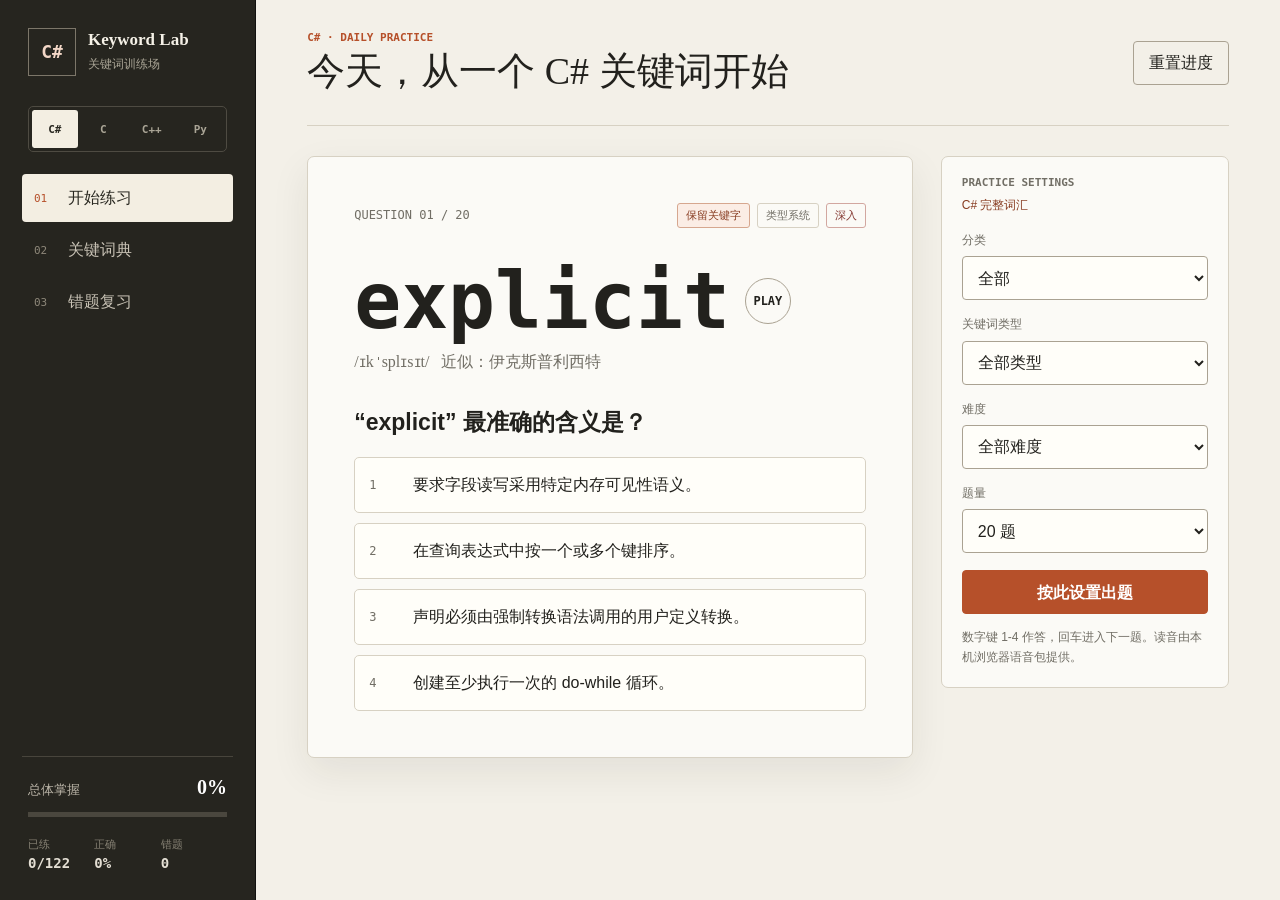
<file: index.html>
<!doctype html>
<html lang="zh-CN">
<head>
  <meta charset="utf-8">
  <meta name="viewport" content="width=device-width, initial-scale=1">
  <meta name="color-scheme" content="light">
  <meta name="description" content="离线 C、C++、C#、Python 关键词刷题、发音与详细解释工具">
  <title>Keyword Lab - C / C++ / C# / Python 关键词刷题</title>
  <link rel="stylesheet" href="styles.css">
</head>
<body>
  <div class="app-shell">
    <aside class="sidebar" aria-label="主导航">
      <div class="brand">
        <div class="brand-mark" id="brandMark" aria-hidden="true">C#</div>
        <div>
          <strong>Keyword Lab</strong>
          <span>关键词训练场</span>
        </div>
      </div>

      <div class="language-switch" aria-label="选择编程语言">
        <button class="language-button is-active" type="button" data-language="csharp">C#</button>
        <button class="language-button" type="button" data-language="c">C</button>
        <button class="language-button" type="button" data-language="cpp">C++</button>
        <button class="language-button" type="button" data-language="python" aria-label="Python" title="Python">Py</button>
      </div>

      <nav class="nav-list">
        <button class="nav-item is-active" data-view="practice" type="button">
          <span class="nav-index">01</span><span>开始练习</span>
        </button>
        <button class="nav-item" data-view="dictionary" type="button">
          <span class="nav-index">02</span><span>关键词典</span>
        </button>
        <button class="nav-item" data-view="wrong" type="button">
          <span class="nav-index">03</span><span>错题复习</span>
        </button>
      </nav>

      <div class="side-progress" aria-label="学习进度">
        <div class="progress-heading"><span>总体掌握</span><strong id="masteryPercent">0%</strong></div>
        <div class="progress-track"><span id="masteryBar"></span></div>
        <dl>
          <div><dt>已练</dt><dd id="seenCount">0</dd></div>
          <div><dt>正确</dt><dd id="correctRate">0%</dd></div>
          <div><dt>错题</dt><dd id="wrongCount">0</dd></div>
        </dl>
        <button class="side-reset" type="button" data-reset-progress>重置学习记录</button>
      </div>
    </aside>

    <main class="main-area">
      <header class="topbar">
        <button class="mobile-menu" id="mobileMenu" type="button" aria-label="打开导航" aria-expanded="false">菜单</button>
        <div>
          <p class="eyebrow" id="viewEyebrow">DAILY PRACTICE</p>
          <h1 id="viewTitle">今天，从一个关键词开始</h1>
        </div>
        <button class="quiet-button" id="resetProgress" type="button" data-reset-progress>重置进度</button>
      </header>
      <div id="app" aria-live="polite"></div>
    </main>
  </div>

  <div class="toast" id="toast" role="status" aria-live="polite"></div>
  <script src="data.js"></script>
  <script src="data-c.js"></script>
  <script src="data-cpp.js"></script>
  <script src="data-python.js"></script>
  <script src="app.js"></script>
</body>
</html>
</file>
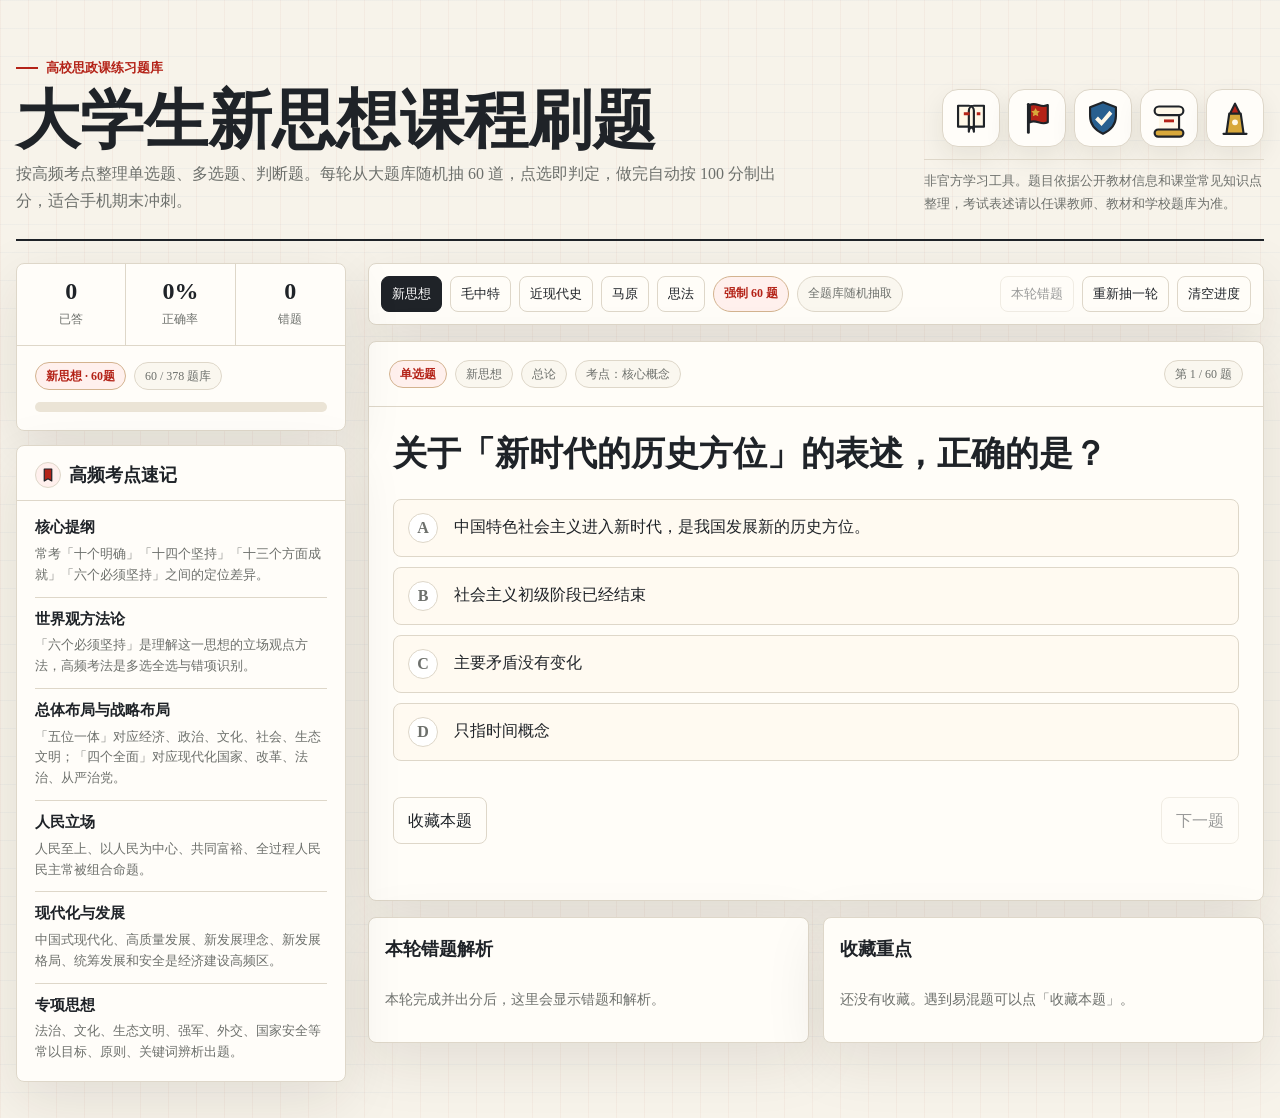
<file: sizheng-quiz.html>
﻿<!doctype html>
<!--
Huashu-design pass 1 assumptions:
- 目标用户：正在准备《习近平新时代中国特色社会主义思想概论》课程考试的大学生。
- 使用场景：电脑或手机浏览器离线刷题，重点是快速记忆高频概念、即时纠错、沉淀错题。
- 信息架构：左侧高频考点和进度，右侧刷题主流程；移动端改为上下布局。
- 内容边界：这是非官方学习练习题库，题目按公开教材/课堂常见口径整理，最终以任课教师和教材为准。
- 设计策略：学习工具优先，不做宣传落地页；色彩采用纸面白、深墨、红色强调和少量青绿色反馈，避免单一红色铺满造成疲劳。
-->
<html lang="zh-CN">
<head>
  <meta charset="utf-8">
  <meta name="viewport" content="width=device-width, initial-scale=1">
  <title>大学生新思想课程刷题</title>
  <style>
    :root {
      --paper: #f7f3ea;
      --panel: #fffdf8;
      --ink: #1f2328;
      --muted: #6d706c;
      --line: #ded7c9;
      --red: #b42318;
      --red-soft: #fff0ed;
      --green: #24745a;
      --green-soft: #edf8f4;
      --blue: #285f8f;
      --blue-soft: #eef6ff;
      --gold: #8b6418;
      --shadow: 0 18px 60px rgba(43, 34, 17, .10);
      --radius: 8px;
    }

    * { box-sizing: border-box; }

    html { scroll-behavior: smooth; }

    body {
      margin: 0;
      min-height: 100vh;
      color: var(--ink);
      background:
        linear-gradient(90deg, rgba(180, 35, 24, .045) 1px, transparent 1px),
        linear-gradient(180deg, rgba(40, 95, 143, .035) 1px, transparent 1px),
        var(--paper);
      background-size: 28px 28px;
      font-family: "Noto Serif SC", "Source Han Serif SC", "Songti SC", "SimSun", serif;
      line-height: 1.7;
    }

    button, input, select {
      font: inherit;
    }

    button {
      min-height: 44px;
      border: 1px solid var(--line);
      background: var(--panel);
      color: var(--ink);
      border-radius: var(--radius);
      padding: 9px 14px;
      cursor: pointer;
      transition: transform .18s ease, border-color .18s ease, background .18s ease, color .18s ease;
    }

    button:hover {
      transform: translateY(-1px);
      border-color: color-mix(in oklch, var(--red) 45%, var(--line));
    }

    button.primary {
      background: var(--red);
      border-color: var(--red);
      color: white;
      font-weight: 700;
    }

    button.ghost {
      background: transparent;
    }

    button.small {
      min-height: 36px;
      padding: 6px 10px;
      font-size: 13px;
    }

    button.active {
      background: var(--ink);
      border-color: var(--ink);
      color: white;
    }

    button:disabled {
      opacity: .45;
      cursor: not-allowed;
      transform: none;
    }

    .shell {
      width: min(1440px, calc(100vw - 32px));
      margin: 0 auto;
      padding: 28px 0 36px;
    }

    .masthead {
      display: grid;
      grid-template-columns: minmax(0, 1fr) auto;
      gap: 20px;
      align-items: end;
      padding: 22px 0 24px;
      border-bottom: 2px solid var(--ink);
    }

    .eyebrow {
      display: inline-flex;
      align-items: center;
      gap: 8px;
      color: var(--red);
      font-size: 13px;
      font-weight: 800;
      letter-spacing: 0;
    }

    .eyebrow::before {
      content: "";
      width: 22px;
      height: 2px;
      background: var(--red);
      display: inline-block;
    }

    h1 {
      margin: 8px 0 6px;
      max-width: 900px;
      font-size: clamp(34px, 5vw, 72px);
      line-height: 1.05;
      letter-spacing: 0;
      text-wrap: balance;
    }

    .subtitle {
      max-width: 760px;
      margin: 0;
      color: var(--muted);
      font-size: 16px;
      text-wrap: pretty;
    }

    .source-note {
      max-width: 340px;
      color: var(--muted);
      font-size: 13px;
      border-top: 1px solid var(--line);
      padding-top: 10px;
    }

    .source-card {
      max-width: 390px;
      display: grid;
      gap: 12px;
      align-self: stretch;
      align-content: end;
    }

    .icon-strip {
      display: grid;
      grid-template-columns: repeat(5, 58px);
      gap: 8px;
      justify-content: end;
    }

    .cartoon-icon {
      width: 58px;
      height: 58px;
      display: grid;
      place-items: center;
      border: 1px solid var(--line);
      border-radius: 16px;
      background: color-mix(in oklch, var(--panel) 86%, white);
      box-shadow: 0 10px 26px rgba(43, 34, 17, .08);
    }

    .cartoon-icon svg {
      width: 46px;
      height: 46px;
      display: block;
    }

    .cartoon-icon .ink { stroke: var(--ink); }
    .cartoon-icon .red { fill: var(--red); }
    .cartoon-icon .gold { fill: #d8a83b; }
    .cartoon-icon .blue { fill: var(--blue); }
    .cartoon-icon .green { fill: var(--green); }
    .cartoon-icon .paper { fill: #fff8e8; }

    .panel-title {
      display: flex;
      align-items: center;
      gap: 8px;
    }

    .title-mark {
      width: 26px;
      height: 26px;
      display: inline-grid;
      place-items: center;
      border: 1px solid var(--line);
      border-radius: 999px;
      background: var(--red-soft);
      flex: 0 0 auto;
    }

    .title-mark svg {
      width: 18px;
      height: 18px;
      display: block;
    }

    .layout {
      display: grid;
      grid-template-columns: 330px minmax(0, 1fr);
      gap: 22px;
      margin-top: 22px;
      align-items: start;
    }

    .sidebar {
      position: sticky;
      top: 14px;
      display: grid;
      gap: 14px;
    }

    .panel {
      background: color-mix(in oklch, var(--panel) 92%, white);
      border: 1px solid var(--line);
      border-radius: var(--radius);
      box-shadow: var(--shadow);
      overflow: hidden;
    }

    .panel-head {
      padding: 16px 18px 12px;
      border-bottom: 1px solid var(--line);
    }

    .panel-title {
      margin: 0;
      font-size: 18px;
      line-height: 1.35;
    }

    .panel-body {
      padding: 16px 18px 18px;
    }

    .stats {
      display: grid;
      grid-template-columns: repeat(3, 1fr);
      border-bottom: 1px solid var(--line);
    }

    .stat {
      padding: 14px 10px;
      text-align: center;
      border-right: 1px solid var(--line);
    }

    .stat:last-child { border-right: 0; }

    .stat strong {
      display: block;
      font-size: 24px;
      line-height: 1.1;
    }

    .stat span {
      color: var(--muted);
      font-size: 12px;
    }

    .progress {
      height: 10px;
      background: #ebe4d6;
      border-radius: 999px;
      overflow: hidden;
      margin-top: 12px;
    }

    .progress i {
      display: block;
      height: 100%;
      width: 0%;
      background: linear-gradient(90deg, var(--red), var(--gold));
      transition: width .3s ease;
    }

    .topic-list {
      display: grid;
      gap: 8px;
    }

    .topic {
      width: 100%;
      display: grid;
      grid-template-columns: 1fr auto;
      gap: 10px;
      text-align: left;
      align-items: center;
      min-height: 42px;
      background: transparent;
    }

    .topic span:first-child {
      overflow: hidden;
      text-overflow: ellipsis;
      white-space: nowrap;
    }

    .topic b {
      color: var(--muted);
      font-size: 12px;
      font-weight: 500;
    }

    .point-grid {
      display: grid;
      gap: 11px;
    }

    .point {
      border-bottom: 1px solid var(--line);
      padding-bottom: 11px;
    }

    .point:last-child {
      border-bottom: 0;
      padding-bottom: 0;
    }

    .point h3 {
      margin: 0 0 5px;
      font-size: 15px;
      line-height: 1.45;
    }

    .point p {
      margin: 0;
      color: var(--muted);
      font-size: 13px;
      line-height: 1.6;
    }

    .main {
      min-width: 0;
      display: grid;
      gap: 16px;
    }

    .toolbar {
      display: grid;
      grid-template-columns: 1fr auto;
      gap: 12px;
      align-items: center;
      background: var(--panel);
      border: 1px solid var(--line);
      border-radius: var(--radius);
      padding: 12px;
      box-shadow: var(--shadow);
    }

    .seg {
      display: flex;
      flex-wrap: wrap;
      gap: 8px;
    }

    .command-row {
      display: flex;
      flex-wrap: wrap;
      gap: 8px;
      justify-content: flex-end;
    }

    .command-row button.active {
      background: var(--red-soft);
      border-color: color-mix(in oklch, var(--red) 42%, var(--line));
      color: var(--red);
    }

    .quiz {
      background: var(--panel);
      border: 1px solid var(--line);
      border-radius: var(--radius);
      box-shadow: var(--shadow);
      min-height: 560px;
      overflow: hidden;
    }

    .quiz.done {
      display: none;
    }

    .quiz-top {
      display: grid;
      grid-template-columns: 1fr auto;
      gap: 12px;
      padding: 18px 20px;
      border-bottom: 1px solid var(--line);
      align-items: center;
    }

    .badge-row {
      display: flex;
      flex-wrap: wrap;
      gap: 8px;
    }

    .badge {
      display: inline-flex;
      align-items: center;
      min-height: 28px;
      border: 1px solid var(--line);
      border-radius: 999px;
      padding: 2px 10px;
      font-size: 12px;
      color: var(--muted);
      background: #faf7ef;
      white-space: nowrap;
    }

    .badge.red {
      border-color: color-mix(in oklch, var(--red) 25%, var(--line));
      background: var(--red-soft);
      color: var(--red);
      font-weight: 700;
    }

    .quiz-body {
      padding: 24px 24px 18px;
    }

    .question {
      margin: 0 0 22px;
      font-size: clamp(22px, 3vw, 34px);
      line-height: 1.35;
      text-wrap: pretty;
    }

    .options {
      display: grid;
      gap: 10px;
    }

    .option {
      display: grid;
      grid-template-columns: 34px 1fr;
      gap: 12px;
      align-items: start;
      width: 100%;
      min-height: 58px;
      padding: 13px 14px;
      border: 1px solid var(--line);
      border-radius: var(--radius);
      background: #fffaf1;
      text-align: left;
    }

    .option:hover {
      transform: none;
      border-color: color-mix(in oklch, var(--blue) 40%, var(--line));
    }

    .mark {
      width: 30px;
      height: 30px;
      display: inline-grid;
      place-items: center;
      border: 1px solid var(--line);
      border-radius: 999px;
      color: var(--muted);
      background: white;
      font-weight: 800;
      line-height: 1;
    }

    .option.selected {
      border-color: var(--blue);
      background: var(--blue-soft);
    }

    .option.selected .mark {
      border-color: var(--blue);
      color: white;
      background: var(--blue);
    }

    .option.correct {
      border-color: var(--green);
      background: var(--green-soft);
    }

    .option.correct .mark {
      border-color: var(--green);
      color: white;
      background: var(--green);
    }

    .option.wrong {
      border-color: var(--red);
      background: var(--red-soft);
    }

    .option.wrong .mark {
      border-color: var(--red);
      color: white;
      background: var(--red);
    }

    .option.locked {
      cursor: default;
    }

    .feedback {
      display: none;
      margin-top: 18px;
      border: 1px solid var(--line);
      border-radius: var(--radius);
      background: #fbf7ee;
      padding: 14px 16px;
    }

    .feedback.show {
      display: block;
    }

    .feedback strong {
      display: block;
      margin-bottom: 5px;
      color: var(--ink);
    }

    .feedback p {
      margin: 0;
      color: var(--muted);
    }

    .quiz-actions {
      display: flex;
      flex-wrap: wrap;
      gap: 10px;
      justify-content: space-between;
      align-items: center;
      padding: 18px 24px 24px;
    }

    .left-actions, .right-actions {
      display: flex;
      gap: 8px;
      flex-wrap: wrap;
    }

    .review {
      display: grid;
      grid-template-columns: repeat(2, minmax(0, 1fr));
      gap: 14px;
    }

    .result {
      display: none;
      background: var(--panel);
      border: 1px solid var(--line);
      border-radius: var(--radius);
      box-shadow: var(--shadow);
      padding: 24px;
    }

    .result.show {
      display: grid;
      gap: 18px;
    }

    .score {
      display: grid;
      grid-template-columns: auto 1fr;
      gap: 18px;
      align-items: center;
    }

    .score-number {
      width: 128px;
      height: 128px;
      display: grid;
      place-items: center;
      border: 2px solid var(--red);
      border-radius: 50%;
      color: var(--red);
      font-size: 40px;
      font-weight: 900;
      line-height: 1;
      background: var(--red-soft);
    }

    .score-copy h2 {
      margin: 0 0 4px;
      font-size: clamp(24px, 6vw, 42px);
      line-height: 1.2;
    }

    .score-copy p {
      margin: 0;
      color: var(--muted);
    }

    .result-actions {
      display: flex;
      flex-wrap: wrap;
      gap: 10px;
    }

    .review-block {
      background: var(--panel);
      border: 1px solid var(--line);
      border-radius: var(--radius);
      padding: 16px;
      box-shadow: var(--shadow);
    }

    .review-block h2 {
      margin: 0 0 10px;
      font-size: 18px;
    }

    .mini-list {
      display: grid;
      gap: 8px;
      max-height: 300px;
      overflow: auto;
      padding-right: 4px;
    }

    .mini-item {
      display: grid;
      gap: 4px;
      padding: 10px;
      border: 1px solid var(--line);
      border-radius: var(--radius);
      background: #fffaf1;
    }

    .mini-item button {
      width: fit-content;
    }

    .empty {
      color: var(--muted);
      font-size: 14px;
    }

    .footer-note {
      color: var(--muted);
      font-size: 12px;
      text-align: center;
      padding: 14px 0 0;
    }

    @media (max-width: 980px) {
      .masthead, .layout, .toolbar, .quiz-top, .review {
        grid-template-columns: 1fr;
      }

      .source-card {
        max-width: none;
        align-content: start;
      }

      .icon-strip {
        justify-content: start;
      }

      .sidebar {
        position: static;
      }

      .command-row {
        justify-content: flex-start;
      }
    }

    @media (max-width: 620px) {
      .shell {
        width: 100%;
        padding: 0 10px 18px;
      }

      .masthead {
        padding-top: 10px;
      }

      .source-note {
        max-width: none;
      }

      .source-card {
        gap: 8px;
      }

      .icon-strip {
        grid-template-columns: repeat(5, 1fr);
        gap: 6px;
      }

      .cartoon-icon {
        width: 100%;
        height: 46px;
        border-radius: 12px;
      }

      .cartoon-icon svg {
        width: 36px;
        height: 36px;
      }

      .quiz-body, .quiz-actions {
        padding-left: 14px;
        padding-right: 14px;
      }

      .option {
        grid-template-columns: 30px 1fr;
        padding: 12px;
      }

      .stats {
        grid-template-columns: 1fr 1fr 1fr;
      }

      .toolbar,
      .quiz,
      .result,
      .review-block,
      .panel {
        box-shadow: 0 10px 26px rgba(43, 34, 17, .08);
      }

      .question {
        font-size: 21px;
      }

      .quiz-top {
        padding: 14px;
      }

      .quiz-actions {
        position: sticky;
        bottom: 0;
        background: color-mix(in oklch, var(--panel) 92%, transparent);
        backdrop-filter: blur(14px);
        border-top: 1px solid var(--line);
      }

      .left-actions,
      .right-actions,
      .quiz-actions button {
        width: 100%;
      }

      .score {
        grid-template-columns: 1fr;
      }

      .score-number {
        width: 108px;
        height: 108px;
      }
    }
  </style>
</head>
<body>
  <main class="shell">
    <header class="masthead">
      <div>
        <div class="eyebrow">高校思政课练习题库</div>
        <h1>大学生新思想课程刷题</h1>
        <p class="subtitle">按高频考点整理单选题、多选题、判断题。每轮从大题库随机抽 60 道，点选即判定，做完自动按 100 分制出分，适合手机期末冲刺。</p>
      </div>
      <div class="source-card">
        <div class="icon-strip" aria-hidden="true">
          <span class="cartoon-icon">
            <svg viewBox="0 0 64 64" role="img">
              <path class="paper" d="M14 15h15c4 0 7 3 7 7v29c0-4-3-7-7-7H14z"/>
              <path class="paper" d="M50 15H36c-4 0-7 3-7 7v29c0-4 3-7 7-7h14z"/>
              <path class="ink" d="M14 15h15c4 0 7 3 7 7v29c0-4-3-7-7-7H14zM50 15H36c-4 0-7 3-7 7v29c0-4 3-7 7-7h14z" fill="none" stroke-width="3" stroke-linejoin="round"/>
              <path class="red" d="M22 24h8v4h-8zM40 24h5v4h-5z"/>
            </svg>
          </span>
          <span class="cartoon-icon">
            <svg viewBox="0 0 64 64" role="img">
              <path class="ink" d="M20 52V13" fill="none" stroke-width="4" stroke-linecap="round"/>
              <path class="red" d="M22 14c9-5 15 5 25 0v24c-10 5-16-5-25 0z"/>
              <path class="gold" d="M30 18l2 4 4 .5-3 3 .8 4.2-3.8-2-3.8 2 .8-4.2-3-3 4-.5z"/>
              <path class="ink" d="M22 14c9-5 15 5 25 0v24c-10 5-16-5-25 0z" fill="none" stroke-width="3" stroke-linejoin="round"/>
            </svg>
          </span>
          <span class="cartoon-icon">
            <svg viewBox="0 0 64 64" role="img">
              <path class="blue" d="M32 10l18 7v12c0 12-7 20-18 25-11-5-18-13-18-25V17z"/>
              <path class="paper" d="M25 30l5 5 11-13 4 4-15 17-9-9z"/>
              <path class="ink" d="M32 10l18 7v12c0 12-7 20-18 25-11-5-18-13-18-25V17z" fill="none" stroke-width="3" stroke-linejoin="round"/>
            </svg>
          </span>
          <span class="cartoon-icon">
            <svg viewBox="0 0 64 64" role="img">
              <path class="paper" d="M18 16h28a6 6 0 0 1 0 12H18a6 6 0 0 1 0-12zM18 28h28v20H18z"/>
              <path class="gold" d="M17 48h30a5 5 0 0 1 0 10H17a5 5 0 0 1 0-10z"/>
              <path class="ink" d="M18 16h28a6 6 0 0 1 0 12H18a6 6 0 0 1 0-12zM18 28h28v20H18M17 48h30a5 5 0 0 1 0 10H17a5 5 0 0 1 0-10z" fill="none" stroke-width="3" stroke-linejoin="round"/>
              <path class="red" d="M25 34h14v4H25z"/>
            </svg>
          </span>
          <span class="cartoon-icon">
            <svg viewBox="0 0 64 64" role="img">
              <path class="gold" d="M20 54h24l-4-28H24z"/>
              <path class="red" d="M25 26h14l-7-14z"/>
              <path class="paper" d="M28 38a4 4 0 1 0 8 0 4 4 0 0 0-8 0z"/>
              <path class="ink" d="M20 54h24l-4-28H24zM25 26h14l-7-14z" fill="none" stroke-width="3" stroke-linejoin="round"/>
              <path class="ink" d="M16 54h32" fill="none" stroke-width="3" stroke-linecap="round"/>
            </svg>
          </span>
        </div>
        <div class="source-note">非官方学习工具。题目依据公开教材信息和课堂常见知识点整理，考试表述请以任课教师、教材和学校题库为准。</div>
      </div>
    </header>

    <section class="layout">
      <aside class="sidebar">
        <section class="panel">
          <div class="stats">
            <div class="stat"><strong id="sDone">0</strong><span>已答</span></div>
            <div class="stat"><strong id="sRate">0%</strong><span>正确率</span></div>
            <div class="stat"><strong id="sWrong">0</strong><span>错题</span></div>
          </div>
          <div class="panel-body">
            <div class="badge-row">
              <span class="badge red" id="sScope">全部题型</span>
              <span class="badge" id="sTotal">0 题</span>
            </div>
            <div class="progress"><i id="bar"></i></div>
          </div>
        </section>

        <section class="panel">
          <div class="panel-head">
            <h2 class="panel-title">
              <span class="title-mark" aria-hidden="true">
                <svg viewBox="0 0 24 24">
                  <path d="M7 4h10v16l-5-3-5 3z" fill="#b42318"/>
                  <path d="M7 4h10v16l-5-3-5 3z" fill="none" stroke="#1f2328" stroke-width="1.6" stroke-linejoin="round"/>
                </svg>
              </span>
              高频考点速记
            </h2>
          </div>
          <div class="panel-body point-grid" id="pointGrid"></div>
        </section>
      </aside>

      <section class="main">
        <div class="toolbar">
          <div class="seg">
            <button class="small active" id="btnCourseXsd">新思想</button>
            <button class="small" id="btnCourseMao">毛中特</button>
            <button class="small" id="btnCourseHistory">近现代史</button>
            <button class="small" id="btnCourseMarx">马原</button>
            <button class="small" id="btnCourseEthics">思法</button>
            <span class="badge red">强制 60 题</span>
            <span class="badge">全题库随机抽取</span>
          </div>
          <div class="command-row">
            <button class="small" id="btnWrong">本轮错题</button>
            <button class="small" id="btnShuffle">重新抽一轮</button>
            <button class="small ghost" id="btnReset">清空进度</button>
          </div>
        </div>

        <article class="quiz" aria-live="polite">
          <div class="quiz-top">
            <div class="badge-row" id="questionMeta"></div>
            <div class="badge" id="counter">第 1 / 1 题</div>
          </div>
          <div class="quiz-body">
            <h2 class="question" id="questionText">加载中</h2>
            <div class="options" id="options"></div>
            <div class="feedback" id="feedback"></div>
          </div>
          <div class="quiz-actions">
            <div class="left-actions">
              <button id="btnStar">收藏本题</button>
            </div>
            <div class="right-actions">
              <button id="btnNext">下一题</button>
            </div>
          </div>
        </article>

        <section class="result" id="resultPanel">
          <div class="score">
            <div class="score-number" id="scoreNumber">0</div>
            <div class="score-copy">
              <h2 id="scoreTitle">本轮完成</h2>
              <p id="scoreText">60 道题已完成，满分 100 分。</p>
            </div>
          </div>
          <div class="result-actions">
            <button class="primary" id="btnRestart">重新开始刷题</button>
            <button id="btnReviewWrong">查看本轮错题解析</button>
          </div>
        </section>

        <section class="review">
          <div class="review-block">
            <h2>本轮错题解析</h2>
            <div class="mini-list" id="wrongBox"></div>
          </div>
          <div class="review-block">
            <h2>收藏重点</h2>
            <div class="mini-list" id="favBox"></div>
          </div>
        </section>
      </section>
    </section>

  </main>

  <script>
    const POINTS = {
      xsd: [
        { h: "核心提纲", p: "常考「十个明确」「十四个坚持」「十三个方面成就」「六个必须坚持」之间的定位差异。" },
        { h: "世界观方法论", p: "「六个必须坚持」是理解这一思想的立场观点方法，高频考法是多选全选与错项识别。" },
        { h: "总体布局与战略布局", p: "「五位一体」对应经济、政治、文化、社会、生态文明；「四个全面」对应现代化国家、改革、法治、从严治党。" },
        { h: "人民立场", p: "人民至上、以人民为中心、共同富裕、全过程人民民主常被组合命题。" },
        { h: "现代化与发展", p: "中国式现代化、高质量发展、新发展理念、新发展格局、统筹发展和安全是经济建设高频区。" },
        { h: "专项思想", p: "法治、文化、生态文明、强军、外交、国家安全等常以目标、原则、关键词辨析出题。" }
      ],
      mao: [
        { h: "新民主主义革命", p: "重点辨析社会性质、主要矛盾、革命对象、动力、领导力量、革命道路和三大法宝。" },
        { h: "社会主义改造", p: "高频考「一化三改」、农业合作化、手工业改造、和平赎买、公私合营和1956年制度确立。" },
        { h: "建设道路探索", p: "《论十大关系》、人民内部矛盾、社会主义社会基本矛盾和工业化道路是常见考点。" },
        { h: "邓小平理论", p: "抓住社会主义本质、初级阶段、基本路线、三个有利于、市场经济、一国两制。" },
        { h: "三个代表与科学发展观", p: "常考三个代表内容、立党之本，以及科学发展观的第一要义、核心立场、基本要求、根本方法。" },
        { h: "综合辨析", p: "毛泽东思想活的灵魂、群众路线、独立自主、改革发展稳定关系等容易混合出题。" }
      ],
      history: [
        { h: "近代国情与任务", p: "半殖民地半封建社会、两大主要矛盾、两大历史任务是全书基础题眼。" },
        { h: "反侵略与早期探索", p: "南京条约、马关条约、辛丑条约，以及太平天国、洋务运动、戊戌维新常作时间线辨析。" },
        { h: "辛亥革命", p: "三民主义、临时约法、结束君主专制和未完成反帝反封建任务是高频组合。" },
        { h: "五四与建党", p: "新文化运动、五四运动、新民主主义革命开端、马克思主义传播和中共二大纲领要分清。" },
        { h: "革命道路", p: "八七会议、南昌起义、井冈山道路、遵义会议是时间节点和意义题重点。" },
        { h: "抗战到新中国", p: "九一八、七七、抗日民族统一战线、持久战、三大战役、新中国成立常串联命题。" }
      ],
      marx: [
        { h: "唯物论", p: "物质、运动、静止、时间空间、意识本质和主观能动性要按固定表述记忆。" },
        { h: "辩证法", p: "联系发展、矛盾同一性斗争性、普遍性特殊性、主次矛盾、质量互变、否定之否定是核心。" },
        { h: "认识论", p: "实践决定认识、感性认识和理性认识、真理客观性、绝对性相对性经常出多选判断。" },
        { h: "历史唯物主义", p: "社会存在与社会意识、生产力生产关系、经济基础上层建筑、人民群众历史作用是高频区。" },
        { h: "政治经济学", p: "商品二因素、劳动二重性、价值规律、剩余价值、不变资本可变资本、资本主义基本矛盾。" },
        { h: "科学社会主义", p: "空想社会主义、唯物史观和剩余价值学说、无产阶级使命、共产主义社会特征常考。" }
      ],
      ethics: [
        { h: "人生观", p: "人生目的、人生态度、人生价值，以及个人与社会、人生价值评价尺度是基础题。" },
        { h: "理想信念", p: "理想信念作用、理想特征、信念特征、个人理想与社会理想关系常出辨析。" },
        { h: "中国精神", p: "民族精神核心是爱国主义，时代精神核心是改革创新，新时代爱国主义强调三者统一。" },
        { h: "核心价值观", p: "国家、社会、个人三个层面的12个词必须精确区分，勤学修德明辨笃实也常考。" },
        { h: "道德修养", p: "社会主义道德核心是为人民服务，原则是集体主义；社会公德、职业道德、家庭美德要分清。" },
        { h: "法治素养", p: "法律本质、社会主义法律本质、宪法地位、权利义务关系、尊法学法守法用法是高频。" }
      ]
    };

    const BASE_BANK = [
      { id: 1, type: "single", topic: "总论", q: "《习近平新时代中国特色社会主义思想概论》教材的主体结构通常表述为导论、若干章主体内容和结语。其中主体内容为多少章？", o: ["12章", "14章", "17章", "21章"], a: [2], exp: "新华社2023年8月28日报道称，《概论》由导论、17章主体内容和结语构成。" },
      { id: 2, type: "single", topic: "总论", q: "概括习近平新时代中国特色社会主义思想主要内容的常用表述是？", o: ["五位一体、四个全面、四个自信", "十个明确、十四个坚持、十三个方面成就", "三步走、两个一百年、三大改造", "一化三改、一体两翼、三大法宝"], a: [1], exp: "课程中通常以「十个明确」「十四个坚持」「十三个方面成就」概括主要内容。" },
      { id: 3, type: "single", topic: "总论", q: "习近平新时代中国特色社会主义思想的世界观和方法论集中体现为？", o: ["六个必须坚持", "四项基本原则", "五大发展理念", "三严三实"], a: [0], exp: "「六个必须坚持」被用于概括这一思想的世界观和方法论。" },
      { id: 4, type: "single", topic: "总论", q: "中国特色社会主义最本质的特征是？", o: ["共同富裕", "依法治国", "中国共产党领导", "市场在资源配置中起决定性作用"], a: [2], exp: "常考原句：党的领导是中国特色社会主义最本质的特征，也是中国特色社会主义制度的最大优势。" },
      { id: 5, type: "single", topic: "总论", q: "新时代我国社会主要矛盾是？", o: ["人民日益增长的物质文化需要同落后的社会生产之间的矛盾", "人民日益增长的美好生活需要和不平衡不充分的发展之间的矛盾", "生产力和生产关系之间的矛盾", "经济基础和上层建筑之间的矛盾"], a: [1], exp: "党的十九大报告对我国社会主要矛盾作出新的概括。" },
      { id: 6, type: "single", topic: "总论", q: "坚持和发展中国特色社会主义的总任务是？", o: ["实现社会主义现代化和中华民族伟大复兴", "全面建成小康社会", "建设社会主义法治国家", "实现区域协调发展"], a: [0], exp: "总任务是实现社会主义现代化和中华民族伟大复兴。" },
      { id: 7, type: "single", topic: "总论", q: "中国特色社会主义事业总体布局是？", o: ["四个全面", "五位一体", "三位一体", "两个大局"], a: [1], exp: "总体布局是经济建设、政治建设、文化建设、社会建设、生态文明建设「五位一体」。" },
      { id: 8, type: "single", topic: "总论", q: "中国特色社会主义事业战略布局是？", o: ["五位一体", "四个全面", "三步走战略", "一带一路"], a: [1], exp: "战略布局是全面建设社会主义现代化国家、全面深化改革、全面依法治国、全面从严治党。" },
      { id: 9, type: "single", topic: "方法论", q: "下列哪一项不属于「六个必须坚持」？", o: ["坚持人民至上", "坚持自信自立", "坚持系统观念", "坚持共同富裕优先"], a: [3], exp: "「六个必须坚持」包括人民至上、自信自立、守正创新、问题导向、系统观念、胸怀天下。" },
      { id: 10, type: "single", topic: "方法论", q: "「把马克思主义基本原理同中国具体实际相结合、同中华优秀传统文化相结合」通常称为？", o: ["两个维护", "两个结合", "两个确立", "两个大局"], a: [1], exp: "「两个结合」是马克思主义中国化时代化的重要方法论表述。" },
      { id: 11, type: "single", topic: "方法论", q: "「两个确立」中的一个确立是确立习近平同志党中央的核心、全党的核心地位，另一个是？", o: ["确立中国特色社会主义制度的根本制度地位", "确立习近平新时代中国特色社会主义思想的指导地位", "确立市场经济的基础性地位", "确立生态文明建设的优先地位"], a: [1], exp: "「两个确立」的另一项是确立习近平新时代中国特色社会主义思想的指导地位。" },
      { id: 12, type: "single", topic: "发展", q: "新发展理念包括创新、协调、绿色、开放和？", o: ["安全", "共享", "改革", "法治"], a: [1], exp: "新发展理念是创新、协调、绿色、开放、共享。" },
      { id: 13, type: "single", topic: "发展", q: "我国经济社会发展的鲜明主题通常表述为？", o: ["高速增长", "高质量发展", "粗放式扩张", "单一出口导向"], a: [1], exp: "进入新发展阶段，推动高质量发展是鲜明主题。" },
      { id: 14, type: "single", topic: "发展", q: "构建新发展格局的关键表述是？", o: ["以国际循环为主体", "以国内大循环为主体、国内国际双循环相互促进", "以投资拉动为主体", "以资源出口为主体"], a: [1], exp: "新发展格局强调国内大循环主体地位和双循环相互促进。" },
      { id: 15, type: "single", topic: "发展", q: "中国式现代化的本质要求之一是？", o: ["照搬西方现代化模式", "实现高速度增长即可", "丰富人民精神世界", "优先发展资本输出"], a: [2], exp: "中国式现代化的本质要求包括丰富人民精神世界、实现全体人民共同富裕等。" },
      { id: 16, type: "single", topic: "人民", q: "全过程人民民主强调民主不是装饰品，而是要用来解决？", o: ["人民需要解决的问题", "市场自动解决的问题", "少数人内部协商的问题", "国际贸易争端"], a: [0], exp: "全过程人民民主强调最广泛、最真实、最管用，落脚到解决人民需要解决的问题。" },
      { id: 17, type: "single", topic: "人民", q: "扎实推动共同富裕的对象是？", o: ["少数地区", "部分群体", "全体人民", "特定行业"], a: [2], exp: "共同富裕是全体人民共同富裕，不是少数人的富裕，也不是整齐划一的平均主义。" },
      { id: 18, type: "single", topic: "法治", q: "全面推进依法治国的总目标是？", o: ["建设中国特色社会主义法治体系、建设社会主义法治国家", "建设服务型政府", "实现司法完全脱离党的领导", "以道德治理代替法律治理"], a: [0], exp: "总目标是建设中国特色社会主义法治体系、建设社会主义法治国家。" },
      { id: 19, type: "single", topic: "法治", q: "全面依法治国最根本的保证是？", o: ["党的领导", "经济增长", "地方自主", "行业自律"], a: [0], exp: "坚持党对全面依法治国的领导，是社会主义法治的根本要求和最根本保证。" },
      { id: 20, type: "single", topic: "文化", q: "坚定文化自信，核心是坚持中国特色社会主义文化发展道路。下列哪项不属于文化建设常见考点？", o: ["社会主义核心价值观", "中华优秀传统文化创造性转化、创新性发展", "构建中国话语和中国叙事体系", "完全取消文化交流互鉴"], a: [3], exp: "文化建设强调文明交流互鉴，而不是取消交流互鉴。" },
      { id: 21, type: "single", topic: "生态", q: "生态文明建设中被反复考查的形象表述是？", o: ["绿水青山就是金山银山", "先污染后治理", "资源无限供给", "发展可以不计生态成本"], a: [0], exp: "「绿水青山就是金山银山」是生态文明思想的重要理念。" },
      { id: 22, type: "single", topic: "安全", q: "总体国家安全观的宗旨是？", o: ["人民安全", "政治安全", "经济安全", "军事安全"], a: [0], exp: "总体国家安全观以人民安全为宗旨，以政治安全为根本。" },
      { id: 23, type: "single", topic: "强军", q: "党在新时代的强军目标是建设一支怎样的人民军队？", o: ["数量优先、装备优先、规模优先", "听党指挥、能打胜仗、作风优良", "市场化、职业化、地方化", "轻管理、重扩张、少纪律"], a: [1], exp: "强军目标的固定表述是听党指挥、能打胜仗、作风优良。" },
      { id: 24, type: "single", topic: "外交", q: "中国特色大国外交的重要目标之一是推动构建？", o: ["排他性军事同盟", "人类命运共同体", "单边霸权体系", "封闭型国际秩序"], a: [1], exp: "推动构建人类命运共同体是中国特色大国外交的重要理念。" },
      { id: 25, type: "single", topic: "党建", q: "新时代党的建设总要求强调，把党的什么建设摆在首位？", o: ["政治建设", "组织建设", "作风建设", "纪律建设"], a: [0], exp: "新时代党的建设总要求强调以党的政治建设为统领，把政治建设摆在首位。" },

      { id: 26, type: "multi", topic: "方法论", q: "下列属于「六个必须坚持」的有？", o: ["人民至上", "自信自立", "守正创新", "胸怀天下"], a: [0,1,2,3], exp: "四项均属于「六个必须坚持」。另外两项是问题导向、系统观念。" },
      { id: 27, type: "multi", topic: "方法论", q: "下列属于「两个结合」内容的有？", o: ["同中国具体实际相结合", "同中华优秀传统文化相结合", "同西方政治制度相结合", "同短期经济指标相结合"], a: [0,1], exp: "「两个结合」指同中国具体实际相结合、同中华优秀传统文化相结合。" },
      { id: 28, type: "multi", topic: "总论", q: "下列属于「五位一体」总体布局的有？", o: ["经济建设", "政治建设", "文化建设", "生态文明建设"], a: [0,1,2,3], exp: "「五位一体」还包括社会建设。四个选项都属于其中。" },
      { id: 29, type: "multi", topic: "总论", q: "下列属于「四个全面」战略布局的有？", o: ["全面建设社会主义现代化国家", "全面深化改革", "全面依法治国", "全面从严治党"], a: [0,1,2,3], exp: "四个选项构成新时代「四个全面」战略布局。" },
      { id: 30, type: "multi", topic: "发展", q: "新发展理念包括？", o: ["创新", "协调", "绿色", "共享"], a: [0,1,2,3], exp: "新发展理念为创新、协调、绿色、开放、共享。此题四项均正确。" },
      { id: 31, type: "multi", topic: "发展", q: "中国式现代化的中国特色包括？", o: ["人口规模巨大的现代化", "全体人民共同富裕的现代化", "物质文明和精神文明相协调的现代化", "人与自然和谐共生的现代化"], a: [0,1,2,3], exp: "中国式现代化还包括走和平发展道路的现代化。" },
      { id: 32, type: "multi", topic: "发展", q: "推动高质量发展需要正确处理的关系包括？", o: ["质的有效提升和量的合理增长", "发展和安全", "国内循环和国际循环", "政府作用和市场作用"], a: [0,1,2,3], exp: "高质量发展不是单一指标，常与统筹发展安全、双循环、市场和政府关系等一起命题。" },
      { id: 33, type: "multi", topic: "人民", q: "坚持以人民为中心的发展思想，通常要求做到？", o: ["发展为了人民", "发展依靠人民", "发展成果由人民共享", "把人民作为抽象口号而非实践主体"], a: [0,1,2], exp: "以人民为中心强调为了人民、依靠人民、成果由人民共享。" },
      { id: 34, type: "multi", topic: "人民", q: "全过程人民民主的特点可概括为？", o: ["最广泛", "最真实", "最管用", "只在选举环节体现"], a: [0,1,2], exp: "全过程人民民主强调全链条、全方位、全覆盖，不限于某一环节。" },
      { id: 35, type: "multi", topic: "法治", q: "全面依法治国要求共同推进？", o: ["依法治国", "依法执政", "依法行政", "以言代法"], a: [0,1,2], exp: "常考搭配：依法治国、依法执政、依法行政共同推进。" },
      { id: 36, type: "multi", topic: "法治", q: "法治中国建设强调一体建设？", o: ["法治国家", "法治政府", "法治社会", "法治市场"], a: [0,1,2], exp: "固定表述是法治国家、法治政府、法治社会一体建设。" },
      { id: 37, type: "multi", topic: "文化", q: "文化建设相关高频表述包括？", o: ["坚持党的文化领导权", "坚定文化自信", "培育和践行社会主义核心价值观", "促进文明交流互鉴"], a: [0,1,2,3], exp: "四项均属于文化建设中的常见关键词。" },
      { id: 38, type: "multi", topic: "文化", q: "社会主义核心价值观中属于国家层面的价值目标有？", o: ["富强", "民主", "文明", "和谐"], a: [0,1,2,3], exp: "国家层面是富强、民主、文明、和谐；社会层面和个人层面另有对应表述。" },
      { id: 39, type: "multi", topic: "生态", q: "生态文明建设常见原则包括？", o: ["坚持人与自然和谐共生", "统筹山水林田湖草沙系统治理", "用最严格制度最严密法治保护生态环境", "把生态保护同民生福祉割裂开"], a: [0,1,2], exp: "生态文明强调系统治理和制度法治，也强调良好生态环境是最普惠的民生福祉。" },
      { id: 40, type: "multi", topic: "安全", q: "总体国家安全观涵盖的安全领域包括？", o: ["政治安全", "经济安全", "文化安全", "社会安全"], a: [0,1,2,3], exp: "总体国家安全观覆盖多领域，四项均属于常见安全领域。" },
      { id: 41, type: "multi", topic: "强军", q: "人民军队建设必须坚持？", o: ["党对人民军队的绝对领导", "政治建军", "改革强军", "科技强军"], a: [0,1,2,3], exp: "强军思想中常见表述包括坚持党对人民军队绝对领导，政治建军、改革强军、科技强军、人才强军、依法治军等。" },
      { id: 42, type: "multi", topic: "外交", q: "中国特色大国外交常见关键词包括？", o: ["新型国际关系", "人类命运共同体", "共商共建共享", "和平发展道路"], a: [0,1,2,3], exp: "四项均是外交部分常见考点。" },
      { id: 43, type: "multi", topic: "党建", q: "新时代党的建设总体布局中包括？", o: ["政治建设", "思想建设", "组织建设", "纪律建设"], a: [0,1,2,3], exp: "党的建设包括政治、思想、组织、作风、纪律建设，并把制度建设贯穿其中。" },
      { id: 44, type: "multi", topic: "党建", q: "全面从严治党要求？", o: ["落实管党治党政治责任", "以伟大自我革命引领伟大社会革命", "深入推进反腐败斗争", "弱化党的政治建设"], a: [0,1,2], exp: "全面从严治党强调政治责任、自我革命和反腐败斗争，不是弱化政治建设。" },
      { id: 45, type: "multi", topic: "总论", q: "下列属于增强政治认同常考表述的有？", o: ["四个意识", "四个自信", "两个维护", "两个确立"], a: [0,1,2,3], exp: "这些概念常组合出现在课程总论和党的领导相关考点中。" },

      { id: 46, type: "judge", topic: "总论", q: "「十个明确」侧重回答新时代坚持和发展什么样的中国特色社会主义、怎样坚持和发展中国特色社会主义等重大问题。", o: ["正确", "错误"], a: [0], exp: "该判断符合课程常见表述。" },
      { id: 47, type: "judge", topic: "方法论", q: "「六个必须坚持」只是一组学习口号，不属于世界观和方法论层面的概括。", o: ["正确", "错误"], a: [1], exp: "错误。「六个必须坚持」正是世界观和方法论的重要概括。" },
      { id: 48, type: "judge", topic: "总论", q: "「五位一体」总体布局包括经济建设、政治建设、文化建设、社会建设、生态文明建设。", o: ["正确", "错误"], a: [0], exp: "正确，这是固定搭配。" },
      { id: 49, type: "judge", topic: "总论", q: "「四个全面」战略布局中的全面依法治国可以由全面从严治党完全替代。", o: ["正确", "错误"], a: [1], exp: "错误。二者各有内涵，不能相互替代。" },
      { id: 50, type: "judge", topic: "发展", q: "高质量发展意味着只追求增长速度，不考虑结构、效益和安全。", o: ["正确", "错误"], a: [1], exp: "错误。高质量发展强调质量、效益、结构、动力和安全等综合要求。" },
      { id: 51, type: "judge", topic: "发展", q: "新发展格局不是封闭的国内循环，而是开放的国内国际双循环。", o: ["正确", "错误"], a: [0], exp: "正确。新发展格局强调国内国际双循环相互促进。" },
      { id: 52, type: "judge", topic: "人民", q: "共同富裕是全体人民共同富裕，不是少数人的富裕，也不是平均主义。", o: ["正确", "错误"], a: [0], exp: "正确。此处常考对「共同富裕」的辨析。" },
      { id: 53, type: "judge", topic: "人民", q: "全过程人民民主只在投票选举当天体现，其他环节不属于民主过程。", o: ["正确", "错误"], a: [1], exp: "错误。全过程人民民主强调全链条、全方位、全覆盖。" },
      { id: 54, type: "judge", topic: "法治", q: "全面依法治国的总目标是建设中国特色社会主义法治体系、建设社会主义法治国家。", o: ["正确", "错误"], a: [0], exp: "正确，这是高频固定表述。" },
      { id: 55, type: "judge", topic: "文化", q: "坚定文化自信并不意味着拒绝文明交流互鉴。", o: ["正确", "错误"], a: [0], exp: "正确。文化自信与文明交流互鉴并不矛盾。" },
      { id: 56, type: "judge", topic: "生态", q: "生态文明建设强调统筹山水林田湖草沙系统治理。", o: ["正确", "错误"], a: [0], exp: "正确，这是生态文明部分常见表述。" },
      { id: 57, type: "judge", topic: "安全", q: "总体国家安全观以人民安全为宗旨，以政治安全为根本。", o: ["正确", "错误"], a: [0], exp: "正确。原因是总体国家安全观的固定表述就是以人民安全为宗旨、以政治安全为根本。" },
      { id: 58, type: "judge", topic: "强军", q: "党对人民军队的绝对领导是人民军队的建军之本、强军之魂。", o: ["正确", "错误"], a: [0], exp: "正确。强军部分高频考点。" },
      { id: 59, type: "judge", topic: "外交", q: "推动构建人类命运共同体是中国特色大国外交的重要理念。", o: ["正确", "错误"], a: [0], exp: "正确。原因是推动构建人类命运共同体与新型国际关系、和平发展道路一起，都是中国特色大国外交的重要内容。" },
      { id: 60, type: "judge", topic: "党建", q: "全面从严治党只需要抓思想教育，不需要制度建设和纪律建设。", o: ["正确", "错误"], a: [1], exp: "错误。全面从严治党强调多方面建设，并把制度建设贯穿其中。" }
    ];

    const HIGH_FREQ_FACTS = [
      { topic: "总论", key: "新时代的历史方位", desc: "中国特色社会主义进入新时代，是我国发展新的历史方位。", tags: ["新时代", "历史方位", "中国特色社会主义"], wrong: ["社会主义初级阶段已经结束", "主要矛盾没有变化", "只指时间概念"] },
      { topic: "总论", key: "社会主要矛盾", desc: "新时代我国社会主要矛盾是人民日益增长的美好生活需要和不平衡不充分的发展之间的矛盾。", tags: ["美好生活需要", "不平衡不充分", "新时代"], wrong: ["物质文化需要同落后生产", "阶级斗争为纲", "外部环境矛盾"] },
      { topic: "总论", key: "总任务", desc: "坚持和发展中国特色社会主义的总任务是实现社会主义现代化和中华民族伟大复兴。", tags: ["社会主义现代化", "民族复兴", "总任务"], wrong: ["单纯追求 GDP", "完成所有制改造", "全面建成小康社会即止步"] },
      { topic: "总论", key: "最本质特征", desc: "中国共产党领导是中国特色社会主义最本质的特征。", tags: ["党的领导", "最本质特征", "制度优势"], wrong: ["共同富裕是最本质特征", "市场经济是最本质特征", "依法治国是唯一特征"] },
      { topic: "总论", key: "最大制度优势", desc: "中国共产党领导是中国特色社会主义制度的最大优势。", tags: ["党的领导", "最大优势", "中国特色社会主义制度"], wrong: ["资源禀赋是最大优势", "人口规模是最大优势", "区域差异是最大优势"] },
      { topic: "总论", key: "五位一体", desc: "中国特色社会主义事业总体布局是经济建设、政治建设、文化建设、社会建设、生态文明建设五位一体。", tags: ["经济建设", "政治建设", "生态文明建设"], wrong: ["军事建设是总体布局之一", "外交建设替代社会建设", "只包括经济政治文化"] },
      { topic: "总论", key: "四个全面", desc: "中国特色社会主义事业战略布局是全面建设社会主义现代化国家、全面深化改革、全面依法治国、全面从严治党。", tags: ["现代化国家", "深化改革", "依法治国"], wrong: ["全面建成小康社会永远居首", "全面扩大出口", "全面平均分配"] },
      { topic: "总论", key: "两个确立", desc: "两个确立指确立习近平同志党中央的核心、全党的核心地位，确立习近平新时代中国特色社会主义思想的指导地位。", tags: ["核心地位", "指导地位", "政治认同"], wrong: ["确立市场主体地位", "确立地方中心地位", "确立西方制度模板"] },
      { topic: "总论", key: "两个维护", desc: "两个维护指坚决维护习近平总书记党中央的核心、全党的核心地位，坚决维护党中央权威和集中统一领导。", tags: ["核心地位", "党中央权威", "集中统一领导"], wrong: ["维护地方自主优先", "维护行业利益优先", "维护部门分散决策"] },
      { topic: "总论", key: "四个意识", desc: "四个意识是政治意识、大局意识、核心意识、看齐意识。", tags: ["政治意识", "大局意识", "看齐意识"], wrong: ["竞争意识", "利润意识", "流量意识"] },
      { topic: "总论", key: "四个自信", desc: "四个自信是道路自信、理论自信、制度自信、文化自信。", tags: ["道路自信", "理论自信", "文化自信"], wrong: ["技术自信", "资本自信", "地域自信"] },
      { topic: "总论", key: "十个明确", desc: "十个明确是习近平新时代中国特色社会主义思想的核心内容之一，集中体现理论层面的原创性贡献。", tags: ["核心内容", "理论概括", "原创性贡献"], wrong: ["只属于工作方法", "只涉及外交领域", "等同于五位一体"] },
      { topic: "总论", key: "十四个坚持", desc: "十四个坚持是新时代坚持和发展中国特色社会主义的基本方略。", tags: ["基本方略", "坚持和发展", "新时代"], wrong: ["只是一组口号", "只适用于经济领域", "替代党的基本路线"] },
      { topic: "总论", key: "十三个方面成就", desc: "十三个方面成就集中反映新时代党和国家事业取得的历史性成就、发生的历史性变革。", tags: ["历史性成就", "历史性变革", "新时代实践"], wrong: ["只反映地方经验", "只属于文化领域", "与新时代无关"] },
      { topic: "总论", key: "理论品格", desc: "习近平新时代中国特色社会主义思想是当代中国马克思主义、二十一世纪马克思主义。", tags: ["当代中国马克思主义", "二十一世纪马克思主义", "马克思主义中国化时代化"], wrong: ["脱离马克思主义", "只是一项行政政策", "只属于地方治理经验"] },

      { topic: "方法论", key: "六个必须坚持", desc: "六个必须坚持集中体现习近平新时代中国特色社会主义思想的世界观和方法论。", tags: ["世界观", "方法论", "立场观点方法"], wrong: ["只指经济指标", "只指组织纪律", "只指外交策略"] },
      { topic: "方法论", key: "坚持人民至上", desc: "坚持人民至上体现根本价值立场，强调人民是历史的创造者。", tags: ["人民立场", "历史创造者", "价值立场"], wrong: ["资本至上", "少数人至上", "流量至上"] },
      { topic: "方法论", key: "坚持自信自立", desc: "坚持自信自立强调中国的问题必须从中国基本国情出发，由中国人自己来解答。", tags: ["中国国情", "自主探索", "自信自立"], wrong: ["照搬外部模式", "依赖单一路径", "放弃独立思考"] },
      { topic: "方法论", key: "坚持守正创新", desc: "坚持守正创新强调坚持马克思主义基本原理和党的全面领导，同时不断推进理论和实践创新。", tags: ["守正", "创新", "党的领导"], wrong: ["只守不创", "只破不立", "否定基本原则"] },
      { topic: "方法论", key: "坚持问题导向", desc: "坚持问题导向要求聚焦实践遇到的新问题、改革发展稳定存在的深层次问题。", tags: ["问题意识", "实践问题", "深层次矛盾"], wrong: ["回避矛盾", "只看成绩", "不问现实问题"] },
      { topic: "方法论", key: "坚持系统观念", desc: "坚持系统观念要求用普遍联系、全面系统、发展变化的观点观察事物。", tags: ["普遍联系", "全面系统", "发展变化"], wrong: ["孤立片面", "只看局部", "静止不变"] },
      { topic: "方法论", key: "坚持胸怀天下", desc: "坚持胸怀天下强调以世界眼光关注人类前途命运，推动构建人类命运共同体。", tags: ["世界眼光", "人类命运共同体", "天下情怀"], wrong: ["封闭排他", "零和博弈", "只顾自身"] },
      { topic: "方法论", key: "两个结合", desc: "两个结合指把马克思主义基本原理同中国具体实际相结合、同中华优秀传统文化相结合。", tags: ["中国具体实际", "中华优秀传统文化", "马克思主义基本原理"], wrong: ["同资本逻辑结合", "同封建糟粕结合", "同短期流量结合"] },
      { topic: "方法论", key: "马克思主义中国化时代化", desc: "马克思主义中国化时代化要求立足中国实际、回应时代课题、推进理论创新。", tags: ["中国实际", "时代课题", "理论创新"], wrong: ["脱离实践", "照搬文本", "拒绝发展"] },
      { topic: "方法论", key: "实践基础上的理论创新", desc: "实践没有止境，理论创新也没有止境。", tags: ["实践", "理论创新", "与时俱进"], wrong: ["理论一成不变", "实践服从空想", "创新脱离人民"] },

      { topic: "发展", key: "新发展阶段", desc: "全面建设社会主义现代化国家、向第二个百年奋斗目标进军，标志我国进入新发展阶段。", tags: ["现代化国家", "第二个百年", "新发展阶段"], wrong: ["脱离社会主义初级阶段", "回到高速粗放阶段", "只指地区发展阶段"] },
      { topic: "发展", key: "新发展理念", desc: "新发展理念是创新、协调、绿色、开放、共享。", tags: ["创新", "协调", "共享"], wrong: ["封闭", "粗放", "短期"] },
      { topic: "发展", key: "创新发展", desc: "创新是引领发展的第一动力。", tags: ["第一动力", "科技创新", "发展动能"], wrong: ["资源消耗为第一动力", "低端扩张为第一动力", "重复建设为第一动力"] },
      { topic: "发展", key: "协调发展", desc: "协调发展注重解决发展不平衡问题。", tags: ["不平衡", "整体性", "协调性"], wrong: ["只重速度", "忽视区域差距", "单点冒进"] },
      { topic: "发展", key: "绿色发展", desc: "绿色发展注重解决人与自然和谐共生问题。", tags: ["人与自然", "和谐共生", "绿色低碳"], wrong: ["先污染后治理", "生态让位一切", "资源无限消耗"] },
      { topic: "发展", key: "开放发展", desc: "开放发展注重解决发展内外联动问题。", tags: ["内外联动", "互利共赢", "更高水平开放"], wrong: ["封闭循环", "排斥合作", "单边封锁"] },
      { topic: "发展", key: "共享发展", desc: "共享发展注重解决社会公平正义问题。", tags: ["公平正义", "共同享有", "民生福祉"], wrong: ["少数人独享", "平均主义替代发展", "只看资本收益"] },
      { topic: "发展", key: "高质量发展", desc: "高质量发展是全面建设社会主义现代化国家的首要任务。", tags: ["首要任务", "质量效益", "现代化建设"], wrong: ["高速度就是全部", "粗放扩张", "只看总量"] },
      { topic: "发展", key: "新发展格局", desc: "新发展格局以国内大循环为主体、国内国际双循环相互促进。", tags: ["国内大循环", "双循环", "开放循环"], wrong: ["封闭国内循环", "国际循环唯一主体", "取消对外开放"] },
      { topic: "发展", key: "供给侧结构性改革", desc: "供给侧结构性改革是推动经济高质量发展的主线之一。", tags: ["供给体系", "结构优化", "高质量发展"], wrong: ["单纯刺激需求", "只靠房地产扩张", "低端重复供给"] },
      { topic: "发展", key: "实体经济", desc: "建设现代化产业体系要坚持把发展经济的着力点放在实体经济上。", tags: ["实体经济", "现代化产业体系", "着力点"], wrong: ["脱实向虚", "只发展虚拟炒作", "弱化制造基础"] },
      { topic: "发展", key: "科技自立自强", desc: "科技自立自强是国家强盛之基、安全之要。", tags: ["科技创新", "自立自强", "国家安全"], wrong: ["完全依赖进口", "放弃关键核心技术", "忽视基础研究"] },
      { topic: "发展", key: "教育科技人才", desc: "教育、科技、人才是全面建设社会主义现代化国家的基础性、战略性支撑。", tags: ["教育", "科技", "人才"], wrong: ["流量", "投机", "短期炒作"] },
      { topic: "发展", key: "乡村振兴", desc: "全面推进乡村振兴是新时代做好三农工作的总抓手。", tags: ["三农工作", "乡村振兴", "农业农村现代化"], wrong: ["削弱农业基础", "只发展城市", "放弃农村公共服务"] },
      { topic: "发展", key: "区域协调发展", desc: "区域协调发展强调促进各地区比较优势充分发挥、协调联动。", tags: ["比较优势", "协调联动", "区域战略"], wrong: ["地区割裂", "一刀切同质化", "只顾单一区域"] },

      { topic: "现代化", key: "中国式现代化", desc: "中国式现代化是中国共产党领导的社会主义现代化。", tags: ["党的领导", "社会主义现代化", "中国特色"], wrong: ["资本主义现代化", "照搬西方模式", "去政治化现代化"] },
      { topic: "现代化", key: "人口规模巨大", desc: "人口规模巨大的现代化是中国式现代化的重要中国特色。", tags: ["人口规模巨大", "中国特色", "现代化"], wrong: ["只适合少数人", "排除人口因素", "小国模板照搬"] },
      { topic: "现代化", key: "共同富裕现代化", desc: "全体人民共同富裕的现代化是中国式现代化的重要中国特色。", tags: ["全体人民", "共同富裕", "现代化"], wrong: ["少数人富裕", "两极分化", "平均主义停滞"] },
      { topic: "现代化", key: "两个文明协调", desc: "物质文明和精神文明相协调的现代化是中国式现代化的重要中国特色。", tags: ["物质文明", "精神文明", "协调"], wrong: ["只重物质", "只重精神口号", "割裂两个文明"] },
      { topic: "现代化", key: "人与自然和谐共生现代化", desc: "人与自然和谐共生的现代化是中国式现代化的重要中国特色。", tags: ["人与自然", "和谐共生", "绿色发展"], wrong: ["高污染现代化", "自然服从一切开发", "只算经济账"] },
      { topic: "现代化", key: "和平发展道路", desc: "走和平发展道路的现代化是中国式现代化的重要中国特色。", tags: ["和平发展", "互利共赢", "不称霸"], wrong: ["殖民掠夺", "霸权扩张", "零和对抗"] },
      { topic: "现代化", key: "本质要求", desc: "中国式现代化的本质要求包括坚持中国共产党领导、坚持中国特色社会主义、实现高质量发展等。", tags: ["党的领导", "中国特色社会主义", "高质量发展"], wrong: ["照搬西方制度", "放弃共同富裕", "牺牲生态环境"] },
      { topic: "现代化", key: "两步走战略安排", desc: "全面建成社会主义现代化强国，总的战略安排是分两步走。", tags: ["两步走", "现代化强国", "战略安排"], wrong: ["一步到位", "只到2035年停止", "没有长期安排"] },

      { topic: "人民", key: "以人民为中心", desc: "以人民为中心的发展思想强调发展为了人民、发展依靠人民、发展成果由人民共享。", tags: ["为了人民", "依靠人民", "成果共享"], wrong: ["为了资本", "依靠少数人", "成果独享"] },
      { topic: "人民", key: "人民立场", desc: "人民立场是中国共产党的根本政治立场。", tags: ["人民立场", "根本政治立场", "党的性质宗旨"], wrong: ["资本立场", "少数利益立场", "部门立场"] },
      { topic: "人民", key: "共同富裕", desc: "共同富裕是全体人民共同富裕，是社会主义的本质要求。", tags: ["全体人民", "社会主义本质要求", "共同富裕"], wrong: ["少数人富裕", "同步同等富裕", "平均主义"] },
      { topic: "人民", key: "全过程人民民主", desc: "全过程人民民主是最广泛、最真实、最管用的社会主义民主。", tags: ["最广泛", "最真实", "最管用"], wrong: ["只在投票日体现", "形式装饰", "少数人内部民主"] },
      { topic: "人民", key: "民主不是装饰品", desc: "民主不是装饰品，不是用来做摆设的，而是要用来解决人民需要解决的问题。", tags: ["解决问题", "人民需要", "民主实效"], wrong: ["只做摆设", "只看仪式", "脱离人民问题"] },
      { topic: "人民", key: "民生福祉", desc: "增进民生福祉是发展的根本目的。", tags: ["民生福祉", "根本目的", "发展成果"], wrong: ["发展目的只为资本积累", "民生可有可无", "只看指标不看人民感受"] },
      { topic: "人民", key: "人民当家作主", desc: "人民当家作主是社会主义民主政治的本质和核心。", tags: ["人民当家作主", "社会主义民主政治", "本质和核心"], wrong: ["少数人治理", "资本主导政治", "形式民主"] },
      { topic: "人民", key: "基层治理", desc: "基层治理是国家治理的基石，关系人民群众切身利益。", tags: ["基层治理", "国家治理基石", "群众利益"], wrong: ["基层不重要", "只靠上级命令", "群众无需参与"] },

      { topic: "改革", key: "全面深化改革总目标", desc: "全面深化改革总目标是完善和发展中国特色社会主义制度、推进国家治理体系和治理能力现代化。", tags: ["制度完善发展", "治理体系", "治理能力现代化"], wrong: ["改变社会主义方向", "只改经济不改治理", "削弱制度建设"] },
      { topic: "改革", key: "改革开放", desc: "改革开放是决定当代中国命运的关键一招。", tags: ["关键一招", "当代中国命运", "改革开放"], wrong: ["临时权宜之计", "只属于过去", "与现代化无关"] },
      { topic: "改革", key: "改革方向", desc: "全面深化改革必须坚持和完善中国特色社会主义制度。", tags: ["中国特色社会主义制度", "改革方向", "制度优势"], wrong: ["改旗易帜", "照搬外部制度", "否定制度根基"] },
      { topic: "改革", key: "国家治理现代化", desc: "国家治理体系和治理能力现代化是全面深化改革的重要目标。", tags: ["治理体系", "治理能力", "现代化"], wrong: ["治理碎片化", "治理随意化", "削弱制度执行"] },

      { topic: "法治", key: "全面依法治国总目标", desc: "全面依法治国总目标是建设中国特色社会主义法治体系、建设社会主义法治国家。", tags: ["法治体系", "法治国家", "中国特色社会主义"], wrong: ["以人治代替法治", "法律可有可无", "照搬外国法系"] },
      { topic: "法治", key: "党的领导与法治", desc: "党的领导是全面依法治国最根本的保证。", tags: ["党的领导", "根本保证", "依法治国"], wrong: ["党的领导与法治对立", "司法完全脱离政治方向", "弱化党的领导"] },
      { topic: "法治", key: "法治中国一体建设", desc: "法治中国建设要求法治国家、法治政府、法治社会一体建设。", tags: ["法治国家", "法治政府", "法治社会"], wrong: ["只建法治政府", "只靠道德治理", "只管司法机关"] },
      { topic: "法治", key: "科学立法严格执法公正司法全民守法", desc: "全面依法治国要推进科学立法、严格执法、公正司法、全民守法。", tags: ["科学立法", "严格执法", "公正司法"], wrong: ["选择执法", "以言代法", "少数人守法"] },
      { topic: "法治", key: "宪法实施", desc: "全面依法治国必须维护宪法权威，保证宪法实施。", tags: ["宪法权威", "宪法实施", "法治根基"], wrong: ["宪法可虚置", "部门规章高于宪法", "权力不受规范"] },
      { topic: "法治", key: "良法善治", desc: "法治建设追求良法善治，把制度优势转化为治理效能。", tags: ["良法", "善治", "治理效能"], wrong: ["有法不依", "粗暴治理", "制度空转"] },

      { topic: "文化", key: "文化自信", desc: "文化自信是更基础、更广泛、更深厚的自信。", tags: ["更基础", "更广泛", "更深厚"], wrong: ["拒绝交流", "盲目自大", "否定传统"] },
      { topic: "文化", key: "社会主义核心价值观国家层面", desc: "社会主义核心价值观国家层面是富强、民主、文明、和谐。", tags: ["富强", "民主", "和谐"], wrong: ["自由平等", "爱国敬业", "诚信友善"] },
      { topic: "文化", key: "社会主义核心价值观社会层面", desc: "社会主义核心价值观社会层面是自由、平等、公正、法治。", tags: ["自由", "平等", "法治"], wrong: ["富强民主", "爱国敬业", "文明和谐"] },
      { topic: "文化", key: "社会主义核心价值观个人层面", desc: "社会主义核心价值观个人层面是爱国、敬业、诚信、友善。", tags: ["爱国", "敬业", "诚信"], wrong: ["富强民主", "自由平等", "文明法治"] },
      { topic: "文化", key: "中华优秀传统文化", desc: "中华优秀传统文化要创造性转化、创新性发展。", tags: ["创造性转化", "创新性发展", "优秀传统文化"], wrong: ["全盘复古", "全盘否定", "静态封存"] },
      { topic: "文化", key: "意识形态工作", desc: "意识形态工作是为国家立心、为民族立魂的工作。", tags: ["国家立心", "民族立魂", "意识形态"], wrong: ["可有可无", "只属文娱行业", "与安全无关"] },
      { topic: "文化", key: "新闻舆论工作", desc: "新闻舆论工作要坚持正确政治方向、舆论导向、价值取向。", tags: ["政治方向", "舆论导向", "价值取向"], wrong: ["流量至上", "猎奇至上", "脱离人民"] },
      { topic: "文化", key: "文明交流互鉴", desc: "坚定文化自信并不排斥文明交流互鉴。", tags: ["文化自信", "交流互鉴", "开放包容"], wrong: ["封闭排外", "全盘照搬", "取消交流"] },

      { topic: "生态", key: "绿水青山就是金山银山", desc: "绿水青山就是金山银山体现保护生态环境就是保护生产力、改善生态环境就是发展生产力。", tags: ["绿水青山", "金山银山", "生产力"], wrong: ["先污染后治理", "生态无价值", "只要金山银山"] },
      { topic: "生态", key: "人与自然和谐共生", desc: "人与自然和谐共生是中国式现代化的重要特征，也是生态文明建设的核心要求。", tags: ["人与自然", "和谐共生", "生态文明"], wrong: ["征服自然", "无限开发", "割裂生态与发展"] },
      { topic: "生态", key: "系统治理", desc: "生态保护要统筹山水林田湖草沙系统治理。", tags: ["山水林田湖草沙", "系统治理", "统筹"], wrong: ["头痛医头", "单一治理", "局部割裂"] },
      { topic: "生态", key: "最严格制度最严密法治", desc: "保护生态环境必须依靠最严格制度、最严密法治。", tags: ["最严格制度", "最严密法治", "生态保护"], wrong: ["只靠自觉", "无约束开发", "制度可松可紧"] },
      { topic: "生态", key: "双碳目标", desc: "碳达峰碳中和是推动高质量发展的内在要求。", tags: ["碳达峰", "碳中和", "高质量发展"], wrong: ["与发展无关", "只靠口号", "放弃能源安全"] },
      { topic: "生态", key: "生态民生", desc: "良好生态环境是最普惠的民生福祉。", tags: ["良好生态", "普惠民生", "民生福祉"], wrong: ["生态与民生无关", "污染也是福利", "只看短期收益"] },

      { topic: "安全", key: "总体国家安全观", desc: "总体国家安全观以人民安全为宗旨、以政治安全为根本、以经济安全为基础。", tags: ["人民安全", "政治安全", "经济安全"], wrong: ["以资本安全为宗旨", "以娱乐安全为根本", "只看军事安全"] },
      { topic: "安全", key: "政治安全", desc: "政治安全是国家安全的根本。", tags: ["政治安全", "根本", "国家安全"], wrong: ["流量安全是根本", "局部利益是根本", "消费安全是根本"] },
      { topic: "安全", key: "人民安全", desc: "人民安全是国家安全的宗旨。", tags: ["人民安全", "宗旨", "国家安全"], wrong: ["资本安全是宗旨", "部门安全是宗旨", "形式安全是宗旨"] },
      { topic: "安全", key: "发展和安全", desc: "统筹发展和安全是推进现代化建设必须把握的重要原则。", tags: ["统筹", "发展", "安全"], wrong: ["只要发展不要安全", "只要安全不要发展", "二者完全割裂"] },
      { topic: "安全", key: "粮食安全", desc: "粮食安全是国家安全的重要基础。", tags: ["粮食安全", "重要基础", "国家安全"], wrong: ["粮食完全依赖进口", "农业基础可忽视", "粮食只属市场问题"] },
      { topic: "安全", key: "能源资源安全", desc: "能源资源安全关系经济社会发展全局和国家安全。", tags: ["能源安全", "资源安全", "发展全局"], wrong: ["能源无关安全", "资源无限供给", "只看短期价格"] },

      { topic: "强军", key: "党对人民军队绝对领导", desc: "党对人民军队的绝对领导是人民军队的建军之本、强军之魂。", tags: ["绝对领导", "建军之本", "强军之魂"], wrong: ["军队国家化", "脱离党的领导", "分散领导"] },
      { topic: "强军", key: "强军目标", desc: "党在新时代的强军目标是建设听党指挥、能打胜仗、作风优良的人民军队。", tags: ["听党指挥", "能打胜仗", "作风优良"], wrong: ["数量至上", "装备至上", "脱离人民"] },
      { topic: "强军", key: "政治建军", desc: "政治建军是人民军队的立军之本。", tags: ["政治建军", "立军之本", "人民军队"], wrong: ["资本建军", "技术唯一", "松散管理"] },
      { topic: "强军", key: "改革强军", desc: "改革强军是推进国防和军队现代化的重要动力。", tags: ["改革强军", "军队现代化", "重要动力"], wrong: ["拒绝改革", "维持旧体制", "只扩规模"] },
      { topic: "强军", key: "科技强军", desc: "科技强军要求提高国防和军队建设科技含量。", tags: ["科技强军", "科技含量", "现代战争"], wrong: ["忽视科技", "只靠人海", "排斥创新"] },
      { topic: "强军", key: "依法治军", desc: "依法治军是强军兴军的基本方式。", tags: ["依法治军", "基本方式", "强军兴军"], wrong: ["随意治军", "人情治军", "纪律松散"] },

      { topic: "外交", key: "人类命运共同体", desc: "推动构建人类命运共同体是中国特色大国外交的重要理念。", tags: ["人类命运共同体", "大国外交", "共同发展"], wrong: ["零和博弈", "霸权扩张", "封闭排他"] },
      { topic: "外交", key: "新型国际关系", desc: "新型国际关系强调相互尊重、公平正义、合作共赢。", tags: ["相互尊重", "公平正义", "合作共赢"], wrong: ["强权政治", "单边主义", "阵营对抗"] },
      { topic: "外交", key: "和平发展道路", desc: "中国坚持走和平发展道路，反对霸权主义和强权政治。", tags: ["和平发展", "反对霸权", "强权政治"], wrong: ["对外扩张", "殖民掠夺", "单边霸凌"] },
      { topic: "外交", key: "全球治理观", desc: "全球治理观强调共商共建共享。", tags: ["共商", "共建", "共享"], wrong: ["一家独大", "强者通吃", "排他治理"] },
      { topic: "外交", key: "一带一路", desc: "共建一带一路坚持共商共建共享原则。", tags: ["一带一路", "共商共建共享", "互联互通"], wrong: ["封闭排他", "零和竞争", "单边命令"] },
      { topic: "外交", key: "全人类共同价值", desc: "和平、发展、公平、正义、民主、自由是全人类共同价值。", tags: ["和平", "发展", "公平正义"], wrong: ["霸权", "殖民", "零和"] },

      { topic: "党建", key: "全面从严治党", desc: "全面从严治党是新时代党的自我革命的伟大实践。", tags: ["全面从严治党", "自我革命", "党的建设"], wrong: ["一阵风", "只抓经济", "放松管党治党"] },
      { topic: "党建", key: "党的政治建设", desc: "新时代党的建设要把党的政治建设摆在首位。", tags: ["政治建设", "首位", "党的建设"], wrong: ["作风建设取代政治建设", "忽视政治方向", "只抓业务"] },
      { topic: "党建", key: "自我革命", desc: "勇于自我革命是中国共产党区别于其他政党的显著标志。", tags: ["自我革命", "显著标志", "中国共产党"], wrong: ["回避问题", "讳疾忌医", "只讲外部监督"] },
      { topic: "党建", key: "反腐败斗争", desc: "反腐败是最彻底的自我革命。", tags: ["反腐败", "自我革命", "彻底性"], wrong: ["腐败可容忍", "只抓小不抓大", "与党建无关"] },
      { topic: "党建", key: "思想建设", desc: "思想建设是党的基础性建设。", tags: ["思想建设", "基础性建设", "理论武装"], wrong: ["思想建设可有可无", "只靠行政命令", "理论学习无关党建"] },
      { topic: "党建", key: "组织路线", desc: "新时代党的组织路线服务保证党的政治路线。", tags: ["组织路线", "政治路线", "组织保证"], wrong: ["组织路线脱离政治路线", "组织建设不重要", "只看个人好恶"] },
      { topic: "党建", key: "纪律建设", desc: "纪律严明是党的光荣传统和独特优势。", tags: ["纪律严明", "光荣传统", "独特优势"], wrong: ["纪律松弛", "各行其是", "不受约束"] },
      { topic: "党建", key: "制度治党依规治党", desc: "全面从严治党要坚持制度治党、依规治党。", tags: ["制度治党", "依规治党", "全面从严"], wrong: ["人情治党", "随意治党", "无规可依"] }
    ];

    function rotateOptions(items, seed) {
      const list = items.map((item, original) => typeof item === "object" ? { ...item, original } : { text: item, original });
      const shift = seed % list.length;
      return [...list.slice(shift), ...list.slice(0, shift)];
    }

    function factsFromText(text) {
      return text.trim().split(/\n+/).map(line => {
        const [topic, key, desc, tags, wrong] = line.split("|");
        return {
          topic,
          key,
          desc,
          tags: tags.split("、").map(item => item.trim()).filter(Boolean),
          wrong: wrong.split("、").map(item => item.trim()).filter(Boolean)
        };
      });
    }

    const HISTORY_FACTS = factsFromText(`
反侵略斗争|鸦片战争|1840年鸦片战争是中国近代史的起点，中国逐步沦为半殖民地半封建社会。|1840年、近代史起点、半殖民地半封建|中国进入社会主义社会、中国完全独立发展资本主义、中国封建社会没有变化
反侵略斗争|近代中国社会性质|近代中国社会性质是半殖民地半封建社会。|半殖民地、半封建、社会性质|资本主义社会、社会主义社会、原始社会
反侵略斗争|近代中国主要矛盾|近代中国主要矛盾包括帝国主义和中华民族的矛盾、封建主义和人民大众的矛盾。|帝国主义、中华民族、封建主义|人与自然矛盾、资产阶级内部矛盾、地区发展矛盾
反侵略斗争|近代中国历史任务|近代中国两大历史任务是争取民族独立人民解放、实现国家富强人民富裕。|民族独立、人民解放、国家富强|维护封建统治、维持殖民秩序、放弃现代化
反侵略斗争|南京条约|《南京条约》是中国近代史上第一个不平等条约。|南京条约、第一个不平等条约、割地赔款|辛丑条约是第一个、马关条约是第一个、望厦条约是第一个
反侵略斗争|马关条约|《马关条约》大大加深了中国半殖民地化程度。|马关条约、甲午战争、半殖民地化加深|标志新中国成立、标志社会主义制度确立、结束不平等条约体系
反侵略斗争|辛丑条约|《辛丑条约》标志中国完全陷入半殖民地半封建社会深渊。|辛丑条约、完全陷入、半殖民地半封建|中国实现民族独立、中国开始改革开放、中国完成工业化
早期探索|太平天国运动|太平天国运动沉重打击了清王朝统治和外国侵略势力。|太平天国、农民战争、反封建|资产阶级改良运动、无产阶级革命、地主阶级自救运动
早期探索|天朝田亩制度|《天朝田亩制度》具有平均主义色彩，未能真正实行。|天朝田亩制度、平均主义、农民纲领|资本主义纲领、维新纲领、新民主主义纲领
早期探索|资政新篇|《资政新篇》是太平天国后期提出的带有资本主义色彩的改革方案。|资政新篇、资本主义色彩、洪仁玕|封建复古纲领、社会主义纲领、土地平均纲领
早期探索|洋务运动|洋务运动主张中体西用，是地主阶级的自救运动。|中体西用、自强求富、地主阶级|资产阶级革命、无产阶级革命、农民战争
早期探索|戊戌维新运动|戊戌维新运动是资产阶级维新派试图通过改良道路救亡图存的运动。|维新派、改良、救亡图存|农民起义、地主自救、无产阶级革命
辛亥革命|三民主义|孙中山三民主义包括民族、民权、民生。|民族、民权、民生|自强求富、民主科学、一化三改
辛亥革命|辛亥革命性质|辛亥革命是比较完全意义上的资产阶级民主革命。|资产阶级、民主革命、反帝反封建|社会主义革命、农民战争、地主阶级自救
辛亥革命|辛亥革命功绩|辛亥革命推翻了清王朝统治，结束了中国两千多年的君主专制制度。|清王朝、君主专制、民主共和观念|结束半殖民地状态、完成社会主义改造、建立新中国
辛亥革命|中华民国临时约法|《中华民国临时约法》是中国历史上第一部具有资产阶级共和国宪法性质的法典。|临时约法、资产阶级共和国、宪法性质|封建法典、社会主义宪法、殖民法规
五四与建党|新文化运动|新文化运动高举民主和科学两面旗帜。|民主、科学、思想启蒙|自强求富、中体西用、尊孔复古
五四与建党|五四运动|五四运动是中国新民主主义革命的开端。|五四运动、新民主主义革命、开端|社会主义改造开端、改革开放开端、洋务运动开端
五四与建党|马克思主义传播|十月革命后马克思主义在中国广泛传播，为中国共产党成立奠定思想基础。|十月革命、马克思主义、思想基础|洋务运动直接传播马克思主义、辛丑条约传播马克思主义、戊戌变法完成建党
五四与建党|中国共产党成立|1921年中国共产党成立，是开天辟地的大事变。|1921年、中国共产党成立、开天辟地|1911年成立、1949年成立、1978年成立
五四与建党|中共二大|中共二大第一次明确提出反帝反封建的民主革命纲领。|中共二大、民主革命纲领、反帝反封建|提出过渡时期总路线、提出改革开放、提出三步走战略
大革命与土地革命|第一次国共合作|第一次国共合作推动了国民革命运动兴起。|国共合作、国民革命、反帝反封建|社会主义改造、改革开放、抗美援朝
大革命与土地革命|八七会议|八七会议确定了土地革命和武装反抗国民党反动派的总方针。|八七会议、土地革命、武装反抗|改革开放总方针、和平赎买方针、一化三改
大革命与土地革命|南昌起义|南昌起义打响了武装反抗国民党反动派的第一枪。|南昌起义、武装反抗、第一枪|五四运动、辛亥革命、洋务运动
大革命与土地革命|井冈山道路|井冈山革命根据地开辟了农村包围城市、武装夺取政权的道路。|井冈山、农村包围城市、武装夺取政权|城市议会道路、全盘西化道路、君主立宪道路
大革命与土地革命|遵义会议|遵义会议在极其危急关头挽救了党、挽救了红军、挽救了中国革命。|遵义会议、生死攸关、转折点|提出改革开放、完成社会主义改造、建立新中国
抗日战争|九一八事变|九一八事变标志中国人民抗日战争的起点。|九一八事变、抗战起点、局部抗战|七七事变是局部抗战起点、辛亥革命是抗战起点、五四运动是抗战起点
抗日战争|七七事变|七七事变标志中国全民族抗战的开始。|七七事变、全民族抗战、卢沟桥|局部抗战结束、改革开放开始、新中国成立
抗日战争|抗日民族统一战线|抗日民族统一战线是抗日战争胜利的重要法宝。|统一战线、全民族抗战、重要法宝|关门主义、单纯投降、分裂抗战
抗日战争|持久战|毛泽东《论持久战》科学预见抗日战争将经过战略防御、战略相持、战略反攻三个阶段。|论持久战、三个阶段、战略相持|速胜论、亡国论、投降论
抗日战争|抗战胜利意义|抗日战争胜利是近代以来中国抗击外敌入侵第一次取得完全胜利的民族解放斗争。|完全胜利、民族解放、近代以来|甲午战争胜利、辛丑战争胜利、鸦片战争胜利
解放战争与新中国|三大战役|辽沈、淮海、平津三大战役基本消灭国民党主要军事力量。|辽沈、淮海、平津|台儿庄、百团大战、平型关
解放战争与新中国|七届二中全会|七届二中全会提出党的工作重心由乡村转向城市。|七届二中全会、工作重心、城市|工作重心转向海外、工作重心转向封建复辟、提出一化三改
解放战争与新中国|新中国成立|1949年中华人民共和国成立，实现了民族独立和人民解放。|1949年、民族独立、人民解放|1956年成立、1978年成立、1921年成立
社会主义革命建设改革|三大改造|三大改造基本完成标志社会主义基本制度在我国确立。|三大改造、社会主义制度、1956年|辛亥革命完成、五四运动完成、改革开放完成
社会主义革命建设改革|改革开放|1978年党的十一届三中全会开启改革开放和社会主义现代化建设新时期。|1978年、十一届三中全会、改革开放|1949年开启改革开放、1956年开启改革开放、1921年开启改革开放
社会主义革命建设改革|新时代|党的十八大以来中国特色社会主义进入新时代。|党的十八大、新时代、中国特色社会主义|辛亥革命后进入新时代、五四运动后进入新时代、洋务运动后进入新时代
    `);

    const MARX_FACTS = factsFromText(`
哲学导论|马克思主义组成|马克思主义主要包括马克思主义哲学、马克思主义政治经济学和科学社会主义。|哲学、政治经济学、科学社会主义|经验主义、自由主义、空想平均主义
哲学导论|哲学基本问题|哲学基本问题是思维和存在的关系问题。|思维、存在、关系问题|个人和社会关系、生产和消费关系、国家和法律关系
哲学导论|唯物主义|唯物主义认为物质是世界的本原，物质第一性、意识第二性。|物质本原、物质第一性、意识第二性|意识第一性、神灵本原、理念决定物质
物质与意识|物质范畴|物质是不依赖于人的意识并能为人的意识所反映的客观实在。|客观实在、不依赖意识、可反映|主观想象、纯粹感觉、不可认识
物质与意识|运动|运动是物质的根本属性和存在方式。|运动、根本属性、存在方式|静止是唯一属性、意识是物质属性、空间是物质目的
物质与意识|意识本质|意识是人脑的机能，是客观存在的主观映象。|人脑机能、客观存在、主观映象|意识自生、意识决定物质、意识不可认识
唯物辩证法|联系观点|联系具有客观性、普遍性、多样性和条件性。|客观性、普遍性、多样性|主观随意、孤立片面、无条件
唯物辩证法|发展观点|发展是前进的上升的运动，实质是新事物产生和旧事物灭亡。|前进上升、新事物、旧事物|简单重复、倒退即发展、永恒不变
唯物辩证法|矛盾同一性|矛盾同一性是矛盾双方相互依存、相互贯通的性质和趋势。|相互依存、相互贯通、同一性|绝对排斥、毫无联系、单方消灭
唯物辩证法|矛盾斗争性|矛盾斗争性是矛盾双方相互排斥、相互分离的性质和趋势。|相互排斥、相互分离、斗争性|完全一致、没有差别、永远融合
唯物辩证法|矛盾普遍性|矛盾存在于一切事物发展过程中，贯穿每一事物发展过程始终。|普遍性、时时有矛盾、处处有矛盾|个别事物无矛盾、矛盾只在自然界、矛盾可以永久消失
唯物辩证法|矛盾特殊性|不同事物的矛盾各有特点，同一事物不同阶段矛盾也有特点。|特殊性、具体分析、不同特点|千篇一律、无需分析、所有矛盾完全相同
唯物辩证法|具体问题具体分析|具体问题具体分析是马克思主义活的灵魂。|具体分析、活的灵魂、矛盾特殊性|一刀切、教条主义、抽象空谈
唯物辩证法|主要矛盾|主要矛盾在事物发展过程中居于支配地位，对事物发展起决定作用。|主要矛盾、支配地位、决定作用|次要矛盾决定一切、无主次之分、矛盾不可分析
唯物辩证法|质量互变规律|量变是质变的必要准备，质变是量变的必然结果。|量变、质变、必要准备|量变无意义、质变不需量变、二者无关
唯物辩证法|否定之否定规律|否定之否定规律揭示事物发展的前进性与曲折性的统一。|否定之否定、前进性、曲折性|直线无曲折、循环无前进、完全倒退
唯物辩证法|辩证否定观|辩证否定是事物自身的否定，是联系和发展的环节，实质是扬弃。|自身否定、联系发展、扬弃|全盘抛弃、外力任意否定、绝对肯定
认识论|实践本质|实践是人类能动地改造世界的社会性的物质活动。|能动改造、社会性、物质活动|纯粹思想活动、个人幻想、神秘体验
认识论|实践决定认识|实践是认识的来源、动力、目的和检验真理的唯一标准。|来源、动力、唯一标准|认识先天自足、权威是唯一标准、感觉不可检验
认识论|感性认识|感性认识是认识的初级阶段，包括感觉、知觉和表象。|感觉、知觉、表象|概念、判断、推理
认识论|理性认识|理性认识是认识的高级阶段，包括概念、判断和推理。|概念、判断、推理|感觉、知觉、表象
认识论|认识发展|认识运动是实践、认识、再实践、再认识的循环往复和无限发展。|实践、认识、无限发展|一次完成、脱离实践、永不变化
认识论|真理客观性|真理的内容是客观的，检验真理的标准也是客观的。|客观内容、客观标准、真理|真理完全主观、真理由投票决定、真理不可检验
认识论|真理绝对性相对性|真理既具有绝对性又具有相对性，二者辩证统一。|绝对性、相对性、辩证统一|只有绝对无相对、只有相对无客观、二者完全割裂
历史唯物主义|社会存在|社会存在主要指社会物质生活条件，包括地理环境、人口因素和物质生产方式。|物质生活、人口因素、生产方式|纯粹思想、个人情绪、神秘意志
历史唯物主义|社会意识|社会意识是社会生活的精神方面，是社会存在的反映。|精神方面、社会存在反映、相对独立性|完全脱离存在、自然物质实体、不可变化
历史唯物主义|生产力|生产力是人类改造自然使其适合社会需要的物质力量。|劳动者、劳动资料、劳动对象|消费欲望、政治口号、纯粹思想
历史唯物主义|生产关系|生产关系是人们在物质生产过程中形成的不以人的意志为转移的经济关系。|经济关系、生产过程、客观性|个人心理关系、自然血缘关系、纯粹法律条文
历史唯物主义|经济基础|经济基础是由社会一定发展阶段的生产力所决定的生产关系总和。|生产关系总和、经济基础、生产力决定|思想总和、法律总和、文化总和
历史唯物主义|上层建筑|上层建筑包括政治法律制度和社会意识形态等。|政治法律制度、意识形态、经济基础|自然环境、劳动对象、生产工具
历史唯物主义|社会基本矛盾|生产力和生产关系、经济基础和上层建筑的矛盾是社会基本矛盾。|生产力生产关系、经济基础上层建筑、基本矛盾|个人和自然、消费和娱乐、技术和情绪
历史唯物主义|人民群众|人民群众是历史的创造者。|人民群众、历史创造者、社会实践|英雄单独创造历史、神秘力量创造历史、少数资本创造历史
资本主义|商品二因素|商品具有使用价值和价值两个因素。|使用价值、价值、商品|价格和利润、工资和地租、资本和利息
资本主义|劳动二重性|生产商品的劳动具有具体劳动和抽象劳动二重性。|具体劳动、抽象劳动、二重性|体力劳动和脑力劳动、简单劳动和复杂劳动、必要劳动和剩余劳动
资本主义|剩余价值|剩余价值是雇佣工人创造的被资本家无偿占有的超过劳动力价值的价值。|雇佣工人、无偿占有、超过劳动力价值|资本家劳动所得全部、自然产生、流通中凭空创造
资本主义|资本主义基本矛盾|资本主义基本矛盾是生产社会化和生产资料资本主义私人占有之间的矛盾。|生产社会化、私人占有、基本矛盾|使用价值和价格、自然和人口、技术和文化
科学社会主义|科学社会主义创立|唯物史观和剩余价值学说使社会主义由空想变为科学。|唯物史观、剩余价值学说、科学社会主义|主观愿望、道德说教、宗教幻想
科学社会主义|共产主义社会|共产主义社会的基本特征包括物质财富极大丰富、人民精神境界极大提高、每个人自由而全面发展。|财富丰富、精神提高、自由全面发展|阶级压迫加深、私有制永恒、贫富分化扩大
    `);

    const ETHICS_FACTS = factsFromText(`
人生观|人生观核心|人生观主要包括人生目的、人生态度和人生价值，其中人生目的是核心。|人生目的、人生态度、人生价值|金钱多少是核心、名利地位是核心、消费能力是核心
人生观|世界观人生观|世界观决定人生观，人生观又对世界观的巩固发展产生影响。|世界观、人生观、相互影响|人生观完全独立、世界观无影响、二者毫无关系
人生观|个人与社会|个人与社会是对立统一的关系，个人发展离不开社会条件。|个人、社会、对立统一|个人可以脱离社会、社会不影响个人、二者绝对对立
人生观|人生价值评价|评价人生价值的根本尺度是看一个人的实践活动是否符合社会发展规律、是否促进历史进步。|实践活动、社会发展规律、历史进步|财富多少、外貌条件、娱乐热度
人生观|正确幸福观|幸福是物质生活和精神生活的统一，个人幸福和社会幸福的统一。|物质生活、精神生活、社会幸福|只等于金钱、只等于享乐、与社会无关
理想信念|理想信念作用|理想信念是精神之钙，昭示奋斗目标、提供前进动力、提高精神境界。|精神之钙、奋斗目标、前进动力|无关紧要、只属幻想、阻碍成长
理想信念|理想特征|理想具有超越性、实践性和时代性。|超越性、实践性、时代性|随意性、虚无性、固定不变
理想信念|信念特征|信念具有执着性、支撑性和多样性。|执着性、支撑性、多样性|短暂性、无用性、纯粹外在性
理想信念|个人理想社会理想|个人理想要同社会理想相统一，把个人奋斗融入国家和民族事业。|个人理想、社会理想、国家民族|个人理想脱离社会、只顾个人私利、否定社会理想
理想信念|共同理想|中国特色社会主义共同理想是当代中国人民共同的价值追求。|中国特色社会主义、共同理想、价值追求|封建复辟理想、殖民依附理想、极端个人主义理想
中国精神|中国精神内涵|中国精神是以爱国主义为核心的民族精神和以改革创新为核心的时代精神。|爱国主义、民族精神、改革创新|享乐主义、封闭保守、拜金主义
中国精神|民族精神核心|爱国主义是民族精神的核心。|爱国主义、民族精神、核心|个人主义、拜金主义、享乐主义
中国精神|时代精神核心|改革创新是时代精神的核心。|改革创新、时代精神、核心|因循守旧、闭关自守、盲目排外
中国精神|爱国主义本质|新时代爱国主义本质是坚持爱国和爱党、爱社会主义高度统一。|爱国、爱党、爱社会主义|爱国与爱党对立、只爱个人利益、否定社会主义
中国精神|国家安全意识|大学生要增强国家安全意识，自觉维护国家主权、安全、发展利益。|国家安全、主权、发展利益|泄露国家秘密、漠视国家安全、只顾个人流量
社会主义核心价值观|核心价值观国家层面|社会主义核心价值观国家层面是富强、民主、文明、和谐。|富强、民主、文明|自由平等、爱国敬业、诚信友善
社会主义核心价值观|核心价值观社会层面|社会主义核心价值观社会层面是自由、平等、公正、法治。|自由、平等、公正|富强民主、爱国敬业、文明和谐
社会主义核心价值观|核心价值观个人层面|社会主义核心价值观个人层面是爱国、敬业、诚信、友善。|爱国、敬业、诚信|富强民主、自由平等、文明和谐
社会主义核心价值观|核心价值观重要性|社会主义核心价值观是当代中国精神的集中体现，凝结全体人民共同价值追求。|中国精神、共同价值、集中体现|少数人价值、西方中心价值、临时口号
社会主义核心价值观|践行核心价值观|践行社会主义核心价值观要勤学、修德、明辨、笃实。|勤学、修德、明辨|空谈、投机、虚荣
道德|道德本质|道德是反映社会经济关系的特殊意识形态，是调节社会利益关系的行为规范。|经济关系、意识形态、行为规范|自然本能、法律条文全部、个人任性
道德|道德功能|道德具有认识、规范、调节、激励等功能。|认识、规范、调节|强制判刑、替代法律、消除实践
道德|中华传统美德|中华传统美德强调重视整体利益、推崇仁爱原则、注重人伦关系、追求精神境界。|整体利益、仁爱、精神境界|极端自私、见利忘义、崇尚欺诈
道德|中国革命道德|中国革命道德以为实现社会主义和共产主义理想而奋斗为灵魂。|革命理想、社会主义、共产主义|个人享乐、封建等级、殖民依附
道德|社会主义道德核心|为人民服务是社会主义道德建设的核心。|为人民服务、道德核心、社会主义|为少数人服务、为资本逐利服务、为封建特权服务
道德|社会主义道德原则|集体主义是社会主义道德建设的原则。|集体主义、道德原则、公共利益|极端个人主义、利己主义、拜金主义
道德|社会公德|社会公德主要包括文明礼貌、助人为乐、爱护公物、保护环境、遵纪守法。|文明礼貌、保护环境、遵纪守法|损坏公物、破坏环境、扰乱秩序
道德|职业道德|职业道德主要包括爱岗敬业、诚实守信、办事公道、服务群众、奉献社会。|爱岗敬业、诚实守信、奉献社会|玩忽职守、欺诈失信、以权谋私
道德|家庭美德|家庭美德主要包括尊老爱幼、男女平等、夫妻和睦、勤俭持家、邻里互助。|尊老爱幼、夫妻和睦、邻里互助|家庭暴力、铺张浪费、邻里冲突
道德|个人品德|个人品德是在社会道德原则规范基础上形成的稳定心理状态和行为习惯。|个人品德、行为习惯、稳定状态|一时冲动、无关道德、只靠外表
法治|法律本质|法律是由国家制定或认可并由国家强制力保证实施的行为规范。|国家制定、国家强制力、行为规范|个人习惯、道德建议、自然规律
法治|社会主义法律本质|我国社会主义法律是党的主张和人民意志的统一。|党的主张、人民意志、统一|少数人意志、资本意志、殖民者意志
法治|全面依法治国总目标|全面依法治国总目标是建设中国特色社会主义法治体系、建设社会主义法治国家。|法治体系、法治国家、中国特色社会主义|人治国家、无法治理、照搬外国制度
法治|法治思维|法治思维以法治价值和法治精神为导向，运用法律原则、规则和方法思考处理问题。|法治价值、法律规则、依法办事|人情优先、权力任性、以言代法
法治|宪法地位|宪法是国家的根本法，具有最高法律地位、法律权威和法律效力。|根本法、最高法律地位、最高效力|普通法规、部门规章、道德倡议
法治|公民基本义务|公民基本义务包括维护国家统一和民族团结、遵守宪法法律、维护国家安全荣誉利益、依法服兵役和纳税等。|国家统一、遵守法律、依法纳税|破坏统一、逃避纳税、危害安全
法治|法律权利义务|法律权利和法律义务相互依存、相互贯通，二者具有一致性。|权利、义务、一致性|只要权利不要义务、权利义务绝对割裂、义务可完全取消
法治|大学生法治素养|大学生要尊法学法守法用法，提升法治素养。|尊法、学法、守法|违法牟利、蔑视规则、逃避责任
    `);

    function makeQuestionSet(base, facts) {
      let nextId = (base.length ? Math.max(...base.map(q => q.id)) : 0) + 1;
      const generated = [];
      facts.forEach((fact, factIndex) => {
        const singleItems = rotateOptions([fact.desc, ...fact.wrong.slice(0, 3)], factIndex);
        generated.push({
          id: nextId++,
          type: "single",
          topic: fact.topic,
          q: `关于「${fact.key}」的表述，正确的是？`,
          o: singleItems.map(item => item.text),
          a: [singleItems.findIndex(item => item.original === 0)],
          exp: fact.desc
        });

        const multiWrong = fact.wrong.slice(0, Math.max(1, 4 - fact.tags.length));
        const multiSource = [...fact.tags.map(text => ({ text, correct: true })), ...multiWrong.map(text => ({ text, correct: false }))];
        const multiItems = rotateOptions(multiSource, factIndex + 1);
        generated.push({
          id: nextId++,
          type: "multi",
          topic: fact.topic,
          q: `学习「${fact.key}」时，应把握的关键词包括？`,
          o: multiItems.map(item => item.text),
          a: multiItems.map((item, i) => item.correct ? i : -1).filter(i => i >= 0),
          exp: `关键词：${fact.tags.join("、")}。${fact.desc}`
        });

        const falseText = fact.wrong[(factIndex + 1) % fact.wrong.length] || "错误表述";
        const judgeIsTrue = factIndex % 2 === 0;
        generated.push({
          id: nextId++,
          type: "judge",
          topic: fact.topic,
          q: judgeIsTrue ? `「${fact.key}」可以概括为：${fact.desc}` : `「${fact.key}」可以概括为：${falseText}。`,
          o: ["正确", "错误"],
          a: [judgeIsTrue ? 0 : 1],
          exp: fact.desc
        });
      });
      return [...base, ...generated];
    }
    const MAO_BANK =     [
          {
                "id": "mao-cx-001",
                "type": "single",
                "topic": "马克思主义中国化",
                "q": "( )，由于西方列强的入侵和封建统治的腐败，中国逐步成为半殖民地半封建社会，中华民族遭受了前所未有的劫难。",
                "o": [
                      "五四运动以后",
                      "1840年鸦片战争以后",
                      "辛亥革命以后",
                      "九一八事变以后"
                ],
                "a": [
                      1
                ],
                "exp": "解析：正确选项是「B.1840年鸦片战争以后」。原因是，题干的关键信息是“，由于西方列强的入侵和封建统治的腐败，中国逐步成为半殖民地半封建社会，中华民族遭受了前所未有的劫难”，它对应的规范表述就是“1840年鸦片战争以后”。未选项「A.五四运动以后、C.辛亥革命以后、D.九一八事变以后」不属于这一知识点的构成内容，或与题干限定的范围不一致。",
                "chapter": "导论 马克思主义中国化时代化"
          },
          {
                "id": "mao-cx-002",
                "type": "single",
                "topic": "马克思主义中国化",
                "q": "1921年7月，中国共产党正式成立。从那时起到1935年1月遵义会议召开前，是我们党的幼年时期。关于这一时期正确的描述是哪一项？",
                "o": [
                      "幼年时期的中国共产党迅速确立了马克思主义列宁主义为党的指导思想，最短时间里实现了马克思主义中国化。",
                      "幼年时期的中国共产党经历了一系列的困难、走了不少弯路，但很快就找到并确立了适合中国国情的革命道路。",
                      "幼年时期的中国共产党顺利找到了马克思主义这个崭新的思想武器，自然而然地解决了中国革命所面临的问题。",
                      "幼年时期的中国共产党犯了“左”倾教条主义错误，把共产国际和苏联经验神圣化，使中国革命遭受严重挫折。"
                ],
                "a": [
                      3
                ],
                "exp": "解析：正确选项是「D.幼年时期的中国共产党犯了“左”倾教条主义错误，把共产国际和苏联经验神圣化，使中国革命遭受严重挫折。」。原因是，遵义会议集中解决当时具有决定意义的军事和组织问题，开始确立以毛泽东为主要代表的马克思主义正确路线在党中央的领导地位。其余选项「A.幼年时期的中国共产党迅速确立了马克思主义列宁主义为党的指导思想，最短时间里实现了马克思主义中国化。、B.幼年时期的中国共产党经历了一系列的困难、走了不少弯路，但很快就找到并确立了适合中国国情的革命道路。、C.幼年时期的中国共产党顺利找到了马克思主义这个崭新的思想武器，自然而然地解决了中国革命所面临的问题。」对应的是其他时间、会议或阶段，不是题干限定的节点。",
                "chapter": "导论 马克思主义中国化时代化"
          },
          {
                "id": "mao-cx-003",
                "type": "single",
                "topic": "马克思主义中国化",
                "q": "恩格斯说：“马克思的整个世界观不是教义，而是方法。它提供的不是现成的教条，而是进一步研究的出发点和供这种研究使用的方法。”这句话说明了什么？",
                "o": [
                      "马克思主义不是宗教式的教义，但它是指导各国革命的教科书。",
                      "马克思主义给各国革命者提供了如何开始革命的具体答案。",
                      "马克思主义理论本身的发展，内在要求在中国必须要推进马克思主义的中国化时代化。",
                      "马克思主义理论本身的发展，内在要求在各国都需要推进马克思主义的中国化时代化。"
                ],
                "a": [
                      2
                ],
                "exp": "解析：正确选项是「C.马克思主义理论本身的发展，内在要求在中国必须要推进马克思主义的中国化时代化。」。原因是，题干的关键信息是“恩格斯说：“马克思的整个世界观不是教义，而是方法。它提供的不是现成的教条，而是进一步研究的出发点和供这种研究”，它对应的规范表述就是“马克思主义理论本身的发展，内在要求在中国必须要推进马克思主义的中国化时代化。”。其余选项「A.马克思主义不是宗教式的教义，但它是指导各国革命的教科书。、B.马克思主义给各国革命者提供了如何开始革命的具体答案。、D.马克思主义理论本身的发展，内在要求在各国都需要推进马克思主义的中国化时代化。」指向的是其他概念，不能替代题干所问的“马克思主义理论本身的发展，内在要求在中国必须要推进马克思主义的中国化时代化。”。",
                "chapter": "导论 马克思主义中国化时代化"
          },
          {
                "id": "mao-cx-004",
                "type": "single",
                "topic": "马克思主义中国化",
                "q": "如何看待“马克思主义中国化”这一命题？",
                "o": [
                      "中国共产党从成立一开始，就已实现了马克思主义中国化。",
                      "有了马克思列宁主义，就能够解决中国革命所面临的问题。",
                      "马克思主义必须同各国具体实际相结合，才能开辟自身的发展道路。",
                      "山沟里出不了共产主义，所谓与中国具体实际相结合实际是经验主义。"
                ],
                "a": [
                      2
                ],
                "exp": "解析：正确选项是「C.马克思主义必须同各国具体实际相结合，才能开辟自身的发展道路。」。原因是，题干的关键信息是“如何看待“马克思主义中国化”这一命题？”，它对应的规范表述就是“马克思主义必须同各国具体实际相结合，才能开辟自身的发展道路。”。其余选项「A.中国共产党从成立一开始，就已实现了马克思主义中国化。、B.有了马克思列宁主义，就能够解决中国革命所面临的问题。、D.山沟里出不了共产主义，所谓与中国具体实际相结合实际是经验主义。」指向的是其他概念，不能替代题干所问的“马克思主义必须同各国具体实际相结合，才能开辟自身的发展道路。”。",
                "chapter": "导论 马克思主义中国化时代化"
          },
          {
                "id": "mao-cx-005",
                "type": "single",
                "topic": "新民主主义革命",
                "q": "毛泽东思想的内容很丰富。下列理论中，属于毛泽东思想内容的是哪一项?\n①新民主主义革命理论\n②社会主义革命和社会主义建设理论\n③社会主义初级理论\n④社会主义和谐社会理论",
                "o": [
                      "①②③",
                      "①②",
                      "①③④",
                      "②③④"
                ],
                "a": [
                      1
                ],
                "exp": "解析：正确选项是「B.①②」。原因是，近代中国是半殖民地半封建社会，革命任务是反帝反封建，因此革命性质是由无产阶级领导的、人民大众的、反对帝国主义封建主义和官僚资本主义的新民主主义革命。未选项「A.①②③、C.①③④、D.②③④」不属于这一知识点的构成内容，或与题干限定的范围不一致。",
                "chapter": "第一章 毛泽东思想及其历史地位"
          },
          {
                "id": "mao-cx-006",
                "type": "single",
                "topic": "新民主主义革命",
                "q": "根据毛泽东思想中的新民主主义革命理论，近代中国革命的领导权应该由谁来掌握？",
                "o": [
                      "掌握大量财富的大资产阶级",
                      "抱着实业救国梦想的中国民族资产阶级",
                      "掌握较多知识的小资产阶级和农村乡绅",
                      "一无所有的工人阶级"
                ],
                "a": [
                      3
                ],
                "exp": "解析：正确选项是「D.一无所有的工人阶级」。原因是，近代中国是半殖民地半封建社会，革命任务是反帝反封建，因此革命性质是由无产阶级领导的、人民大众的、反对帝国主义封建主义和官僚资本主义的新民主主义革命。其余选项「A.掌握大量财富的大资产阶级、B.抱着实业救国梦想的中国民族资产阶级、C.掌握较多知识的小资产阶级和农村乡绅」指向的是其他概念，不能替代题干所问的“一无所有的工人阶级”。",
                "chapter": "第二章 新民主主义革命理论"
          },
          {
                "id": "mao-cx-007",
                "type": "single",
                "topic": "新民主主义革命",
                "q": "在新民主主义革命的四个阶段里，有三个阶段都以内战形式出现。应该如何认识这个问题？",
                "o": [
                      "内战中的反动派一方背后都是有帝国主义支持的。根本上说帝国主义是阻碍中国社会进步和发展的首要因素，是近代中国贫困落后和一切灾祸的总根源。",
                      "新民主主义革命主要是内战，因此革命的首要对象是封建主义和官僚资本主义，而不是帝国主义。",
                      "义和团提出“扶清灭洋”的口号，说明义和团错误的把帝国主义作为造反对象，这是抗拒文明，盲目排外，抵制全球化的逆历史潮流。另外，义和团也不属于新民主主义革命的范畴。",
                      "内战无英雄，因此帝国主义是首要革命对象。"
                ],
                "a": [
                      0
                ],
                "exp": "解析：正确选项是「A.内战中的反动派一方背后都是有帝国主义支持的。根本上说帝国主义是阻碍中国社会进步和发展的首要因素，是近代中国贫困落后和一切灾祸的总根源。」。原因是，近代中国是半殖民地半封建社会，革命任务是反帝反封建，因此革命性质是由无产阶级领导的、人民大众的、反对帝国主义封建主义和官僚资本主义的新民主主义革命。其余选项「B.新民主主义革命主要是内战，因此革命的首要对象是封建主义和官僚资本主义，而不是帝国主义。、C.义和团提出“扶清灭洋”的口号，说明义和团错误的把帝国主义作为造反对象，这是抗拒文明，盲目排外，抵制全球化的逆历史潮流。另外，义和团也不属于新民主主义革命的范畴。、D.内战无英雄，因此帝国主义是首要革命对象。」对应的是其他时间、会议或阶段，不是题干限定的节点。",
                "chapter": "第二章 新民主主义革命理论"
          },
          {
                "id": "mao-cx-008",
                "type": "single",
                "topic": "新民主主义革命",
                "q": "下列关于中国共产党在新民主主义革命时期的经济纲领的表述中，哪一项是错误的?",
                "o": [
                      "没收封建地主的土地归农民所有。",
                      "没收官僚资本归新民主主义国家所有。",
                      "限制民族工商业发展。",
                      "新民主主义经济纲领与政治纲领是统一的。"
                ],
                "a": [
                      2
                ],
                "exp": "解析：正确选项是「C.限制民族工商业发展。」。原因是，新民主主义经济纲领要求保护有利于国计民生的民族工商业，而不是限制其发展；所以题干要求找错误项时，应选“限制民族工商业发展”。其余选项「A.没收封建地主的土地归农民所有。、B.没收官僚资本归新民主主义国家所有。、D.新民主主义经济纲领与政治纲领是统一的。」是题干所问范围内的正确说法，所以不应选。",
                "chapter": "第二章 新民主主义革命理论"
          },
          {
                "id": "mao-cx-009",
                "type": "single",
                "topic": "新民主主义革命",
                "q": "根据新民主主义文化纲领的表述，下列哪一项是错误的?",
                "o": [
                      "社会精英是社会发展的引领者，要建立精英主导的文化生态。",
                      "要为占人口多数的工农大众服务。",
                      "要反对奴化文化。",
                      "要坚持马克思主义为指导。"
                ],
                "a": [
                      0
                ],
                "exp": "解析：正确选项是「A.社会精英是社会发展的引领者，要建立精英主导的文化生态。」。原因是，新民主主义文化是民族的、科学的、大众的文化，服务对象是人民大众，不是少数社会精英，所以“精英主导的文化生态”不符合这一文化纲领。其余选项「B.要为占人口多数的工农大众服务。、C.要反对奴化文化。、D.要坚持马克思主义为指导。」是题干所问范围内的正确说法，所以不应选。",
                "chapter": "第二章 新民主主义革命理论"
          },
          {
                "id": "mao-cx-010",
                "type": "single",
                "topic": "新民主主义革命",
                "q": "下列关于新民主主义革命道路的说法中，正确的是哪一项?",
                "o": [
                      "中国共产党一开始就与苏俄革命不一样的。",
                      "1927年，党的八七会议就已经确定了走农村包围城市的革命道路。",
                      "中国革命走农村包围城市的道路有必然性，也有实现的可能性。",
                      "新民主主义革命道路理论具有普遍的指导意义，在全世界所有国家都可以通用。"
                ],
                "a": [
                      2
                ],
                "exp": "解析：正确选项是「C.中国革命走农村包围城市的道路有必然性，也有实现的可能性。」。原因是，近代中国是半殖民地半封建社会，革命任务是反帝反封建，因此革命性质是由无产阶级领导的、人民大众的、反对帝国主义封建主义和官僚资本主义的新民主主义革命。其余选项「A.中国共产党一开始就与苏俄革命不一样的。、B.1927年，党的八七会议就已经确定了走农村包围城市的革命道路。、D.新民主主义革命道路理论具有普遍的指导意义，在全世界所有国家都可以通用。」属于其他方针、道路或政策，不能解决题干指出的具体问题。",
                "chapter": "第二章 新民主主义革命理论"
          },
          {
                "id": "mao-cx-011",
                "type": "single",
                "topic": "新民主主义革命",
                "q": "下列关于革命道路的说法中，错误的是哪一项？",
                "o": [
                      "中国革命道路由两个内容组成，一是农村包围城市，二是武装夺取政权。",
                      "共产党的任务，基本地不是经过长期合法斗争以进入起义和战争，也不是先占城市后取乡村，而是走相反的道路。",
                      "农民人数多，是中国革命的主力军，是无产阶级最可靠的同盟军。",
                      "中国的新民主主义革命道路是实践“城市中心论”的成功典型。"
                ],
                "a": [
                      3
                ],
                "exp": "解析：正确选项是「D.中国的新民主主义革命道路是实践“城市中心论”的成功典型。」。原因是，中国革命道路的核心是农村包围城市、武装夺取政权，不是照搬俄国式城市中心道路；所以把中国道路说成“城市中心论”的成功典型是错误的。其余选项「A.中国革命道路由两个内容组成，一是农村包围城市，二是武装夺取政权。、B.共产党的任务，基本地不是经过长期合法斗争以进入起义和战争，也不是先占城市后取乡村，而是走相反的道路。、C.农民人数多，是中国革命的主力军，是无产阶级最可靠的同盟军。」是题干所问范围内的正确说法，所以不应选。",
                "chapter": "第二章 新民主主义革命理论"
          },
          {
                "id": "mao-cx-012",
                "type": "single",
                "topic": "新民主主义革命",
                "q": "在新民主主义革命中，当革命锋芒主要反对某一个帝国主义的时候，属于别的帝国主义系统的官僚资产阶级集团也可能在一定程度上和一定时期内参加统一战线。怎么理解这句话？",
                "o": [
                      "“当革命锋芒主要反对某一个帝国主义的时候”中的“某一个帝国主义”是指的美帝国主义。",
                      "“属于别的帝国主义系统”中的这个“别的帝国主义系统”是指的德意日法西斯集团。",
                      "“属于别的帝国主义系统的官僚资产阶级集团”中的“官僚资产阶级集团”主要是指“蒋介石为代表的国民党集团”。",
                      "这个“官僚资产阶级集团”参加革命是无条件、无保留的，作为统一战线的团结对象，我们要绝对信任他们。"
                ],
                "a": [
                      2
                ],
                "exp": "解析：正确选项是「C.“属于别的帝国主义系统的官僚资产阶级集团”中的“官僚资产阶级集团”主要是指“蒋介石为代表的国民党集团”。」。原因是，近代中国是半殖民地半封建社会，革命任务是反帝反封建，因此革命性质是由无产阶级领导的、人民大众的、反对帝国主义封建主义和官僚资本主义的新民主主义革命。其余选项「A.“当革命锋芒主要反对某一个帝国主义的时候”中的“某一个帝国主义”是指的美帝国主义。、B.“属于别的帝国主义系统”中的这个“别的帝国主义系统”是指的德意日法西斯集团。、D.这个“官僚资产阶级集团”参加革命是无条件、无保留的，作为统一战线的团结对象，我们要绝对信任他们。」对应的是其他时间、会议或阶段，不是题干限定的节点。",
                "chapter": "第二章 新民主主义革命理论"
          },
          {
                "id": "mao-cx-013",
                "type": "single",
                "topic": "新民主主义革命",
                "q": "如何理解新民主主义革命基本经验中的坚持正确的战略战术原则？",
                "o": [
                      "中国革命战争长期处于敌强我弱的特殊历史条件，必须依靠在实践中摸索出来的以弱胜强的战略战术原则。",
                      "中国革命战争的取胜秘诀之一就是广泛开展人海战术。",
                      "做好敌后情报工作是新民主主义革命取得胜利的第一大法宝，这在各谍战类型电影、电视剧都有体现。",
                      "中国革命战争长期处于敌寡我众的特殊历史条件，必须依靠人口优势，抵消敌人的武器优势。"
                ],
                "a": [
                      0
                ],
                "exp": "解析：正确选项是「A.中国革命战争长期处于敌强我弱的特殊历史条件，必须依靠在实践中摸索出来的以弱胜强的战略战术原则。」。原因是，近代中国是半殖民地半封建社会，革命任务是反帝反封建，因此革命性质是由无产阶级领导的、人民大众的、反对帝国主义封建主义和官僚资本主义的新民主主义革命。其余选项「B.中国革命战争的取胜秘诀之一就是广泛开展人海战术。、C.做好敌后情报工作是新民主主义革命取得胜利的第一大法宝，这在各谍战类型电影、电视剧都有体现。、D.中国革命战争长期处于敌寡我众的特殊历史条件，必须依靠人口优势，抵消敌人的武器优势。」属于其他方针、道路或政策，不能解决题干指出的具体问题。",
                "chapter": "第二章 新民主主义革命理论"
          },
          {
                "id": "mao-cx-014",
                "type": "single",
                "topic": "新民主主义革命",
                "q": "下列关于我们党的最高纲领与最低纲领关系的说法中，哪一项是错误的?",
                "o": [
                      "党的最高纲领是实现共产主义，这是始终不变的。",
                      "最低纲领则是根据革命或建设的发展阶段的客观实际不同而有所不同。",
                      "最高纲领要通过若于个最低纲领的实施才能实现。",
                      "没有最高纲领也是可以的，只要把当前的最低纲领执行好就行。"
                ],
                "a": [
                      3
                ],
                "exp": "解析：正确选项是「D.没有最高纲领也是可以的，只要把当前的最低纲领执行好就行。」。原因是，党的最高纲领是实现共产主义，最低纲领服务于不同阶段的现实任务；二者不能割裂，更不能说只要最低纲领、不要最高纲领。其余选项「A.党的最高纲领是实现共产主义，这是始终不变的。、B.最低纲领则是根据革命或建设的发展阶段的客观实际不同而有所不同。、C.最高纲领要通过若于个最低纲领的实施才能实现。」是题干所问范围内的正确说法，所以不应选。",
                "chapter": "第二章 新民主主义革命理论"
          },
          {
                "id": "mao-cx-015",
                "type": "single",
                "topic": "新民主主义革命",
                "q": "新民主主义的政治纲领是：推翻帝国主义和封建主义的统治，建立一个无产阶级领导的、以工农联盟为基础的、各革命阶级联合专政的新民主主义的共和国。下列解读中，明显错误的是哪一项？",
                "o": [
                      "推翻一个旧政权，建立一个新政权",
                      "全世界多种多样的国家体制中，按其政权的阶级性质来划分，要么是资产阶级专政的共和国，要么是封建地主阶级专政的共和国。",
                      "国体是各革命阶级联合专政，政体是民主集中制，这就是新民主主义的政治。",
                      "国体决定政体;但政体有相对的独立性，同样的国体下也可以有不同的政体形式。"
                ],
                "a": [
                      1
                ],
                "exp": "解析：正确选项是「B.全世界多种多样的国家体制中，按其政权的阶级性质来划分，要么是资产阶级专政的共和国，要么是封建地主阶级专政的共和国。」。原因是，无产阶级同先进生产方式相联系，组织性和革命性强，在中国革命中能够通过共产党掌握领导权。其余选项「A.推翻一个旧政权，建立一个新政权、C.国体是各革命阶级联合专政，政体是民主集中制，这就是新民主主义的政治。、D.国体决定政体;但政体有相对的独立性，同样的国体下也可以有不同的政体形式。」是题干所问范围内的正确说法，所以不应选。",
                "chapter": "第二章 新民主主义革命理论"
          },
          {
                "id": "mao-cx-016",
                "type": "single",
                "topic": "社会主义改造",
                "q": "新中国成立之初，毛泽东主席指出：“除了能造桌子椅子、茶碗茶壶，能把种出来的粮食磨成面粉外，一辆汽车、一架飞机、一辆坦克、一辆拖拉机都不能造。”这说明了什么？",
                "o": [
                      "当年的中国(继承自旧中国)虽然整体上还比较落后，但也能造很多工业产品了，工业基础并不薄。",
                      "当年的中国(继承自旧中国)虽然不能造坦克，但能把种出来的粮食磨成面粉，说明了当时的中国政府和人民爱好和平生活。",
                      "一部屈辱的中国近代历史告诉我们，中华民族要自立于世界民族之林，必须加速实现国家工业化。",
                      "新中国要以农业为中心，多造茶碗茶壶，多种粮食。"
                ],
                "a": [
                      2
                ],
                "exp": "解析：正确选项是「C.一部屈辱的中国近代历史告诉我们，中华民族要自立于世界民族之林，必须加速实现国家工业化。」。原因是，题干的关键信息是“新中国成立之初，毛泽东主席指出：“除了能造桌子椅子、茶碗茶壶，能把种出来的粮食磨成面粉外，一辆汽车、一架飞机”，它对应的规范表述就是“一部屈辱的中国近代历史告诉我们，中华民族要自立于世界民族之林，必须加速实现国家工业化。”。其余选项「A.当年的中国(继承自旧中国)虽然整体上还比较落后，但也能造很多工业产品了，工业基础并不薄。、B.当年的中国(继承自旧中国)虽然不能造坦克，但能把种出来的粮食磨成面粉，说明了当时的中国政府和人民爱好和平生活。、D.新中国要以农业为中心，多造茶碗茶壶，多种粮食。」指向的是其他概念，不能替代题干所问的“一部屈辱的中国近代历史告诉我们，中华民族要自立于世界民族之林，必须加速实现国家工业化。”。",
                "chapter": "第三章 社会主义改造理论"
          },
          {
                "id": "mao-cx-017",
                "type": "single",
                "topic": "社会主义改造",
                "q": "1949年10月1日，毛泽东主席在天安门城楼上宣布“中华人民共和国中央人民政府今天成立了！”中华人民共和国成立后，中国进入了什么社会阶段？",
                "o": [
                      "中国进入到新民主主义革命阶段。",
                      "中国进入到社会主义社会阶段。",
                      "中国进入到新民主主义社会阶段。",
                      "中国进入到已建立但还没有建成社会主义社会的阶段。"
                ],
                "a": [
                      2
                ],
                "exp": "解析：正确选项是「C.中国进入到新民主主义社会阶段。」。原因是，题干的关键信息是“1949年10月1日，毛泽东主席在天安门城楼上宣布“中华人民共和国中央人民政府今天成立了！”中华人民共和国成”，它对应的规范表述就是“中国进入到新民主主义社会阶段。”。其余选项「A.中国进入到新民主主义革命阶段。、B.中国进入到社会主义社会阶段。、D.中国进入到已建立但还没有建成社会主义社会的阶段。」对应的是其他时间、会议或阶段，不是题干限定的节点。",
                "chapter": "第三章 社会主义改造理论"
          },
          {
                "id": "mao-cx-018",
                "type": "single",
                "topic": "社会主义改造",
                "q": "在社会主义改造中，手工业和农业改造最大的差别在哪里？",
                "o": [
                      "改造的基本方法不同，农业是互助合作，而手工业是和平赎买。",
                      "改造的步骤不同，对农业的改造是从生产环节入手，而对手工业的改造则是从流通环节入手的。",
                      "改造的阶级属性不同，农民在改造前和改造后都是劳动者，而手工业者则是从剥削者改造为劳动者。",
                      "改造的原则不同，对农业的改造是遵循典型示范原则，而对手工业改造则是强制推行原则。"
                ],
                "a": [
                      1
                ],
                "exp": "解析：正确选项是「B.改造的步骤不同，对农业的改造是从生产环节入手，而对手工业的改造则是从流通环节入手的。」。原因是，社会主义改造通过农业、手工业和资本主义工商业改造，把生产资料私有制逐步转变为社会主义公有制。其余选项「A.改造的基本方法不同，农业是互助合作，而手工业是和平赎买。、C.改造的阶级属性不同，农民在改造前和改造后都是劳动者，而手工业者则是从剥削者改造为劳动者。、D.改造的原则不同，对农业的改造是遵循典型示范原则，而对手工业改造则是强制推行原则。」指向的是其他概念，不能替代题干所问的“改造的步骤不同，对农业的改造是从生产环节入手，而对手工业的改造则是从流通环节入手的。”。",
                "chapter": "第三章 社会主义改造理论"
          },
          {
                "id": "mao-cx-019",
                "type": "single",
                "topic": "邓小平理论",
                "q": "关于邓小平理论形成的条件，下列观点中错误的是哪一项?",
                "o": [
                      "邓小平理论形成的国际背景是当时的世界和平与发展成为时代主题。",
                      "邓小平理论形成的历史条件是我国社会主义建设经历的成功和失误。",
                      "邓小平理论形成的实践基础是改革开放和社会主义现代化建设实践。",
                      "邓小平理论形成的思想条件是根本上否定了马列主义和毛泽东思想。"
                ],
                "a": [
                      3
                ],
                "exp": "解析：正确选项是「D.邓小平理论形成的思想条件是根本上否定了马列主义和毛泽东思想。」。原因是，邓小平理论是在坚持马克思列宁主义、毛泽东思想基础上的继承和发展，不是对它们的根本否定。其余选项「A.邓小平理论形成的国际背景是当时的世界和平与发展成为时代主题。、B.邓小平理论形成的历史条件是我国社会主义建设经历的成功和失误。、C.邓小平理论形成的实践基础是改革开放和社会主义现代化建设实践。」是题干所问范围内的正确说法，所以不应选。",
                "chapter": "第六章 邓小平理论"
          },
          {
                "id": "mao-cx-020",
                "type": "single",
                "topic": "邓小平理论",
                "q": "关于中国特色社会主义理论体系的形成发展，下列观点中错误的是哪一项?",
                "o": [
                      "邓小平理论的国际背景是和平与发展成为时代主题。",
                      "“三个代表”重要思想的国际背景是冷战结束后的国际局势变化。",
                      "科学发展观的国际背景是中国崛起，成为继美国之后的又一个超级大国。",
                      "习近平新时代中国特色社会主义思想的国际背景是世界百年未有之大变局加速演进。"
                ],
                "a": [
                      2
                ],
                "exp": "解析：正确选项是「C.科学发展观的国际背景是中国崛起，成为继美国之后的又一个超级大国。」。原因是，科学发展观形成的国际背景不是“中国成为超级大国”，而是世界多极化、经济全球化深入发展以及综合国力竞争日趋激烈。其余选项「A.邓小平理论的国际背景是和平与发展成为时代主题。、B.“三个代表”重要思想的国际背景是冷战结束后的国际局势变化。、D.习近平新时代中国特色社会主义思想的国际背景是世界百年未有之大变局加速演进。」是题干所问范围内的正确说法，所以不应选。",
                "chapter": "第六章 邓小平理论"
          },
          {
                "id": "mao-cx-021",
                "type": "single",
                "topic": "邓小平理论",
                "q": "邓小平两手抓工作方法有丰富的内容。下列说法中不属于邓小平两手抓工作方法的是哪一项?( )",
                "o": [
                      "一手抓物质文明，一手抓精神文明。",
                      "一手抓经济建设，一手抓法制建设。",
                      "一手抓工业建设，一手抓环境保护。",
                      "一手抓改革开放，一手抓惩治腐败。"
                ],
                "a": [
                      2
                ],
                "exp": "解析：正确选项是「C.一手抓工业建设，一手抓环境保护。」。原因是，题干要求找错误项或不符合项，“一手抓工业建设，一手抓环境保护。”与“邓小平两手抓工作方法有丰富的内容。说法中邓小平两手抓工作方法?”中的规范含义相反或超出了适用范围；其余选项是同一知识点下更规范的说法。其余选项「A.一手抓物质文明，一手抓精神文明。、B.一手抓经济建设，一手抓法制建设。、D.一手抓改革开放，一手抓惩治腐败。」是题干所问范围内的正确说法，所以不应选。",
                "chapter": "第六章 邓小平理论"
          },
          {
                "id": "mao-cx-022",
                "type": "single",
                "topic": "邓小平理论",
                "q": "邓小平外交思想内容丰富，下列观点中，哪一项不是邓小平外交思想的内容？",
                "o": [
                      "明确中国外交政策的基本目标是，维护我国的独立和主权，促进世界的和平与发展。",
                      "提出和平与发展是当时世界主题的深刻论断，提出了以和平方式稳定世界局势的新思路。",
                      "提出了我国对外关系重要的指导方针:冷静观察;稳住阵脚;沉着应付。",
                      "坚定不移支持被压迫民族和国家的共产党走农村包围城市、武装夺取政权的革命道路。"
                ],
                "a": [
                      3
                ],
                "exp": "解析：正确选项是「D.坚定不移支持被压迫民族和国家的共产党走农村包围城市、武装夺取政权的革命道路。」。原因是，中国革命敌强我弱，城市反动统治力量强，而农村地域广阔、群众基础深厚，因此必须先在农村建立根据地，再以武装斗争夺取全国胜利。未选项「A.明确中国外交政策的基本目标是，维护我国的独立和主权，促进世界的和平与发展。、B.提出和平与发展是当时世界主题的深刻论断，提出了以和平方式稳定世界局势的新思路。、C.提出了我国对外关系重要的指导方针:冷静观察;稳住阵脚;沉着应付。」不属于这一知识点的构成内容，或与题干限定的范围不一致。",
                "chapter": "第六章 邓小平理论"
          },
          {
                "id": "mao-cx-023",
                "type": "single",
                "topic": "邓小平理论",
                "q": "邓小平理论首要的基本问题回答了什么？",
                "o": [
                      "在中国这样一个经济文化较落后的国家建设什么样的社会主义、怎样建设社会主义。",
                      "我们的社会主义还处在初级阶段，应该这个实际出发，而不能超越这个阶段。",
                      "重新确立我们党的实事求是思想路线。",
                      "社会主义社会的基本矛盾仍然是生产力和生产关系的矛盾。"
                ],
                "a": [
                      0
                ],
                "exp": "解析：正确选项是「A.在中国这样一个经济文化较落后的国家建设什么样的社会主义、怎样建设社会主义。」。原因是，邓小平理论围绕“什么是社会主义、怎样建设社会主义”展开，把解放思想、实事求是同改革开放和现代化建设结合起来。其余选项「B.我们的社会主义还处在初级阶段，应该这个实际出发，而不能超越这个阶段。、C.重新确立我们党的实事求是思想路线。、D.社会主义社会的基本矛盾仍然是生产力和生产关系的矛盾。」指向的是其他概念，不能替代题干所问的“在中国这样一个经济文化较落后的国家建设什么样的社会主义、怎样建设社会主义。”。",
                "chapter": "第六章 邓小平理论"
          },
          {
                "id": "mao-cx-024",
                "type": "single",
                "topic": "邓小平理论",
                "q": "下列对社会主义本质问题的认识过程的描述中，错误的是哪一项？",
                "o": [
                      "马克思主义经典作家受时代局限性，没有论述社会主义的本质问题。",
                      "我们党在社会主义建设初期，对社会主义本质认识是不清楚的。",
                      "我们党在改革开放时期，逐步深化了对社会主义本质的认识。",
                      "邓小平在南方谈话中提出，社会和谐也是社会主义的本质属性。"
                ],
                "a": [
                      3
                ],
                "exp": "解析：正确选项是「D.邓小平在南方谈话中提出，社会和谐也是社会主义的本质属性。」。原因是，社会主义本质强调解放生产力、发展生产力，消灭剥削、消除两极分化，最终达到共同富裕，把制度目标和发展生产力统一起来。其余选项「A.马克思主义经典作家受时代局限性，没有论述社会主义的本质问题。、B.我们党在社会主义建设初期，对社会主义本质认识是不清楚的。、C.我们党在改革开放时期，逐步深化了对社会主义本质的认识。」是题干所问范围内的正确说法，所以不应选。",
                "chapter": "第六章 邓小平理论"
          },
          {
                "id": "mao-cx-025",
                "type": "single",
                "topic": "邓小平理论",
                "q": "下列关于邓小平的社会主义本质学说的观点中，哪一项是错误的？",
                "o": [
                      "邓小平关于社会主义本质的认识，不同于传统认识。",
                      "邓小平关于社会主义本质的认识，突出强调发展生产力。",
                      "邓小平关于社会主义本质的认识，突出强调要共同富裕。",
                      "邓小平关于社会主义本质的认识，是为了推进全面建设小康社会。"
                ],
                "a": [
                      3
                ],
                "exp": "解析：正确选项是「D.邓小平关于社会主义本质的认识，是为了推进全面建设小康社会。」。原因是，社会主义本质强调解放生产力、发展生产力，消灭剥削、消除两极分化，最终达到共同富裕，把制度目标和发展生产力统一起来。其余选项「A.邓小平关于社会主义本质的认识，不同于传统认识。、B.邓小平关于社会主义本质的认识，突出强调发展生产力。、C.邓小平关于社会主义本质的认识，突出强调要共同富裕。」是题干所问范围内的正确说法，所以不应选。",
                "chapter": "第六章 邓小平理论"
          },
          {
                "id": "mao-cx-026",
                "type": "single",
                "topic": "邓小平理论",
                "q": "邓小平提出的二十八字外交工作指导方针是冷静观察、沉着应对、稳住阵脚、（ ）、善于守拙、决不当头、有所作为。",
                "o": [
                      "合作共赢",
                      "韬光养晦",
                      "和平共处",
                      "开放包容"
                ],
                "a": [
                      1
                ],
                "exp": "解析：正确选项是「B.韬光养晦」。原因是，题干的关键信息是“邓小平提出的二十八字外交工作指导方针是冷静观察、沉着应对、稳住阵脚、、善于守拙、决不当头、有所作为”，它对应的规范表述就是“韬光养晦”。其余选项「A.合作共赢、C.和平共处、D.开放包容」属于其他方针、道路或政策，不能解决题干指出的具体问题。",
                "chapter": "第六章 邓小平理论"
          },
          {
                "id": "mao-cx-027",
                "type": "single",
                "topic": "邓小平理论",
                "q": "建国初期，我国受苏联影响，形成了高度集中的（ ）经济体制。",
                "o": [
                      "计划",
                      "合作",
                      "市场",
                      "开放"
                ],
                "a": [
                      0
                ],
                "exp": "解析：正确选项是「A.计划」。原因是，题干的关键信息是“建国初期，我国受苏联影响，形成了高度集中的经济体制”，它对应的规范表述就是“计划”。其余选项「B.合作、C.市场、D.开放」指向的是其他概念，不能替代题干所问的“计划”。",
                "chapter": "第六章 邓小平理论"
          },
          {
                "id": "mao-cx-028",
                "type": "single",
                "topic": "邓小平理论",
                "q": "关于社会主义初级阶段理论的相关描述中，不准确的是哪一项？",
                "o": [
                      "1956年，毛泽东提出已经进入但尚未完成社会主义的思想。",
                      "1981年，邓小平提出了社会主义初级阶段的概念问题。",
                      "1987年，党的十三大系统阐述社会主义初级阶段理论。",
                      "1997年，我们胜利宣告我国已经结束了社会主义初级阶段，进入到社会主义发达阶段。"
                ],
                "a": [
                      3
                ],
                "exp": "解析：正确选项是「D.1997年，我们胜利宣告我国已经结束了社会主义初级阶段，进入到社会主义发达阶段。」。原因是，题干的关键信息是“关于社会主义初级阶段理论的相关描述中，不准确？”，它对应的规范表述就是“1997年，我们胜利宣告我国已经结束了社会主义初级阶段，进入到社会主义发达阶段。”。其余选项「A.1956年，毛泽东提出已经进入但尚未完成社会主义的思想。、B.1981年，邓小平提出了社会主义初级阶段的概念问题。、C.1987年，党的十三大系统阐述社会主义初级阶段理论。」对应的是其他时间、会议或阶段，不是题干限定的节点。",
                "chapter": "第六章 邓小平理论"
          },
          {
                "id": "mao-cx-029",
                "type": "single",
                "topic": "邓小平理论",
                "q": "四项基本原则是指的哪四项?",
                "o": [
                      "坚持社会主义道路，坚持人民民主专政，坚持人民代表大会制度，坚持共产党的领导。",
                      "坚持社会主义道路，坚持人民民主专政，坚持共产党的领导，坚持马列主义、毛泽东思想。",
                      "坚持社会主义道路，坚持民主与法治，坚持共产党的领导，坚持马列主义、毛泽东思想。",
                      "坚持社会主义道路，坚持人民民主专政，坚持共产党的领导，坚持中国特色社会主义理论。"
                ],
                "a": [
                      1
                ],
                "exp": "解析：正确选项是「B.坚持社会主义道路，坚持人民民主专政，坚持共产党的领导，坚持马列主义、毛泽东思想。」。原因是，人民民主专政既体现人民当家作主，又对敌对势力实行专政，是新中国国家政权性质的集中概括。其余选项「A.坚持社会主义道路，坚持人民民主专政，坚持人民代表大会制度，坚持共产党的领导。、C.坚持社会主义道路，坚持民主与法治，坚持共产党的领导，坚持马列主义、毛泽东思想。、D.坚持社会主义道路，坚持人民民主专政，坚持共产党的领导，坚持中国特色社会主义理论。」属于其他方针、道路或政策，不能解决题干指出的具体问题。",
                "chapter": "第六章 邓小平理论"
          },
          {
                "id": "mao-cx-030",
                "type": "single",
                "topic": "邓小平理论",
                "q": "理解社会主义初级阶段，有一些关键问题需要解决。下列相关论点中，哪一项是完全正确的?",
                "o": [
                      "社会主义初级阶段是一个长期的历史过程。从1949年算起，到2049年建国一百周年，刚好需要100年时间。",
                      "社会主义初级阶段是一个普遍性问题，所有国家进入社会主义都需要经历像我国这样的初级阶段。",
                      "社会主义初级阶段是个筐，什么都可以往里装。",
                      "我国从半殖民地半封建社会经过新民主主义社会过渡，进入社会主义的具体历史条件决定了我国社会主义初级阶段的长期性。"
                ],
                "a": [
                      3
                ],
                "exp": "解析：正确选项是「D.我国从半殖民地半封建社会经过新民主主义社会过渡，进入社会主义的具体历史条件决定了我国社会主义初级阶段的长期性。」。原因是，题干的关键信息是“理解社会主义初级阶段，有一些关键问题需要解决。相关论点中，是完全正确的?”，它对应的规范表述就是“我国从半殖民地半封建社会经过新民主主义社会过渡，进入社会主义的具体历史条件决定了我国社会主义初级阶段的长期性。”。其余选项「A.社会主义初级阶段是一个长期的历史过程。从1949年算起，到2049年建国一百周年，刚好需要100年时间。、B.社会主义初级阶段是一个普遍性问题，所有国家进入社会主义都需要经历像我国这样的初级阶段。、C.社会主义初级阶段是个筐，什么都可以往里装。」对应的是其他时间、会议或阶段，不是题干限定的节点。",
                "chapter": "第六章 邓小平理论"
          },
          {
                "id": "mao-cx-031",
                "type": "single",
                "topic": "邓小平理论",
                "q": "邓小平外交思想内容丰富，下列观点，哪一项不是邓小平外交思想的内容?",
                "o": [
                      "明确中国外交政策的基本目标是维护我国的独立和主权，促进世界的和平与发展。",
                      "提出和平与发展是当时世界主题的深刻论断，提出了以和平方式稳定世界局势的新思路。",
                      "提出了我国对外关系重要的指导方针:冷静观察;稳住阵脚;沉着应付。",
                      "坚定不移支持被压迫民族和国家的共产党走农村包围城市、武装夺取政权的革命道路。"
                ],
                "a": [
                      3
                ],
                "exp": "解析：正确选项是「D.坚定不移支持被压迫民族和国家的共产党走农村包围城市、武装夺取政权的革命道路。」。原因是，中国革命敌强我弱，城市反动统治力量强，而农村地域广阔、群众基础深厚，因此必须先在农村建立根据地，再以武装斗争夺取全国胜利。未选项「A.明确中国外交政策的基本目标是维护我国的独立和主权，促进世界的和平与发展。、B.提出和平与发展是当时世界主题的深刻论断，提出了以和平方式稳定世界局势的新思路。、C.提出了我国对外关系重要的指导方针:冷静观察;稳住阵脚;沉着应付。」不属于这一知识点的构成内容，或与题干限定的范围不一致。",
                "chapter": "第六章 邓小平理论"
          },
          {
                "id": "mao-cx-032",
                "type": "single",
                "topic": "三个代表",
                "q": "“三个代表”重要思想在（ ）被写入党章，作为党的指导思想。",
                "o": [
                      "党的十五大",
                      "党的十六大",
                      "党的十七大",
                      "党的十八大"
                ],
                "a": [
                      1
                ],
                "exp": "解析：正确选项是「B.党的十六大」。原因是，“三个代表”要求党始终代表中国先进生产力的发展要求、先进文化前进方向和最广大人民根本利益，核心是保持党的先进性和执政基础。其余选项「A.党的十五大、C.党的十七大、D.党的十八大」对应的是其他时间、会议或阶段，不是题干限定的节点。",
                "chapter": "第七章 “三个代表”重要思想"
          },
          {
                "id": "mao-cx-033",
                "type": "single",
                "topic": "三个代表",
                "q": "党的十五大上，江泽民总书记提出全面建设小康社会的路径。下列描述中，属于其第一步的是哪一项？",
                "o": [
                      "建成一个独立的比较完整的工业体系和国民经济体系。",
                      "从1981年到1990年实现国民生产总值比1980年翻一番，解决人民的温饱问题",
                      "实现国民生产总值比2000年翻一番，使人民的小康生活更加宽裕，形成比较完善的社会主义市场经济体制。",
                      "在全面建成小康社会的基础上，再奋斗15年，基本实现社会主义现代化。"
                ],
                "a": [
                      2
                ],
                "exp": "解析：正确选项是「C.实现国民生产总值比2000年翻一番，使人民的小康生活更加宽裕，形成比较完善的社会主义市场经济体制。」。原因是，社会主义也可以发展市场经济，市场是资源配置方式，不等同于资本主义制度本身。其余选项「A.建成一个独立的比较完整的工业体系和国民经济体系。、B.从1981年到1990年实现国民生产总值比1980年翻一番，解决人民的温饱问题、D.在全面建成小康社会的基础上，再奋斗15年，基本实现社会主义现代化。」指向的是其他概念，不能替代题干所问的“实现国民生产总值比2000年翻一番，使人民的小康生活更加宽裕，形成比较完善的社会主义市场经济体制。”。",
                "chapter": "第七章 “三个代表”重要思想"
          },
          {
                "id": "mao-cx-034",
                "type": "single",
                "topic": "三个代表",
                "q": "中国共产党要始终代表先进文化前进方向，应该怎么办？",
                "o": [
                      "发展先进文化，必须坚持意识形态多元化。",
                      "发展先进文化，必须鼓励和倡导士绅文化。",
                      "发展先进文化，必须弘扬和培育民族精神。",
                      "发展先进文化，必须尊重新闻自由和开放。"
                ],
                "a": [
                      2
                ],
                "exp": "解析：正确选项是「C.发展先进文化，必须弘扬和培育民族精神。」。原因是，先进生产力提供物质基础，先进文化提供精神动力和思想保证，最广大人民根本利益体现党的根本立场，三者相互联系。其余选项「A.发展先进文化，必须坚持意识形态多元化。、B.发展先进文化，必须鼓励和倡导士绅文化。、D.发展先进文化，必须尊重新闻自由和开放。」指向的是其他概念，不能替代题干所问的“发展先进文化，必须弘扬和培育民族精神。”。",
                "chapter": "第七章 “三个代表”重要思想"
          },
          {
                "id": "mao-cx-035",
                "type": "single",
                "topic": "三个代表",
                "q": "下列不属于“三个代表”重要思想的核心观点的是哪一项?",
                "o": [
                      "中国共产党要始终代表中国先进生产力的发展要求，",
                      "中国共产党要始终代表先进文化的前进方向，",
                      "中国共产党要始终代表最广大人民的根本利益。",
                      "中国共产党要始终代表世界命运共同体。"
                ],
                "a": [
                      3
                ],
                "exp": "解析：正确选项是「D.中国共产党要始终代表世界命运共同体。」。原因是，“三个代表”要求党始终代表中国先进生产力的发展要求、先进文化前进方向和最广大人民根本利益，核心是保持党的先进性和执政基础。其余选项「A.中国共产党要始终代表中国先进生产力的发展要求，、B.中国共产党要始终代表先进文化的前进方向，、C.中国共产党要始终代表最广大人民的根本利益。」是题干所问范围内的正确说法，所以不应选。",
                "chapter": "第七章 “三个代表”重要思想"
          },
          {
                "id": "mao-cx-036",
                "type": "single",
                "topic": "三个代表",
                "q": "先进性是马克思主义政党的本质属性。下列关于党的先进性的说法中错误的是哪一项？",
                "o": [
                      "先进性是马克思主义政党的生命所系、力量所在",
                      "必须自觉、主动、持续地推进党的先进性建设",
                      "党的先进性是历史的具体的，是一以贯之的，是永恒不变的",
                      "始终发挥领导核心作用和战斗堡垒作用，使广大党员不断提高自身素质、始终发挥先锋模范作用"
                ],
                "a": [
                      2
                ],
                "exp": "解析：正确选项是「C.党的先进性是历史的具体的，是一以贯之的，是永恒不变的」。原因是，题干要求找错误项或不符合项，“党的先进性是历史的具体的，是一以贯之的，是永恒不变的”与“先进性是马克思主义政党的本质属性。关于党的先进性的说法中？”中的规范含义相反或超出了适用范围；其余选项是同一知识点下更规范的说法。其余选项「A.先进性是马克思主义政党的生命所系、力量所在、B.必须自觉、主动、持续地推进党的先进性建设、D.始终发挥领导核心作用和战斗堡垒作用，使广大党员不断提高自身素质、始终发挥先锋模范作用」是题干所问范围内的正确说法，所以不应选。",
                "chapter": "第七章 “三个代表”重要思想"
          },
          {
                "id": "mao-cx-037",
                "type": "single",
                "topic": "科学发展观",
                "q": "科学发展观中加强生态文明建设的观点中，哪一项是错误的？",
                "o": [
                      "珍惜每一寸国土",
                      "加大生态环境保护力度",
                      "全面促进资源节约",
                      "加快开发生态资源"
                ],
                "a": [
                      3
                ],
                "exp": "解析：正确选项是「D.加快开发生态资源」。原因是，科学发展观强调资源节约和环境保护，生态文明建设不能把生态资源当作可无限开发的对象，所以“加快开发生态资源”是错误说法。其余选项「A.珍惜每一寸国土、B.加大生态环境保护力度、C.全面促进资源节约」是题干所问范围内的正确说法，所以不应选。",
                "chapter": "第八章 科学发展观"
          },
          {
                "id": "mao-cx-038",
                "type": "single",
                "topic": "科学发展观",
                "q": "科学发展观中关于建设社会主义文化强国有很多重要观点。下列相关观点中，哪一项是错误的？",
                "o": [
                      "要加强新闻管制，严控社会舆论",
                      "要坚定不移走中国特色社会主义文化发展道路",
                      "要建设社会主义核心价值体系",
                      "要坚持不懈用中国特色社会主义理论体系武装全党、教育人民"
                ],
                "a": [
                      0
                ],
                "exp": "解析：正确选项是「A.要加强新闻管制，严控社会舆论」。原因是，建设社会主义文化强国强调发展先进文化、保障人民文化权益、增强文化创造活力，不是用简单管制替代文化建设。其余选项「B.要坚定不移走中国特色社会主义文化发展道路、C.要建设社会主义核心价值体系、D.要坚持不懈用中国特色社会主义理论体系武装全党、教育人民」是题干所问范围内的正确说法，所以不应选。",
                "chapter": "第八章 科学发展观"
          },
          {
                "id": "mao-cx-039",
                "type": "single",
                "topic": "科学发展观",
                "q": "下列重要理论中，属于以胡锦涛同志为主要代表的中国共产党人首先倡导的是哪一项？",
                "o": [
                      "提出四个现代化的战略目标。",
                      "全面建设惠及十几亿人口的更高水平的小康社会。",
                      "社会和谐是中国特色社会主义的本质属性。",
                      "建设生态文明，绿水青山就是金山银山。"
                ],
                "a": [
                      2
                ],
                "exp": "解析：正确选项是「C.社会和谐是中国特色社会主义的本质属性。」。原因是，社会和谐要求正确处理人民内部矛盾、利益关系和社会建设问题，是中国特色社会主义的重要价值目标。其余选项「A.提出四个现代化的战略目标。、B.全面建设惠及十几亿人口的更高水平的小康社会。、D.建设生态文明，绿水青山就是金山银山。」指向的是其他概念，不能替代题干所问的“社会和谐是中国特色社会主义的本质属性。”。",
                "chapter": "第八章 科学发展观"
          },
          {
                "id": "mao-cx-040",
                "type": "single",
                "topic": "科学发展观",
                "q": "下列观点中，不是胡锦涛同志倡导的是哪一项？",
                "o": [
                      "坚持科学发展，必须加快转变经济发展方式。",
                      "坚持科学发展，必须推动科学技术的跨越式发展。",
                      "坚持科学发展，必须培养高素质创新型人才。",
                      "坚持科学发展，必须搞好扩军备战，应对可能的世界大战。"
                ],
                "a": [
                      3
                ],
                "exp": "解析：正确选项是「D.坚持科学发展，必须搞好扩军备战，应对可能的世界大战。」。原因是，题干的关键信息是“观点中，不是胡锦涛同志倡导？”，它对应的规范表述就是“坚持科学发展，必须搞好扩军备战，应对可能的世界大战。”。其余选项「A.坚持科学发展，必须加快转变经济发展方式。、B.坚持科学发展，必须推动科学技术的跨越式发展。、C.坚持科学发展，必须培养高素质创新型人才。」指向的是其他概念，不能替代题干所问的“坚持科学发展，必须搞好扩军备战，应对可能的世界大战。”。",
                "chapter": "第八章 科学发展观"
          },
          {
                "id": "mao-cx-041",
                "type": "single",
                "topic": "科学发展观",
                "q": "下列关于推进生态文明建设的观点中，不属于科学发展观的是哪一项？",
                "o": [
                      "要珍惜每一寸国土，合理开发利用国土资源，优化国土空间开发格局。",
                      "要全面促进资源节约，因为我国资源察赋先天不足，战略性资源的人均拥有量远低于世界平均水平。",
                      "要加大生态环境保护力度，良好生态环境是人和社会持续发展的根本基础。",
                      "加快建立生态文明制度，与西方大国一起建设碳排放制度。"
                ],
                "a": [
                      3
                ],
                "exp": "解析：正确选项是「D.加快建立生态文明制度，与西方大国一起建设碳排放制度。」。原因是，科学发展观强调以人为本、全面协调可持续发展，核心是解决实现什么样的发展、怎样发展的问题。其余选项「A.要珍惜每一寸国土，合理开发利用国土资源，优化国土空间开发格局。、B.要全面促进资源节约，因为我国资源察赋先天不足，战略性资源的人均拥有量远低于世界平均水平。、C.要加大生态环境保护力度，良好生态环境是人和社会持续发展的根本基础。」是题干所问范围内的正确说法，所以不应选。",
                "chapter": "第八章 科学发展观"
          },
          {
                "id": "mao-cx-042",
                "type": "multi",
                "topic": "马克思主义中国化",
                "q": "如何正确理解马克思主义中国化的内涵？",
                "o": [
                      "运用马克思主义的立场、观点和方法，观察时代、把握时代、引领时代，解决中国革命、建设、改革中的实际问题。",
                      "总结和提炼中国革命、建设、改革的实践经验并将其上升为理论，不断丰富和发展马克思主义的理论宝库。",
                      "运用中国人民喜闻乐见的民族语言来阐述马克思主义，使其植根于中华优秀传统文化的土壤之中，具有中国特色、中国风格、中国气派。",
                      "马克思主义是普遍真理。我们引入马克思主义后，最重要的是努力学习理解并付诸于实践，充分尊重发源地的思想文化特点。"
                ],
                "a": [
                      0,
                      1,
                      2
                ],
                "exp": "解析：正确选项是「A.运用马克思主义的立场、观点和方法，观察时代、把握时代、引领时代，解决中国革命、建设、改革中的实际问题。；B.总结和提炼中国革命、建设、改革的实践经验并将其上升为理论，不断丰富和发展马克思主义的理论宝库。；C.运用中国人民喜闻乐见的民族语言来阐述马克思主义，使其植根于中华优秀传统文化的土壤之中，具有中国特色、中国风格、中国气派。」。原因是，题干的关键信息是“如何正确理解马克思主义中国化的内涵？”，它对应的规范表述就是“运用马克思主义的立场、观点和方法，观察时代、把握时代、引领时代，解决中国革命、建设、改革中的实际问题。、总结和提炼中国革命、建设、改革的实践经验并将其上升为理论，不断丰富和发展马克思主义的理论宝库。、运用中国人民喜闻乐见的民族语言来阐述马克思主义，使其植根于中华优秀传统文化的土壤之中，具有中国特色、中国风格、中国气派。”。未选项「D.马克思主义是普遍真理。我们引入马克思主义后，最重要的是努力学习理解并付诸于实践，充分尊重发源地的思想文化特点。」不属于这一知识点的构成内容，或与题干限定的范围不一致。",
                "chapter": "导论 马克思主义中国化时代化"
          },
          {
                "id": "mao-cx-043",
                "type": "multi",
                "topic": "新民主主义革命",
                "q": "在理解新民主主义革命中统一战线的主要实践经验方面，下列说法中正确的有哪些？",
                "o": [
                      "一切工作都要服从于统一战线。",
                      "要建立巩固的工农联盟。",
                      "要正确对待资产阶级，尤其是民族资产阶级。",
                      "要采取区别对待的方针。"
                ],
                "a": [
                      1,
                      2,
                      3
                ],
                "exp": "解析：正确选项是「B.要建立巩固的工农联盟。；C.要正确对待资产阶级，尤其是民族资产阶级。；D.要采取区别对待的方针。」。原因是，近代中国是半殖民地半封建社会，革命任务是反帝反封建，因此革命性质是由无产阶级领导的、人民大众的、反对帝国主义封建主义和官僚资本主义的新民主主义革命。未选项「A.一切工作都要服从于统一战线。」不属于这一知识点的构成内容，或与题干限定的范围不一致。",
                "chapter": "第二章 新民主主义革命理论"
          },
          {
                "id": "mao-cx-044",
                "type": "multi",
                "topic": "新民主主义革命",
                "q": "下列关于革命道路的说法中，正确的有哪些？",
                "o": [
                      "中国共产党一成立，就确定了农村包围城市、武装夺取政权的革命道路。",
                      "毛泽东明确指出了中国革命的正确道路。那就是:共产党的任务，基本地不是经过长期合法斗争以进入起义和战争，也不是先占城市后取乡村，而是走相反的道路。",
                      "中国革命必须走农村包围城市、武装夺取政权的革命道路，是由中国所处的时代特点和具体国情决定的。",
                      "中国革命走农村包围城市、武装夺取政权的革命道路，一定要处理好土地革命、武装斗争、农村革命根据地建设三者之间的关系。"
                ],
                "a": [
                      1,
                      2,
                      3
                ],
                "exp": "解析：正确选项是「B.毛泽东明确指出了中国革命的正确道路。那就是:共产党的任务，基本地不是经过长期合法斗争以进入起义和战争，也不是先占城市后取乡村，而是走相反的道路。；C.中国革命必须走农村包围城市、武装夺取政权的革命道路，是由中国所处的时代特点和具体国情决定的。；D.中国革命走农村包围城市、武装夺取政权的革命道路，一定要处理好土地革命、武装斗争、农村革命根据地建设三者之间的关系。」。原因是，中国革命敌强我弱，城市反动统治力量强，而农村地域广阔、群众基础深厚，因此必须先在农村建立根据地，再以武装斗争夺取全国胜利。其余选项「A.中国共产党一成立，就确定了农村包围城市、武装夺取政权的革命道路。」属于其他方针、道路或政策，不能解决题干指出的具体问题。",
                "chapter": "第二章 新民主主义革命理论"
          },
          {
                "id": "mao-cx-045",
                "type": "multi",
                "topic": "新民主主义革命",
                "q": "下列关于中国民主革命道路理论的中心内容的说法中，正确的有哪些?",
                "o": [
                      "土地革命是中国民主革命的中心内容",
                      "武装斗争是中国革命的主要斗争形式",
                      "农村革命根据地是中国民主革命的战略阵地",
                      "以上都不是。"
                ],
                "a": [
                      0,
                      1,
                      2
                ],
                "exp": "解析：正确选项是「A.土地革命是中国民主革命的中心内容；B.武装斗争是中国革命的主要斗争形式；C.农村革命根据地是中国民主革命的战略阵地」。原因是，近代中国没有充分的议会民主道路，反动统治主要依靠武装力量维持，因此革命必须以武装斗争作为主要形式。其余选项「D.以上都不是。」属于其他方针、道路或政策，不能解决题干指出的具体问题。",
                "chapter": "第二章 新民主主义革命理论"
          },
          {
                "id": "mao-cx-046",
                "type": "multi",
                "topic": "社会主义改造",
                "q": "对资本主义工商业实行和平赎买，有哪些好处？",
                "o": [
                      "有利于以后有机会的时候变相没收私营工商业，民族资产阶级的经济实力雄厚，掌握国家经济命脉。",
                      "有利于发挥私营工商业在国计民生方面的积极作用，促进国民经济发展。",
                      "有利于争取和团结民族资产阶级，有利于团结各民主党派和各界爱国民主人士，巩固和发展统一战线。",
                      "有利于发挥民族资产阶级中大多数人的知识、才能、技术专长和管理经验，也有利于争取和团结那些原来同资产阶级相联系的知识分子为社会主义建设服务。"
                ],
                "a": [
                      1,
                      2,
                      3
                ],
                "exp": "解析：正确选项是「B.有利于发挥私营工商业在国计民生方面的积极作用，促进国民经济发展。；C.有利于争取和团结民族资产阶级，有利于团结各民主党派和各界爱国民主人士，巩固和发展统一战线。；D.有利于发挥民族资产阶级中大多数人的知识、才能、技术专长和管理经验，也有利于争取和团结那些原来同资产阶级相联系的知识分子为社会主义建设服务。」。原因是，民族资产阶级既受帝国主义、封建主义压迫，又有一定妥协性，所以在新民主主义革命中既可能参加革命，也需要被引导和限制其消极面。未选项「A.有利于以后有机会的时候变相没收私营工商业，民族资产阶级的经济实力雄厚，掌握国家经济命脉。」不属于这一知识点的构成内容，或与题干限定的范围不一致。",
                "chapter": "第三章 社会主义改造理论"
          },
          {
                "id": "mao-cx-047",
                "type": "multi",
                "topic": "中国特色社会主义理论体系",
                "q": "20世纪80年代末90年代初，发生了东欧剧变、苏联解体等重大事件，在这种形势下，中国共产党面临长期而又严峻的国际压力，______的斗争将长期存在。",
                "o": [
                      "渗透与反渗透",
                      "遏制与反遏制",
                      "分裂与反分裂",
                      "颠覆与反颠覆"
                ],
                "a": [
                      0,
                      1,
                      2,
                      3
                ],
                "exp": "解析：正确选项是「A.渗透与反渗透；B.遏制与反遏制；C.分裂与反分裂；D.颠覆与反颠覆」。原因是，题干的关键信息是“20世纪80年代末90年代初，发生了东欧剧变、苏联解体等重大事件，在这种形势下，中国共产党面临长期而又严峻的”，它对应的规范表述就是“渗透与反渗透、遏制与反遏制、分裂与反分裂、颠覆与反颠覆”。这些选项合起来才构成完整答案，漏选会改变原意。",
                "chapter": "中国特色社会主义理论体系形成发展"
          },
          {
                "id": "mao-cx-048",
                "type": "multi",
                "topic": "中国特色社会主义理论体系",
                "q": "党的十八大以来，世界之变、时代之变、历史之变正以前所未有的方式展开，世界百年未有之大变局加速演进，当前国际形势发展的总趋势是______。",
                "o": [
                      "经济一体化",
                      "由紧张趋向缓和",
                      "由对抗转向对话",
                      "改革成为世界潮流"
                ],
                "a": [
                      1,
                      3
                ],
                "exp": "解析：正确选项是「B.由紧张趋向缓和；D.改革成为世界潮流」。原因是，题干的关键信息是“党的十八大以来，世界之变、时代之变、历史之变正以前所未有的方式展开，世界百年未有之大变局加速演进，当前国际形”，它对应的规范表述就是“由紧张趋向缓和、改革成为世界潮流”。未选项「A.经济一体化、C.由对抗转向对话」不属于这一知识点的构成内容，或与题干限定的范围不一致。",
                "chapter": "中国特色社会主义理论体系形成发展"
          },
          {
                "id": "mao-cx-049",
                "type": "multi",
                "topic": "中国特色社会主义理论体系",
                "q": "中国特色社会主义理论体系形成发展的国际背景有______。",
                "o": [
                      "和平与发展成为时代主题，世界多极化和经济全球化深入发展，综合国力竞争日趋激烈",
                      "东欧剧变、苏联解体，国际共产主义遭受重大挫折",
                      "世界处于大发展大变革大调整之中",
                      "世界之变、时代之变、历史之变正以前所未有的方式展开，世界百年未有之大变局加速演进"
                ],
                "a": [
                      0,
                      1,
                      2,
                      3
                ],
                "exp": "解析：正确选项是「A.和平与发展成为时代主题，世界多极化和经济全球化深入发展，综合国力竞争日趋激烈；B.东欧剧变、苏联解体，国际共产主义遭受重大挫折；C.世界处于大发展大变革大调整之中；D.世界之变、时代之变、历史之变正以前所未有的方式展开，世界百年未有之大变局加速演进」。原因是，邓小平判断时代主题由战争与革命转向和平与发展，这为我国把工作中心转到经济建设和实行改革开放提供了重要依据。这些选项合起来才构成完整答案，漏选会改变原意。",
                "chapter": "中国特色社会主义理论体系形成发展"
          },
          {
                "id": "mao-cx-050",
                "type": "multi",
                "topic": "邓小平理论",
                "q": "1992年初，邓小平在南方谈话中对社会主义本质问题做出了总结性的理论概括，他指出:“社会主义的本质，是______”。",
                "o": [
                      "以经济建设为中心",
                      "解放生产力，发展生产力",
                      "消灭剥削，消除两极分化，最终达到共同富裕",
                      "社会和谐"
                ],
                "a": [
                      1,
                      2
                ],
                "exp": "解析：正确选项是「B.解放生产力，发展生产力；C.消灭剥削，消除两极分化，最终达到共同富裕」。原因是，社会主义本质强调解放生产力、发展生产力，消灭剥削、消除两极分化，最终达到共同富裕，把制度目标和发展生产力统一起来。未选项「A.以经济建设为中心、D.社会和谐」不属于这一知识点的构成内容，或与题干限定的范围不一致。",
                "chapter": "第六章 邓小平理论"
          },
          {
                "id": "mao-cx-051",
                "type": "judge",
                "topic": "新民主主义革命",
                "q": "确立无产阶级在新民主主义革命中的领导权，这是革命的首要问题。",
                "o": [
                      "正确",
                      "错误"
                ],
                "a": [
                      1
                ],
                "exp": "解析：该说法错误。原因是，近代中国是半殖民地半封建社会，革命任务是反帝反封建，因此革命性质是由无产阶级领导的、人民大众的、反对帝国主义封建主义和官僚资本主义的新民主主义革命。",
                "chapter": "第二章 新民主主义革命理论"
          },
          {
                "id": "mao-cx-052",
                "type": "judge",
                "topic": "新民主主义革命",
                "q": "邓小平认识到，把马克思主义的普遍真理同我国的具体实际结合起来，走自己的道路，建设有中国特色的社会主义，这就是我们总结长期历史经验得出的基本结论。",
                "o": [
                      "正确",
                      "错误"
                ],
                "a": [
                      0
                ],
                "exp": "解析：该说法正确。原因是，题干表述与“新民主主义革命”中的规范说法一致，关键点在于“邓小平认识到，把马克思主义的普遍真理同我国的具体实际结合起来，走自己的道路，建设有中国特色的社会主义，这就是”，所以判断为正确。",
                "chapter": "第六章 邓小平理论"
          },
          {
                "id": "mao-cx-053",
                "type": "judge",
                "topic": "新民主主义革命",
                "q": "区别新旧两种民主主义革命的根本标志是革命领导权掌握在无产阶级手中还是资产阶级手中。",
                "o": [
                      "正确",
                      "错误"
                ],
                "a": [
                      0
                ],
                "exp": "解析：该说法正确。原因是，无产阶级同先进生产方式相联系，组织性和革命性强，在中国革命中能够通过共产党掌握领导权。",
                "chapter": "第二章 新民主主义革命理论"
          },
          {
                "id": "mao-cx-054",
                "type": "judge",
                "topic": "新民主主义革命",
                "q": "新民主主义社会是一个独立的社会形态。",
                "o": [
                      "正确",
                      "错误"
                ],
                "a": [
                      1
                ],
                "exp": "解析：该说法错误。原因是，题干中的“新民主主义社会是一个独立的社会形态”把概念关系说反或扩大了范围，与“新民主主义革命”的规范表述不一致，所以判断为错误。",
                "chapter": "第三章 社会主义改造理论"
          },
          {
                "id": "mao-cx-055",
                "type": "judge",
                "topic": "新民主主义革命",
                "q": "中华人民共和国成立，实现了从新民主主义社会到社会主义社会的转变。",
                "o": [
                      "正确",
                      "错误"
                ],
                "a": [
                      1
                ],
                "exp": "解析：该说法错误。原因是，题干中的“中华人民共和国成立，实现了从新民主主义社会到社会主义社会的转变”把概念关系说反或扩大了范围，与“新民主主义革命”的规范表述不一致，所以判断为错误。",
                "chapter": "第三章 社会主义改造理论"
          },
          {
                "id": "mao-cx-056",
                "type": "judge",
                "topic": "新民主主义革命",
                "q": "新民主主义革命时期，中国共产党在加强自身建设中始终把思想建设放在党的建设的首要位置。",
                "o": [
                      "正确",
                      "错误"
                ],
                "a": [
                      0
                ],
                "exp": "解析：该说法正确。原因是，近代中国是半殖民地半封建社会，革命任务是反帝反封建，因此革命性质是由无产阶级领导的、人民大众的、反对帝国主义封建主义和官僚资本主义的新民主主义革命。",
                "chapter": "第二章 新民主主义革命理论"
          },
          {
                "id": "mao-cx-057",
                "type": "judge",
                "topic": "新民主主义革命",
                "q": "三大优良作风包括理论联系实际、密切联系群众、批评与自我批评相结合。",
                "o": [
                      "正确",
                      "错误"
                ],
                "a": [
                      0
                ],
                "exp": "解析：该说法正确。原因是，题干表述与“新民主主义革命”中的规范说法一致，关键点在于“三大优良作风包括理论联系实际、密切联系群众、批评与自我批评相结合”，所以判断为正确。",
                "chapter": "第二章 新民主主义革命理论"
          },
          {
                "id": "mao-cx-058",
                "type": "judge",
                "topic": "新民主主义革命",
                "q": "新民主主义的政治纲领是推翻帝国主义和封建主义的统治，建立一个社会主义共和国。",
                "o": [
                      "正确",
                      "错误"
                ],
                "a": [
                      1
                ],
                "exp": "解析：该说法错误。原因是，帝国主义控制中国政治经济命脉并扶植反动势力，是近代中国贫困落后和社会灾难的重要根源，所以它是革命主要对象之一。",
                "chapter": "第二章 新民主主义革命理论"
          },
          {
                "id": "mao-cx-059",
                "type": "judge",
                "topic": "新民主主义革命",
                "q": "新民主主义的经济纲领是没收封建地主阶级的土地归农民所有，没收官僚资产阶级的垄断资本归新民主主义国家所有，限制民族工商业。",
                "o": [
                      "正确",
                      "错误"
                ],
                "a": [
                      1
                ],
                "exp": "解析：该说法错误。原因是，新民主主义经济纲领要求保护有利于国计民生的民族工商业，而题干把“保护”说成“限制”，与规范表述相反。",
                "chapter": "第二章 新民主主义革命理论"
          },
          {
                "id": "mao-cx-060",
                "type": "judge",
                "topic": "新民主主义革命",
                "q": "新民主主义的文化纲领是无产阶级领导的人民大众的反帝反封建的文化，即民族的科学的精英的文化。",
                "o": [
                      "正确",
                      "错误"
                ],
                "a": [
                      1
                ],
                "exp": "解析：该说法错误。原因是，无产阶级同先进生产方式相联系，组织性和革命性强，在中国革命中能够通过共产党掌握领导权。",
                "chapter": "第二章 新民主主义革命理论"
          },
          {
                "id": "mao-cx-061",
                "type": "judge",
                "topic": "新民主主义革命",
                "q": "中国革命应该走什么样的道路?我们党一成立就确定了农村包围城市、武装夺取政权的革命道路。",
                "o": [
                      "正确",
                      "错误"
                ],
                "a": [
                      1
                ],
                "exp": "解析：该说法错误。原因是，中国革命敌强我弱，城市反动统治力量强，而农村地域广阔、群众基础深厚，因此必须先在农村建立根据地，再以武装斗争夺取全国胜利。",
                "chapter": "第二章 新民主主义革命理论"
          },
          {
                "id": "mao-cx-062",
                "type": "judge",
                "topic": "新民主主义革命",
                "q": "中国革命走农村包围城市、武装夺取政权的道路，是借鉴欧洲革命经验的结果。",
                "o": [
                      "正确",
                      "错误"
                ],
                "a": [
                      1
                ],
                "exp": "解析：该说法错误。原因是，中国革命敌强我弱，城市反动统治力量强，而农村地域广阔、群众基础深厚，因此必须先在农村建立根据地，再以武装斗争夺取全国胜利。",
                "chapter": "第二章 新民主主义革命理论"
          },
          {
                "id": "mao-cx-063",
                "type": "judge",
                "topic": "新民主主义革命",
                "q": "中心大城市是近代中国革命的战略阵地，是进行武装斗争和开展政权建设的依托。",
                "o": [
                      "正确",
                      "错误"
                ],
                "a": [
                      1
                ],
                "exp": "解析：该说法错误。原因是，近代中国没有充分的议会民主道路，反动统治主要依靠武装力量维持，因此革命必须以武装斗争作为主要形式。",
                "chapter": "第二章 新民主主义革命理论"
          },
          {
                "id": "mao-cx-064",
                "type": "judge",
                "topic": "新民主主义革命",
                "q": "建立最广泛统一战线，是由中国半殖民地半封建社会的阶级状况所决定的，也是由中国革命的长期性、残酷性及其发展的不平衡性决定的。",
                "o": [
                      "正确",
                      "错误"
                ],
                "a": [
                      0
                ],
                "exp": "解析：该说法正确。原因是，中国革命面对的敌人强大，必须团结一切可以团结的阶级和力量，同时坚持无产阶级领导权。",
                "chapter": "第二章 新民主主义革命理论"
          },
          {
                "id": "mao-cx-065",
                "type": "judge",
                "topic": "新民主主义革命",
                "q": "在中国，离开了武装斗争，就没有无产阶级的地位，就没有人民的地位，就没有共产党的地位，就没有革命的胜利。",
                "o": [
                      "正确",
                      "错误"
                ],
                "a": [
                      0
                ],
                "exp": "解析：该说法正确。原因是，无产阶级同先进生产方式相联系，组织性和革命性强，在中国革命中能够通过共产党掌握领导权。",
                "chapter": "第二章 新民主主义革命理论"
          },
          {
                "id": "mao-cx-066",
                "type": "judge",
                "topic": "新民主主义革命",
                "q": "中国共产党要领导革命取得胜利，必须不断加强党的思想建设、组织建设和作风建设。",
                "o": [
                      "正确",
                      "错误"
                ],
                "a": [
                      0
                ],
                "exp": "解析：该说法正确。原因是，题干表述与“新民主主义革命”中的规范说法一致，关键点在于“中国共产党要领导革命取得胜利，必须不断加强党的思想建设、组织建设和作风建设”，所以判断为正确。",
                "chapter": "第二章 新民主主义革命理论"
          },
          {
                "id": "mao-cx-067",
                "type": "judge",
                "topic": "新民主主义革命",
                "q": "情报工作、武装斗争和党的建设是党在中国革命中战胜敌人的三个主要的法宝。",
                "o": [
                      "正确",
                      "错误"
                ],
                "a": [
                      1
                ],
                "exp": "解析：该说法错误。原因是，近代中国没有充分的议会民主道路，反动统治主要依靠武装力量维持，因此革命必须以武装斗争作为主要形式。",
                "chapter": "第二章 新民主主义革命理论"
          },
          {
                "id": "mao-cx-068",
                "type": "judge",
                "topic": "三个代表",
                "q": "2000年在广东考察时，江泽民同志首次完整提出了“三个代表”的要求:“我们党所以赢得人民的拥护，是因为我们党在革命、建设、改革的各个历史时期，总是代表着中国先进生产力的发展要求，代表着中国先进文化的前进方向，代表着中国最广大人民的根本利益。”",
                "o": [
                      "正确",
                      "错误"
                ],
                "a": [
                      0
                ],
                "exp": "解析：该说法正确。原因是，“三个代表”要求党始终代表中国先进生产力的发展要求、先进文化前进方向和最广大人民根本利益，核心是保持党的先进性和执政基础。",
                "chapter": "第七章 “三个代表”重要思想"
          },
          {
                "id": "mao-cx-069",
                "type": "judge",
                "topic": "邓小平理论",
                "q": "邓小平理论是在深刻总结我国社会主义建设正反两方面历史经验，并借鉴其他社会主义国家兴衰成败经验教训的基础上形成的。因此，社会主义建设的经验教训是邓小平理论形成的现实根据。",
                "o": [
                      "正确",
                      "错误"
                ],
                "a": [
                      0
                ],
                "exp": "解析：该说法正确。原因是，邓小平理论围绕“什么是社会主义、怎样建设社会主义”展开，把解放思想、实事求是同改革开放和现代化建设结合起来。",
                "chapter": "第六章 邓小平理论"
          },
          {
                "id": "mao-cx-070",
                "type": "judge",
                "topic": "邓小平理论",
                "q": "党的十四大郑重地把邓小平理论同马克思列宁主义、毛泽东思想一起，确立为党的指导思想并写入党章。",
                "o": [
                      "正确",
                      "错误"
                ],
                "a": [
                      1
                ],
                "exp": "解析：该说法错误。原因是，邓小平理论围绕“什么是社会主义、怎样建设社会主义”展开，把解放思想、实事求是同改革开放和现代化建设结合起来。",
                "chapter": "第六章 邓小平理论"
          },
          {
                "id": "mao-cx-071",
                "type": "judge",
                "topic": "邓小平理论",
                "q": "社会主义的本质，是解放生产力，发展生产力，消灭剥削，消除两极分化，最终达到共同富裕。",
                "o": [
                      "正确",
                      "错误"
                ],
                "a": [
                      0
                ],
                "exp": "解析：该说法正确。原因是，题干表述与“邓小平理论”中的规范说法一致，关键点在于“社会主义的本质，是解放生产力，发展生产力，消灭剥削，消除两极分化，最终达到共同富裕”，所以判断为正确。",
                "chapter": "第六章 邓小平理论"
          },
          {
                "id": "mao-cx-072",
                "type": "judge",
                "topic": "科学发展观",
                "q": "科学发展观的核心立场是以人为本，根本方法是重点发展。",
                "o": [
                      "正确",
                      "错误"
                ],
                "a": [
                      1
                ],
                "exp": "解析：该说法错误。原因是，科学发展观强调以人为本、全面协调可持续发展，核心是解决实现什么样的发展、怎样发展的问题。",
                "chapter": "第八章 科学发展观"
          },
          {
                "id": "mao-ch1-001",
                "type": "single",
                "topic": "毛泽东思想及其历史地位",
                "chapter": "第一章 毛泽东思想及其历史地位",
                "q": "毛泽东指出：掌握（ ）教育，是团结全党进行伟大政治斗争的中心环节。",
                "o": [
                      "思想",
                      "文化",
                      "政治",
                      "历史"
                ],
                "a": [
                      0
                ],
                "exp": "解析：正确选项是「A.思想」。原因是，题干的关键信息是“毛泽东指出：掌握教育，是团结全党进行伟大政治斗争的中心环节”，它对应的规范表述就是“思想”。其余选项「B.文化、C.政治、D.历史」指向的是其他概念，不能替代题干所问的“思想”。"
          },
          {
                "id": "mao-ch1-002",
                "type": "single",
                "topic": "毛泽东思想及其历史地位",
                "chapter": "第一章 毛泽东思想及其历史地位",
                "q": "中国的武装斗争，是无产阶级领导的以（ ）为主体的革命战争。",
                "o": [
                      "农民",
                      "工人",
                      "民族资产阶级",
                      "小资产阶级"
                ],
                "a": [
                      0
                ],
                "exp": "解析：正确选项是「A.农民」。原因是，无产阶级同先进生产方式相联系，组织性和革命性强，在中国革命中能够通过共产党掌握领导权。其余选项「B.工人、C.民族资产阶级、D.小资产阶级」指向的是其他概念，不能替代题干所问的“农民”。"
          },
          {
                "id": "mao-ch1-003",
                "type": "single",
                "topic": "毛泽东思想及其历史地位",
                "chapter": "第一章 毛泽东思想及其历史地位",
                "q": "新民主主义革命理论、社会主义革命和社会主义建设理论、革命军队建设和军事战略的理论、政策和策略的理论、思想政治工作和文化工作的理论、（ ）理论，这些是毛泽东思想的主要内容。",
                "o": [
                      "国防建设",
                      "社会建设",
                      "党的建设",
                      "经济建设"
                ],
                "a": [
                      2
                ],
                "exp": "解析：正确选项是「C.党的建设」。原因是，近代中国是半殖民地半封建社会，革命任务是反帝反封建，因此革命性质是由无产阶级领导的、人民大众的、反对帝国主义封建主义和官僚资本主义的新民主主义革命。其余选项「A.国防建设、B.社会建设、D.经济建设」属于其他方针、道路或政策，不能解决题干指出的具体问题。"
          },
          {
                "id": "mao-ch1-004",
                "type": "single",
                "topic": "毛泽东思想及其历史地位",
                "chapter": "第一章 毛泽东思想及其历史地位",
                "q": "新民主主义革命胜利后，毛泽东提出了一系列具有战略意义的正确思想和方针，例如：关于人民内部要在政治上实行（ ）。",
                "o": [
                      "“长期共存、互相监督”",
                      "“团结—批评—团结”",
                      "“百花齐放、百家争鸣”",
                      "“统筹兼顾、适当安排”"
                ],
                "a": [
                      1
                ],
                "exp": "解析：正确选项是「B.“团结—批评—团结”」。原因是，近代中国是半殖民地半封建社会，革命任务是反帝反封建，因此革命性质是由无产阶级领导的、人民大众的、反对帝国主义封建主义和官僚资本主义的新民主主义革命。其余选项「A.“长期共存、互相监督”、C.“百花齐放、百家争鸣”、D.“统筹兼顾、适当安排”」属于其他方针、道路或政策，不能解决题干指出的具体问题。"
          },
          {
                "id": "mao-ch1-005",
                "type": "single",
                "topic": "毛泽东思想及其历史地位",
                "chapter": "第一章 毛泽东思想及其历史地位",
                "q": "在社会主义制度建立以后，毛泽东提出把马克思列宁主义基本原理同中国具体实际进行“第（ ）次结合”，领导全党和全国人民积极探索适合中国国情的社会主义建设道路，提出了一系列具有战略意义的正确思想和方针。",
                "o": [
                      "一",
                      "二",
                      "三",
                      "四"
                ],
                "a": [
                      1
                ],
                "exp": "解析：正确选项是「B.二」。原因是，题干的关键信息是“在社会主义制度建立以后，毛泽东提出把马克思列宁主义基本原理同中国具体实际进行“第次结合”，领导全党和全国人民”，它对应的规范表述就是“二”。其余选项「A.一、C.三、D.四」属于其他方针、道路或政策，不能解决题干指出的具体问题。"
          },
          {
                "id": "mao-ch1-006",
                "type": "single",
                "topic": "毛泽东思想及其历史地位",
                "chapter": "第一章 毛泽东思想及其历史地位",
                "q": "在毛泽东思想指引下，我们党领导全国人民，找到了一条（ ）的正确道路，完成了反对帝国主义、封建主义、官僚资本主义的任务，结束了中国半殖民地半封建社会的历史，建立了中华人民共和国，实现了中国从几千年封建专制政治向人民民主的伟大飞跃。",
                "o": [
                      "社会主义革命",
                      "新民主主义革命",
                      "社会主义建设和发展",
                      "改革开放和社会主义现代化建设"
                ],
                "a": [
                      1
                ],
                "exp": "解析：正确选项是「B.新民主主义革命」。原因是，近代中国是半殖民地半封建社会，革命任务是反帝反封建，因此革命性质是由无产阶级领导的、人民大众的、反对帝国主义封建主义和官僚资本主义的新民主主义革命。其余选项「A.社会主义革命、C.社会主义建设和发展、D.改革开放和社会主义现代化建设」属于其他方针、道路或政策，不能解决题干指出的具体问题。"
          },
          {
                "id": "mao-ch1-007",
                "type": "single",
                "topic": "毛泽东思想及其历史地位",
                "chapter": "第一章 毛泽东思想及其历史地位",
                "q": "1945年党的（ ）通过的《中国共产党党章》明确规定，“中国共产党，以马克思列宁主义的理论与中国革命的实践之统一的思想——毛泽东思想，作为自己一切工作的指针”。这标志着把毛泽东思想确立为党必须长期坚持的指导思想。",
                "o": [
                      "六大",
                      "七大",
                      "八大",
                      "六届七中全会"
                ],
                "a": [
                      1
                ],
                "exp": "解析：正确选项是「B.七大」。原因是，党的七大把毛泽东思想确立为党的指导思想并写入党章，所以题干中的“确立为党必须长期坚持的指导思想”对应七大。其余选项「A.六大、C.八大、D.六届七中全会」对应的是其他时间、会议或阶段，不是题干限定的节点。"
          },
          {
                "id": "mao-ch1-008",
                "type": "single",
                "topic": "毛泽东思想及其历史地位",
                "chapter": "第一章 毛泽东思想及其历史地位",
                "q": "毛泽东思想活的灵魂有三个基本方面，即实事求是，（ ），独立自主。",
                "o": [
                      "开拓创新",
                      "组织建设",
                      "群众路线",
                      "统一战线"
                ],
                "a": [
                      2
                ],
                "exp": "解析：正确选项是「C.群众路线」。原因是，毛泽东思想活的灵魂包括实事求是、群众路线、独立自主三个基本方面；题干已经给出实事求是和独立自主，空缺处只能填群众路线。未选项「A.开拓创新、B.组织建设、D.统一战线」不属于这一知识点的构成内容，或与题干限定的范围不一致。"
          },
          {
                "id": "mao-ch1-009",
                "type": "single",
                "topic": "毛泽东思想及其历史地位",
                "chapter": "第一章 毛泽东思想及其历史地位",
                "q": "毛泽东思想是被实践证明了的关于中国（ ）和建设的正确的理论原则和经验总结，是中国共产党集体智慧的结晶，是党必须长期坚持的指导思想。",
                "o": [
                      "发展",
                      "改革",
                      "复兴",
                      "革命"
                ],
                "a": [
                      3
                ],
                "exp": "解析：正确选项是「D.革命」。原因是，题干的关键信息是“毛泽东思想是被实践证明了的关于中国和建设的正确的理论原则和经验总结，是中国共产党集体智慧的结晶，是党必须长期”，它对应的规范表述就是“革命”。其余选项「A.发展、B.改革、C.复兴」属于其他方针、道路或政策，不能解决题干指出的具体问题。"
          },
          {
                "id": "mao-ch1-010",
                "type": "single",
                "topic": "毛泽东思想及其历史地位",
                "chapter": "第一章 毛泽东思想及其历史地位",
                "q": "（ ）是无产阶级最可靠的同盟军，无产阶级有可能和必要通过自己的先锋队用先进思想、组织性和纪律性提高农民群众的觉悟水平。",
                "o": [
                      "资产阶级",
                      "农民",
                      "民族资产阶级",
                      "小资产阶级"
                ],
                "a": [
                      1
                ],
                "exp": "解析：正确选项是「B.农民」。原因是，无产阶级同先进生产方式相联系，组织性和革命性强，在中国革命中能够通过共产党掌握领导权。未选项「A.资产阶级、C.民族资产阶级、D.小资产阶级」不属于这一知识点的构成内容，或与题干限定的范围不一致。"
          },
          {
                "id": "mao-ch1-011",
                "type": "single",
                "topic": "毛泽东思想及其历史地位",
                "chapter": "第一章 毛泽东思想及其历史地位",
                "q": "毛泽东规定了党对军队绝对领导的原则，指明了是党指挥枪而不是枪指挥党，强调（ ）是人民军队的唯一宗旨。",
                "o": [
                      "备战打仗",
                      "生产建设",
                      "发动群众",
                      "全心全意为人民服务"
                ],
                "a": [
                      3
                ],
                "exp": "解析：正确选项是「D.全心全意为人民服务」。原因是，题干的关键信息是“毛泽东规定了党对军队绝对领导的原则，指明了是党指挥枪而不是枪指挥党，强调是人民军队的唯一宗旨”，它对应的规范表述就是“全心全意为人民服务”。其余选项「A.备战打仗、B.生产建设、C.发动群众」属于其他方针、道路或政策，不能解决题干指出的具体问题。"
          },
          {
                "id": "mao-ch1-012",
                "type": "single",
                "topic": "毛泽东思想及其历史地位",
                "chapter": "第一章 毛泽东思想及其历史地位",
                "q": "新民主主义革命胜利后，毛泽东提出了一系列具有战略意义的正确思想和方针，例如：在党与民主党派的关系上实行（ ）。",
                "o": [
                      "“团结—批评—团结”",
                      "“长期共存、互相监督”",
                      "“百花齐放、百家争鸣”",
                      "“统筹兼顾、适当安排”"
                ],
                "a": [
                      1
                ],
                "exp": "解析：正确选项是「B.“长期共存、互相监督”」。原因是，近代中国是半殖民地半封建社会，革命任务是反帝反封建，因此革命性质是由无产阶级领导的、人民大众的、反对帝国主义封建主义和官僚资本主义的新民主主义革命。其余选项「A.“团结—批评—团结”、C.“百花齐放、百家争鸣”、D.“统筹兼顾、适当安排”」属于其他方针、道路或政策，不能解决题干指出的具体问题。"
          },
          {
                "id": "mao-ch1-013",
                "type": "single",
                "topic": "毛泽东思想及其历史地位",
                "chapter": "第一章 毛泽东思想及其历史地位",
                "q": "19世纪中叶，马克思、恩格斯在深入考察和研究资本主义社会基本矛盾的基础上，提出唯物史观和剩余价值学说，为社会主义思想奠定了科学理论基础，创立了（ ）。",
                "o": [
                      "资本主义学说",
                      "空想社会主义",
                      "社会主义学说",
                      "科学社会主义"
                ],
                "a": [
                      3
                ],
                "exp": "解析：正确选项是「D.科学社会主义」。原因是，题干的关键信息是“19世纪中叶，马克思、恩格斯在深入考察和研究资本主义社会基本矛盾的基础上，提出唯物史观和剩余价值学说，为社会”，它对应的规范表述就是“科学社会主义”。其余选项「A.资本主义学说、B.空想社会主义、C.社会主义学说」指向的是其他概念，不能替代题干所问的“科学社会主义”。"
          },
          {
                "id": "mao-ch1-014",
                "type": "single",
                "topic": "毛泽东思想及其历史地位",
                "chapter": "第一章 毛泽东思想及其历史地位",
                "q": "以（ ）同志为主要代表的中国共产党人，胸怀远大理想，脚踏中国大地，开马克思主义中国化时代化之先河，创立了毛泽东思想。",
                "o": [
                      "刘少奇",
                      "毛泽东",
                      "周恩来",
                      "朱德"
                ],
                "a": [
                      1
                ],
                "exp": "解析：正确选项是「B.毛泽东」。原因是，题干的关键信息是“以同志为主要代表的中国共产党人，胸怀远大理想，脚踏中国大地，开马克思主义中国化时代化之先河，创立了毛泽东思想”，它对应的规范表述就是“毛泽东”。其余选项「A.刘少奇、C.周恩来、D.朱德」指向的是其他概念，不能替代题干所问的“毛泽东”。"
          },
          {
                "id": "mao-ch1-015",
                "type": "single",
                "topic": "毛泽东思想及其历史地位",
                "chapter": "第一章 毛泽东思想及其历史地位",
                "q": "新民主主义革命胜利后，毛泽东提出了一系列具有战略意义的正确思想和方针，例如：在科学文化工作中实行（ ）。",
                "o": [
                      "“团结—批评—团结”",
                      "“长期共存、互相监督”",
                      "“百花齐放、百家争鸣”",
                      "“统筹兼顾、适当安排”"
                ],
                "a": [
                      2
                ],
                "exp": "解析：正确选项是「C.“百花齐放、百家争鸣”」。原因是，近代中国是半殖民地半封建社会，革命任务是反帝反封建，因此革命性质是由无产阶级领导的、人民大众的、反对帝国主义封建主义和官僚资本主义的新民主主义革命。其余选项「A.“团结—批评—团结”、B.“长期共存、互相监督”、D.“统筹兼顾、适当安排”」属于其他方针、道路或政策，不能解决题干指出的具体问题。"
          },
          {
                "id": "mao-ch1-016",
                "type": "single",
                "topic": "毛泽东思想及其历史地位",
                "chapter": "第一章 毛泽东思想及其历史地位",
                "q": "毛泽东把游击战争提到了战略的地位，认为中国革命战争在长时期内的主要作战形式是游击战和带游击性的（ ）。",
                "o": [
                      "运动战",
                      "歼灭战",
                      "持久战",
                      "速决战"
                ],
                "a": [
                      0
                ],
                "exp": "解析：正确选项是「A.运动战」。原因是，题干的关键信息是“毛泽东把游击战争提到了战略的地位，认为中国革命战争在长时期内的主要作战形式是游击战和带游击性的”，它对应的规范表述就是“运动战”。其余选项「B.歼灭战、C.持久战、D.速决战」对应的是其他时间、会议或阶段，不是题干限定的节点。"
          },
          {
                "id": "mao-ch1-017",
                "type": "single",
                "topic": "毛泽东思想及其历史地位",
                "chapter": "第一章 毛泽东思想及其历史地位",
                "q": "马克思主义政党的先进性，首先体现为（ ）上的先进性。",
                "o": [
                      "组织建设",
                      "作风建设",
                      "思想理论",
                      "思想宣传"
                ],
                "a": [
                      2
                ],
                "exp": "解析：正确选项是「C.思想理论」。原因是，题干的关键信息是“马克思主义政党的先进性，首先体现为上的先进性”，它对应的规范表述就是“思想理论”。其余选项「A.组织建设、B.作风建设、D.思想宣传」指向的是其他概念，不能替代题干所问的“思想理论”。"
          },
          {
                "id": "mao-ch1-018",
                "type": "single",
                "topic": "毛泽东思想及其历史地位",
                "chapter": "第一章 毛泽东思想及其历史地位",
                "q": "新民主主义革命胜利后，毛泽东提出了一系列具有战略意义的正确思想和方针，例如：在经济工作以及其他各项工作中实行（ ）。",
                "o": [
                      "“团结—批评—团结”",
                      "“长期共存、互相监督”",
                      "“百花齐放、百家争鸣”",
                      "“统筹兼顾、适当安排”"
                ],
                "a": [
                      3
                ],
                "exp": "解析：正确选项是「D.“统筹兼顾、适当安排”」。原因是，近代中国是半殖民地半封建社会，革命任务是反帝反封建，因此革命性质是由无产阶级领导的、人民大众的、反对帝国主义封建主义和官僚资本主义的新民主主义革命。其余选项「A.“团结—批评—团结”、B.“长期共存、互相监督”、C.“百花齐放、百家争鸣”」属于其他方针、道路或政策，不能解决题干指出的具体问题。"
          },
          {
                "id": "mao-ch1-019",
                "type": "single",
                "topic": "毛泽东思想及其历史地位",
                "chapter": "第一章 毛泽东思想及其历史地位",
                "q": "八七会议确定实行（ ）和武装起义的方针。",
                "o": [
                      "新民主主义革命",
                      "资产阶级民主革命",
                      "无产阶级革命",
                      "土地革命"
                ],
                "a": [
                      3
                ],
                "exp": "解析：正确选项是「D.土地革命」。原因是，农民问题的核心是土地问题，解决土地归属才能发动和组织最广大的农民群众参加革命。其余选项「A.新民主主义革命、B.资产阶级民主革命、C.无产阶级革命」属于其他方针、道路或政策，不能解决题干指出的具体问题。"
          },
          {
                "id": "mao-ch1-020",
                "type": "single",
                "topic": "毛泽东思想及其历史地位",
                "chapter": "第一章 毛泽东思想及其历史地位",
                "q": "毛泽东思想萌芽的标志是（ ）。",
                "o": [
                      "关于新民主主义革命基本思想的提出",
                      "中国革命新道路的开辟",
                      "提出了过渡时期总路线",
                      "马克思主义同中国革命实践相结合"
                ],
                "a": [
                      0
                ],
                "exp": "解析：正确选项是「A.关于新民主主义革命基本思想的提出」。原因是，近代中国是半殖民地半封建社会，革命任务是反帝反封建，因此革命性质是由无产阶级领导的、人民大众的、反对帝国主义封建主义和官僚资本主义的新民主主义革命。其余选项「B.中国革命新道路的开辟、C.提出了过渡时期总路线、D.马克思主义同中国革命实践相结合」指向的是其他概念，不能替代题干所问的“关于新民主主义革命基本思想的提出”。"
          },
          {
                "id": "mao-ch1-021",
                "type": "single",
                "topic": "毛泽东思想及其历史地位",
                "chapter": "第一章 毛泽东思想及其历史地位",
                "q": "1917年俄国十月革命的胜利开辟了世界无产阶级社会主义革命的新时代，也给中国送来了（ ）。",
                "o": [
                      "空想社会主义",
                      "资本主义学说",
                      "社会主义学说",
                      "马克思列宁主义"
                ],
                "a": [
                      3
                ],
                "exp": "解析：正确选项是「D.马克思列宁主义」。原因是，无产阶级同先进生产方式相联系，组织性和革命性强，在中国革命中能够通过共产党掌握领导权。其余选项「A.空想社会主义、B.资本主义学说、C.社会主义学说」指向的是其他概念，不能替代题干所问的“马克思列宁主义”。"
          },
          {
                "id": "mao-ch1-022",
                "type": "single",
                "topic": "毛泽东思想及其历史地位",
                "chapter": "第一章 毛泽东思想及其历史地位",
                "q": "在党的历史上，（ ）是一次具有伟大转折意义的重要会议。这次会议在红军第五次反“围剿”失败和长征初期严重受挫的历史关头召开，事实上确立了毛泽东同志在党中央和红军的领导地位。",
                "o": [
                      "八七会议",
                      "六届六中全会",
                      "六届七中全会",
                      "遵义会议"
                ],
                "a": [
                      3
                ],
                "exp": "解析：正确选项是「D.遵义会议」。原因是，遵义会议集中解决当时具有决定意义的军事和组织问题，开始确立以毛泽东为主要代表的马克思主义正确路线在党中央的领导地位。其余选项「A.八七会议、B.六届六中全会、C.六届七中全会」对应的是其他时间、会议或阶段，不是题干限定的节点。"
          },
          {
                "id": "mao-ch1-023",
                "type": "single",
                "topic": "毛泽东思想及其历史地位",
                "chapter": "第一章 毛泽东思想及其历史地位",
                "q": "《中国共产党中央委员会关于建国以来党的若干历史问题的决议》指出，毛泽东是伟大的马克思主义者，伟大的无产阶级（ ）、战略家和理论家。",
                "o": [
                      "军事家",
                      "政治家",
                      "革命家",
                      "思想家"
                ],
                "a": [
                      2
                ],
                "exp": "解析：正确选项是「C.革命家」。原因是，无产阶级同先进生产方式相联系，组织性和革命性强，在中国革命中能够通过共产党掌握领导权。其余选项「A.军事家、B.政治家、D.思想家」指向的是其他概念，不能替代题干所问的“革命家”。"
          },
          {
                "id": "mao-ch1-024",
                "type": "single",
                "topic": "毛泽东思想及其历史地位",
                "chapter": "第一章 毛泽东思想及其历史地位",
                "q": "中国共产党领导人民进行革命和建设的成功实践是毛泽东思想形成和发展的（ ）。",
                "o": [
                      "时代背景",
                      "理论基础",
                      "实践基础",
                      "文化根基"
                ],
                "a": [
                      2
                ],
                "exp": "解析：正确选项是「C.实践基础」。原因是，题干的关键信息是“中国共产党领导人民进行革命和建设的成功实践是毛泽东思想形成和发展的”，它对应的规范表述就是“实践基础”。其余选项「A.时代背景、B.理论基础、D.文化根基」指向的是其他概念，不能替代题干所问的“实践基础”。"
          },
          {
                "id": "mao-ch1-025",
                "type": "single",
                "topic": "毛泽东思想及其历史地位",
                "chapter": "第一章 毛泽东思想及其历史地位",
                "q": "毛泽东提出的把对人民内部的民主和对敌人的专政互相结合起来就是（ ）的理论，丰富了马克思列宁主义关于无产阶级专政的学说。",
                "o": [
                      "无产阶级专政",
                      "人民民主专政",
                      "资产阶级专政",
                      "新民主主义革命"
                ],
                "a": [
                      1
                ],
                "exp": "解析：正确选项是「B.人民民主专政」。原因是，无产阶级同先进生产方式相联系，组织性和革命性强，在中国革命中能够通过共产党掌握领导权。其余选项「A.无产阶级专政、C.资产阶级专政、D.新民主主义革命」指向的是其他概念，不能替代题干所问的“人民民主专政”。"
          },
          {
                "id": "mao-ch1-026",
                "type": "single",
                "topic": "毛泽东思想及其历史地位",
                "chapter": "第一章 毛泽东思想及其历史地位",
                "q": "（ ）是毛泽东思想的基本点，是毛泽东思想的精髓。",
                "o": [
                      "独立自主",
                      "群众路线",
                      "统一战线",
                      "实事求是"
                ],
                "a": [
                      3
                ],
                "exp": "解析：正确选项是「D.实事求是」。原因是，实事求是要求从客观实际出发，把马克思主义基本原理同中国具体实际相结合，反对主观主义和照搬照抄。其余选项「A.独立自主、B.群众路线、C.统一战线」指向的是其他概念，不能替代题干所问的“实事求是”。"
          },
          {
                "id": "mao-ch1-027",
                "type": "single",
                "topic": "毛泽东思想及其历史地位",
                "chapter": "第一章 毛泽东思想及其历史地位",
                "q": "毛泽东从中国的历史和现实出发，深刻研究中国革命的特点和规律，发展了马克思列宁主义关于无产阶级在民主革命中的领导权思想，创立了无产阶级领导的，工农联盟为基础的，人民大众的，反对帝国主义、封建主义和官僚资本主义的（ ）理论。",
                "o": [
                      "社会主义革命",
                      "无产阶级革命",
                      "社会主义建设",
                      "新民主主义革命"
                ],
                "a": [
                      3
                ],
                "exp": "解析：正确选项是「D.新民主主义革命」。原因是，近代中国是半殖民地半封建社会，革命任务是反帝反封建，因此革命性质是由无产阶级领导的、人民大众的、反对帝国主义封建主义和官僚资本主义的新民主主义革命。其余选项「A.社会主义革命、B.无产阶级革命、C.社会主义建设」指向的是其他概念，不能替代题干所问的“新民主主义革命”。"
          },
          {
                "id": "mao-ch1-028",
                "type": "single",
                "topic": "毛泽东思想及其历史地位",
                "chapter": "第一章 毛泽东思想及其历史地位",
                "q": "以毛泽东同志为主要代表的中国共产党人，成功地把党的工作重点由城市转入农村，开辟了（ ）的革命道路。",
                "o": [
                      "新民主主义",
                      "社会主义",
                      "各革命阶级联合专政",
                      "农村包围城市、武装夺取政权"
                ],
                "a": [
                      3
                ],
                "exp": "解析：正确选项是「D.农村包围城市、武装夺取政权」。原因是，中国革命敌强我弱，城市反动统治力量强，而农村地域广阔、群众基础深厚，因此必须先在农村建立根据地，再以武装斗争夺取全国胜利。其余选项「A.新民主主义、B.社会主义、C.各革命阶级联合专政」属于其他方针、道路或政策，不能解决题干指出的具体问题。"
          },
          {
                "id": "mao-ch1-029",
                "type": "single",
                "topic": "毛泽东思想及其历史地位",
                "chapter": "第一章 毛泽东思想及其历史地位",
                "q": "（ ），毛泽东以马克思列宁主义为指导，深入实际调查研究，在《中国社会各阶级的分析》《湖南农民运动考察报告》等著作中，分析了中国社会各阶级在革命中的地位和作用，明确指出无产阶级领导农民斗争的极端重要性。",
                "o": [
                      "土地革命时期",
                      "大革命时期",
                      "新民主主义革命时期",
                      "抗日战争时期"
                ],
                "a": [
                      1
                ],
                "exp": "解析：正确选项是「B.大革命时期」。原因是，无产阶级同先进生产方式相联系，组织性和革命性强，在中国革命中能够通过共产党掌握领导权。其余选项「A.土地革命时期、C.新民主主义革命时期、D.抗日战争时期」指向的是其他概念，不能替代题干所问的“大革命时期”。"
          },
          {
                "id": "mao-ch1-030",
                "type": "single",
                "topic": "毛泽东思想及其历史地位",
                "chapter": "第一章 毛泽东思想及其历史地位",
                "q": "毛泽东指出，（ ）、武装斗争和党的建设，是中国共产党在中国革命中战胜敌人的三大法宝。",
                "o": [
                      "统一战线",
                      "土地革命",
                      "农民战争",
                      "根据地建设"
                ],
                "a": [
                      0
                ],
                "exp": "解析：正确选项是「A.统一战线」。原因是，近代中国没有充分的议会民主道路，反动统治主要依靠武装力量维持，因此革命必须以武装斗争作为主要形式。其余选项「B.土地革命、C.农民战争、D.根据地建设」指向的是其他概念，不能替代题干所问的“统一战线”。"
          },
          {
                "id": "mao-ch1-031",
                "type": "multi",
                "topic": "毛泽东思想及其历史地位",
                "chapter": "第一章 毛泽东思想及其历史地位",
                "q": "以毛泽东同志为主要代表的中国共产党人，坚持（ ）必须与（ ）相结合的基本原则，成功地把党的工作重点由城市转入农村，开辟了农村包围城市、武装夺取政权的革命道路。",
                "o": [
                      "科学社会主义",
                      "马克思列宁主义",
                      "社会主义学说",
                      "中国革命具体实际"
                ],
                "a": [
                      1,
                      3
                ],
                "exp": "解析：正确选项是「B.马克思列宁主义；D.中国革命具体实际」。原因是，中国革命敌强我弱，城市反动统治力量强，而农村地域广阔、群众基础深厚，因此必须先在农村建立根据地，再以武装斗争夺取全国胜利。其余选项「A.科学社会主义、C.社会主义学说」属于其他方针、道路或政策，不能解决题干指出的具体问题。"
          },
          {
                "id": "mao-ch1-032",
                "type": "multi",
                "topic": "毛泽东思想及其历史地位",
                "chapter": "第一章 毛泽东思想及其历史地位",
                "q": "中国共产党领导人民进行（ ）和（ ）的成功实践是毛泽东思想形成和发展的实践基础。",
                "o": [
                      "改革",
                      "革命",
                      "建设",
                      "发展"
                ],
                "a": [
                      1,
                      2
                ],
                "exp": "解析：正确选项是「B.革命；C.建设」。原因是，题干的关键信息是“中国共产党领导人民进行和的成功实践是毛泽东思想形成和发展的实践基础”，它对应的规范表述就是“革命、建设”。未选项「A.改革、D.发展」不属于这一知识点的构成内容，或与题干限定的范围不一致。"
          },
          {
                "id": "mao-ch1-033",
                "type": "multi",
                "topic": "毛泽东思想及其历史地位",
                "chapter": "第一章 毛泽东思想及其历史地位",
                "q": "遵义会议以后，毛泽东系统地总结了党领导中国革命特别是全民族抗日战争以来的历史经验，深入分析中国革命具体实际，在（ ）和（ ）两篇著作中，运用马克思主义的认识论和辩证法，系统分析了党内“左”的和右的错误的思想根源。",
                "o": [
                      "《实践论》",
                      "《矛盾论》",
                      "《新民主主义论》",
                      "《改造我们的学习》"
                ],
                "a": [
                      0,
                      1
                ],
                "exp": "解析：正确选项是「A.《实践论》；B.《矛盾论》」。原因是，遵义会议集中解决当时具有决定意义的军事和组织问题，开始确立以毛泽东为主要代表的马克思主义正确路线在党中央的领导地位。其余选项「C.《新民主主义论》、D.《改造我们的学习》」对应的是其他时间、会议或阶段，不是题干限定的节点。"
          },
          {
                "id": "mao-ch1-034",
                "type": "multi",
                "topic": "毛泽东思想及其历史地位",
                "chapter": "第一章 毛泽东思想及其历史地位",
                "q": "大革命时期，毛泽东以马克思列宁主义为指导，深入实际调查研究，在（ ）、（ ）等著作中，分析了中国社会各阶级在革命中的地位和作用，明确指出无产阶级领导农民斗争的极端重要性。",
                "o": [
                      "《井冈山的斗争》",
                      "《中国社会各阶级的分析》",
                      "《反对本本主义》",
                      "《湖南农民运动考察报告》"
                ],
                "a": [
                      1,
                      3
                ],
                "exp": "解析：正确选项是「B.《中国社会各阶级的分析》；D.《湖南农民运动考察报告》」。原因是，无产阶级同先进生产方式相联系，组织性和革命性强，在中国革命中能够通过共产党掌握领导权。其余选项「A.《井冈山的斗争》、C.《反对本本主义》」对应的是其他时间、会议或阶段，不是题干限定的节点。"
          },
          {
                "id": "mao-ch1-035",
                "type": "multi",
                "topic": "毛泽东思想及其历史地位",
                "chapter": "第一章 毛泽东思想及其历史地位",
                "q": "19世纪末20世纪初，世界进入帝国主义和无产阶级革命时代，（ ）与（ ）成为时代主题。",
                "o": [
                      "和平",
                      "战争",
                      "革命",
                      "发展"
                ],
                "a": [
                      1,
                      2
                ],
                "exp": "解析：正确选项是「B.战争；C.革命」。原因是，无产阶级同先进生产方式相联系，组织性和革命性强，在中国革命中能够通过共产党掌握领导权。未选项「A.和平、D.发展」不属于这一知识点的构成内容，或与题干限定的范围不一致。"
          },
          {
                "id": "mao-ch1-036",
                "type": "multi",
                "topic": "毛泽东思想及其历史地位",
                "chapter": "第一章 毛泽东思想及其历史地位",
                "q": "毛泽东详细论述了（ ）、（ ）和（ ）的基本规律和内在联系，为新民主主义革命的胜利找到了正确方法。",
                "o": [
                      "统一战线",
                      "武装斗争",
                      "农民革命",
                      "党的建设"
                ],
                "a": [
                      0,
                      1,
                      3
                ],
                "exp": "解析：正确选项是「A.统一战线；B.武装斗争；D.党的建设」。原因是，近代中国是半殖民地半封建社会，革命任务是反帝反封建，因此革命性质是由无产阶级领导的、人民大众的、反对帝国主义封建主义和官僚资本主义的新民主主义革命。未选项「C.农民革命」不属于这一知识点的构成内容，或与题干限定的范围不一致。"
          },
          {
                "id": "mao-ch1-037",
                "type": "multi",
                "topic": "毛泽东思想及其历史地位",
                "chapter": "第一章 毛泽东思想及其历史地位",
                "q": "中国共产党成立之后，（ ），（ ），经历了千辛万苦的奋斗历程，有成功的宝贵经验，也有失败的惨痛教训。",
                "o": [
                      "为中国人民谋幸福",
                      "为中华民族谋复兴",
                      "为世界谋和平",
                      "为人类谋发展"
                ],
                "a": [
                      0,
                      1
                ],
                "exp": "解析：正确选项是「A.为中国人民谋幸福；B.为中华民族谋复兴」。原因是，题干的关键信息是“中国共产党成立之后，，，经历了千辛万苦的奋斗历程，有成功的宝贵经验，也有失败的惨痛教训”，它对应的规范表述就是“为中国人民谋幸福、为中华民族谋复兴”。未选项「C.为世界谋和平、D.为人类谋发展」不属于这一知识点的构成内容，或与题干限定的范围不一致。"
          },
          {
                "id": "mao-ch1-038",
                "type": "multi",
                "topic": "毛泽东思想及其历史地位",
                "chapter": "第一章 毛泽东思想及其历史地位",
                "q": "毛泽东思想形成与发展的时代主题是",
                "o": [
                      "战争与革命",
                      "西方封锁与两大阵营对立",
                      "和平与发展",
                      "经济全球化与世界多极化"
                ],
                "a": [
                      0,
                      1
                ],
                "exp": "解析：正确选项是「A.战争与革命；B.西方封锁与两大阵营对立」。原因是，题干的关键信息是“毛泽东思想形成与发展的时代主题是”，它对应的规范表述就是“战争与革命、西方封锁与两大阵营对立”。未选项「C.和平与发展、D.经济全球化与世界多极化」不属于这一知识点的构成内容，或与题干限定的范围不一致。"
          },
          {
                "id": "mao-ch1-039",
                "type": "multi",
                "topic": "毛泽东思想及其历史地位",
                "chapter": "第一章 毛泽东思想及其历史地位",
                "q": "毛泽东思想为中华民族伟大复兴根本（ ）的创造、根本（ ）和（ ）的奠定提供了科学指南，至今依然闪耀着真理光芒。",
                "o": [
                      "社会条件",
                      "政治前提",
                      "制度基础",
                      "物质条件"
                ],
                "a": [
                      0,
                      1,
                      2
                ],
                "exp": "解析：正确选项是「A.社会条件；B.政治前提；C.制度基础」。原因是，题干的关键信息是“毛泽东思想为中华民族伟大复兴根本的创造、根本和的奠定提供了科学指南，至今依然闪耀着真理光芒”，它对应的规范表述就是“社会条件、政治前提、制度基础”。未选项「D.物质条件」不属于这一知识点的构成内容，或与题干限定的范围不一致。"
          },
          {
                "id": "mao-ch1-040",
                "type": "multi",
                "topic": "毛泽东思想及其历史地位",
                "chapter": "第一章 毛泽东思想及其历史地位",
                "q": "毛泽东思想是在我国（ ）、（ ）和（ ）的实践过程中，在总结我国革命和建设正反两方面历史经验的基础上，逐步形成和发展起来的。",
                "o": [
                      "新民主主义革命",
                      "无产阶级革命",
                      "社会主义革命",
                      "社会主义建设"
                ],
                "a": [
                      0,
                      2,
                      3
                ],
                "exp": "解析：正确选项是「A.新民主主义革命；C.社会主义革命；D.社会主义建设」。原因是，近代中国是半殖民地半封建社会，革命任务是反帝反封建，因此革命性质是由无产阶级领导的、人民大众的、反对帝国主义封建主义和官僚资本主义的新民主主义革命。未选项「B.无产阶级革命」不属于这一知识点的构成内容，或与题干限定的范围不一致。"
          },
          {
                "id": "mao-ch1-041",
                "type": "multi",
                "topic": "毛泽东思想及其历史地位",
                "chapter": "第一章 毛泽东思想及其历史地位",
                "q": "19世纪中叶，（ ）、（ ）在深入考察和研究资本主义社会基本矛盾的基础上，提出唯物史观和剩余价值学说，为社会主义思想奠定了科学理论基础，创立了科学社会主义。",
                "o": [
                      "马克思",
                      "恩格斯",
                      "列宁",
                      "斯大林"
                ],
                "a": [
                      0,
                      1
                ],
                "exp": "解析：正确选项是「A.马克思；B.恩格斯」。原因是，题干的关键信息是“19世纪中叶，、在深入考察和研究资本主义社会基本矛盾的基础上，提出唯物史观和剩余价值学说，为社会主义思想奠定”，它对应的规范表述就是“马克思、恩格斯”。未选项「C.列宁、D.斯大林」不属于这一知识点的构成内容，或与题干限定的范围不一致。"
          },
          {
                "id": "mao-ch1-042",
                "type": "judge",
                "topic": "毛泽东思想及其历史地位",
                "chapter": "第一章 毛泽东思想及其历史地位",
                "q": "毛泽东精辟地论证了革命斗争中政策和策略问题的极端重要性，指出政策和策略是党的生命，必须根据政治形势、阶级关系和实际情况及其变化制定党的政策，把原则性和灵活性结合起来。",
                "o": [
                      "正确",
                      "错误"
                ],
                "a": [
                      0
                ],
                "exp": "解析：该说法正确。原因是，题干表述与“毛泽东思想及其历史地位”中的规范说法一致，关键点在于“毛泽东精辟地论证了革命斗争中政策和策略问题的极端重要性，指出政策和策略是党的生命，必须根据政治形势、阶级关系”，所以判断为正确。"
          },
          {
                "id": "mao-ch1-043",
                "type": "judge",
                "topic": "毛泽东思想及其历史地位",
                "chapter": "第一章 毛泽东思想及其历史地位",
                "q": "在新中国成立前后，毛泽东多次提出务必使同志们继续地保持谦虚、谨慎、不骄、不躁的作风，务必使同志们继续地保持艰苦奋斗的作风。",
                "o": [
                      "正确",
                      "错误"
                ],
                "a": [
                      0
                ],
                "exp": "解析：该说法正确。原因是，题干表述与“毛泽东思想及其历史地位”中的规范说法一致，关键点在于“在新中国成立前后，毛泽东多次提出务必使同志们继续地保持谦虚、谨慎、不骄、不躁的作风，务必使同志们继续地保持艰”，所以判断为正确。"
          },
          {
                "id": "mao-ch1-044",
                "type": "judge",
                "topic": "毛泽东思想及其历史地位",
                "chapter": "第一章 毛泽东思想及其历史地位",
                "q": "实事求是，就是一切从实际出发，理论联系实际，坚持在实践中检验真理和发展真理。这是中国共产党人认识世界、改造世界的根本要求，是中国共产党的思想路线。",
                "o": [
                      "正确",
                      "错误"
                ],
                "a": [
                      0
                ],
                "exp": "解析：该说法正确。原因是，实事求是要求从客观实际出发，把马克思主义基本原理同中国具体实际相结合，反对主观主义和照搬照抄。"
          },
          {
                "id": "mao-ch1-045",
                "type": "judge",
                "topic": "毛泽东思想及其历史地位",
                "chapter": "第一章 毛泽东思想及其历史地位",
                "q": "毛泽东提出并深入阐述的农村包围城市、武装夺取政权的思想，对红军和农村革命根据地的建立、巩固和发展发挥着根本指导作用，标志着毛泽东思想的初步形成。",
                "o": [
                      "正确",
                      "错误"
                ],
                "a": [
                      0
                ],
                "exp": "解析：该说法正确。原因是，中国革命敌强我弱，城市反动统治力量强，而农村地域广阔、群众基础深厚，因此必须先在农村建立根据地，再以武装斗争夺取全国胜利。"
          },
          {
                "id": "mao-ch1-046",
                "type": "judge",
                "topic": "毛泽东思想及其历史地位",
                "chapter": "第一章 毛泽东思想及其历史地位",
                "q": "毛泽东在对革命实践经验和教训科学总结的基础上，系统阐述了新民主主义革命理论，实现了马克思主义与中国革命实践相结合的历史性飞跃，标志着毛泽东思想得到多方面展开而趋于成熟。",
                "o": [
                      "正确",
                      "错误"
                ],
                "a": [
                      0
                ],
                "exp": "解析：该说法正确。原因是，近代中国是半殖民地半封建社会，革命任务是反帝反封建，因此革命性质是由无产阶级领导的、人民大众的、反对帝国主义封建主义和官僚资本主义的新民主主义革命。"
          },
          {
                "id": "mao-ch1-047",
                "type": "judge",
                "topic": "毛泽东思想及其历史地位",
                "chapter": "第一章 毛泽东思想及其历史地位",
                "q": "毛泽东提出并深入阐述的农村包围城市、武装夺取政权的思想，对红军和农村革命根据地的建立、巩固和发展发挥着根本指导作用，标志着毛泽东思想走向成熟。",
                "o": [
                      "正确",
                      "错误"
                ],
                "a": [
                      1
                ],
                "exp": "解析：该说法错误。原因是，中国革命敌强我弱，城市反动统治力量强，而农村地域广阔、群众基础深厚，因此必须先在农村建立根据地，再以武装斗争夺取全国胜利。"
          },
          {
                "id": "mao-ch1-048",
                "type": "judge",
                "topic": "毛泽东思想及其历史地位",
                "chapter": "第一章 毛泽东思想及其历史地位",
                "q": "群众路线，就是一切为了群众，一切依靠群众，从群众中来，到群众中去，把党的正确主张变为群众的自觉行动。",
                "o": [
                      "正确",
                      "错误"
                ],
                "a": [
                      0
                ],
                "exp": "解析：该说法正确。原因是，群众路线强调一切为了群众、一切依靠群众，从群众中来、到群众中去，是党把正确主张变成群众自觉行动的方法。"
          },
          {
                "id": "mao-ch1-049",
                "type": "judge",
                "topic": "毛泽东思想及其历史地位",
                "chapter": "第一章 毛泽东思想及其历史地位",
                "q": "社会主义革命理论，是以毛泽东同志为主要代表的中国共产党人，把马克思列宁主义基本原理同中国具体实际相结合，对经过艰苦探索、付出巨大牺牲积累的一系列独创性经验作出的理论概括，是反映新民主主义革命客观规律的完备的理论形态。",
                "o": [
                      "正确",
                      "错误"
                ],
                "a": [
                      1
                ],
                "exp": "解析：该说法错误。原因是，近代中国是半殖民地半封建社会，革命任务是反帝反封建，因此革命性质是由无产阶级领导的、人民大众的、反对帝国主义封建主义和官僚资本主义的新民主主义革命。"
          },
          {
                "id": "mao-ch1-050",
                "type": "judge",
                "topic": "毛泽东思想及其历史地位",
                "chapter": "第一章 毛泽东思想及其历史地位",
                "q": "党的七大通过的《中国共产党党章》明确规定，“中国共产党，以马克思列宁主义的理论与中国革命的实践之统一的思想——毛泽东思想，作为自己一切工作的指针”。这标志着把毛泽东思想确立为党必须长期坚持的指导思想。",
                "o": [
                      "正确",
                      "错误"
                ],
                "a": [
                      0
                ],
                "exp": "解析：该说法正确。原因是，党的七大把毛泽东思想确立为党的指导思想，并写入党章，这是毛泽东思想成熟并被全党确认的重要标志。"
          },
          {
                "id": "mao-ch1-051",
                "type": "judge",
                "topic": "毛泽东思想及其历史地位",
                "chapter": "第一章 毛泽东思想及其历史地位",
                "q": "独立自主，就是坚持独立思考，走自己的路，就是坚定不移地维护民族独立、捍卫国家主权，把立足点放在依靠自己力量的基础上，同时积极争取外援，开展国际经济文化交流，学习外国一切对我们有益的先进事物。",
                "o": [
                      "正确",
                      "错误"
                ],
                "a": [
                      0
                ],
                "exp": "解析：该说法正确。原因是，独立自主强调中国革命和建设必须立足本国实际，主要依靠中国人民自己的力量，同时吸收外部有益经验。"
          },
          {
                "id": "mao-ch2-001",
                "type": "single",
                "topic": "新民主主义革命理论",
                "chapter": "第二章 新民主主义革命理论",
                "q": "认清国情，是认清和解决革命问题的基本依据。近代中国最基本的国情是（ ）",
                "o": [
                      "中国是一个半殖民地半封建的社会",
                      "中国的政治经济发展不平衡",
                      "中国是东方的大国",
                      "中国是一个农民占人口多数的国家"
                ],
                "a": [
                      0
                ],
                "exp": "解析：正确选项是「A.中国是一个半殖民地半封建的社会」。原因是，题干的关键信息是“认清国情，是认清和解决革命问题的基本依据。近代中国最基本的国情是”，它对应的规范表述就是“中国是一个半殖民地半封建的社会”。其余选项「B.中国的政治经济发展不平衡、C.中国是东方的大国、D.中国是一个农民占人口多数的国家」指向的是其他概念，不能替代题干所问的“中国是一个半殖民地半封建的社会”。"
          },
          {
                "id": "mao-ch2-002",
                "type": "single",
                "topic": "新民主主义革命理论",
                "chapter": "第二章 新民主主义革命理论",
                "q": "毛泽东在下面哪一个文献中，提出了党在中国革命中战胜敌人的三个主要法宝？（ ）。",
                "o": [
                      "《发刊词》",
                      "《新民主主义论》",
                      "《论联合政府》",
                      "《中国社会各阶级的分析》"
                ],
                "a": [
                      0
                ],
                "exp": "解析：正确选项是「A.《发刊词》」。原因是，题干的关键信息是“毛泽东在下面哪一个文献中，提出了党在中国革命中战胜敌人的三个主要法宝？”，它对应的规范表述就是“《发刊词》”。其余选项「B.《新民主主义论》、C.《论联合政府》、D.《中国社会各阶级的分析》」指向的是其他概念，不能替代题干所问的“《发刊词》”。"
          },
          {
                "id": "mao-ch2-003",
                "type": "single",
                "topic": "新民主主义革命理论",
                "chapter": "第二章 新民主主义革命理论",
                "q": "中国的新民主主义革命实质是（ ）。",
                "o": [
                      "无产阶级革命",
                      "无产阶级领导的农民革命",
                      "小资产阶级革命",
                      "资产阶级革命"
                ],
                "a": [
                      1
                ],
                "exp": "解析：正确选项是「B.无产阶级领导的农民革命」。原因是，近代中国是半殖民地半封建社会，革命任务是反帝反封建，因此革命性质是由无产阶级领导的、人民大众的、反对帝国主义封建主义和官僚资本主义的新民主主义革命。其余选项「A.无产阶级革命、C.小资产阶级革命、D.资产阶级革命」指向的是其他概念，不能替代题干所问的“无产阶级领导的农民革命”。"
          },
          {
                "id": "mao-ch2-004",
                "type": "single",
                "topic": "新民主主义革命理论",
                "chapter": "第二章 新民主主义革命理论",
                "q": "新民主主义革命最基本的动力是（ ）。",
                "o": [
                      "无产阶级",
                      "农民阶级",
                      "城市小资产阶级",
                      "民族资产阶级"
                ],
                "a": [
                      0
                ],
                "exp": "解析：正确选项是「A.无产阶级」。原因是，近代中国是半殖民地半封建社会，革命任务是反帝反封建，因此革命性质是由无产阶级领导的、人民大众的、反对帝国主义封建主义和官僚资本主义的新民主主义革命。其余选项「B.农民阶级、C.城市小资产阶级、D.民族资产阶级」指向的是其他概念，不能替代题干所问的“无产阶级”。"
          },
          {
                "id": "mao-ch2-005",
                "type": "single",
                "topic": "新民主主义革命理论",
                "chapter": "第二章 新民主主义革命理论",
                "q": "下面哪一个文献中没有论及“工农武装割据”思想？（ ）。",
                "o": [
                      "《中国的红色政权为什么能够存在?》",
                      "《井冈山的斗争》",
                      "《星星之火，可以燎原》",
                      "《中国革命和中国共产党》"
                ],
                "a": [
                      3
                ],
                "exp": "解析：正确选项是「D.《中国革命和中国共产党》」。原因是，题干的关键信息是“下面哪一个文献中没有论及“工农武装割据”思想？”，它对应的规范表述就是“《中国革命和中国共产党》”。未选项「A.《中国的红色政权为什么能够存在?》、B.《井冈山的斗争》、C.《星星之火，可以燎原》」不属于这一知识点的构成内容，或与题干限定的范围不一致。"
          },
          {
                "id": "mao-ch2-006",
                "type": "single",
                "topic": "新民主主义革命理论",
                "chapter": "第二章 新民主主义革命理论",
                "q": "下面哪一种说法不符合新民主主义革命理论的意义？（ ）。",
                "o": [
                      "揭示了近代中国革命发展的客观规律",
                      "解决了中国革命的一系列理论问题",
                      "科学地回答了中国革命向何处去的问题",
                      "科学地回答了新民主主义革命向社会主义革命转变的问题"
                ],
                "a": [
                      3
                ],
                "exp": "解析：正确选项是「D.科学地回答了新民主主义革命向社会主义革命转变的问题」。原因是，近代中国是半殖民地半封建社会，革命任务是反帝反封建，因此革命性质是由无产阶级领导的、人民大众的、反对帝国主义封建主义和官僚资本主义的新民主主义革命。其余选项「A.揭示了近代中国革命发展的客观规律、B.解决了中国革命的一系列理论问题、C.科学地回答了中国革命向何处去的问题」是题干所问范围内的正确说法，所以不应选。"
          },
          {
                "id": "mao-ch2-007",
                "type": "single",
                "topic": "新民主主义革命理论",
                "chapter": "第二章 新民主主义革命理论",
                "q": "新民主主义总路线的内容，是在下列哪一个文献中完整地总结和概括的？（ ）。",
                "o": [
                      "《新民主主义论》",
                      "《论联合政府》",
                      "《中国革命和中国共产党》",
                      "《在晋绥干部会议上的讲话》"
                ],
                "a": [
                      3
                ],
                "exp": "解析：正确选项是「D.《在晋绥干部会议上的讲话》」。原因是，题干的关键信息是“新民主主义总路线的内容，是在哪一个文献中完整地总结和概括的？”，它对应的规范表述就是“《在晋绥干部会议上的讲话》”。其余选项「A.《新民主主义论》、B.《论联合政府》、C.《中国革命和中国共产党》」属于其他方针、道路或政策，不能解决题干指出的具体问题。"
          },
          {
                "id": "mao-ch2-008",
                "type": "single",
                "topic": "新民主主义革命理论",
                "chapter": "第二章 新民主主义革命理论",
                "q": "1927年大革命失败后，党的工作中心发生了怎样的转移？（ ）。",
                "o": [
                      "从城市转向农村",
                      "从中心城市转向偏远城市",
                      "从国共合作转向武装斗争",
                      "从领导工人运动转向领导农民运动"
                ],
                "a": [
                      0
                ],
                "exp": "解析：正确选项是「A.从城市转向农村」。原因是，题干的关键信息是“1927年大革命失败后，党的工作中心发生了怎样的转移？”，它对应的规范表述就是“从城市转向农村”。其余选项「B.从中心城市转向偏远城市、C.从国共合作转向武装斗争、D.从领导工人运动转向领导农民运动」指向的是其他概念，不能替代题干所问的“从城市转向农村”。"
          },
          {
                "id": "mao-ch2-009",
                "type": "single",
                "topic": "新民主主义革命理论",
                "chapter": "第二章 新民主主义革命理论",
                "q": "区别新民主主义革命与旧民主主义革命的根本标志是（ ）。",
                "o": [
                      "革命指导思想不同",
                      "革命领导权不同",
                      "革命前途不同",
                      "革命对象不同"
                ],
                "a": [
                      1
                ],
                "exp": "解析：正确选项是「B.革命领导权不同」。原因是，近代中国是半殖民地半封建社会，革命任务是反帝反封建，因此革命性质是由无产阶级领导的、人民大众的、反对帝国主义封建主义和官僚资本主义的新民主主义革命。其余选项「A.革命指导思想不同、C.革命前途不同、D.革命对象不同」指向的是其他概念，不能替代题干所问的“革命领导权不同”。"
          },
          {
                "id": "mao-ch2-010",
                "type": "single",
                "topic": "新民主主义革命理论",
                "chapter": "第二章 新民主主义革命理论",
                "q": "实现新民主主义革命领导权的保证，是（ ）。",
                "o": [
                      "加强无产阶级政党的建设",
                      "建立以农民为主体的革命武装",
                      "发展人民的革命武装",
                      "巩固工农联盟"
                ],
                "a": [
                      0
                ],
                "exp": "解析：正确选项是「A.加强无产阶级政党的建设」。原因是，近代中国是半殖民地半封建社会，革命任务是反帝反封建，因此革命性质是由无产阶级领导的、人民大众的、反对帝国主义封建主义和官僚资本主义的新民主主义革命。其余选项「B.建立以农民为主体的革命武装、C.发展人民的革命武装、D.巩固工农联盟」指向的是其他概念，不能替代题干所问的“加强无产阶级政党的建设”。"
          },
          {
                "id": "mao-ch2-011",
                "type": "single",
                "topic": "新民主主义革命理论",
                "chapter": "第二章 新民主主义革命理论",
                "q": "新民主主义革命性质是（ ）。",
                "o": [
                      "无产阶级革命",
                      "农民革命",
                      "无产阶级社会主义革命",
                      "资产阶级民主革命"
                ],
                "a": [
                      3
                ],
                "exp": "解析：正确选项是「D.资产阶级民主革命」。原因是，近代中国是半殖民地半封建社会，革命任务是反帝反封建，因此革命性质是由无产阶级领导的、人民大众的、反对帝国主义封建主义和官僚资本主义的新民主主义革命。其余选项「A.无产阶级革命、B.农民革命、C.无产阶级社会主义革命」指向的是其他概念，不能替代题干所问的“资产阶级民主革命”。"
          },
          {
                "id": "mao-ch2-012",
                "type": "single",
                "topic": "新民主主义革命理论",
                "chapter": "第二章 新民主主义革命理论",
                "q": "中国新民主主义革命开端的标志是（ ）。",
                "o": [
                      "辛亥革命",
                      "新文化运动",
                      "五四运动",
                      "中国共产党成立"
                ],
                "a": [
                      2
                ],
                "exp": "解析：正确选项是「C.五四运动」。原因是，近代中国是半殖民地半封建社会，革命任务是反帝反封建，因此革命性质是由无产阶级领导的、人民大众的、反对帝国主义封建主义和官僚资本主义的新民主主义革命。其余选项「A.辛亥革命、B.新文化运动、D.中国共产党成立」指向的是其他概念，不能替代题干所问的“五四运动”。"
          },
          {
                "id": "mao-ch2-013",
                "type": "single",
                "topic": "新民主主义革命理论",
                "chapter": "第二章 新民主主义革命理论",
                "q": "新民主主义革命中的民族资产阶级的“两面性”，主要是指（ ）。",
                "o": [
                      "革命性和软弱性",
                      "妥协性和软弱性",
                      "革命性和妥协性",
                      "先进性和落后性"
                ],
                "a": [
                      2
                ],
                "exp": "解析：正确选项是「C.革命性和妥协性」。原因是，近代中国是半殖民地半封建社会，革命任务是反帝反封建，因此革命性质是由无产阶级领导的、人民大众的、反对帝国主义封建主义和官僚资本主义的新民主主义革命。其余选项「A.革命性和软弱性、B.妥协性和软弱性、D.先进性和落后性」指向的是其他概念，不能替代题干所问的“革命性和妥协性”。"
          },
          {
                "id": "mao-ch2-014",
                "type": "single",
                "topic": "新民主主义革命理论",
                "chapter": "第二章 新民主主义革命理论",
                "q": "新民主主义革命的首要对象是（ ）。",
                "o": [
                      "帝国主义",
                      "封建地主阶级",
                      "官僚资产阶级",
                      "民族资产阶级"
                ],
                "a": [
                      0
                ],
                "exp": "解析：正确选项是「A.帝国主义」。原因是，近代中国是半殖民地半封建社会，革命任务是反帝反封建，因此革命性质是由无产阶级领导的、人民大众的、反对帝国主义封建主义和官僚资本主义的新民主主义革命。其余选项「B.封建地主阶级、C.官僚资产阶级、D.民族资产阶级」指向的是其他概念，不能替代题干所问的“帝国主义”。"
          },
          {
                "id": "mao-ch2-015",
                "type": "single",
                "topic": "新民主主义革命理论",
                "chapter": "第二章 新民主主义革命理论",
                "q": "毛泽东首次在下列哪一部文献中提出了“新民主主义革命”科学概念（ ）。",
                "o": [
                      "《新民主主义论》",
                      "《中国革命与中国共产党》",
                      "《中国红色政权为什么能够存在》",
                      "《中国社会各阶级分析》"
                ],
                "a": [
                      1
                ],
                "exp": "解析：正确选项是「B.《中国革命与中国共产党》」。原因是，近代中国是半殖民地半封建社会，革命任务是反帝反封建，因此革命性质是由无产阶级领导的、人民大众的、反对帝国主义封建主义和官僚资本主义的新民主主义革命。其余选项「A.《新民主主义论》、C.《中国红色政权为什么能够存在》、D.《中国社会各阶级分析》」指向的是其他概念，不能替代题干所问的“《中国革命与中国共产党》”。"
          },
          {
                "id": "mao-ch2-016",
                "type": "single",
                "topic": "新民主主义革命理论",
                "chapter": "第二章 新民主主义革命理论",
                "q": "中国社会性质决定了中国革命的历史进程必须分几步走？（ ）。",
                "o": [
                      "一步走",
                      "两步走",
                      "三步走",
                      "四步走"
                ],
                "a": [
                      1
                ],
                "exp": "解析：正确选项是「B.两步走」。原因是，题干的关键信息是“中国社会性质决定了中国革命的历史进程必须分几步走？”，它对应的规范表述就是“两步走”。其余选项「A.一步走、C.三步走、D.四步走」指向的是其他概念，不能替代题干所问的“两步走”。"
          },
          {
                "id": "mao-ch2-017",
                "type": "single",
                "topic": "新民主主义革命理论",
                "chapter": "第二章 新民主主义革命理论",
                "q": "新民主主义革命的前途是（ ）。",
                "o": [
                      "民族独立和人民解放",
                      "共产主义",
                      "各革命阶级联合专政",
                      "社会主义"
                ],
                "a": [
                      3
                ],
                "exp": "解析：正确选项是「D.社会主义」。原因是，近代中国是半殖民地半封建社会，革命任务是反帝反封建，因此革命性质是由无产阶级领导的、人民大众的、反对帝国主义封建主义和官僚资本主义的新民主主义革命。其余选项「A.民族独立和人民解放、B.共产主义、C.各革命阶级联合专政」指向的是其他概念，不能替代题干所问的“社会主义”。"
          },
          {
                "id": "mao-ch2-018",
                "type": "single",
                "topic": "新民主主义革命理论",
                "chapter": "第二章 新民主主义革命理论",
                "q": "近代中国社会各种矛盾中最主要的矛盾是（ ）。",
                "o": [
                      "资产阶级和无产阶级的矛盾",
                      "帝国主义和中华民族的矛盾",
                      "封建主义和人民大众的矛盾",
                      "地主阶级和农民阶级的矛盾"
                ],
                "a": [
                      1
                ],
                "exp": "解析：正确选项是「B.帝国主义和中华民族的矛盾」。原因是，帝国主义控制中国政治经济命脉并扶植反动势力，是近代中国贫困落后和社会灾难的重要根源，所以它是革命主要对象之一。其余选项「A.资产阶级和无产阶级的矛盾、C.封建主义和人民大众的矛盾、D.地主阶级和农民阶级的矛盾」指向的是其他概念，不能替代题干所问的“帝国主义和中华民族的矛盾”。"
          },
          {
                "id": "mao-ch2-019",
                "type": "single",
                "topic": "新民主主义革命理论",
                "chapter": "第二章 新民主主义革命理论",
                "q": "新民主主义国家制度下，对民族资本主义工商业采取什么政策？（ ）。",
                "o": [
                      "保护民族工商业",
                      "限制民族工商业",
                      "摧毁民族工商业",
                      "改造民族工商业"
                ],
                "a": [
                      0
                ],
                "exp": "解析：正确选项是「A.保护民族工商业」。原因是，新民主主义经济纲领不是消灭一切私营经济，而是在没收封建土地和官僚资本的同时，保护有利于国计民生的民族工商业。其余选项「B.限制民族工商业、C.摧毁民族工商业、D.改造民族工商业」属于其他方针、道路或政策，不能解决题干指出的具体问题。"
          },
          {
                "id": "mao-ch2-020",
                "type": "single",
                "topic": "新民主主义革命理论",
                "chapter": "第二章 新民主主义革命理论",
                "q": "新民主主义革命时期，土地改革的主要和直接任务是（ ）。",
                "o": [
                      "没收封建地主阶级的土地归农民所有",
                      "土地集体化",
                      "废除土地私有制",
                      "满足贫雇农群众的要求"
                ],
                "a": [
                      3
                ],
                "exp": "解析：正确选项是「D.满足贫雇农群众的要求」。原因是，近代中国是半殖民地半封建社会，革命任务是反帝反封建，因此革命性质是由无产阶级领导的、人民大众的、反对帝国主义封建主义和官僚资本主义的新民主主义革命。其余选项「A.没收封建地主阶级的土地归农民所有、B.土地集体化、C.废除土地私有制」对应的是其他时间、会议或阶段，不是题干限定的节点。"
          },
          {
                "id": "mao-ch2-021",
                "type": "single",
                "topic": "新民主主义革命理论",
                "chapter": "第二章 新民主主义革命理论",
                "q": "农民是新民主主义革命中无产阶级的（ ）。",
                "o": [
                      "领导力量",
                      "合作力量",
                      "可靠同盟",
                      "联合力量"
                ],
                "a": [
                      2
                ],
                "exp": "解析：正确选项是「C.可靠同盟」。原因是，近代中国是半殖民地半封建社会，革命任务是反帝反封建，因此革命性质是由无产阶级领导的、人民大众的、反对帝国主义封建主义和官僚资本主义的新民主主义革命。其余选项「A.领导力量、B.合作力量、D.联合力量」指向的是其他概念，不能替代题干所问的“可靠同盟”。"
          },
          {
                "id": "mao-ch2-022",
                "type": "single",
                "topic": "新民主主义革命理论",
                "chapter": "第二章 新民主主义革命理论",
                "q": "新民主主义文化是大众的，应该为谁服务？（ ）。",
                "o": [
                      "为全民族服务",
                      "为中国人民服务",
                      "为革命阶级服务",
                      "为工人阶级和劳动群众服务"
                ],
                "a": [
                      3
                ],
                "exp": "解析：正确选项是「D.为工人阶级和劳动群众服务」。原因是，题干的关键信息是“新民主主义文化是大众的，应该为谁服务？”，它对应的规范表述就是“为工人阶级和劳动群众服务”。其余选项「A.为全民族服务、B.为中国人民服务、C.为革命阶级服务」指向的是其他概念，不能替代题干所问的“为工人阶级和劳动群众服务”。"
          },
          {
                "id": "mao-ch2-023",
                "type": "single",
                "topic": "新民主主义革命理论",
                "chapter": "第二章 新民主主义革命理论",
                "q": "1949年新中国的建立，标志着中国已从半殖民地半封建社会进入（ ）。",
                "o": [
                      "资本主义社会",
                      "新民主主义社会",
                      "社会主义社会",
                      "共产主义社会"
                ],
                "a": [
                      1
                ],
                "exp": "解析：正确选项是「B.新民主主义社会」。原因是，题干的关键信息是“1949年新中国的建立，标志着中国已从半殖民地半封建社会进入”，它对应的规范表述就是“新民主主义社会”。其余选项「A.资本主义社会、C.社会主义社会、D.共产主义社会」指向的是其他概念，不能替代题干所问的“新民主主义社会”。"
          },
          {
                "id": "mao-ch2-024",
                "type": "single",
                "topic": "新民主主义革命理论",
                "chapter": "第二章 新民主主义革命理论",
                "q": "毛泽东提出“须知政权是由枪杆子中取得的”著名论断是在（ ）。",
                "o": [
                      "古田会议",
                      "八七会议",
                      "瓦窑堡会议",
                      "遵义会议"
                ],
                "a": [
                      1
                ],
                "exp": "解析：正确选项是「B.八七会议」。原因是，题干的关键信息是“毛泽东提出“须知政权是由枪杆子中取得的”著名论断是在”，它对应的规范表述就是“八七会议”。其余选项「A.古田会议、C.瓦窑堡会议、D.遵义会议」指向的是其他概念，不能替代题干所问的“八七会议”。"
          },
          {
                "id": "mao-ch2-025",
                "type": "single",
                "topic": "新民主主义革命理论",
                "chapter": "第二章 新民主主义革命理论",
                "q": "没收官僚资本归新民主主义国家所有，具有什么样的性质？（ ）。",
                "o": [
                      "资本主义革命性质",
                      "新民主主义革命性质",
                      "社会主义革命性质",
                      "新民主主义革命和社会主义革命的双重性质"
                ],
                "a": [
                      3
                ],
                "exp": "解析：正确选项是「D.新民主主义革命和社会主义革命的双重性质」。原因是，近代中国是半殖民地半封建社会，革命任务是反帝反封建，因此革命性质是由无产阶级领导的、人民大众的、反对帝国主义封建主义和官僚资本主义的新民主主义革命。未选项「A.资本主义革命性质、B.新民主主义革命性质、C.社会主义革命性质」不属于这一知识点的构成内容，或与题干限定的范围不一致。"
          },
          {
                "id": "mao-ch2-026",
                "type": "single",
                "topic": "新民主主义革命理论",
                "chapter": "第二章 新民主主义革命理论",
                "q": "新民主主义革命与社会主义革命的关系是（ ）。",
                "o": [
                      "相互区别、相互割裂",
                      "互相联系、紧密衔接",
                      "相互区别、相互独立",
                      "互相联系、对立统一"
                ],
                "a": [
                      1
                ],
                "exp": "解析：正确选项是「B.互相联系、紧密衔接」。原因是，近代中国是半殖民地半封建社会，革命任务是反帝反封建，因此革命性质是由无产阶级领导的、人民大众的、反对帝国主义封建主义和官僚资本主义的新民主主义革命。其余选项「A.相互区别、相互割裂、C.相互区别、相互独立、D.互相联系、对立统一」指向的是其他概念，不能替代题干所问的“互相联系、紧密衔接”。"
          },
          {
                "id": "mao-ch2-027",
                "type": "single",
                "topic": "新民主主义革命理论",
                "chapter": "第二章 新民主主义革命理论",
                "q": "党在中国革命中战胜敌人的三大法宝不包括（ ）。",
                "o": [
                      "统一战线",
                      "武装斗争",
                      "经验主义",
                      "党的建设"
                ],
                "a": [
                      2
                ],
                "exp": "解析：正确选项是「C.经验主义」。原因是，统一战线解决团结力量问题，武装斗争解决革命主要形式问题，党的建设解决领导核心问题，三者共同构成中国革命胜利的重要经验。其余选项「A.统一战线、B.武装斗争、D.党的建设」是题干所问范围内的正确说法，所以不应选。"
          },
          {
                "id": "mao-ch2-028",
                "type": "single",
                "topic": "新民主主义革命理论",
                "chapter": "第二章 新民主主义革命理论",
                "q": "新民主主义国家制度的核心内容和基本原则是（ ）。",
                "o": [
                      "人民当家作主",
                      "人民代表大会制度",
                      "人民民主专政",
                      "各革命阶级联合"
                ],
                "a": [
                      0
                ],
                "exp": "解析：正确选项是「A.人民当家作主」。原因是，题干的关键信息是“新民主主义国家制度的核心内容和基本原则是”，它对应的规范表述就是“人民当家作主”。其余选项「B.人民代表大会制度、C.人民民主专政、D.各革命阶级联合」属于其他方针、道路或政策，不能解决题干指出的具体问题。"
          },
          {
                "id": "mao-ch2-029",
                "type": "single",
                "topic": "新民主主义革命理论",
                "chapter": "第二章 新民主主义革命理论",
                "q": "新民主主义社会是（ ）。",
                "o": [
                      "固定不变的社会",
                      "过渡性的社会",
                      "独立的社会形态",
                      "共产主义社会的初级阶段"
                ],
                "a": [
                      1
                ],
                "exp": "解析：正确选项是「B.过渡性的社会」。原因是，题干的关键信息是“新民主主义社会是”，它对应的规范表述就是“过渡性的社会”。其余选项「A.固定不变的社会、C.独立的社会形态、D.共产主义社会的初级阶段」指向的是其他概念，不能替代题干所问的“过渡性的社会”。"
          },
          {
                "id": "mao-ch2-030",
                "type": "single",
                "topic": "新民主主义革命理论",
                "chapter": "第二章 新民主主义革命理论",
                "q": "新民主主义革命的主要斗争形式是（ ）。",
                "o": [
                      "武装斗争",
                      "和平请愿",
                      "议会斗争",
                      "合法斗争"
                ],
                "a": [
                      0
                ],
                "exp": "解析：正确选项是「A.武装斗争」。原因是，近代中国是半殖民地半封建社会，革命任务是反帝反封建，因此革命性质是由无产阶级领导的、人民大众的、反对帝国主义封建主义和官僚资本主义的新民主主义革命。其余选项「B.和平请愿、C.议会斗争、D.合法斗争」指向的是其他概念，不能替代题干所问的“武装斗争”。"
          },
          {
                "id": "mao-ch2-031",
                "type": "multi",
                "topic": "新民主主义革命理论",
                "chapter": "第二章 新民主主义革命理论",
                "q": "新民主主义国家的国体是无产阶级领导的以工农联盟为基础的，包括（ ）在内的各革命阶级的联合专政。",
                "o": [
                      "大地主阶级",
                      "小资产阶级",
                      "民族资产阶级",
                      "其他反帝反封建的人们"
                ],
                "a": [
                      1,
                      2,
                      3
                ],
                "exp": "解析：正确选项是「B.小资产阶级；C.民族资产阶级；D.其他反帝反封建的人们」。原因是，无产阶级同先进生产方式相联系，组织性和革命性强，在中国革命中能够通过共产党掌握领导权。未选项「A.大地主阶级」不属于这一知识点的构成内容，或与题干限定的范围不一致。"
          },
          {
                "id": "mao-ch2-032",
                "type": "multi",
                "topic": "新民主主义革命理论",
                "chapter": "第二章 新民主主义革命理论",
                "q": "中国共产党要领导新民主主义革命取得胜利，必须不断加强党的（ ）。",
                "o": [
                      "思想建设",
                      "组织建设",
                      "作风建设",
                      "政治建设"
                ],
                "a": [
                      0,
                      1,
                      2
                ],
                "exp": "解析：正确选项是「A.思想建设；B.组织建设；C.作风建设」。原因是，近代中国是半殖民地半封建社会，革命任务是反帝反封建，因此革命性质是由无产阶级领导的、人民大众的、反对帝国主义封建主义和官僚资本主义的新民主主义革命。未选项「D.政治建设」不属于这一知识点的构成内容，或与题干限定的范围不一致。"
          },
          {
                "id": "mao-ch2-033",
                "type": "multi",
                "topic": "新民主主义革命理论",
                "chapter": "第二章 新民主主义革命理论",
                "q": "新民主主义革命与旧民主主义革命的区别是（ ）。",
                "o": [
                      "革命的性质",
                      "革命的领导力量",
                      "革命的指导思想",
                      "革命的前途方向"
                ],
                "a": [
                      1,
                      2,
                      3
                ],
                "exp": "解析：正确选项是「B.革命的领导力量；C.革命的指导思想；D.革命的前途方向」。原因是，近代中国是半殖民地半封建社会，革命任务是反帝反封建，因此革命性质是由无产阶级领导的、人民大众的、反对帝国主义封建主义和官僚资本主义的新民主主义革命。未选项「A.革命的性质」不属于这一知识点的构成内容，或与题干限定的范围不一致。"
          },
          {
                "id": "mao-ch2-034",
                "type": "multi",
                "topic": "新民主主义革命理论",
                "chapter": "第二章 新民主主义革命理论",
                "q": "官僚资本主义是（ ）而发展起来的买办的封建的国家垄断资本主义。",
                "o": [
                      "依赖人民群众",
                      "依靠帝国主义",
                      "勾结封建势力",
                      "利用国家政权力量"
                ],
                "a": [
                      1,
                      2,
                      3
                ],
                "exp": "解析：正确选项是「B.依靠帝国主义；C.勾结封建势力；D.利用国家政权力量」。原因是，帝国主义控制中国政治经济命脉并扶植反动势力，是近代中国贫困落后和社会灾难的重要根源，所以它是革命主要对象之一。未选项「A.依赖人民群众」不属于这一知识点的构成内容，或与题干限定的范围不一致。"
          },
          {
                "id": "mao-ch2-035",
                "type": "multi",
                "topic": "新民主主义革命理论",
                "chapter": "第二章 新民主主义革命理论",
                "q": "新民主主义革命的经济纲领包括（ ）。",
                "o": [
                      "采取战时共产主义经济制度",
                      "没收封建地主阶级的土地归农民所有",
                      "没收官僚资产阶级的垄断资本归新民主主义的国家所有",
                      "保护民族工商业"
                ],
                "a": [
                      1,
                      2,
                      3
                ],
                "exp": "解析：正确选项是「B.没收封建地主阶级的土地归农民所有；C.没收官僚资产阶级的垄断资本归新民主主义的国家所有；D.保护民族工商业」。原因是，近代中国是半殖民地半封建社会，革命任务是反帝反封建，因此革命性质是由无产阶级领导的、人民大众的、反对帝国主义封建主义和官僚资本主义的新民主主义革命。未选项「A.采取战时共产主义经济制度」不属于这一知识点的构成内容，或与题干限定的范围不一致。"
          },
          {
                "id": "mao-ch2-036",
                "type": "multi",
                "topic": "新民主主义革命理论",
                "chapter": "第二章 新民主主义革命理论",
                "q": "“工农武装割据”思想，主要包括（ ）。",
                "o": [
                      "土地革命",
                      "武装斗争",
                      "党的建设",
                      "农村革命根据地建设"
                ],
                "a": [
                      0,
                      1,
                      3
                ],
                "exp": "解析：正确选项是「A.土地革命；B.武装斗争；D.农村革命根据地建设」。原因是，近代中国没有充分的议会民主道路，反动统治主要依靠武装力量维持，因此革命必须以武装斗争作为主要形式。未选项「C.党的建设」不属于这一知识点的构成内容，或与题干限定的范围不一致。"
          },
          {
                "id": "mao-ch2-037",
                "type": "multi",
                "topic": "新民主主义革命理论",
                "chapter": "第二章 新民主主义革命理论",
                "q": "新民主主义革命的政治纲领包括（ ）。",
                "o": [
                      "推翻帝国主义和封建主义的统治",
                      "以无产阶级为领导的新民主主义共和国",
                      "以工农联盟为基础的新民主主义共和国",
                      "各革命阶级联合专政的新民主主义共和国"
                ],
                "a": [
                      0,
                      1,
                      2,
                      3
                ],
                "exp": "解析：正确选项是「A.推翻帝国主义和封建主义的统治；B.以无产阶级为领导的新民主主义共和国；C.以工农联盟为基础的新民主主义共和国；D.各革命阶级联合专政的新民主主义共和国」。原因是，近代中国是半殖民地半封建社会，革命任务是反帝反封建，因此革命性质是由无产阶级领导的、人民大众的、反对帝国主义封建主义和官僚资本主义的新民主主义革命。这些选项合起来才构成完整答案，漏选会改变原意。"
          },
          {
                "id": "mao-ch2-038",
                "type": "multi",
                "topic": "新民主主义革命理论",
                "chapter": "第二章 新民主主义革命理论",
                "q": "1948年，毛泽东在《晋绥干部会议上的讲话》中完整地表述了新民主主义革命总路线的内容，即（ ）的革命。",
                "o": [
                      "无产阶级领导的",
                      "以资产阶级为主导的",
                      "人民大众的",
                      "反对帝国主义、封建主义和官僚资本主义"
                ],
                "a": [
                      0,
                      2,
                      3
                ],
                "exp": "解析：正确选项是「A.无产阶级领导的；C.人民大众的；D.反对帝国主义、封建主义和官僚资本主义」。原因是，近代中国是半殖民地半封建社会，革命任务是反帝反封建，因此革命性质是由无产阶级领导的、人民大众的、反对帝国主义封建主义和官僚资本主义的新民主主义革命。其余选项「B.以资产阶级为主导的」属于其他方针、道路或政策，不能解决题干指出的具体问题。"
          },
          {
                "id": "mao-ch2-039",
                "type": "multi",
                "topic": "新民主主义革命理论",
                "chapter": "第二章 新民主主义革命理论",
                "q": "新民主主义文化就是无产阶级领导的人民大众的反帝反封建的文化，即（ ）文化。",
                "o": [
                      "民族的",
                      "科学的",
                      "大众的",
                      "唯美的"
                ],
                "a": [
                      0,
                      1,
                      2
                ],
                "exp": "解析：正确选项是「A.民族的；B.科学的；C.大众的」。原因是，无产阶级同先进生产方式相联系，组织性和革命性强，在中国革命中能够通过共产党掌握领导权。未选项「D.唯美的」不属于这一知识点的构成内容，或与题干限定的范围不一致。"
          },
          {
                "id": "mao-ch2-040",
                "type": "multi",
                "topic": "新民主主义革命理论",
                "chapter": "第二章 新民主主义革命理论",
                "q": "新民主主义革命的三大法宝是（ ）。",
                "o": [
                      "统一战线",
                      "武装斗争",
                      "议会斗争",
                      "党的建设"
                ],
                "a": [
                      0,
                      1,
                      3
                ],
                "exp": "解析：正确选项是「A.统一战线；B.武装斗争；D.党的建设」。原因是，近代中国是半殖民地半封建社会，革命任务是反帝反封建，因此革命性质是由无产阶级领导的、人民大众的、反对帝国主义封建主义和官僚资本主义的新民主主义革命。未选项「C.议会斗争」不属于这一知识点的构成内容，或与题干限定的范围不一致。"
          },
          {
                "id": "mao-ch2-041",
                "type": "judge",
                "topic": "新民主主义革命理论",
                "chapter": "第二章 新民主主义革命理论",
                "q": "新民主主义革命时期，中国共产党领导的统一战线，先后经历了工农民主统一战线、抗日民族统一战线、人民民主统一战线的时期。",
                "o": [
                      "正确",
                      "错误"
                ],
                "a": [
                      1
                ],
                "exp": "解析：该说法错误。原因是，近代中国是半殖民地半封建社会，革命任务是反帝反封建，因此革命性质是由无产阶级领导的、人民大众的、反对帝国主义封建主义和官僚资本主义的新民主主义革命。"
          },
          {
                "id": "mao-ch2-042",
                "type": "judge",
                "topic": "新民主主义革命理论",
                "chapter": "第二章 新民主主义革命理论",
                "q": "毛泽东在《新民主主义论》一文中，对新民主主义革命的基本经验做了集中概括。",
                "o": [
                      "正确",
                      "错误"
                ],
                "a": [
                      1
                ],
                "exp": "解析：该说法错误。原因是，近代中国是半殖民地半封建社会，革命任务是反帝反封建，因此革命性质是由无产阶级领导的、人民大众的、反对帝国主义封建主义和官僚资本主义的新民主主义革命。"
          },
          {
                "id": "mao-ch2-043",
                "type": "judge",
                "topic": "新民主主义革命理论",
                "chapter": "第二章 新民主主义革命理论",
                "q": "“没收封建地主阶级的土地归农民所有”，是新民主主义革命的主要内容。",
                "o": [
                      "正确",
                      "错误"
                ],
                "a": [
                      0
                ],
                "exp": "解析：该说法正确。原因是，近代中国是半殖民地半封建社会，革命任务是反帝反封建，因此革命性质是由无产阶级领导的、人民大众的、反对帝国主义封建主义和官僚资本主义的新民主主义革命。"
          },
          {
                "id": "mao-ch2-044",
                "type": "judge",
                "topic": "新民主主义革命理论",
                "chapter": "第二章 新民主主义革命理论",
                "q": "工农联盟是统一战线的基础，是基本的、主要的。",
                "o": [
                      "正确",
                      "错误"
                ],
                "a": [
                      0
                ],
                "exp": "解析：该说法正确。原因是，中国革命面对的敌人强大，必须团结一切可以团结的阶级和力量，同时坚持无产阶级领导权。"
          },
          {
                "id": "mao-ch2-045",
                "type": "judge",
                "topic": "新民主主义革命理论",
                "chapter": "第二章 新民主主义革命理论",
                "q": "中国新民主主义革命的对象是帝国主义、封建主义和资本主义。",
                "o": [
                      "正确",
                      "错误"
                ],
                "a": [
                      1
                ],
                "exp": "解析：该说法错误。原因是，近代中国是半殖民地半封建社会，革命任务是反帝反封建，因此革命性质是由无产阶级领导的、人民大众的、反对帝国主义封建主义和官僚资本主义的新民主主义革命。"
          },
          {
                "id": "mao-ch3-001",
                "type": "single",
                "topic": "社会主义改造理论",
                "chapter": "第三章 社会主义改造理论",
                "q": "中国社会主义改造和社会主义建设道路中一个十分突出的特殊问题是（ ）。",
                "o": [
                      "一个落后的农业国的工业化问题",
                      "农业的社会主义改造问题",
                      "农业的机械化问题",
                      "民族资本主义工商业的社会主义改造问题"
                ],
                "a": [
                      0
                ],
                "exp": "解析：正确选项是「A.一个落后的农业国的工业化问题」。原因是，社会主义改造通过农业、手工业和资本主义工商业改造，把生产资料私有制逐步转变为社会主义公有制。其余选项「B.农业的社会主义改造问题、C.农业的机械化问题、D.民族资本主义工商业的社会主义改造问题」属于其他方针、道路或政策，不能解决题干指出的具体问题。"
          },
          {
                "id": "mao-ch3-002",
                "type": "single",
                "topic": "社会主义改造理论",
                "chapter": "第三章 社会主义改造理论",
                "q": "社会主义改造完成后，我国社会的主要矛盾是（ ）。",
                "o": [
                      "生产力与生产关系之间的矛盾",
                      "工人阶级与资产阶级的矛盾",
                      "经济基础与上层建筑的矛盾",
                      "人民群众对于经济文化迅速发展的需要同当前经济文化发展不能满足人民需要的矛盾"
                ],
                "a": [
                      3
                ],
                "exp": "解析：正确选项是「D.人民群众对于经济文化迅速发展的需要同当前经济文化发展不能满足人民需要的矛盾」。原因是，社会主义改造通过农业、手工业和资本主义工商业改造，把生产资料私有制逐步转变为社会主义公有制。其余选项「A.生产力与生产关系之间的矛盾、B.工人阶级与资产阶级的矛盾、C.经济基础与上层建筑的矛盾」指向的是其他概念，不能替代题干所问的“人民群众对于经济文化迅速发展的需要同当前经济文化发展不能满足人民需要的矛盾”。"
          },
          {
                "id": "mao-ch3-003",
                "type": "single",
                "topic": "社会主义改造理论",
                "chapter": "第三章 社会主义改造理论",
                "q": "社会主义制度的确立，为中国现代化建设创造了（ ）。",
                "o": [
                      "政治条件",
                      "经济条件",
                      "制度条件",
                      "思想条件"
                ],
                "a": [
                      2
                ],
                "exp": "解析：正确选项是「C.制度条件」。原因是，题干的关键信息是“社会主义制度的确立，为中国现代化建设创造了”，它对应的规范表述就是“制度条件”。其余选项「A.政治条件、B.经济条件、D.思想条件」对应的是其他时间、会议或阶段，不是题干限定的节点。"
          },
          {
                "id": "mao-ch3-004",
                "type": "single",
                "topic": "社会主义改造理论",
                "chapter": "第三章 社会主义改造理论",
                "q": "我国在对资产阶级工商业实行社会主义改造的过程中，国家向私营企业投资入股，企业生产资料由国家和资本家共同所有，利润分配仍然实行“四马分肥”，国家向企业派出公方代表，与工人、资本家共同管理和改造企业，公方代表居领导地位。这时的企业性质（ ）。",
                "o": [
                      "仍然属于私营企业",
                      "属于半社会主义性质",
                      "具有了社会主义因素",
                      "基本上属于社会主义国营性质"
                ],
                "a": [
                      1
                ],
                "exp": "解析：正确选项是「B.属于半社会主义性质」。原因是，社会主义改造通过农业、手工业和资本主义工商业改造，把生产资料私有制逐步转变为社会主义公有制。未选项「A.仍然属于私营企业、C.具有了社会主义因素、D.基本上属于社会主义国营性质」不属于这一知识点的构成内容，或与题干限定的范围不一致。"
          },
          {
                "id": "mao-ch3-005",
                "type": "single",
                "topic": "社会主义改造理论",
                "chapter": "第三章 社会主义改造理论",
                "q": "中国共产党对个体农业和手工业实行社会主义改造的方针是（ ）。",
                "o": [
                      "趁热打铁，积极领导",
                      "自愿互利，国家帮助",
                      "积极领导，稳步前进",
                      "国家帮助，典型示范"
                ],
                "a": [
                      2
                ],
                "exp": "解析：正确选项是「C.积极领导，稳步前进」。原因是，社会主义改造通过农业、手工业和资本主义工商业改造，把生产资料私有制逐步转变为社会主义公有制。其余选项「A.趁热打铁，积极领导、B.自愿互利，国家帮助、D.国家帮助，典型示范」属于其他方针、道路或政策，不能解决题干指出的具体问题。"
          },
          {
                "id": "mao-ch3-006",
                "type": "single",
                "topic": "社会主义改造理论",
                "chapter": "第三章 社会主义改造理论",
                "q": "我国对资本主义工商业改造创造了国家资本主义的各种形式，其高级形式是（ ）。",
                "o": [
                      "统购包销",
                      "委托加工，计划订货",
                      "经销、代销",
                      "公私合营"
                ],
                "a": [
                      3
                ],
                "exp": "解析：正确选项是「D.公私合营」。原因是，国家资本主义和公私合营是把资本主义工商业逐步纳入社会主义改造轨道的过渡形式，体现了和平改造和逐步过渡。其余选项「A.统购包销、B.委托加工，计划订货、C.经销、代销」指向的是其他概念，不能替代题干所问的“公私合营”。"
          },
          {
                "id": "mao-ch3-007",
                "type": "single",
                "topic": "社会主义改造理论",
                "chapter": "第三章 社会主义改造理论",
                "q": "党在过渡时期的总路线最显著的特点是（ ）。",
                "o": [
                      "发展生产力",
                      "变革生产关系",
                      "改变生产资料私有制",
                      "社会主义改造与社会主义建设同时并举"
                ],
                "a": [
                      3
                ],
                "exp": "解析：正确选项是「D.社会主义改造与社会主义建设同时并举」。原因是，社会主义改造通过农业、手工业和资本主义工商业改造，把生产资料私有制逐步转变为社会主义公有制。其余选项「A.发展生产力、B.变革生产关系、C.改变生产资料私有制」属于其他方针、道路或政策，不能解决题干指出的具体问题。"
          },
          {
                "id": "mao-ch3-008",
                "type": "single",
                "topic": "社会主义改造理论",
                "chapter": "第三章 社会主义改造理论",
                "q": "我国对个体手工业进行社会主义改造的主要方式是（ ）。",
                "o": [
                      "赎买",
                      "统购统销",
                      "公私合营",
                      "合作化"
                ],
                "a": [
                      3
                ],
                "exp": "解析：正确选项是「D.合作化」。原因是，社会主义改造通过农业、手工业和资本主义工商业改造，把生产资料私有制逐步转变为社会主义公有制。其余选项「A.赎买、B.统购统销、C.公私合营」指向的是其他概念，不能替代题干所问的“合作化”。"
          },
          {
                "id": "mao-ch3-009",
                "type": "single",
                "topic": "社会主义改造理论",
                "chapter": "第三章 社会主义改造理论",
                "q": "我国在手工业的社会主义改造过程中所办的手工业生产合作社属于（ ）。",
                "o": [
                      "社会主义性质",
                      "半社会主义性质",
                      "社会主义萌芽性质",
                      "非社会主义性质"
                ],
                "a": [
                      0
                ],
                "exp": "解析：正确选项是「A.社会主义性质」。原因是，社会主义改造通过农业、手工业和资本主义工商业改造，把生产资料私有制逐步转变为社会主义公有制。其余选项「B.半社会主义性质、C.社会主义萌芽性质、D.非社会主义性质」指向的是其他概念，不能替代题干所问的“社会主义性质”。"
          },
          {
                "id": "mao-ch3-010",
                "type": "single",
                "topic": "社会主义改造理论",
                "chapter": "第三章 社会主义改造理论",
                "q": "我国对资本主义工商业的社会主义改造基本完成的标志是（ ）。",
                "o": [
                      "加工订货的实行",
                      "单个企业公私合营的实现",
                      "统购包销的实行",
                      "全行业公私合营的实现"
                ],
                "a": [
                      3
                ],
                "exp": "解析：正确选项是「D.全行业公私合营的实现」。原因是，社会主义改造通过农业、手工业和资本主义工商业改造，把生产资料私有制逐步转变为社会主义公有制。其余选项「A.加工订货的实行、B.单个企业公私合营的实现、C.统购包销的实行」指向的是其他概念，不能替代题干所问的“全行业公私合营的实现”。"
          },
          {
                "id": "mao-ch3-011",
                "type": "single",
                "topic": "社会主义改造理论",
                "chapter": "第三章 社会主义改造理论",
                "q": "1953年到1956年中国国内的主要矛盾是（ ）。",
                "o": [
                      "人民大众同帝国主义、封建主义及其走狗国民党反动派残余的矛盾",
                      "工人阶级同资产阶级的矛盾、社会主义同资本主义道路的矛盾",
                      "人民日益增长的物质文化需要同落后的社会生产之间的矛盾",
                      "帝国主义和中华民族的矛盾、封建主义和人民大众的矛盾"
                ],
                "a": [
                      1
                ],
                "exp": "解析：正确选项是「B.工人阶级同资产阶级的矛盾、社会主义同资本主义道路的矛盾」。原因是，题干的关键信息是“1953年到1956年中国国内的主要矛盾是”，它对应的规范表述就是“工人阶级同资产阶级的矛盾、社会主义同资本主义道路的矛盾”。其余选项「A.人民大众同帝国主义、封建主义及其走狗国民党反动派残余的矛盾、C.人民日益增长的物质文化需要同落后的社会生产之间的矛盾、D.帝国主义和中华民族的矛盾、封建主义和人民大众的矛盾」指向的是其他概念，不能替代题干所问的“工人阶级同资产阶级的矛盾、社会主义同资本主义道路的矛盾”。"
          },
          {
                "id": "mao-ch3-012",
                "type": "single",
                "topic": "社会主义改造理论",
                "chapter": "第三章 社会主义改造理论",
                "q": "关于中国新民主主义社会，下列说法错误的是（ ）。",
                "o": [
                      "就全国范围来讲，它是指从1949年中华人民共和国的成立到1956年社会主义改造的基本完成",
                      "它是一个过渡性质的社会",
                      "它从属于社会主义范畴",
                      "它与社会主义初级阶段本质上是相同的"
                ],
                "a": [
                      3
                ],
                "exp": "解析：正确选项是「D.它与社会主义初级阶段本质上是相同的」。原因是，题干要求找错误项或不符合项，“它与社会主义初级阶段本质上是相同的”与“关于中国新民主主义社会，说法”中的规范含义相反或超出了适用范围；其余选项是同一知识点下更规范的说法。其余选项「A.就全国范围来讲，它是指从1949年中华人民共和国的成立到1956年社会主义改造的基本完成、B.它是一个过渡性质的社会、C.它从属于社会主义范畴」是题干所问范围内的正确说法，所以不应选。"
          },
          {
                "id": "mao-ch3-013",
                "type": "single",
                "topic": "社会主义改造理论",
                "chapter": "第三章 社会主义改造理论",
                "q": "党在过渡时期总路线的实质是（ ）。",
                "o": [
                      "改变生产资料的私有制",
                      "发展生产力",
                      "消灭剥削阶级",
                      "改造个体农民和手工业者"
                ],
                "a": [
                      0
                ],
                "exp": "解析：正确选项是「A.改变生产资料的私有制」。原因是，过渡时期总路线概括为“一化三改”，即社会主义工业化和对农业、手工业、资本主义工商业的社会主义改造同时推进。其余选项「B.发展生产力、C.消灭剥削阶级、D.改造个体农民和手工业者」属于其他方针、道路或政策，不能解决题干指出的具体问题。"
          },
          {
                "id": "mao-ch3-014",
                "type": "single",
                "topic": "社会主义改造理论",
                "chapter": "第三章 社会主义改造理论",
                "q": "建国初期，随着全国土地改革的基本完成，国内的主要矛盾是（ ）。",
                "o": [
                      "人民大众同帝国主义、封建主义和国民党反动派残余势力之间的矛盾",
                      "工人阶级和资产阶级的矛盾",
                      "生产力与生产关系的矛盾和经济基础与上层建筑的矛盾",
                      "人民日益增长的物质文化需要同落后的社会生产之间的矛盾"
                ],
                "a": [
                      1
                ],
                "exp": "解析：正确选项是「B.工人阶级和资产阶级的矛盾」。原因是，题干的关键信息是“建国初期，随着全国土地改革的基本完成，国内的主要矛盾是”，它对应的规范表述就是“工人阶级和资产阶级的矛盾”。其余选项「A.人民大众同帝国主义、封建主义和国民党反动派残余势力之间的矛盾、C.生产力与生产关系的矛盾和经济基础与上层建筑的矛盾、D.人民日益增长的物质文化需要同落后的社会生产之间的矛盾」指向的是其他概念，不能替代题干所问的“工人阶级和资产阶级的矛盾”。"
          },
          {
                "id": "mao-ch3-015",
                "type": "single",
                "topic": "社会主义改造理论",
                "chapter": "第三章 社会主义改造理论",
                "q": "我国对资本主义工商业进行社会主义改造的经验不包括（ ）。",
                "o": [
                      "严格区别官僚资本和民族资本的界限，实行了和平赎买，和平地实现了和平关系的深刻变革",
                      "创造了国家资本主义的多种形式，采取了由低级到高级逐步过渡的形势",
                      "把对企业的改造和对资本家的改造结合起来，把资本家改造成自食其力的劳动者",
                      "对私人资本主义的赎买政策应始终坚持“四马分肥”"
                ],
                "a": [
                      3
                ],
                "exp": "解析：正确选项是「D.对私人资本主义的赎买政策应始终坚持“四马分肥”」。原因是，社会主义改造通过农业、手工业和资本主义工商业改造，把生产资料私有制逐步转变为社会主义公有制。其余选项「A.严格区别官僚资本和民族资本的界限，实行了和平赎买，和平地实现了和平关系的深刻变革、B.创造了国家资本主义的多种形式，采取了由低级到高级逐步过渡的形势、C.把对企业的改造和对资本家的改造结合起来，把资本家改造成自食其力的劳动者」是题干所问范围内的正确说法，所以不应选。"
          },
          {
                "id": "mao-ch3-016",
                "type": "single",
                "topic": "社会主义改造理论",
                "chapter": "第三章 社会主义改造理论",
                "q": "关于社会主义过渡时期总路线错误的说法是（ ）。",
                "o": [
                      "实现社会主义工业化，农业、手工业和资本主义工商业的社会主义改造",
                      "过渡时期结束的标志是社会主义改造结束",
                      "以单一的社会主义公有制和计划经济体制为目标",
                      "以中国特色社会主义为目标"
                ],
                "a": [
                      3
                ],
                "exp": "解析：正确选项是「D.以中国特色社会主义为目标」。原因是，过渡时期总路线概括为“一化三改”，即社会主义工业化和对农业、手工业、资本主义工商业的社会主义改造同时推进。其余选项「A.实现社会主义工业化，农业、手工业和资本主义工商业的社会主义改造、B.过渡时期结束的标志是社会主义改造结束、C.以单一的社会主义公有制和计划经济体制为目标」属于其他方针、道路或政策，不能解决题干指出的具体问题。"
          },
          {
                "id": "mao-ch3-017",
                "type": "single",
                "topic": "社会主义改造理论",
                "chapter": "第三章 社会主义改造理论",
                "q": "在我国的过渡性质时期，民族资产阶级与工人阶级的矛盾性质是（ ）。",
                "o": [
                      "对抗性的",
                      "非对抗性的",
                      "既有对抗性一面又有非对抗性的一面",
                      "没有矛盾"
                ],
                "a": [
                      2
                ],
                "exp": "解析：正确选项是「C.既有对抗性一面又有非对抗性的一面」。原因是，民族资产阶级既受帝国主义、封建主义压迫，又有一定妥协性，所以在新民主主义革命中既可能参加革命，也需要被引导和限制其消极面。其余选项「A.对抗性的、B.非对抗性的、D.没有矛盾」对应的是其他时间、会议或阶段，不是题干限定的节点。"
          },
          {
                "id": "mao-ch3-018",
                "type": "single",
                "topic": "社会主义改造理论",
                "chapter": "第三章 社会主义改造理论",
                "q": "制定我国第一个五年计划的依据是（ ）。",
                "o": [
                      "国民经济的恢复和发展",
                      "土地改革的完成",
                      "实现国家工业化",
                      "过渡时期的总路线"
                ],
                "a": [
                      3
                ],
                "exp": "解析：正确选项是「D.过渡时期的总路线」。原因是，题干的关键信息是“制定我国第一个五年计划的依据是”，它对应的规范表述就是“过渡时期的总路线”。其余选项「A.国民经济的恢复和发展、B.土地改革的完成、C.实现国家工业化」指向的是其他概念，不能替代题干所问的“过渡时期的总路线”。"
          },
          {
                "id": "mao-ch3-019",
                "type": "single",
                "topic": "社会主义改造理论",
                "chapter": "第三章 社会主义改造理论",
                "q": "我国农业社会主义改造的第一个阶段主要是建立（ ）。",
                "o": [
                      "互助组",
                      "初级农业合作社",
                      "高级农业合作社",
                      "人民公社"
                ],
                "a": [
                      0
                ],
                "exp": "解析：正确选项是「A.互助组」。原因是，社会主义改造通过农业、手工业和资本主义工商业改造，把生产资料私有制逐步转变为社会主义公有制。其余选项「B.初级农业合作社、C.高级农业合作社、D.人民公社」对应的是其他时间、会议或阶段，不是题干限定的节点。"
          },
          {
                "id": "mao-ch3-020",
                "type": "single",
                "topic": "社会主义改造理论",
                "chapter": "第三章 社会主义改造理论",
                "q": "我国进入社会主义初级阶段的起点及剥削阶级和剥削制度被消灭的标志是（ ）。",
                "o": [
                      "社会主义改造的完成",
                      "国民经济恢复任务的完成",
                      "中华人民共和国的成立",
                      "中共十三大的召开"
                ],
                "a": [
                      0
                ],
                "exp": "解析：正确选项是「A.社会主义改造的完成」。原因是，社会主义改造通过农业、手工业和资本主义工商业改造，把生产资料私有制逐步转变为社会主义公有制。其余选项「B.国民经济恢复任务的完成、C.中华人民共和国的成立、D.中共十三大的召开」对应的是其他时间、会议或阶段，不是题干限定的节点。"
          },
          {
                "id": "mao-ch3-021",
                "type": "single",
                "topic": "社会主义改造理论",
                "chapter": "第三章 社会主义改造理论",
                "q": "关于自愿互利原则，以下说法不正确的是（ ）。",
                "o": [
                      "中国对农业和手工业实行社会主义改造的一项基本原则",
                      "农民和手工业者是否入社，何时加入，都取决于他们的意愿",
                      "在农民和手工业者入社时，要保证好所有社员能得到合理的收益",
                      "尽快让所有农民和手工业者都加入合作社"
                ],
                "a": [
                      3
                ],
                "exp": "解析：正确选项是「D.尽快让所有农民和手工业者都加入合作社」。原因是，近代中国农民占人口多数，受封建剥削最深，是中国革命的主力军，也是无产阶级最可靠的同盟军。其余选项「A.中国对农业和手工业实行社会主义改造的一项基本原则、B.农民和手工业者是否入社，何时加入，都取决于他们的意愿、C.在农民和手工业者入社时，要保证好所有社员能得到合理的收益」是题干所问范围内的正确说法，所以不应选。"
          },
          {
                "id": "mao-ch3-022",
                "type": "single",
                "topic": "社会主义改造理论",
                "chapter": "第三章 社会主义改造理论",
                "q": "我国进入社会主义初级阶段的起点是（ ）。",
                "o": [
                      "中华人民共和国的成立",
                      "国民经济恢复任务的完成",
                      "社会主义改造的完成",
                      "中共十三大的召开"
                ],
                "a": [
                      2
                ],
                "exp": "解析：正确选项是「C.社会主义改造的完成」。原因是，社会主义改造通过农业、手工业和资本主义工商业改造，把生产资料私有制逐步转变为社会主义公有制。其余选项「A.中华人民共和国的成立、B.国民经济恢复任务的完成、D.中共十三大的召开」对应的是其他时间、会议或阶段，不是题干限定的节点。"
          },
          {
                "id": "mao-ch3-023",
                "type": "single",
                "topic": "社会主义改造理论",
                "chapter": "第三章 社会主义改造理论",
                "q": "新民主主义社会中，处于领导地位的经济成分是（ ）。",
                "o": [
                      "个体经济",
                      "私人和国家资本主义经济",
                      "社会主义经济",
                      "合作社经济"
                ],
                "a": [
                      2
                ],
                "exp": "解析：正确选项是「C.社会主义经济」。原因是，题干的关键信息是“新民主主义社会中，处于领导地位的经济成分是”，它对应的规范表述就是“社会主义经济”。其余选项「A.个体经济、B.私人和国家资本主义经济、D.合作社经济」指向的是其他概念，不能替代题干所问的“社会主义经济”。"
          },
          {
                "id": "mao-ch3-024",
                "type": "single",
                "topic": "社会主义改造理论",
                "chapter": "第三章 社会主义改造理论",
                "q": "从中华人民共和国成立到社会主义改造基本完成，是我国从新民主主义到社会主义的过渡时期，这一时期，个体经济向社会主义集体经济过渡的形式是（ ）。",
                "o": [
                      "国营经济",
                      "私人资本主义经济",
                      "国家资本主义经济",
                      "合作社经济"
                ],
                "a": [
                      3
                ],
                "exp": "解析：正确选项是「D.合作社经济」。原因是，社会主义改造通过农业、手工业和资本主义工商业改造，把生产资料私有制逐步转变为社会主义公有制。其余选项「A.国营经济、B.私人资本主义经济、C.国家资本主义经济」对应的是其他时间、会议或阶段，不是题干限定的节点。"
          },
          {
                "id": "mao-ch3-025",
                "type": "single",
                "topic": "社会主义改造理论",
                "chapter": "第三章 社会主义改造理论",
                "q": "从1949年到1952年党领导新中国的主要任务是（ ）。",
                "o": [
                      "集中精力恢复国民经济，继续完成民主革命遗留的任务",
                      "集中精力恢复国民经济",
                      "继续完成民主革命遗留的任务",
                      "实际开始向社会主义的过渡"
                ],
                "a": [
                      0
                ],
                "exp": "解析：正确选项是「A.集中精力恢复国民经济，继续完成民主革命遗留的任务」。原因是，题干的关键信息是“从1949年到1952年党领导新中国的主要任务是”，它对应的规范表述就是“集中精力恢复国民经济，继续完成民主革命遗留的任务”。其余选项「B.集中精力恢复国民经济、C.继续完成民主革命遗留的任务、D.实际开始向社会主义的过渡」指向的是其他概念，不能替代题干所问的“集中精力恢复国民经济，继续完成民主革命遗留的任务”。"
          },
          {
                "id": "mao-ch3-026",
                "type": "single",
                "topic": "社会主义改造理论",
                "chapter": "第三章 社会主义改造理论",
                "q": "建国初期，我国社会主义国营经济建立的最主要途径和手段是（ ）。",
                "o": [
                      "没收帝国主义在华企业",
                      "没收官僚资本",
                      "没收民族资本",
                      "没收地主阶级的土地和财产"
                ],
                "a": [
                      1
                ],
                "exp": "解析：正确选项是「B.没收官僚资本」。原因是，题干的关键信息是“建国初期，我国社会主义国营经济建立的最主要途径和手段是”，它对应的规范表述就是“没收官僚资本”。其余选项「A.没收帝国主义在华企业、C.没收民族资本、D.没收地主阶级的土地和财产」指向的是其他概念，不能替代题干所问的“没收官僚资本”。"
          },
          {
                "id": "mao-ch3-027",
                "type": "single",
                "topic": "社会主义改造理论",
                "chapter": "第三章 社会主义改造理论",
                "q": "过渡时期总路线的主体是（ ）。",
                "o": [
                      "国家的社会主义工业化",
                      "私营经济的国有化",
                      "个体农业的集体化",
                      "对个体农业、手工业和资本主义工商业的改造"
                ],
                "a": [
                      0
                ],
                "exp": "解析：正确选项是「A.国家的社会主义工业化」。原因是，过渡时期总路线概括为“一化三改”，即社会主义工业化和对农业、手工业、资本主义工商业的社会主义改造同时推进。其余选项「B.私营经济的国有化、C.个体农业的集体化、D.对个体农业、手工业和资本主义工商业的改造」属于其他方针、道路或政策，不能解决题干指出的具体问题。"
          },
          {
                "id": "mao-ch3-028",
                "type": "single",
                "topic": "社会主义改造理论",
                "chapter": "第三章 社会主义改造理论",
                "q": "我国实现对资本主义工商业社会主义改造采取的方法是（ ）。",
                "o": [
                      "定息",
                      "“四马分肥”",
                      "公私合营",
                      "和平赎买"
                ],
                "a": [
                      3
                ],
                "exp": "解析：正确选项是「D.和平赎买」。原因是，社会主义改造通过农业、手工业和资本主义工商业改造，把生产资料私有制逐步转变为社会主义公有制。其余选项「A.定息、B.“四马分肥”、C.公私合营」指向的是其他概念，不能替代题干所问的“和平赎买”。"
          },
          {
                "id": "mao-ch3-029",
                "type": "single",
                "topic": "社会主义改造理论",
                "chapter": "第三章 社会主义改造理论",
                "q": "社会主义制度在我国确立的标志是（ ）。",
                "o": [
                      "社会主义公有制成为我国社会的经济基础",
                      "共产党领导的人民民主专政的政治制度的确立",
                      "广大劳动人民成为掌握生产资料的国家和社会的主人",
                      "集中力量发展社会生产力成为党和国家面临的主要任务"
                ],
                "a": [
                      0
                ],
                "exp": "解析：正确选项是「A.社会主义公有制成为我国社会的经济基础」。原因是，题干的关键信息是“社会主义制度在我国确立的标志是”，它对应的规范表述就是“社会主义公有制成为我国社会的经济基础”。其余选项「B.共产党领导的人民民主专政的政治制度的确立、C.广大劳动人民成为掌握生产资料的国家和社会的主人、D.集中力量发展社会生产力成为党和国家面临的主要任务」对应的是其他时间、会议或阶段，不是题干限定的节点。"
          },
          {
                "id": "mao-ch3-030",
                "type": "single",
                "topic": "社会主义改造理论",
                "chapter": "第三章 社会主义改造理论",
                "q": "过渡时期的总路线被概括为“一化三改”，“一化”的含义是指（ ）。",
                "o": [
                      "实现私营企业的国有化",
                      "实现农业的集体化",
                      "实现手工业的合作化",
                      "实现社会主义的工业化"
                ],
                "a": [
                      3
                ],
                "exp": "解析：正确选项是「D.实现社会主义的工业化」。原因是，题干的关键信息是“过渡时期的总路线被概括为“一化三改”，“一化”的含义是指”，它对应的规范表述就是“实现社会主义的工业化”。其余选项「A.实现私营企业的国有化、B.实现农业的集体化、C.实现手工业的合作化」属于其他方针、道路或政策，不能解决题干指出的具体问题。"
          },
          {
                "id": "mao-ch3-031",
                "type": "multi",
                "topic": "社会主义改造理论",
                "chapter": "第三章 社会主义改造理论",
                "q": "新中国对个体手工业社会主义改造的主要形式有（ ）。",
                "o": [
                      "供销组",
                      "供销合作社",
                      "生产合作社",
                      "公私合营"
                ],
                "a": [
                      0,
                      1,
                      2
                ],
                "exp": "解析：正确选项是「A.供销组；B.供销合作社；C.生产合作社」。原因是，社会主义改造通过农业、手工业和资本主义工商业改造，把生产资料私有制逐步转变为社会主义公有制。未选项「D.公私合营」不属于这一知识点的构成内容，或与题干限定的范围不一致。"
          },
          {
                "id": "mao-ch3-032",
                "type": "multi",
                "topic": "社会主义改造理论",
                "chapter": "第三章 社会主义改造理论",
                "q": "从中华人民共和国成立到社会主义改造基本完成，是我国从新民主主义到社会主义的过渡时期。这一时期中国社会的阶级构成主要包括（ ）。",
                "o": [
                      "工人阶级",
                      "农民阶级",
                      "民族资产阶级",
                      "城市小资产阶级"
                ],
                "a": [
                      0,
                      1,
                      2,
                      3
                ],
                "exp": "解析：正确选项是「A.工人阶级；B.农民阶级；C.民族资产阶级；D.城市小资产阶级」。原因是，近代中国农民占人口多数，受封建剥削最深，是中国革命的主力军，也是无产阶级最可靠的同盟军。这些选项合起来才构成完整答案，漏选会改变原意。"
          },
          {
                "id": "mao-ch3-033",
                "type": "multi",
                "topic": "社会主义改造理论",
                "chapter": "第三章 社会主义改造理论",
                "q": "新中国对民族资产阶级实行和平赎买的必要性在于（ ）。",
                "o": [
                      "民族资产阶级经济实力雄厚，掌握国家经济命脉",
                      "民族资产阶级有一定的技术专长和管理经验",
                      "民族资产阶级经济构成整个国民经济的基础",
                      "中国经济落后，需要利用民族资本主义经济有利于国计民生的一面"
                ],
                "a": [
                      1,
                      2,
                      3
                ],
                "exp": "解析：正确选项是「B.民族资产阶级有一定的技术专长和管理经验；C.民族资产阶级经济构成整个国民经济的基础；D.中国经济落后，需要利用民族资本主义经济有利于国计民生的一面」。原因是，民族资产阶级既受帝国主义、封建主义压迫，又有一定妥协性，所以在新民主主义革命中既可能参加革命，也需要被引导和限制其消极面。未选项「A.民族资产阶级经济实力雄厚，掌握国家经济命脉」不属于这一知识点的构成内容，或与题干限定的范围不一致。"
          },
          {
                "id": "mao-ch3-034",
                "type": "multi",
                "topic": "社会主义改造理论",
                "chapter": "第三章 社会主义改造理论",
                "q": "党在过渡时期总路线的主要内容包括（ ）。",
                "o": [
                      "社会主义工业化",
                      "对个体农业的社会主义改造",
                      "对手工业的社会主义改造",
                      "资本主义工商业的社会主义改造"
                ],
                "a": [
                      0,
                      1,
                      2,
                      3
                ],
                "exp": "解析：正确选项是「A.社会主义工业化；B.对个体农业的社会主义改造；C.对手工业的社会主义改造；D.资本主义工商业的社会主义改造」。原因是，社会主义改造通过农业、手工业和资本主义工商业改造，把生产资料私有制逐步转变为社会主义公有制。这些选项合起来才构成完整答案，漏选会改变原意。"
          },
          {
                "id": "mao-ch3-035",
                "type": "multi",
                "topic": "社会主义改造理论",
                "chapter": "第三章 社会主义改造理论",
                "q": "下面对资本主义工商业的社会主义改造经历的步骤表述正确的是（ ）。",
                "o": [
                      "第一步主要是实行初级形式的国家资本主义",
                      "第一步主要是实行委托加工",
                      "第三步是实行全行业的公私合营",
                      "第二步主要实行个别企业的公私合营"
                ],
                "a": [
                      0,
                      2,
                      3
                ],
                "exp": "解析：正确选项是「A.第一步主要是实行初级形式的国家资本主义；C.第三步是实行全行业的公私合营；D.第二步主要实行个别企业的公私合营」。原因是，社会主义改造通过农业、手工业和资本主义工商业改造，把生产资料私有制逐步转变为社会主义公有制。未选项「B.第一步主要是实行委托加工」不属于这一知识点的构成内容，或与题干限定的范围不一致。"
          },
          {
                "id": "mao-ch3-036",
                "type": "multi",
                "topic": "社会主义改造理论",
                "chapter": "第三章 社会主义改造理论",
                "q": "1952年党中央在酝酿过渡时期总路线时，毛泽东把实现向社会主义转变的设想，由建国之初的“先搞工业化建设”再一举过渡，改变为“建设和改造同时并举，逐步过渡”，这一改变原因和条件是：（ ）。",
                "o": [
                      "我国社会主义经济因素的不断增长和对资本主义经济的限制",
                      "为了确定我国工业化建设的社会主义方向",
                      "我国工业化建设取得了重大成就",
                      "民主革命的遗留任务已经完成"
                ],
                "a": [
                      0,
                      1,
                      3
                ],
                "exp": "解析：正确选项是「A.我国社会主义经济因素的不断增长和对资本主义经济的限制；B.为了确定我国工业化建设的社会主义方向；D.民主革命的遗留任务已经完成」。原因是，过渡时期总路线概括为“一化三改”，即社会主义工业化和对农业、手工业、资本主义工商业的社会主义改造同时推进。其余选项「C.我国工业化建设取得了重大成就」属于其他方针、道路或政策，不能解决题干指出的具体问题。"
          },
          {
                "id": "mao-ch3-037",
                "type": "multi",
                "topic": "社会主义改造理论",
                "chapter": "第三章 社会主义改造理论",
                "q": "20世纪50年代中期，社会主义改造基本完成，标志着（ ）。",
                "o": [
                      "社会主义制度在我国已经确立",
                      "我国进入了社会主义初级阶段",
                      "我国步入了社会主义改革时期",
                      "我国实现了新民主主义向社会主义过渡"
                ],
                "a": [
                      0,
                      1,
                      3
                ],
                "exp": "解析：正确选项是「A.社会主义制度在我国已经确立；B.我国进入了社会主义初级阶段；D.我国实现了新民主主义向社会主义过渡」。原因是，社会主义改造通过农业、手工业和资本主义工商业改造，把生产资料私有制逐步转变为社会主义公有制。其余选项「C.我国步入了社会主义改革时期」对应的是其他时间、会议或阶段，不是题干限定的节点。"
          },
          {
                "id": "mao-ch3-038",
                "type": "multi",
                "topic": "社会主义改造理论",
                "chapter": "第三章 社会主义改造理论",
                "q": "在新民主主义社会中，主要存在的三种经济成分是（ ）。",
                "o": [
                      "社会主义经济",
                      "个体经济",
                      "合作经济",
                      "资本主义经济"
                ],
                "a": [
                      0,
                      1,
                      3
                ],
                "exp": "解析：正确选项是「A.社会主义经济；B.个体经济；D.资本主义经济」。原因是，题干的关键信息是“在新民主主义社会中，主要存在的三种经济成分是”，它对应的规范表述就是“社会主义经济、个体经济、资本主义经济”。未选项「C.合作经济」不属于这一知识点的构成内容，或与题干限定的范围不一致。"
          },
          {
                "id": "mao-ch3-039",
                "type": "multi",
                "topic": "社会主义改造理论",
                "chapter": "第三章 社会主义改造理论",
                "q": "社会主义基本制度的确立（ ）。",
                "o": [
                      "是中国历史上最深刻最伟大的社会变革",
                      "为当代中国的一切发展进步奠定了制度基础",
                      "为中国特色社会主义制度的创新和发展提供了重要前提",
                      "标志中国已经跨越了社会主义初级阶段"
                ],
                "a": [
                      0,
                      1,
                      2
                ],
                "exp": "解析：正确选项是「A.是中国历史上最深刻最伟大的社会变革；B.为当代中国的一切发展进步奠定了制度基础；C.为中国特色社会主义制度的创新和发展提供了重要前提」。原因是，题干的关键信息是“社会主义基本制度的确立”，它对应的规范表述就是“是中国历史上最深刻最伟大的社会变革、为当代中国的一切发展进步奠定了制度基础、为中国特色社会主义制度的创新和发展提供了重要前提”。其余选项「D.标志中国已经跨越了社会主义初级阶段」对应的是其他时间、会议或阶段，不是题干限定的节点。"
          },
          {
                "id": "mao-ch3-040",
                "type": "multi",
                "topic": "社会主义改造理论",
                "chapter": "第三章 社会主义改造理论",
                "q": "在对农业进行社会主义改造的过程中，经历的三个发展阶段是（ ）。",
                "o": [
                      "互助组",
                      "初级社",
                      "人民公社",
                      "高级社"
                ],
                "a": [
                      0,
                      1,
                      3
                ],
                "exp": "解析：正确选项是「A.互助组；B.初级社；D.高级社」。原因是，社会主义改造通过农业、手工业和资本主义工商业改造，把生产资料私有制逐步转变为社会主义公有制。其余选项「C.人民公社」对应的是其他时间、会议或阶段，不是题干限定的节点。"
          },
          {
                "id": "mao-ch3-041",
                "type": "judge",
                "topic": "社会主义改造理论",
                "chapter": "第三章 社会主义改造理论",
                "q": "中国共产党对资本主义工商业进行社会主义改造的主要方式是统购统销。",
                "o": [
                      "正确",
                      "错误"
                ],
                "a": [
                      1
                ],
                "exp": "解析：该说法错误。原因是，社会主义改造通过农业、手工业和资本主义工商业改造，把生产资料私有制逐步转变为社会主义公有制。"
          },
          {
                "id": "mao-ch3-042",
                "type": "judge",
                "topic": "社会主义改造理论",
                "chapter": "第三章 社会主义改造理论",
                "q": "新民主主义社会中，处于领导地位的经济成分是个体经济。",
                "o": [
                      "正确",
                      "错误"
                ],
                "a": [
                      1
                ],
                "exp": "解析：该说法错误。原因是，题干中的“新民主主义社会中，处于领导地位的经济成分是个体经济”把概念关系说反或扩大了范围，与“社会主义改造理论”的规范表述不一致，所以判断为错误。"
          },
          {
                "id": "mao-ch3-043",
                "type": "judge",
                "topic": "社会主义改造理论",
                "chapter": "第三章 社会主义改造理论",
                "q": "1956年，社会主义改造基本完成以后，我国社会的主要矛盾是工人阶级和资产阶级的矛盾。",
                "o": [
                      "正确",
                      "错误"
                ],
                "a": [
                      1
                ],
                "exp": "解析：该说法错误。原因是，社会主义改造通过农业、手工业和资本主义工商业改造，把生产资料私有制逐步转变为社会主义公有制。"
          },
          {
                "id": "mao-ch3-044",
                "type": "judge",
                "topic": "社会主义改造理论",
                "chapter": "第三章 社会主义改造理论",
                "q": "社会主义改造的历史经验有坚持社会主义工业化建设与社会主义改造同时并举，采取积极引导、逐步过渡的方式，用和平的方法进行改造。",
                "o": [
                      "正确",
                      "错误"
                ],
                "a": [
                      0
                ],
                "exp": "解析：该说法正确。原因是，社会主义改造通过农业、手工业和资本主义工商业改造，把生产资料私有制逐步转变为社会主义公有制。"
          },
          {
                "id": "mao-ch3-045",
                "type": "judge",
                "topic": "社会主义改造理论",
                "chapter": "第三章 社会主义改造理论",
                "q": "过渡时期的总路线简称“一化三改”。",
                "o": [
                      "正确",
                      "错误"
                ],
                "a": [
                      0
                ],
                "exp": "解析：该说法正确。原因是，题干表述与“社会主义改造理论”中的规范说法一致，关键点在于“过渡时期的总路线简称“一化三改””，所以判断为正确。"
          },
          {
                "id": "mao-ch3-046",
                "type": "judge",
                "topic": "社会主义改造理论",
                "chapter": "第三章 社会主义改造理论",
                "q": "我国社会主义改造是一场伟大的社会变革，但是在改造过程中也出现了一些偏差，遗留了一些问题，具体表现在要求过急，发展过快，工作过粗，改造形式过于简单等等。",
                "o": [
                      "正确",
                      "错误"
                ],
                "a": [
                      0
                ],
                "exp": "解析：该说法正确。原因是，社会主义改造通过农业、手工业和资本主义工商业改造，把生产资料私有制逐步转变为社会主义公有制。"
          },
          {
                "id": "mao-ch3-047",
                "type": "judge",
                "topic": "社会主义改造理论",
                "chapter": "第三章 社会主义改造理论",
                "q": "社会主义改造的基本完成和由此带来的社会各方面的变化，表明我国进入社会主义初级阶段。",
                "o": [
                      "正确",
                      "错误"
                ],
                "a": [
                      0
                ],
                "exp": "解析：该说法正确。原因是，社会主义改造通过农业、手工业和资本主义工商业改造，把生产资料私有制逐步转变为社会主义公有制。"
          },
          {
                "id": "mao-ch3-048",
                "type": "judge",
                "topic": "社会主义改造理论",
                "chapter": "第三章 社会主义改造理论",
                "q": "新中国对个体手工业社会主义改造的主要形式有互助组、初级社、高级社。",
                "o": [
                      "正确",
                      "错误"
                ],
                "a": [
                      1
                ],
                "exp": "解析：该说法错误。原因是，社会主义改造通过农业、手工业和资本主义工商业改造，把生产资料私有制逐步转变为社会主义公有制。"
          },
          {
                "id": "mao-ch4-001",
                "type": "single",
                "topic": "社会主义建设初步探索理论",
                "chapter": "第四章 社会主义建设初步探索理论",
                "q": "二十世纪六十年代山东，农村吹哨上工，农民听到头遍哨子不买账，二遍哨子伸头望，三遍哨子慢晃晃。为解决这一问题，最有效的措施是（ ）。",
                "o": [
                      "人民公社",
                      "大跃进",
                      "农业合作化",
                      "家庭联产承包责任制"
                ],
                "a": [
                      3
                ],
                "exp": "解析：正确选项是「D.家庭联产承包责任制」。原因是，题干中的“吹哨上工、农民不买账”反映的是集体劳动中责任和收益脱节、劳动积极性不足。家庭联产承包责任制把生产责任、经营成果和农户利益联系起来，最能调动农民积极性。其余选项「A.人民公社、B.大跃进、C.农业合作化」属于其他方针、道路或政策，不能解决题干指出的具体问题。"
          },
          {
                "id": "mao-ch4-002",
                "type": "single",
                "topic": "社会主义建设初步探索理论",
                "chapter": "第四章 社会主义建设初步探索理论",
                "q": "毛泽东明确提出以苏为鉴，独立自主地探索适合中国情况的社会主义建设道路的著作是（ ）。",
                "o": [
                      "《论十大关系》",
                      "《新民主主义论》",
                      "《关于正确处理人民内部矛盾的问题》",
                      "《中国革命和中国共产党》"
                ],
                "a": [
                      0
                ],
                "exp": "解析：正确选项是「A.《论十大关系》」。原因是，独立自主强调中国革命和建设必须立足本国实际，主要依靠中国人民自己的力量，同时吸收外部有益经验。其余选项「B.《新民主主义论》、C.《关于正确处理人民内部矛盾的问题》、D.《中国革命和中国共产党》」属于其他方针、道路或政策，不能解决题干指出的具体问题。"
          },
          {
                "id": "mao-ch4-003",
                "type": "single",
                "topic": "社会主义建设初步探索理论",
                "chapter": "第四章 社会主义建设初步探索理论",
                "q": "解决科学文化领域的矛盾应坚持的方针是（ ）。",
                "o": [
                      "百家争鸣、百花齐放",
                      "团结-批评-团结",
                      "文化交流和艺术实践",
                      "异域文化之间的交流与碰撞"
                ],
                "a": [
                      0
                ],
                "exp": "解析：正确选项是「A.百家争鸣、百花齐放」。原因是，科学文化领域的矛盾不能靠简单行政命令解决，百花齐放、百家争鸣有利于艺术发展、学术争论和思想文化繁荣。其余选项「B.团结-批评-团结、C.文化交流和艺术实践、D.异域文化之间的交流与碰撞」属于其他方针、道路或政策，不能解决题干指出的具体问题。"
          },
          {
                "id": "mao-ch4-004",
                "type": "single",
                "topic": "社会主义建设初步探索理论",
                "chapter": "第四章 社会主义建设初步探索理论",
                "q": "社会主义取代资本主义的优势（ ）。",
                "o": [
                      "政治上对资本主义的全盘否定",
                      "摒弃资本主义所创造的一切成果",
                      "大胆吸收和借鉴包括资本主义文明在内的一切人类文明成果，并创造高于资本主义的文明",
                      "切断与资本主义的一切联系"
                ],
                "a": [
                      2
                ],
                "exp": "解析：正确选项是「C.大胆吸收和借鉴包括资本主义文明在内的一切人类文明成果，并创造高于资本主义的文明」。原因是，题干的关键信息是“社会主义取代资本主义的优势”，它对应的规范表述就是“大胆吸收和借鉴包括资本主义文明在内的一切人类文明成果，并创造高于资本主义的文明”。其余选项「A.政治上对资本主义的全盘否定、B.摒弃资本主义所创造的一切成果、D.切断与资本主义的一切联系」指向的是其他概念，不能替代题干所问的“大胆吸收和借鉴包括资本主义文明在内的一切人类文明成果，并创造高于资本主义的文明”。"
          },
          {
                "id": "mao-ch4-005",
                "type": "single",
                "topic": "社会主义建设初步探索理论",
                "chapter": "第四章 社会主义建设初步探索理论",
                "q": "下列关于中国社会主义建设道路初步探索的意义，错误的是（ ）。",
                "o": [
                      "巩固和发展了我国的社会主义制度",
                      "确立了中国特色社会主义道路",
                      "丰富了科学社会主义的理论和实践",
                      "为开创中国特色社会主义提供了宝贵经验、理论准备、物质基础"
                ],
                "a": [
                      1
                ],
                "exp": "解析：正确选项是「B.确立了中国特色社会主义道路」。原因是，题干要求找错误项或不符合项，“确立了中国特色社会主义道路”与“关于中国社会主义建设道路初步探索的意义，”中的规范含义相反或超出了适用范围；其余选项是同一知识点下更规范的说法。其余选项「A.巩固和发展了我国的社会主义制度、C.丰富了科学社会主义的理论和实践、D.为开创中国特色社会主义提供了宝贵经验、理论准备、物质基础」是题干所问范围内的正确说法，所以不应选。"
          },
          {
                "id": "mao-ch4-006",
                "type": "single",
                "topic": "社会主义建设初步探索理论",
                "chapter": "第四章 社会主义建设初步探索理论",
                "q": "不属于《论十大关系》讨论范畴的是（ ）。",
                "o": [
                      "社会主义市场经济和计划经济的关系",
                      "重工业和轻工业、农业的关系",
                      "国家、生产单位和生产者个人的关系",
                      "革命和反革命的关系"
                ],
                "a": [
                      0
                ],
                "exp": "解析：正确选项是「A.社会主义市场经济和计划经济的关系」。原因是，《论十大关系》以苏联经验为鉴，提出从中国实际出发处理经济、政治和社会建设中的重大关系，标志着党开始探索适合中国情况的社会主义建设道路。其余选项「B.重工业和轻工业、农业的关系、C.国家、生产单位和生产者个人的关系、D.革命和反革命的关系」是题干所问范围内的正确说法，所以不应选。"
          },
          {
                "id": "mao-ch4-007",
                "type": "single",
                "topic": "社会主义建设初步探索理论",
                "chapter": "第四章 社会主义建设初步探索理论",
                "q": "在科技工作方面，党提出了“向科学进军”的口号，强调实现四个现代化，关键在于（ ）。",
                "o": [
                      "农业现代化",
                      "工业现代化",
                      "教育现代化",
                      "科学技术现代化"
                ],
                "a": [
                      3
                ],
                "exp": "解析：正确选项是「D.科学技术现代化」。原因是，科技进步直接推动生产力发展和产业变革，因此现代化建设必须依靠科技和教育。其余选项「A.农业现代化、B.工业现代化、C.教育现代化」指向的是其他概念，不能替代题干所问的“科学技术现代化”。"
          },
          {
                "id": "mao-ch4-008",
                "type": "single",
                "topic": "社会主义建设初步探索理论",
                "chapter": "第四章 社会主义建设初步探索理论",
                "q": "毛泽东认为，社会主义建设中的积极因素与消极因素是一对矛盾，这一矛盾呈现出（ ）的关系。",
                "o": [
                      "完全统一",
                      "完全对立",
                      "既统一又斗争",
                      "彼此融合"
                ],
                "a": [
                      2
                ],
                "exp": "解析：正确选项是「C.既统一又斗争」。原因是，题干的关键信息是“毛泽东认为，社会主义建设中的积极因素与消极因素是一对矛盾，这一矛盾呈现出的关系”，它对应的规范表述就是“既统一又斗争”。其余选项「A.完全统一、B.完全对立、D.彼此融合」指向的是其他概念，不能替代题干所问的“既统一又斗争”。"
          },
          {
                "id": "mao-ch4-009",
                "type": "single",
                "topic": "社会主义建设初步探索理论",
                "chapter": "第四章 社会主义建设初步探索理论",
                "q": "实现（ ）是中国近代以来历史发展的必要要求，也是国家独立和富强的必要条件。",
                "o": [
                      "合作化",
                      "机械化",
                      "工业化",
                      "集体化"
                ],
                "a": [
                      2
                ],
                "exp": "解析：正确选项是「C.工业化」。原因是，题干的关键信息是“实现是中国近代以来历史发展的必要要求，也是国家独立和富强的必要条件”，它对应的规范表述就是“工业化”。其余选项「A.合作化、B.机械化、D.集体化」指向的是其他概念，不能替代题干所问的“工业化”。"
          },
          {
                "id": "mao-ch4-010",
                "type": "single",
                "topic": "社会主义建设初步探索理论",
                "chapter": "第四章 社会主义建设初步探索理论",
                "q": "《论十大关系》的前五条主要讨论经济问题，其中前三条讲重工业和轻工业、农业的关系，沿海工业和内地工业的关系，经济建设和国防建设的关系。这实际上明确提出了（ ）。",
                "o": [
                      "中国的工业化道路问题",
                      "中国的经济建设问题",
                      "中国的工业发展问题",
                      "工业发展的平衡问题"
                ],
                "a": [
                      0
                ],
                "exp": "解析：正确选项是「A.中国的工业化道路问题」。原因是，《论十大关系》以苏联经验为鉴，提出从中国实际出发处理经济、政治和社会建设中的重大关系，标志着党开始探索适合中国情况的社会主义建设道路。其余选项「B.中国的经济建设问题、C.中国的工业发展问题、D.工业发展的平衡问题」指向的是其他概念，不能替代题干所问的“中国的工业化道路问题”。"
          },
          {
                "id": "mao-ch4-011",
                "type": "single",
                "topic": "社会主义建设初步探索理论",
                "chapter": "第四章 社会主义建设初步探索理论",
                "q": "党的（ ）正确分析了社会主义改造完成后我国社会主要矛盾的变化，指出社会主义制度在我国已经基本上建立起来了。",
                "o": [
                      "十二大",
                      "七大",
                      "八大",
                      "十一届三中全会"
                ],
                "a": [
                      2
                ],
                "exp": "解析：正确选项是「C.八大」。原因是，社会主义改造通过农业、手工业和资本主义工商业改造，把生产资料私有制逐步转变为社会主义公有制。其余选项「A.十二大、B.七大、D.十一届三中全会」指向的是其他概念，不能替代题干所问的“八大”。"
          },
          {
                "id": "mao-ch4-012",
                "type": "single",
                "topic": "社会主义建设初步探索理论",
                "chapter": "第四章 社会主义建设初步探索理论",
                "q": "我党提出的“三个主体、三个补充”意味着（ ）。",
                "o": [
                      "社会主义国家要消除商品经济",
                      "发展商品生产会导致资本主义",
                      "在我国经济建设发展过程中，也要发挥非公有制经济和市场的作用",
                      "商品经济是资本主义的本质特征"
                ],
                "a": [
                      2
                ],
                "exp": "解析：正确选项是「C.在我国经济建设发展过程中，也要发挥非公有制经济和市场的作用」。原因是，题干的关键信息是“我党提出的“三个主体、三个补充”意味着”，它对应的规范表述就是“在我国经济建设发展过程中，也要发挥非公有制经济和市场的作用”。其余选项「A.社会主义国家要消除商品经济、B.发展商品生产会导致资本主义、D.商品经济是资本主义的本质特征」指向的是其他概念，不能替代题干所问的“在我国经济建设发展过程中，也要发挥非公有制经济和市场的作用”。"
          },
          {
                "id": "mao-ch4-013",
                "type": "single",
                "topic": "社会主义建设初步探索理论",
                "chapter": "第四章 社会主义建设初步探索理论",
                "q": "在人民民主专政体制下，正确处理两类不同性质社会矛盾的基本方法是（ ）。",
                "o": [
                      "依法严惩和说服教育",
                      "暴力镇压和说服教育",
                      "批评和团结",
                      "专政和民主"
                ],
                "a": [
                      3
                ],
                "exp": "解析：正确选项是「D.专政和民主」。原因是，人民民主专政既体现人民当家作主，又对敌对势力实行专政，是新中国国家政权性质的集中概括。其余选项「A.依法严惩和说服教育、B.暴力镇压和说服教育、C.批评和团结」指向的是其他概念，不能替代题干所问的“专政和民主”。"
          },
          {
                "id": "mao-ch4-014",
                "type": "single",
                "topic": "社会主义建设初步探索理论",
                "chapter": "第四章 社会主义建设初步探索理论",
                "q": "关于人民内部矛盾表述正确的是（ ）。",
                "o": [
                      "人民内部矛盾是由于人民根本利益不一致导致的",
                      "领导同被领导之间的矛盾属于人民内部矛盾",
                      "工人阶级和民族资产阶级之间的矛盾不属于人民内部矛盾",
                      "人民内部矛盾是固定不变的，不会随条件的变化而发生转化"
                ],
                "a": [
                      1
                ],
                "exp": "解析：正确选项是「B.领导同被领导之间的矛盾属于人民内部矛盾」。原因是，题干的关键信息是“关于人民内部矛盾表述”，它对应的规范表述就是“领导同被领导之间的矛盾属于人民内部矛盾”。其余选项「A.人民内部矛盾是由于人民根本利益不一致导致的、C.工人阶级和民族资产阶级之间的矛盾不属于人民内部矛盾、D.人民内部矛盾是固定不变的，不会随条件的变化而发生转化」指向的是其他概念，不能替代题干所问的“领导同被领导之间的矛盾属于人民内部矛盾”。"
          },
          {
                "id": "mao-ch4-015",
                "type": "single",
                "topic": "社会主义建设初步探索理论",
                "chapter": "第四章 社会主义建设初步探索理论",
                "q": "成为党探索中国社会主义建设道路良好开端的文章，是毛泽东发表的（ ）。",
                "o": [
                      "《论人民民主专政》",
                      "《论十大关系》",
                      "《纪念孙中山先生》",
                      "《关于正确处理人民内部矛盾的问题》"
                ],
                "a": [
                      1
                ],
                "exp": "解析：正确选项是「B.《论十大关系》」。原因是，《论十大关系》以苏联经验为鉴，提出从中国实际出发处理经济、政治和社会建设中的重大关系，标志着党开始探索适合中国情况的社会主义建设道路。其余选项「A.《论人民民主专政》、C.《纪念孙中山先生》、D.《关于正确处理人民内部矛盾的问题》」属于其他方针、道路或政策，不能解决题干指出的具体问题。"
          },
          {
                "id": "mao-ch4-016",
                "type": "single",
                "topic": "社会主义建设初步探索理论",
                "chapter": "第四章 社会主义建设初步探索理论",
                "q": "在社会主义建设道路初步探索的过程中，毛泽东提出了（ ）发展国民经济的总方针。",
                "o": [
                      "以农业为基础，以工业为主导，以农轻重为序",
                      "以农业为基础，以重工业为主导，以农轻重为序",
                      "以工业为基础，以农业为主导，以工农兵为序",
                      "全面发展，综合平衡"
                ],
                "a": [
                      0
                ],
                "exp": "解析：正确选项是「A.以农业为基础，以工业为主导，以农轻重为序」。原因是，题干的关键信息是“在社会主义建设道路初步探索的过程中，毛泽东提出了发展国民经济的总方针”，它对应的规范表述就是“以农业为基础，以工业为主导，以农轻重为序”。其余选项「B.以农业为基础，以重工业为主导，以农轻重为序、C.以工业为基础，以农业为主导，以工农兵为序、D.全面发展，综合平衡」属于其他方针、道路或政策，不能解决题干指出的具体问题。"
          },
          {
                "id": "mao-ch4-017",
                "type": "single",
                "topic": "社会主义建设初步探索理论",
                "chapter": "第四章 社会主义建设初步探索理论",
                "q": "《论十大关系》的报告围绕的基本方针是（ ）。",
                "o": [
                      "独立自主",
                      "自力更生为主，争取外援为辅",
                      "调动一切积极因素，为社会主义事业服务",
                      "走中国特色社会主义道路"
                ],
                "a": [
                      2
                ],
                "exp": "解析：正确选项是「C.调动一切积极因素，为社会主义事业服务」。原因是，《论十大关系》以苏联经验为鉴，提出从中国实际出发处理经济、政治和社会建设中的重大关系，标志着党开始探索适合中国情况的社会主义建设道路。其余选项「A.独立自主、B.自力更生为主，争取外援为辅、D.走中国特色社会主义道路」属于其他方针、道路或政策，不能解决题干指出的具体问题。"
          },
          {
                "id": "mao-ch4-018",
                "type": "single",
                "topic": "社会主义建设初步探索理论",
                "chapter": "第四章 社会主义建设初步探索理论",
                "q": "毛泽东在1957年2月所作的《关于正确处理人民内部矛盾的问题》的报告中，系统论述了社会主义社会矛盾的理论。毛泽东强调，社会主义国家政治生活的主题是（ ）。",
                "o": [
                      "正确区分和处理两类不同性质矛盾的问题",
                      "正确处理人民内部矛盾的问题",
                      "正确处理敌我矛盾的问题",
                      "正确认识和处理阶级斗争的问题"
                ],
                "a": [
                      1
                ],
                "exp": "解析：正确选项是「B.正确处理人民内部矛盾的问题」。原因是，社会主义社会仍然存在矛盾，人民内部矛盾一般是非对抗性的，需要用民主、讨论、说服教育等方法处理。其余选项「A.正确区分和处理两类不同性质矛盾的问题、C.正确处理敌我矛盾的问题、D.正确认识和处理阶级斗争的问题」指向的是其他概念，不能替代题干所问的“正确处理人民内部矛盾的问题”。"
          },
          {
                "id": "mao-ch4-019",
                "type": "single",
                "topic": "社会主义建设初步探索理论",
                "chapter": "第四章 社会主义建设初步探索理论",
                "q": "毛泽东系统论述社会主义社会矛盾理论的著作是（ ）。",
                "o": [
                      "《关于正确处理人民内部矛盾的问题》",
                      "《新民主主义论》",
                      "《论十大关系》",
                      "《中国社会各阶级的分析》"
                ],
                "a": [
                      0
                ],
                "exp": "解析：正确选项是「A.《关于正确处理人民内部矛盾的问题》」。原因是，社会主义社会仍然存在矛盾，人民内部矛盾一般是非对抗性的，需要用民主、讨论、说服教育等方法处理。其余选项「B.《新民主主义论》、C.《论十大关系》、D.《中国社会各阶级的分析》」指向的是其他概念，不能替代题干所问的“《关于正确处理人民内部矛盾的问题》”。"
          },
          {
                "id": "mao-ch4-020",
                "type": "single",
                "topic": "社会主义建设初步探索理论",
                "chapter": "第四章 社会主义建设初步探索理论",
                "q": "社会主义社会的矛盾解决办法（ ）。",
                "o": [
                      "暴力革命",
                      "和稀泥",
                      "制度改革",
                      "妥协"
                ],
                "a": [
                      2
                ],
                "exp": "解析：正确选项是「C.制度改革」。原因是，题干的关键信息是“社会主义社会的矛盾解决办法”，它对应的规范表述就是“制度改革”。其余选项「A.暴力革命、B.和稀泥、D.妥协」指向的是其他概念，不能替代题干所问的“制度改革”。"
          },
          {
                "id": "mao-ch4-021",
                "type": "single",
                "topic": "社会主义建设初步探索理论",
                "chapter": "第四章 社会主义建设初步探索理论",
                "q": "在社会主义建设道路初步探索过程中，关于生产资料所有制调整方面，提出了“三个主体，三个补充”设想的是（ ）。",
                "o": [
                      "毛泽东",
                      "刘少奇",
                      "陈云",
                      "邓小平"
                ],
                "a": [
                      2
                ],
                "exp": "解析：正确选项是「C.陈云」。原因是，题干的关键信息是“在社会主义建设道路初步探索过程中，关于生产资料所有制调整方面，提出了“三个主体，三个补充”设想”，它对应的规范表述就是“陈云”。其余选项「A.毛泽东、B.刘少奇、D.邓小平」属于其他方针、道路或政策，不能解决题干指出的具体问题。"
          },
          {
                "id": "mao-ch4-022",
                "type": "single",
                "topic": "社会主义建设初步探索理论",
                "chapter": "第四章 社会主义建设初步探索理论",
                "q": "实现我国工业化应坚持的方针不包括（ ）。",
                "o": [
                      "“一条腿走路”",
                      "农业为基础，工业为主导，以农轻重为序",
                      "中央工业和地方工业并举",
                      "国家、生产单位和生产者个人利益兼顾"
                ],
                "a": [
                      0
                ],
                "exp": "解析：正确选项是「A.“一条腿走路”」。原因是，题干要求找错误项或不符合项，““一条腿走路””与“实现我国工业化应坚持的方针不包括”中的规范含义相反或超出了适用范围；其余选项是同一知识点下更规范的说法。其余选项「B.农业为基础，工业为主导，以农轻重为序、C.中央工业和地方工业并举、D.国家、生产单位和生产者个人利益兼顾」是题干所问范围内的正确说法，所以不应选。"
          },
          {
                "id": "mao-ch4-023",
                "type": "single",
                "topic": "社会主义建设初步探索理论",
                "chapter": "第四章 社会主义建设初步探索理论",
                "q": "党的八大提出的经济建设的正确方针是（ ）。",
                "o": [
                      "统筹兼顾，全面安排",
                      "既反保守又反冒进、在综合平衡中稳步前进",
                      "团结互助，统筹兼顾",
                      "具体问题具体分析"
                ],
                "a": [
                      1
                ],
                "exp": "解析：正确选项是「B.既反保守又反冒进、在综合平衡中稳步前进」。原因是，题干的关键信息是“党的八大提出的经济建设的正确方针是”，它对应的规范表述就是“既反保守又反冒进、在综合平衡中稳步前进”。其余选项「A.统筹兼顾，全面安排、C.团结互助，统筹兼顾、D.具体问题具体分析」属于其他方针、道路或政策，不能解决题干指出的具体问题。"
          },
          {
                "id": "mao-ch4-024",
                "type": "single",
                "topic": "社会主义建设初步探索理论",
                "chapter": "第四章 社会主义建设初步探索理论",
                "q": "毛泽东在《关于正确处理人民内部矛盾的问题》的报告中指出，社会主义社会的基本矛盾是（ ）。",
                "o": [
                      "人民内部的非对抗性的矛盾",
                      "生产关系和生产力之间、上层建筑和经济基础之间的矛盾",
                      "无产阶级和资产阶级之间、社会主义和资本主义之间的矛盾",
                      "人民日益增长的物质文化需要同落后的社会生产之间的矛盾"
                ],
                "a": [
                      1
                ],
                "exp": "解析：正确选项是「B.生产关系和生产力之间、上层建筑和经济基础之间的矛盾」。原因是，社会主义社会仍然存在矛盾，人民内部矛盾一般是非对抗性的，需要用民主、讨论、说服教育等方法处理。其余选项「A.人民内部的非对抗性的矛盾、C.无产阶级和资产阶级之间、社会主义和资本主义之间的矛盾、D.人民日益增长的物质文化需要同落后的社会生产之间的矛盾」指向的是其他概念，不能替代题干所问的“生产关系和生产力之间、上层建筑和经济基础之间的矛盾”。"
          },
          {
                "id": "mao-ch4-025",
                "type": "single",
                "topic": "社会主义建设初步探索理论",
                "chapter": "第四章 社会主义建设初步探索理论",
                "q": "毛泽东提出社会主义社会基本矛盾和两类不同性质矛盾学说的著作是（ ）。",
                "o": [
                      "《论十大关系》",
                      "《矛盾论》",
                      "《论人民民主专政》",
                      "《关于正确处理人民内部矛盾的问题》"
                ],
                "a": [
                      3
                ],
                "exp": "解析：正确选项是「D.《关于正确处理人民内部矛盾的问题》」。原因是，社会主义社会仍然存在矛盾，人民内部矛盾一般是非对抗性的，需要用民主、讨论、说服教育等方法处理。其余选项「A.《论十大关系》、B.《矛盾论》、C.《论人民民主专政》」指向的是其他概念，不能替代题干所问的“《关于正确处理人民内部矛盾的问题》”。"
          },
          {
                "id": "mao-ch4-026",
                "type": "single",
                "topic": "社会主义建设初步探索理论",
                "chapter": "第四章 社会主义建设初步探索理论",
                "q": "促使我党思考和探索如何走中国工业化道路的直接原因是（ ）。",
                "o": [
                      "以苏为鉴，吸取苏联在建设社会主义中的教训",
                      "我国重工业、农业和轻工业发展的比例失调",
                      "我国生产力落后，经济基础薄弱",
                      "受苏联的影响，强调重工业的发展"
                ],
                "a": [
                      0
                ],
                "exp": "解析：正确选项是「A.以苏为鉴，吸取苏联在建设社会主义中的教训」。原因是，题干的关键信息是“促使我党思考和探索如何走中国工业化道路的直接原因是”，它对应的规范表述就是“以苏为鉴，吸取苏联在建设社会主义中的教训”。其余选项「B.我国重工业、农业和轻工业发展的比例失调、C.我国生产力落后，经济基础薄弱、D.受苏联的影响，强调重工业的发展」属于其他方针、道路或政策，不能解决题干指出的具体问题。"
          },
          {
                "id": "mao-ch4-027",
                "type": "single",
                "topic": "社会主义建设初步探索理论",
                "chapter": "第四章 社会主义建设初步探索理论",
                "q": "毛泽东认为，矛盾是普遍存在的，社会主义社会同样充满着矛盾，正是这些矛盾推动着社会主义社会不断地向前发展。社会主义社会的基本矛盾运动是（ ）。",
                "o": [
                      "对抗性的",
                      "非对抗性的",
                      "对抗性和非对抗性兼有的",
                      "对抗性为主，非对抗性为辅的"
                ],
                "a": [
                      1
                ],
                "exp": "解析：正确选项是「B.非对抗性的」。原因是，题干的关键信息是“毛泽东认为，矛盾是普遍存在的，社会主义社会同样充满着矛盾，正是这些矛盾推动着社会主义社会不断地向前发展。社会”，它对应的规范表述就是“非对抗性的”。其余选项「A.对抗性的、C.对抗性和非对抗性兼有的、D.对抗性为主，非对抗性为辅的」指向的是其他概念，不能替代题干所问的“非对抗性的”。"
          },
          {
                "id": "mao-ch4-028",
                "type": "single",
                "topic": "社会主义建设初步探索理论",
                "chapter": "第四章 社会主义建设初步探索理论",
                "q": "知识分子群体产生出现后，由于生产发展状况和社会发展水平的制约，只能依附于其他阶级并作为所依附阶级的知识分子而存在。在社会主义改造完成后，知识分子已经成为（ ）。",
                "o": [
                      "工人阶级的一部分",
                      "城市小资产阶级的一部分",
                      "资产阶级的一部分",
                      "农民阶级的一部分"
                ],
                "a": [
                      0
                ],
                "exp": "解析：正确选项是「A.工人阶级的一部分」。原因是，社会主义改造通过农业、手工业和资本主义工商业改造，把生产资料私有制逐步转变为社会主义公有制。其余选项「B.城市小资产阶级的一部分、C.资产阶级的一部分、D.农民阶级的一部分」指向的是其他概念，不能替代题干所问的“工人阶级的一部分”。"
          },
          {
                "id": "mao-ch4-029",
                "type": "single",
                "topic": "社会主义建设初步探索理论",
                "chapter": "第四章 社会主义建设初步探索理论",
                "q": "我国走工业化道路的根本原因是（ ）。",
                "o": [
                      "新中国的工业基础十分薄弱",
                      "中国民族工业发展已经具有了深厚的基础",
                      "是中国共产党重视国家工业化的一贯政策",
                      "实现民族独立和国家富强的内在要求和必要条件"
                ],
                "a": [
                      3
                ],
                "exp": "解析：正确选项是「D.实现民族独立和国家富强的内在要求和必要条件」。原因是，题干的关键信息是“我国走工业化道路的根本原因是”，它对应的规范表述就是“实现民族独立和国家富强的内在要求和必要条件”。其余选项「A.新中国的工业基础十分薄弱、B.中国民族工业发展已经具有了深厚的基础、C.是中国共产党重视国家工业化的一贯政策」属于其他方针、道路或政策，不能解决题干指出的具体问题。"
          },
          {
                "id": "mao-ch4-030",
                "type": "single",
                "topic": "社会主义建设初步探索理论",
                "chapter": "第四章 社会主义建设初步探索理论",
                "q": "走中国工业化道路的关键问题是（ ）。",
                "o": [
                      "正确处理重工业和轻工业、农业的关系",
                      "正确处理人民内部的矛盾",
                      "正确处理两类不同性质的矛盾",
                      "调动一切积极因素为社会主义建设服务"
                ],
                "a": [
                      0
                ],
                "exp": "解析：正确选项是「A.正确处理重工业和轻工业、农业的关系」。原因是，题干的关键信息是“走中国工业化道路的关键问题是”，它对应的规范表述就是“正确处理重工业和轻工业、农业的关系”。其余选项「B.正确处理人民内部的矛盾、C.正确处理两类不同性质的矛盾、D.调动一切积极因素为社会主义建设服务」属于其他方针、道路或政策，不能解决题干指出的具体问题。"
          },
          {
                "id": "mao-ch4-031",
                "type": "multi",
                "topic": "社会主义建设初步探索理论",
                "chapter": "第四章 社会主义建设初步探索理论",
                "q": "党领导人民探索社会主义建设道路，历经艰辛和曲折，在理论和实践上取得了一系列重要成果。这些成果具有重要意义（ ）。",
                "o": [
                      "巩固和发展了我国的社会主义制度",
                      "为开创中国特色社会主义提供了宝贵经验、理论准备、物质基础",
                      "丰富了科学社会主义的理论和实践",
                      "为其他国家的社会主义建设提供了经验和借鉴"
                ],
                "a": [
                      0,
                      1,
                      2,
                      3
                ],
                "exp": "解析：正确选项是「A.巩固和发展了我国的社会主义制度；B.为开创中国特色社会主义提供了宝贵经验、理论准备、物质基础；C.丰富了科学社会主义的理论和实践；D.为其他国家的社会主义建设提供了经验和借鉴」。原因是，题干的关键信息是“党领导人民探索社会主义建设道路，历经艰辛和曲折，在理论和实践上取得了一系列重要成果。这些成果具有重要意义”，它对应的规范表述就是“巩固和发展了我国的社会主义制度、为开创中国特色社会主义提供了宝贵经验、理论准备、物质基础、丰富了科学社会主义的理论和实践、为其他国家的社会主义建设提供了经验和借鉴”。这些选项合起来才构成完整答案，漏选会改变原意。"
          },
          {
                "id": "mao-ch4-032",
                "type": "multi",
                "topic": "社会主义建设初步探索理论",
                "chapter": "第四章 社会主义建设初步探索理论",
                "q": "我党在社会主义建设道路初步探索中提出的重要思想理论观点包括（ ）。",
                "o": [
                      "社会主义发展两阶段理论",
                      "社会主义现代化建设“两步走”发展战略",
                      "资本主义经济是社会主义经济的有益补充",
                      "要建立适合我国情况和人民需要的社会主义的市场"
                ],
                "a": [
                      0,
                      1,
                      2,
                      3
                ],
                "exp": "解析：正确选项是「A.社会主义发展两阶段理论；B.社会主义现代化建设“两步走”发展战略；C.资本主义经济是社会主义经济的有益补充；D.要建立适合我国情况和人民需要的社会主义的市场」。原因是，题干的关键信息是“我党在社会主义建设道路初步探索中提出的重要思想理论观点包括”，它对应的规范表述就是“社会主义发展两阶段理论、社会主义现代化建设“两步走”发展战略、资本主义经济是社会主义经济的有益补充、要建立适合我国情况和人民需要的社会主义的市场”。这些选项合起来才构成完整答案，漏选会改变原意。"
          },
          {
                "id": "mao-ch4-033",
                "type": "multi",
                "topic": "社会主义建设初步探索理论",
                "chapter": "第四章 社会主义建设初步探索理论",
                "q": "中国共产党在探索中国建设道路过程中的理论成果有（ ）。",
                "o": [
                      "毛泽东《论十大关系》的发表",
                      "党在过渡时期总路线的制定",
                      "中共“八大”制定的路线",
                      "毛泽东《关于正确处理人民内部矛盾的问题》的重要讲话"
                ],
                "a": [
                      0,
                      2,
                      3
                ],
                "exp": "解析：正确选项是「A.毛泽东《论十大关系》的发表；C.中共“八大”制定的路线；D.毛泽东《关于正确处理人民内部矛盾的问题》的重要讲话」。原因是，《论十大关系》以苏联经验为鉴，提出从中国实际出发处理经济、政治和社会建设中的重大关系，标志着党开始探索适合中国情况的社会主义建设道路。其余选项「B.党在过渡时期总路线的制定」属于其他方针、道路或政策，不能解决题干指出的具体问题。"
          },
          {
                "id": "mao-ch4-034",
                "type": "multi",
                "topic": "社会主义建设初步探索理论",
                "chapter": "第四章 社会主义建设初步探索理论",
                "q": "毛泽东关于社会主义发展阶段的观点表述正确的是（ ）。",
                "o": [
                      "第一个阶段是不发达的社会主义",
                      "第二个阶段是比较发达的社会主义",
                      "比较发达的社会主义比不发达的社会主义需要更长的时间",
                      "第二个阶段是相对发达的社会主义"
                ],
                "a": [
                      0,
                      1,
                      2
                ],
                "exp": "解析：正确选项是「A.第一个阶段是不发达的社会主义；B.第二个阶段是比较发达的社会主义；C.比较发达的社会主义比不发达的社会主义需要更长的时间」。原因是，题干的关键信息是“毛泽东关于社会主义发展阶段的观点表述”，它对应的规范表述就是“第一个阶段是不发达的社会主义、第二个阶段是比较发达的社会主义、比较发达的社会主义比不发达的社会主义需要更长的时间”。其余选项「D.第二个阶段是相对发达的社会主义」对应的是其他时间、会议或阶段，不是题干限定的节点。"
          },
          {
                "id": "mao-ch4-035",
                "type": "multi",
                "topic": "社会主义建设初步探索理论",
                "chapter": "第四章 社会主义建设初步探索理论",
                "q": "1956年起，毛泽东开始探索适合中国特点的社会主义建设道路。与此相联系，毛泽东提出了一系列新思想，主要有（ ）。",
                "o": [
                      "强调独立自主地探索适合中国情况的社会主义建设道路",
                      "提出以苏联为鉴",
                      "提出马克思主义同中国实际的“第二次结合”",
                      "强调改革开放"
                ],
                "a": [
                      0,
                      1,
                      2
                ],
                "exp": "解析：正确选项是「A.强调独立自主地探索适合中国情况的社会主义建设道路；B.提出以苏联为鉴；C.提出马克思主义同中国实际的“第二次结合”」。原因是，独立自主强调中国革命和建设必须立足本国实际，主要依靠中国人民自己的力量，同时吸收外部有益经验。其余选项「D.强调改革开放」属于其他方针、道路或政策，不能解决题干指出的具体问题。"
          },
          {
                "id": "mao-ch4-036",
                "type": "multi",
                "topic": "社会主义建设初步探索理论",
                "chapter": "第四章 社会主义建设初步探索理论",
                "q": "20世纪50年代末60，我党关于经济体制的认识表述正确的包括（ ）。",
                "o": [
                      "发展商品生产，利用价值规律",
                      "社会主义经济应既有计划又有多样性和灵活性",
                      "初步建立社会主义市场经济体制",
                      "建立适合我国情况和人民需要的社会主义的市场"
                ],
                "a": [
                      0,
                      1,
                      3
                ],
                "exp": "解析：正确选项是「A.发展商品生产，利用价值规律；B.社会主义经济应既有计划又有多样性和灵活性；D.建立适合我国情况和人民需要的社会主义的市场」。原因是，题干的关键信息是“20世纪50年代末60，我党关于经济体制的认识表述正确的包括”，它对应的规范表述就是“发展商品生产，利用价值规律、社会主义经济应既有计划又有多样性和灵活性、建立适合我国情况和人民需要的社会主义的市场”。其余选项「C.初步建立社会主义市场经济体制」对应的是其他时间、会议或阶段，不是题干限定的节点。"
          },
          {
                "id": "mao-ch4-037",
                "type": "multi",
                "topic": "社会主义建设初步探索理论",
                "chapter": "第四章 社会主义建设初步探索理论",
                "q": "1957年2月，毛泽东作了《关于正确处理人民内部矛盾的问题》的讲话，系统论述了社会主义社会矛盾的理论。毛泽东指出（ ）。",
                "o": [
                      "矛盾是普遍存在的，社会主义社会同样充满矛盾。",
                      "社会主义社会的基本矛盾仍然是生产关系和生产力之间、上层建筑和经济基础之间的矛盾，它同旧社会的基本矛盾性质是一样的。",
                      "社会主义社会的矛盾反映在政治上可以划分为敌我矛盾和人民内部矛盾这两类性质完全不同的矛盾，正确处理人民内部矛盾的问题是社会主义国家政治生活的主题。",
                      "社会主义社会的矛盾可以通过社会主义制度本身的自我调整和自我完善得到解决。"
                ],
                "a": [
                      0,
                      2,
                      3
                ],
                "exp": "解析：正确选项是「A.矛盾是普遍存在的，社会主义社会同样充满矛盾。；C.社会主义社会的矛盾反映在政治上可以划分为敌我矛盾和人民内部矛盾这两类性质完全不同的矛盾，正确处理人民内部矛盾的问题是社会主义国家政治生活的主题。；D.社会主义社会的矛盾可以通过社会主义制度本身的自我调整和自我完善得到解决。」。原因是，社会主义社会仍然存在矛盾，人民内部矛盾一般是非对抗性的，需要用民主、讨论、说服教育等方法处理。未选项「B.社会主义社会的基本矛盾仍然是生产关系和生产力之间、上层建筑和经济基础之间的矛盾，它同旧社会的基本矛盾性质是一样的。」不属于这一知识点的构成内容，或与题干限定的范围不一致。"
          },
          {
                "id": "mao-ch4-038",
                "type": "multi",
                "topic": "社会主义建设初步探索理论",
                "chapter": "第四章 社会主义建设初步探索理论",
                "q": "社会主义改造的任务完成以后，我国社会的基本矛盾是（ ）。",
                "o": [
                      "敌我矛盾",
                      "人民内部矛盾",
                      "生产力和生产关系的矛盾",
                      "经济基础和上层建筑的矛盾"
                ],
                "a": [
                      2,
                      3
                ],
                "exp": "解析：正确选项是「C.生产力和生产关系的矛盾；D.经济基础和上层建筑的矛盾」。原因是，社会主义改造通过农业、手工业和资本主义工商业改造，把生产资料私有制逐步转变为社会主义公有制。未选项「A.敌我矛盾、B.人民内部矛盾」不属于这一知识点的构成内容，或与题干限定的范围不一致。"
          },
          {
                "id": "mao-ch4-039",
                "type": "multi",
                "topic": "社会主义建设初步探索理论",
                "chapter": "第四章 社会主义建设初步探索理论",
                "q": "关于社会主义现代化建设的积极因素表述正确的是（ ）。",
                "o": [
                      "积极因素处于主导、统治地位",
                      "是社会主义事业必定胜利的可靠保证",
                      "积极因素与消极因素在一定条件下是可以互相转化的",
                      "积极因素和消极因素是对立统一的关系"
                ],
                "a": [
                      0,
                      1,
                      2,
                      3
                ],
                "exp": "解析：正确选项是「A.积极因素处于主导、统治地位；B.是社会主义事业必定胜利的可靠保证；C.积极因素与消极因素在一定条件下是可以互相转化的；D.积极因素和消极因素是对立统一的关系」。原因是，题干的关键信息是“关于社会主义现代化建设的积极因素表述”，它对应的规范表述就是“积极因素处于主导、统治地位、是社会主义事业必定胜利的可靠保证、积极因素与消极因素在一定条件下是可以互相转化的、积极因素和消极因素是对立统一的关系”。这些选项合起来才构成完整答案，漏选会改变原意。"
          },
          {
                "id": "mao-ch4-040",
                "type": "multi",
                "topic": "社会主义建设初步探索理论",
                "chapter": "第四章 社会主义建设初步探索理论",
                "q": "关于社会主义两类不同性质的矛盾表述正确的有（ ）。",
                "o": [
                      "反映在政治上可以划分为敌我矛盾和人民内部矛盾",
                      "人民内部矛盾是非对抗性的矛盾，处理不当就转化为对抗性的矛盾",
                      "用专政、说服教育的方法解决敌我矛盾",
                      "人民同反抗社会主义主义革命的社会势力和社会集团的矛盾属于人民内部矛盾"
                ],
                "a": [
                      0,
                      1
                ],
                "exp": "解析：正确选项是「A.反映在政治上可以划分为敌我矛盾和人民内部矛盾；B.人民内部矛盾是非对抗性的矛盾，处理不当就转化为对抗性的矛盾」。原因是，题干的关键信息是“关于社会主义两类不同性质的矛盾表述正确的有”，它对应的规范表述就是“反映在政治上可以划分为敌我矛盾和人民内部矛盾、人民内部矛盾是非对抗性的矛盾，处理不当就转化为对抗性的矛盾”。未选项「C.用专政、说服教育的方法解决敌我矛盾、D.人民同反抗社会主义主义革命的社会势力和社会集团的矛盾属于人民内部矛盾」不属于这一知识点的构成内容，或与题干限定的范围不一致。"
          },
          {
                "id": "mao-ch4-041",
                "type": "judge",
                "topic": "社会主义建设初步探索理论",
                "chapter": "第四章 社会主义建设初步探索理论",
                "q": "社会主义建设道路初步探索的正反两方面经验为今天坚持和发展中国特色社会主义提供了重要借鉴。",
                "o": [
                      "正确",
                      "错误"
                ],
                "a": [
                      0
                ],
                "exp": "解析：该说法正确。原因是，题干表述与“社会主义建设初步探索理论”中的规范说法一致，关键点在于“社会主义建设道路初步探索的正反两方面经验为今天坚持和发展中国特色社会主义提供了重要借鉴”，所以判断为正确。"
          },
          {
                "id": "mao-ch4-042",
                "type": "judge",
                "topic": "社会主义建设初步探索理论",
                "chapter": "第四章 社会主义建设初步探索理论",
                "q": "社会主义改造完成之后，无产阶级和资产阶级的矛盾成为中国社会的主要矛盾。",
                "o": [
                      "正确",
                      "错误"
                ],
                "a": [
                      1
                ],
                "exp": "解析：该说法错误。原因是，无产阶级同先进生产方式相联系，组织性和革命性强，在中国革命中能够通过共产党掌握领导权。"
          },
          {
                "id": "mao-ch4-043",
                "type": "judge",
                "topic": "社会主义建设初步探索理论",
                "chapter": "第四章 社会主义建设初步探索理论",
                "q": "社会主义制度建立后，国家政治生活的主题是正确处理人民内部矛盾和敌我矛盾。",
                "o": [
                      "正确",
                      "错误"
                ],
                "a": [
                      1
                ],
                "exp": "解析：该说法错误。原因是，社会主义社会仍然存在矛盾，人民内部矛盾一般是非对抗性的，需要用民主、讨论、说服教育等方法处理。"
          },
          {
                "id": "mao-ch4-044",
                "type": "judge",
                "topic": "社会主义建设初步探索理论",
                "chapter": "第四章 社会主义建设初步探索理论",
                "q": "社会主义社会的基本矛盾仍是对抗性的矛盾。",
                "o": [
                      "正确",
                      "错误"
                ],
                "a": [
                      1
                ],
                "exp": "解析：该说法错误。原因是，题干中的“社会主义社会的基本矛盾仍是对抗性的矛盾”把概念关系说反或扩大了范围，与“社会主义建设初步探索理论”的规范表述不一致，所以判断为错误。"
          },
          {
                "id": "mao-ch4-045",
                "type": "judge",
                "topic": "社会主义建设初步探索理论",
                "chapter": "第四章 社会主义建设初步探索理论",
                "q": "《论十大关系》确定的一个基本方针是： “一定要努力把党内党外、国内国外的一切积极因素、直接的、间接的积极因素，全部调动起来，把我国建设成为一个强大的社会主义国家。”",
                "o": [
                      "正确",
                      "错误"
                ],
                "a": [
                      0
                ],
                "exp": "解析：该说法正确。原因是，《论十大关系》以苏联经验为鉴，提出从中国实际出发处理经济、政治和社会建设中的重大关系，标志着党开始探索适合中国情况的社会主义建设道路。"
          },
          {
                "id": "mao-ch4-046",
                "type": "judge",
                "topic": "社会主义建设初步探索理论",
                "chapter": "第四章 社会主义建设初步探索理论",
                "q": "改革开放前和改革开发后两个时期本质上都是我们党领导人民进行社会主义建设的实践探索。",
                "o": [
                      "正确",
                      "错误"
                ],
                "a": [
                      0
                ],
                "exp": "解析：该说法正确。原因是，改革开放破除束缚生产力发展的体制机制，使社会主义制度在自我完善中释放活力，是决定当代中国命运的关键抉择。"
          },
          {
                "id": "mao-ch4-047",
                "type": "judge",
                "topic": "社会主义建设初步探索理论",
                "chapter": "第四章 社会主义建设初步探索理论",
                "q": "在我国，工人阶级同民族资产阶级的矛盾属于敌我矛盾。",
                "o": [
                      "正确",
                      "错误"
                ],
                "a": [
                      1
                ],
                "exp": "解析：该说法错误。原因是，民族资产阶级既受帝国主义、封建主义压迫，又有一定妥协性，所以在新民主主义革命中既可能参加革命，也需要被引导和限制其消极面。"
          },
          {
                "id": "mao-ch4-048",
                "type": "judge",
                "topic": "社会主义建设初步探索理论",
                "chapter": "第四章 社会主义建设初步探索理论",
                "q": "中国共产党在对社会主义建设道路的初步探索过程中，从根本上解决了工业化“从无到有”的问题。",
                "o": [
                      "正确",
                      "错误"
                ],
                "a": [
                      0
                ],
                "exp": "解析：该说法正确。原因是，题干表述与“社会主义建设初步探索理论”中的规范说法一致，关键点在于“中国共产党在对社会主义建设道路的初步探索过程中，从根本上解决了工业化“从无到有”的问题”，所以判断为正确。"
          },
          {
                "id": "mao-ch4-049",
                "type": "judge",
                "topic": "社会主义建设初步探索理论",
                "chapter": "第四章 社会主义建设初步探索理论",
                "q": "邓小平在《关于建国以来党的若干历史问题的决议》提出：《论十大关系》“初步总结了我国社会主义建设的经验,提出了探索适合我国国情的社会主义建设道路的任务。”",
                "o": [
                      "正确",
                      "错误"
                ],
                "a": [
                      0
                ],
                "exp": "解析：该说法正确。原因是，《论十大关系》以苏联经验为鉴，提出从中国实际出发处理经济、政治和社会建设中的重大关系，标志着党开始探索适合中国情况的社会主义建设道路。"
          },
          {
                "id": "mao-ch4-050",
                "type": "judge",
                "topic": "社会主义建设初步探索理论",
                "chapter": "第四章 社会主义建设初步探索理论",
                "q": "毛泽东认为社会主义社会可以分为不发达的社会主义和发达的社会主义两个阶段。",
                "o": [
                      "正确",
                      "错误"
                ],
                "a": [
                      1
                ],
                "exp": "解析：该说法错误。原因是，题干中的“毛泽东认为社会主义社会可以分为不发达的社会主义和发达的社会主义两个阶段”把概念关系说反或扩大了范围，与“社会主义建设初步探索理论”的规范表述不一致，所以判断为错误。"
          },
          {
                "id": "mao-ch5-001",
                "type": "single",
                "topic": "中国特色社会主义理论体系形成发展",
                "chapter": "第五章 中国特色社会主义理论体系的形成与发展",
                "q": "在习近平新时代中国特色社会主义思想的主要内容中，（ ）是指导思想层面的表述，重点讲的是怎么看，回答的是新时代坚持和发展什么样的中国特色社会主义的问题。",
                "o": [
                      "“十四个坚持”",
                      "“十个明确”",
                      "“五位一体”建设",
                      "“四个全面”战略布局"
                ],
                "a": [
                      1
                ],
                "exp": "解析：正确选项是「B.“十个明确”」。原因是，“十个明确”侧重从指导思想层面回答新时代坚持和发展什么样的中国特色社会主义，是理论概括中的核心内容。未选项「A.“十四个坚持”、C.“五位一体”建设、D.“四个全面”战略布局」不属于这一知识点的构成内容，或与题干限定的范围不一致。"
          },
          {
                "id": "mao-ch5-002",
                "type": "single",
                "topic": "中国特色社会主义理论体系形成发展",
                "chapter": "第五章 中国特色社会主义理论体系的形成与发展",
                "q": "科技进步日新月异，以（ ）为核心的高新技术的发展，极大地改变了人们的生产、生活方式和国际经济、政治关系。",
                "o": [
                      "经济革命",
                      "信息技术",
                      "全球化",
                      "多极化"
                ],
                "a": [
                      1
                ],
                "exp": "解析：正确选项是「B.信息技术」。原因是，题干的关键信息是“科技进步日新月异，以为核心的高新技术的发展，极大地改变了人们的生产、生活方式和国际经济、政治关系”，它对应的规范表述就是“信息技术”。其余选项「A.经济革命、C.全球化、D.多极化」指向的是其他概念，不能替代题干所问的“信息技术”。"
          },
          {
                "id": "mao-ch5-003",
                "type": "single",
                "topic": "中国特色社会主义理论体系形成发展",
                "chapter": "第五章 中国特色社会主义理论体系的形成与发展",
                "q": "我国改革从（ ）率先突破，逐步转向城市经济体制改革并全面铺开，确立社会主义市场经济的改革方向。",
                "o": [
                      "计划经济为主，市场经济为辅",
                      "计划少一点，市场多一点",
                      "包干到户",
                      "农村实行家庭联产承包责任制"
                ],
                "a": [
                      3
                ],
                "exp": "解析：正确选项是「D.农村实行家庭联产承包责任制」。原因是，家庭联产承包责任制把生产经营责任、劳动成果和农户收益联系起来，改变了平均主义和责任不清的问题，是农村改革率先突破的重要形式。其余选项「A.计划经济为主，市场经济为辅、B.计划少一点，市场多一点、C.包干到户」对应的是其他时间、会议或阶段，不是题干限定的节点。"
          },
          {
                "id": "mao-ch5-004",
                "type": "single",
                "topic": "中国特色社会主义理论体系形成发展",
                "chapter": "第五章 中国特色社会主义理论体系的形成与发展",
                "q": "南方谈话是（ ）的集大成之作，从理论上深刻地回答了当时困扰和束缚人们思想的一系列重大问题，推动改革开放和社会主义现代化建设进入新阶段，邓小平理论也逐步走向成熟。",
                "o": [
                      "毛泽东思想",
                      "邓小平理论",
                      "“三个代表”重要思想",
                      "科学发展观"
                ],
                "a": [
                      1
                ],
                "exp": "解析：正确选项是「B.邓小平理论」。原因是，邓小平理论围绕“什么是社会主义、怎样建设社会主义”展开，把解放思想、实事求是同改革开放和现代化建设结合起来。其余选项「A.毛泽东思想、C.“三个代表”重要思想、D.科学发展观」对应的是其他时间、会议或阶段，不是题干限定的节点。"
          },
          {
                "id": "mao-ch5-005",
                "type": "single",
                "topic": "中国特色社会主义理论体系形成发展",
                "chapter": "第五章 中国特色社会主义理论体系的形成与发展",
                "q": "20世纪70年代，整个世界发生着大变动大调整，时代主题是（ ）。",
                "o": [
                      "革命与战争",
                      "和平与发展",
                      "合作与共赢",
                      "开放与融通"
                ],
                "a": [
                      1
                ],
                "exp": "解析：正确选项是「B.和平与发展」。原因是，邓小平判断时代主题由战争与革命转向和平与发展，这为我国把工作中心转到经济建设和实行改革开放提供了重要依据。其余选项「A.革命与战争、C.合作与共赢、D.开放与融通」对应的是其他时间、会议或阶段，不是题干限定的节点。"
          },
          {
                "id": "mao-ch5-006",
                "type": "single",
                "topic": "中国特色社会主义理论体系形成发展",
                "chapter": "第五章 中国特色社会主义理论体系的形成与发展",
                "q": "我国当前政治经济的最大实际就是中国处于（ ）。",
                "o": [
                      "共产主义初级阶段",
                      "共产主义第一阶段",
                      "社会主义第一阶段",
                      "社会主义初级阶段"
                ],
                "a": [
                      3
                ],
                "exp": "解析：正确选项是「D.社会主义初级阶段」。原因是，题干的关键信息是“我国当前政治经济的最大实际就是中国处于”，它对应的规范表述就是“社会主义初级阶段”。其余选项「A.共产主义初级阶段、B.共产主义第一阶段、C.社会主义第一阶段」指向的是其他概念，不能替代题干所问的“社会主义初级阶段”。"
          },
          {
                "id": "mao-ch5-007",
                "type": "single",
                "topic": "中国特色社会主义理论体系形成发展",
                "chapter": "第五章 中国特色社会主义理论体系的形成与发展",
                "q": "（ ）的宪法修正案正式将邓小平理论载入宪法。",
                "o": [
                      "1998年",
                      "1999年",
                      "2000年",
                      "2001年"
                ],
                "a": [
                      1
                ],
                "exp": "解析：正确选项是「B.1999年」。原因是，邓小平理论围绕“什么是社会主义、怎样建设社会主义”展开，把解放思想、实事求是同改革开放和现代化建设结合起来。其余选项「A.1998年、C.2000年、D.2001年」指向的是其他概念，不能替代题干所问的“1999年”。"
          },
          {
                "id": "mao-ch5-008",
                "type": "single",
                "topic": "中国特色社会主义理论体系形成发展",
                "chapter": "第五章 中国特色社会主义理论体系的形成与发展",
                "q": "中共（ ）提出的在我国社会主义建设中，判断各方面工作是非得失的标准，归根到底应该看“三个有利于”标准。",
                "o": [
                      "十四大",
                      "十五大",
                      "十六大",
                      "十七大"
                ],
                "a": [
                      0
                ],
                "exp": "解析：正确选项是「A.十四大」。原因是，判断改革和各项工作得失，关键看是否有利于发展社会主义社会生产力、增强综合国力、提高人民生活水平。未选项「B.十五大、C.十六大、D.十七大」不属于这一知识点的构成内容，或与题干限定的范围不一致。"
          },
          {
                "id": "mao-ch5-009",
                "type": "single",
                "topic": "中国特色社会主义理论体系形成发展",
                "chapter": "第五章 中国特色社会主义理论体系的形成与发展",
                "q": "中国特色社会主义理论体系的核心主题是（ ）。",
                "o": [
                      "改革",
                      "开放",
                      "发展",
                      "建设"
                ],
                "a": [
                      2
                ],
                "exp": "解析：正确选项是「C.发展」。原因是，题干的关键信息是“中国特色社会主义理论体系的核心主题是”，它对应的规范表述就是“发展”。其余选项「A.改革、B.开放、D.建设」指向的是其他概念，不能替代题干所问的“发展”。"
          },
          {
                "id": "mao-ch5-010",
                "type": "single",
                "topic": "中国特色社会主义理论体系形成发展",
                "chapter": "第五章 中国特色社会主义理论体系的形成与发展",
                "q": "1987年召开的党的十三大，第一次比较系统地论述了我国社会主义初级阶段理论，明确概括和全面阐发了党的（ ）的基本路线。",
                "o": [
                      "社会主义全面发展",
                      "“三步走”",
                      "“一个中心、两个基本点”",
                      "“四项基本原则”"
                ],
                "a": [
                      2
                ],
                "exp": "解析：正确选项是「C.“一个中心、两个基本点”」。原因是，题干的关键信息是“1987年召开的党的十三大，第一次比较系统地论述了我国社会主义初级阶段理论，明确概括和全面阐发了党的的基本路”，它对应的规范表述就是““一个中心、两个基本点””。其余选项「A.社会主义全面发展、B.“三步走”、D.“四项基本原则”」属于其他方针、道路或政策，不能解决题干指出的具体问题。"
          },
          {
                "id": "mao-ch5-011",
                "type": "single",
                "topic": "中国特色社会主义理论体系形成发展",
                "chapter": "第五章 中国特色社会主义理论体系的形成与发展",
                "q": "首次对“三个代表”进行了比较全面的阐述是（ ）。",
                "o": [
                      "1989年党十四届三中全会",
                      "1997年党十五大",
                      "2000年江泽民在广东考察工作时",
                      "2001年7月1日，江泽民在庆祝中国共产党成立80周年大会上的讲话"
                ],
                "a": [
                      2
                ],
                "exp": "解析：正确选项是「C.2000年江泽民在广东考察工作时」。原因是，“三个代表”要求党始终代表中国先进生产力的发展要求、先进文化前进方向和最广大人民根本利益，核心是保持党的先进性和执政基础。其余选项「A.1989年党十四届三中全会、B.1997年党十五大、D.2001年7月1日，江泽民在庆祝中国共产党成立80周年大会上的讲话」指向的是其他概念，不能替代题干所问的“2000年江泽民在广东考察工作时”。"
          },
          {
                "id": "mao-ch5-012",
                "type": "single",
                "topic": "中国特色社会主义理论体系形成发展",
                "chapter": "第五章 中国特色社会主义理论体系的形成与发展",
                "q": "党的（ ）对科学发展观的理论定位、理论依据、理论内涵作了全面阐述，并把科学发展观写入党章，科学发展观进一步走向成熟。",
                "o": [
                      "十六大",
                      "十七大",
                      "十八大",
                      "十九大"
                ],
                "a": [
                      1
                ],
                "exp": "解析：正确选项是「B.十七大」。原因是，党的十七大把科学发展观写入党章，所以题干问科学发展观进入党章的节点时应选十七大。其余选项「A.十六大、C.十八大、D.十九大」对应的是其他时间、会议或阶段，不是题干限定的节点。"
          },
          {
                "id": "mao-ch5-013",
                "type": "single",
                "topic": "中国特色社会主义理论体系形成发展",
                "chapter": "第五章 中国特色社会主义理论体系的形成与发展",
                "q": "在党的重要文件中，首次使用“中国特色社会主义理论体系”的科学概念是在（ ）。",
                "o": [
                      "1997年党的十五大",
                      "2002年党的十六大",
                      "2007年党的十七大",
                      "2012年党的十八大"
                ],
                "a": [
                      2
                ],
                "exp": "解析：正确选项是「C.2007年党的十七大」。原因是，题干的关键信息是“在党的重要文件中，首次使用“中国特色社会主义理论体系”的科学概念是在”，它对应的规范表述就是“2007年党的十七大”。其余选项「A.1997年党的十五大、B.2002年党的十六大、D.2012年党的十八大」指向的是其他概念，不能替代题干所问的“2007年党的十七大”。"
          },
          {
                "id": "mao-ch5-014",
                "type": "single",
                "topic": "中国特色社会主义理论体系形成发展",
                "chapter": "第五章 中国特色社会主义理论体系的形成与发展",
                "q": "（ ）的南方谈话，针对改革开放14年以来人们思想中普遍存在的疑虑，邓小平通过考察，站在时代的高度，从中国实际出发，提出了一系列重要论断。",
                "o": [
                      "1982年",
                      "1987年",
                      "1992年",
                      "1997年"
                ],
                "a": [
                      2
                ],
                "exp": "解析：正确选项是「C.1992年」。原因是，改革开放破除束缚生产力发展的体制机制，使社会主义制度在自我完善中释放活力，是决定当代中国命运的关键抉择。其余选项「A.1982年、B.1987年、D.1997年」指向的是其他概念，不能替代题干所问的“1992年”。"
          },
          {
                "id": "mao-ch5-015",
                "type": "single",
                "topic": "中国特色社会主义理论体系形成发展",
                "chapter": "第五章 中国特色社会主义理论体系的形成与发展",
                "q": "实现四个现代化的关键是（ ）。",
                "o": [
                      "工业现代化",
                      "农业现代化",
                      "国防现代化",
                      "科学技术现代化"
                ],
                "a": [
                      3
                ],
                "exp": "解析：正确选项是「D.科学技术现代化」。原因是，科技进步直接推动生产力发展和产业变革，因此现代化建设必须依靠科技和教育。其余选项「A.工业现代化、B.农业现代化、C.国防现代化」指向的是其他概念，不能替代题干所问的“科学技术现代化”。"
          },
          {
                "id": "mao-ch5-016",
                "type": "single",
                "topic": "中国特色社会主义理论体系形成发展",
                "chapter": "第五章 中国特色社会主义理论体系的形成与发展",
                "q": "党的十四大系统总结了改革开放以来十四年取得的巨大成就，同时指出，我们党所以能够取得这样的胜利，根本原因是在十四年的伟大实践中，坚持把（ ）同中国具体实际相结合，逐步形成和发展了建设有中国特色社会主义的理论。",
                "o": [
                      "马克思列宁主义",
                      "毛泽东思想",
                      "马克思主义基本原理",
                      "科学社会主义"
                ],
                "a": [
                      2
                ],
                "exp": "解析：正确选项是「C.马克思主义基本原理」。原因是，改革开放破除束缚生产力发展的体制机制，使社会主义制度在自我完善中释放活力，是决定当代中国命运的关键抉择。未选项「A.马克思列宁主义、B.毛泽东思想、D.科学社会主义」不属于这一知识点的构成内容，或与题干限定的范围不一致。"
          },
          {
                "id": "mao-ch5-017",
                "type": "single",
                "topic": "中国特色社会主义理论体系形成发展",
                "chapter": "第五章 中国特色社会主义理论体系的形成与发展",
                "q": "2003年10月，党的（ ）通过的《中共中央关于完善社会主义市场经济体制若干问题的决定》指出：“坚持以人为本，树立全面、协调、可持续的发展观，促进经济社会和人的全面发展。”",
                "o": [
                      "党的十六大",
                      "党的十六届三中全会",
                      "党的十六届四中全会",
                      "党的十七大"
                ],
                "a": [
                      1
                ],
                "exp": "解析：正确选项是「B.党的十六届三中全会」。原因是，社会主义也可以发展市场经济，市场是资源配置方式，不等同于资本主义制度本身。其余选项「A.党的十六大、C.党的十六届四中全会、D.党的十七大」指向的是其他概念，不能替代题干所问的“党的十六届三中全会”。"
          },
          {
                "id": "mao-ch5-018",
                "type": "single",
                "topic": "中国特色社会主义理论体系形成发展",
                "chapter": "第五章 中国特色社会主义理论体系的形成与发展",
                "q": "以胡锦涛同志为主要代表的中国共产党人，创造性地回答了（ ）这一重大问题。",
                "o": [
                      "什么是社会主义，怎样建设社会主义",
                      "建设什么样的党，怎样建设党",
                      "实现什么样的发展、怎样发展",
                      "什么是马克思主义，怎样发展马克思主义"
                ],
                "a": [
                      2
                ],
                "exp": "解析：正确选项是「C.实现什么样的发展、怎样发展」。原因是，题干的关键信息是“以胡锦涛同志为主要代表的中国共产党人，创造性地回答了这一重大问题”，它对应的规范表述就是“实现什么样的发展、怎样发展”。其余选项「A.什么是社会主义，怎样建设社会主义、B.建设什么样的党，怎样建设党、D.什么是马克思主义，怎样发展马克思主义」指向的是其他概念，不能替代题干所问的“实现什么样的发展、怎样发展”。"
          },
          {
                "id": "mao-ch5-019",
                "type": "single",
                "topic": "中国特色社会主义理论体系形成发展",
                "chapter": "第五章 中国特色社会主义理论体系的形成与发展",
                "q": "2002年11月，党的（ ）将“三个代表”重要思想同马克思列宁主义、毛泽东思想和邓小平理论一道确立为党必须长期坚持的指导思想，并写入党章，实现了我们党指导思想的又一次与时俱进。",
                "o": [
                      "十五大",
                      "十六大",
                      "十七大",
                      "十八大"
                ],
                "a": [
                      1
                ],
                "exp": "解析：正确选项是「B.十六大」。原因是，“三个代表”要求党始终代表中国先进生产力的发展要求、先进文化前进方向和最广大人民根本利益，核心是保持党的先进性和执政基础。其余选项「A.十五大、C.十七大、D.十八大」对应的是其他时间、会议或阶段，不是题干限定的节点。"
          },
          {
                "id": "mao-ch5-020",
                "type": "single",
                "topic": "中国特色社会主义理论体系形成发展",
                "chapter": "第五章 中国特色社会主义理论体系的形成与发展",
                "q": "（ ）系统论述了“三个代表”重要思想。阐述了“三个代表”重要思想的科学内涵和精神实质，回答了在新的历史条件下建设一个什么样的党、怎样建设党这一重大理论和实践问题，提出了按照“三个代表”要求加强和改进党的建设的任务。",
                "o": [
                      "1989年党十四届三中全会",
                      "1997年党十五大",
                      "2000年江泽民在广东考察工作时",
                      "2001年7月1日，江泽民在庆祝中国共产党成立80周年大会上的讲话"
                ],
                "a": [
                      3
                ],
                "exp": "解析：正确选项是「D.2001年7月1日，江泽民在庆祝中国共产党成立80周年大会上的讲话」。原因是，“三个代表”要求党始终代表中国先进生产力的发展要求、先进文化前进方向和最广大人民根本利益，核心是保持党的先进性和执政基础。其余选项「A.1989年党十四届三中全会、B.1997年党十五大、C.2000年江泽民在广东考察工作时」指向的是其他概念，不能替代题干所问的“2001年7月1日，江泽民在庆祝中国共产党成立80周年大会上的讲话”。"
          },
          {
                "id": "mao-ch5-021",
                "type": "single",
                "topic": "中国特色社会主义理论体系形成发展",
                "chapter": "第五章 中国特色社会主义理论体系的形成与发展",
                "q": "1982年邓小平在党的十二大开幕词中明确提出：走自己的道路，（ ）。",
                "o": [
                      "建设社会主义市场经济",
                      "建设有中国特色的社会主义",
                      "实现马克思主义中国化时代化",
                      "建设社会主义初级阶段"
                ],
                "a": [
                      1
                ],
                "exp": "解析：正确选项是「B.建设有中国特色的社会主义」。原因是，题干的关键信息是“1982年邓小平在党的十二大开幕词中明确提出：走自己的道路，”，它对应的规范表述就是“建设有中国特色的社会主义”。其余选项「A.建设社会主义市场经济、C.实现马克思主义中国化时代化、D.建设社会主义初级阶段」属于其他方针、道路或政策，不能解决题干指出的具体问题。"
          },
          {
                "id": "mao-ch5-022",
                "type": "single",
                "topic": "中国特色社会主义理论体系形成发展",
                "chapter": "第五章 中国特色社会主义理论体系的形成与发展",
                "q": "党的（ ）以来，中国特色社会主义进入新时代，这是我国发展新的历史方位。",
                "o": [
                      "十七大",
                      "十八大",
                      "十九大",
                      "二十大"
                ],
                "a": [
                      1
                ],
                "exp": "解析：正确选项是「B.十八大」。原因是，题干的关键信息是“党的以来，中国特色社会主义进入新时代，这是我国发展新的历史方位”，它对应的规范表述就是“十八大”。其余选项「A.十七大、C.十九大、D.二十大」指向的是其他概念，不能替代题干所问的“十八大”。"
          },
          {
                "id": "mao-ch5-023",
                "type": "single",
                "topic": "中国特色社会主义理论体系形成发展",
                "chapter": "第五章 中国特色社会主义理论体系的形成与发展",
                "q": "建设中国特色社会主义首要的基本理论问题是（ ）。",
                "o": [
                      "解放思想，实事求是",
                      "什么是社会主义，怎样建设社会主义",
                      "一个中心，两个基本点",
                      "正确处理改革、发展、稳定的关系"
                ],
                "a": [
                      1
                ],
                "exp": "解析：正确选项是「B.什么是社会主义，怎样建设社会主义」。原因是，题干的关键信息是“建设中国特色社会主义首要的基本理论问题是”，它对应的规范表述就是“什么是社会主义，怎样建设社会主义”。其余选项「A.解放思想，实事求是、C.一个中心，两个基本点、D.正确处理改革、发展、稳定的关系」指向的是其他概念，不能替代题干所问的“什么是社会主义，怎样建设社会主义”。"
          },
          {
                "id": "mao-ch5-024",
                "type": "single",
                "topic": "中国特色社会主义理论体系形成发展",
                "chapter": "第五章 中国特色社会主义理论体系的形成与发展",
                "q": "党的十一届三中全会以后，以（ ）同志为主要代表的中国共产党人，领导全党和全国人民果断地纠正错误，深刻分析出现错误的原因，同时又坚决地维护和继承了过去在理论上和实践上所取得的一切积极成果。",
                "o": [
                      "邓小平",
                      "陈云",
                      "叶剑英",
                      "胡耀邦"
                ],
                "a": [
                      0
                ],
                "exp": "解析：正确选项是「A.邓小平」。原因是，题干的关键信息是“党的十一届三中全会以后，以同志为主要代表的中国共产党人，领导全党和全国人民果断地纠正错误，深刻分析出现错误的”，它对应的规范表述就是“邓小平”。其余选项「B.陈云、C.叶剑英、D.胡耀邦」指向的是其他概念，不能替代题干所问的“邓小平”。"
          },
          {
                "id": "mao-ch5-025",
                "type": "single",
                "topic": "中国特色社会主义理论体系形成发展",
                "chapter": "第五章 中国特色社会主义理论体系的形成与发展",
                "q": "2017年，党的（ ）把习近平新时代中国特色社会主义思想确立为党必须长期坚持的指导思想并庄严地写入党章，实现了党的指导思想的与时俱进。",
                "o": [
                      "十七大",
                      "十八大",
                      "十九大",
                      "二十大"
                ],
                "a": [
                      2
                ],
                "exp": "解析：正确选项是「C.十九大」。原因是，题干的关键信息是“2017年，党的把习近平新时代中国特色社会主义思想确立为党必须长期坚持的指导思想并庄严地写入党章，实现了党的”，它对应的规范表述就是“十九大”。其余选项「A.十七大、B.十八大、D.二十大」对应的是其他时间、会议或阶段，不是题干限定的节点。"
          },
          {
                "id": "mao-ch5-026",
                "type": "single",
                "topic": "中国特色社会主义理论体系形成发展",
                "chapter": "第五章 中国特色社会主义理论体系的形成与发展",
                "q": "我们党的文件中第一次提出科学发展观是在（ ）。",
                "o": [
                      "党的十六大",
                      "党的十六届三中全会",
                      "党的十六届四中全会",
                      "党的十七大"
                ],
                "a": [
                      1
                ],
                "exp": "解析：正确选项是「B.党的十六届三中全会」。原因是，科学发展观强调以人为本、全面协调可持续发展，核心是解决实现什么样的发展、怎样发展的问题。其余选项「A.党的十六大、C.党的十六届四中全会、D.党的十七大」指向的是其他概念，不能替代题干所问的“党的十六届三中全会”。"
          },
          {
                "id": "mao-ch5-027",
                "type": "single",
                "topic": "中国特色社会主义理论体系形成发展",
                "chapter": "第五章 中国特色社会主义理论体系的形成与发展",
                "q": "1997年召开的党的（ ）正式提出“邓小平理论”这一概念，深刻阐述了邓小平理论的历史地位和指导意义，进一步论述了邓小平对这一理论的创立作出的独创性贡献。",
                "o": [
                      "十四大",
                      "十五大",
                      "十六大",
                      "十七大"
                ],
                "a": [
                      1
                ],
                "exp": "解析：正确选项是「B.十五大」。原因是，邓小平理论围绕“什么是社会主义、怎样建设社会主义”展开，把解放思想、实事求是同改革开放和现代化建设结合起来。其余选项「A.十四大、C.十六大、D.十七大」指向的是其他概念，不能替代题干所问的“十五大”。"
          },
          {
                "id": "mao-ch5-028",
                "type": "single",
                "topic": "中国特色社会主义理论体系形成发展",
                "chapter": "第五章 中国特色社会主义理论体系的形成与发展",
                "q": "2018年，（ ）通过的宪法修正案，郑重地把习近平新时代中国特色社会主义思想载入宪法，实现了国家指导思想的与时俱进。",
                "o": [
                      "十三届全国人大一次会议",
                      "十三届全国人大二次会议",
                      "十四届全国人大一次会议",
                      "十四届全国人大二次会议"
                ],
                "a": [
                      0
                ],
                "exp": "解析：正确选项是「A.十三届全国人大一次会议」。原因是，题干的关键信息是“2018年，通过的宪法修正案，郑重地把习近平新时代中国特色社会主义思想载入宪法，实现了国家指导思想的与时俱进”，它对应的规范表述就是“十三届全国人大一次会议”。其余选项「B.十三届全国人大二次会议、C.十四届全国人大一次会议、D.十四届全国人大二次会议」指向的是其他概念，不能替代题干所问的“十三届全国人大一次会议”。"
          },
          {
                "id": "mao-ch5-029",
                "type": "single",
                "topic": "中国特色社会主义理论体系形成发展",
                "chapter": "第五章 中国特色社会主义理论体系的形成与发展",
                "q": "1978年12月召开的党的十一届三中全会，重新确立了（ ）的思想路线，彻底否定了“以阶级斗争为纲”的错误理论和实践。",
                "o": [
                      "实事求是",
                      "群众路线",
                      "独立自主",
                      "解放思想"
                ],
                "a": [
                      0
                ],
                "exp": "解析：正确选项是「A.实事求是」。原因是，实事求是要求从客观实际出发，把马克思主义基本原理同中国具体实际相结合，反对主观主义和照搬照抄。其余选项「B.群众路线、C.独立自主、D.解放思想」属于其他方针、道路或政策，不能解决题干指出的具体问题。"
          },
          {
                "id": "mao-ch5-030",
                "type": "single",
                "topic": "中国特色社会主义理论体系形成发展",
                "chapter": "第五章 中国特色社会主义理论体系的形成与发展",
                "q": "习近平新时代中国特色社会主义思想内容十分丰富，其中（ ）是行动纲领层面的表述，重点讲的是怎么办，回答的是新时代怎样坚持和发展中国特色社会主义的问题。",
                "o": [
                      "“十四个坚持”",
                      "“十个明确”",
                      "“五位一体”建设",
                      "“四个全面”战略布局"
                ],
                "a": [
                      0
                ],
                "exp": "解析：正确选项是「A.“十四个坚持”」。原因是，“十四个坚持”侧重基本方略层面，回答新时代怎样坚持和发展中国特色社会主义。未选项「B.“十个明确”、C.“五位一体”建设、D.“四个全面”战略布局」不属于这一知识点的构成内容，或与题干限定的范围不一致。"
          },
          {
                "id": "mao-ch5-032",
                "type": "multi",
                "topic": "中国特色社会主义理论体系形成发展",
                "chapter": "第五章 中国特色社会主义理论体系的形成与发展",
                "q": "中共十四大提出的在我国社会主义建设中，判断各方面工作是非得失的标准，归根到底就是看其是否有利于（ ）。",
                "o": [
                      "提高全民族的科学文化素质",
                      "发展社会主义社会的生产力",
                      "增强社会主义国家的综合国力",
                      "提高人民的生活水平"
                ],
                "a": [
                      1,
                      2,
                      3
                ],
                "exp": "解析：正确选项是「B.发展社会主义社会的生产力；C.增强社会主义国家的综合国力；D.提高人民的生活水平」。原因是，题干的关键信息是“中共十四大提出的在我国社会主义建设中，判断各方面工作是非得失的标准，归根到底就是看其是否有利于”，它对应的规范表述就是“发展社会主义社会的生产力、增强社会主义国家的综合国力、提高人民的生活水平”。未选项「A.提高全民族的科学文化素质」不属于这一知识点的构成内容，或与题干限定的范围不一致。"
          },
          {
                "id": "mao-ch5-033",
                "type": "multi",
                "topic": "中国特色社会主义理论体系形成发展",
                "chapter": "第五章 中国特色社会主义理论体系的形成与发展",
                "q": "科学发展观提出的现实依据是（ ）。",
                "o": [
                      "立足社会主义初级阶段的基本国情",
                      "总结我国发展实践",
                      "借鉴国外发展经验",
                      "适应新的发展要求"
                ],
                "a": [
                      0,
                      1,
                      2,
                      3
                ],
                "exp": "解析：正确选项是「A.立足社会主义初级阶段的基本国情；B.总结我国发展实践；C.借鉴国外发展经验；D.适应新的发展要求」。原因是，科学发展观强调以人为本、全面协调可持续发展，核心是解决实现什么样的发展、怎样发展的问题。这些选项合起来才构成完整答案，漏选会改变原意。"
          },
          {
                "id": "mao-ch5-034",
                "type": "multi",
                "topic": "中国特色社会主义理论体系形成发展",
                "chapter": "第五章 中国特色社会主义理论体系的形成与发展",
                "q": "改革开放和社会主义现代化建设新时期，党面临的主要任务是（ ）。",
                "o": [
                      "继续探索中国建设社会主义的正确道路",
                      "解放和发展社会生产力",
                      "使人民摆脱贫困、尽快富裕起来",
                      "为实现中华民族伟大复兴提供充满活力的体制保证和快速发展的物质条件"
                ],
                "a": [
                      0,
                      1,
                      2,
                      3
                ],
                "exp": "解析：正确选项是「A.继续探索中国建设社会主义的正确道路；B.解放和发展社会生产力；C.使人民摆脱贫困、尽快富裕起来；D.为实现中华民族伟大复兴提供充满活力的体制保证和快速发展的物质条件」。原因是，改革开放破除束缚生产力发展的体制机制，使社会主义制度在自我完善中释放活力，是决定当代中国命运的关键抉择。这些选项合起来才构成完整答案，漏选会改变原意。"
          },
          {
                "id": "mao-ch5-035",
                "type": "multi",
                "topic": "中国特色社会主义理论体系形成发展",
                "chapter": "第五章 中国特色社会主义理论体系的形成与发展",
                "q": "习近平新时代中国特色社会主义思想，准确把握我国发展的新的历史方位，从新的实际出发，科学回答了（ ）等重大时代课题。",
                "o": [
                      "什么是社会主义、怎样建设社会主义",
                      "新时代坚持和发展什么样的中国特色社会主义、怎样坚持和发展中国特色社会主义",
                      "建设什么样的社会主义现代化强国、怎样建设社会主义现代化强国",
                      "建设什么样的长期执政的马克思主义政党、怎样建设长期执政的马克思主义政党"
                ],
                "a": [
                      1,
                      2,
                      3
                ],
                "exp": "解析：正确选项是「B.新时代坚持和发展什么样的中国特色社会主义、怎样坚持和发展中国特色社会主义；C.建设什么样的社会主义现代化强国、怎样建设社会主义现代化强国；D.建设什么样的长期执政的马克思主义政党、怎样建设长期执政的马克思主义政党」。原因是，题干的关键信息是“习近平新时代中国特色社会主义思想，准确把握我国发展的新的历史方位，从新的实际出发，科学回答了等重大时代课题”，它对应的规范表述就是“新时代坚持和发展什么样的中国特色社会主义、怎样坚持和发展中国特色社会主义、建设什么样的社会主义现代化强国、怎样建设社会主义现代化强国、建设什么样的长期执政的马克思主义政党、怎样建设长期执政的马克思主义政党”。未选项「A.什么是社会主义、怎样建设社会主义」不属于这一知识点的构成内容，或与题干限定的范围不一致。"
          },
          {
                "id": "mao-ch5-036",
                "type": "multi",
                "topic": "中国特色社会主义理论体系形成发展",
                "chapter": "第五章 中国特色社会主义理论体系的形成与发展",
                "q": "中国特色社会主义理论体系解决的重大实践问题是（ ）。",
                "o": [
                      "怎样建立新中国",
                      "怎么建设社会主义",
                      "怎么建设我们党",
                      "追求什么样的发展"
                ],
                "a": [
                      1,
                      2,
                      3
                ],
                "exp": "解析：正确选项是「B.怎么建设社会主义；C.怎么建设我们党；D.追求什么样的发展」。原因是，题干的关键信息是“中国特色社会主义理论体系解决的重大实践问题是”，它对应的规范表述就是“怎么建设社会主义、怎么建设我们党、追求什么样的发展”。未选项「A.怎样建立新中国」不属于这一知识点的构成内容，或与题干限定的范围不一致。"
          },
          {
                "id": "mao-ch5-037",
                "type": "multi",
                "topic": "中国特色社会主义理论体系形成发展",
                "chapter": "第五章 中国特色社会主义理论体系的形成与发展",
                "q": "下面关于改革开放正确的论述是（ ）。",
                "o": [
                      "改革开放是决定当代中国命运的关键抉择",
                      "改革开放是发展中国特色社会主义的必由之路",
                      "改革开放史发展中国特色社会主义的强大动力",
                      "新时期最鲜明的特点是改革开放"
                ],
                "a": [
                      0,
                      1,
                      2,
                      3
                ],
                "exp": "解析：正确选项是「A.改革开放是决定当代中国命运的关键抉择；B.改革开放是发展中国特色社会主义的必由之路；C.改革开放史发展中国特色社会主义的强大动力；D.新时期最鲜明的特点是改革开放」。原因是，改革开放破除束缚生产力发展的体制机制，使社会主义制度在自我完善中释放活力，是决定当代中国命运的关键抉择。这些选项合起来才构成完整答案，漏选会改变原意。"
          },
          {
                "id": "mao-ch5-039",
                "type": "multi",
                "topic": "中国特色社会主义理论体系形成发展",
                "chapter": "第五章 中国特色社会主义理论体系的形成与发展",
                "q": "党的十九届六中全会提出的（ ）概括了习近平新时代中国特色社会主义思想的主要内容。",
                "o": [
                      "“十个明确”",
                      "“十四个坚持”",
                      "“十三个方面成就”",
                      "“四个伟大”"
                ],
                "a": [
                      0,
                      1,
                      2
                ],
                "exp": "解析：正确选项是「A.“十个明确”；B.“十四个坚持”；C.“十三个方面成就”」。原因是，“十个明确”侧重从指导思想层面回答新时代坚持和发展什么样的中国特色社会主义，是理论概括中的核心内容。未选项「D.“四个伟大”」不属于这一知识点的构成内容，或与题干限定的范围不一致。"
          },
          {
                "id": "mao-ch5-041",
                "type": "judge",
                "topic": "中国特色社会主义理论体系形成发展",
                "chapter": "第五章 中国特色社会主义理论体系的形成与发展",
                "q": "江泽民2000年在广东考察时系统论述了“三个代表”重要思想。阐述了“三个代表”重要思想的科学内涵和精神实质，回答了在新的历史条件下建设一个什么样的党、怎样建设党这一重大理论和实践问题，提出了按照“三个代表”要求加强和改进党的建设的任务。",
                "o": [
                      "正确",
                      "错误"
                ],
                "a": [
                      1
                ],
                "exp": "解析：该说法错误。原因是，“三个代表”要求党始终代表中国先进生产力的发展要求、先进文化前进方向和最广大人民根本利益，核心是保持党的先进性和执政基础。"
          },
          {
                "id": "mao-ch5-042",
                "type": "judge",
                "topic": "中国特色社会主义理论体系形成发展",
                "chapter": "第五章 中国特色社会主义理论体系的形成与发展",
                "q": "党的十五大正式提出“邓小平理论”这一概念，郑重地将邓小平理论写入党章并载入宪法。",
                "o": [
                      "正确",
                      "错误"
                ],
                "a": [
                      1
                ],
                "exp": "解析：该说法错误。原因是，邓小平理论围绕“什么是社会主义、怎样建设社会主义”展开，把解放思想、实事求是同改革开放和现代化建设结合起来。"
          },
          {
                "id": "mao-ch5-043",
                "type": "judge",
                "topic": "中国特色社会主义理论体系形成发展",
                "chapter": "第五章 中国特色社会主义理论体系的形成与发展",
                "q": "中国特色社会主义理论体系，是在认真总结我国社会主义建设正反两方面的历史经验、科学判断党和国家发展所处历史方位的基础上形成并不断发展的。",
                "o": [
                      "正确",
                      "错误"
                ],
                "a": [
                      0
                ],
                "exp": "解析：该说法正确。原因是，题干表述与“中国特色社会主义理论体系形成发展”中的规范说法一致，关键点在于“中国特色社会主义理论体系，是在认真总结我国社会主义建设正反两方面的历史经验、科学判断党和国家发展所处历史方位”，所以判断为正确。"
          },
          {
                "id": "mao-ch5-044",
                "type": "judge",
                "topic": "中国特色社会主义理论体系形成发展",
                "chapter": "第五章 中国特色社会主义理论体系的形成与发展",
                "q": "1982年邓小平在党的十二大开幕词中明确提出：走自己的路，建设中国特色的社会主义。从此，“中国特色社会主义”成为我们党的全部理论和实践创新的主题。",
                "o": [
                      "正确",
                      "错误"
                ],
                "a": [
                      0
                ],
                "exp": "解析：该说法正确。原因是，题干表述与“中国特色社会主义理论体系形成发展”中的规范说法一致，关键点在于“1982年邓小平在党的十二大开幕词中明确提出：走自己的路，建设中国特色的社会主义。从此，“中国特色社会主义””，所以判断为正确。"
          },
          {
                "id": "mao-ch5-045",
                "type": "judge",
                "topic": "中国特色社会主义理论体系形成发展",
                "chapter": "第五章 中国特色社会主义理论体系的形成与发展",
                "q": "邓小平理论是中国特色社会主义理论体系的开篇之作。",
                "o": [
                      "正确",
                      "错误"
                ],
                "a": [
                      0
                ],
                "exp": "解析：该说法正确。原因是，邓小平理论围绕“什么是社会主义、怎样建设社会主义”展开，把解放思想、实事求是同改革开放和现代化建设结合起来。"
          },
          {
                "id": "mao-ch5-046",
                "type": "judge",
                "topic": "中国特色社会主义理论体系形成发展",
                "chapter": "第五章 中国特色社会主义理论体系的形成与发展",
                "q": "从十一届三中全会开始，全党对建设有中国特色社会主义的基本理论和基本实践形成了共同认识。",
                "o": [
                      "正确",
                      "错误"
                ],
                "a": [
                      1
                ],
                "exp": "解析：该说法错误。原因是，题干中的“从十一届三中全会开始，全党对建设有中国特色社会主义的基本理论和基本实践形成了共同认识”把概念关系说反或扩大了范围，与“中国特色社会主义理论体系形成发展”的规范表述不一致，所以判断为错误。"
          },
          {
                "id": "mao-ch5-047",
                "type": "judge",
                "topic": "中国特色社会主义理论体系形成发展",
                "chapter": "第五章 中国特色社会主义理论体系的形成与发展",
                "q": "1978年12月召开的党的十三届三中全会担负起了拨乱反正的历史重任。",
                "o": [
                      "正确",
                      "错误"
                ],
                "a": [
                      1
                ],
                "exp": "解析：该说法错误。原因是，题干中的“1978年12月召开的党的十三届三中全会担负起了拨乱反正的历史重任”把概念关系说反或扩大了范围，与“中国特色社会主义理论体系形成发展”的规范表述不一致，所以判断为错误。"
          },
          {
                "id": "mao-ch5-048",
                "type": "judge",
                "topic": "中国特色社会主义理论体系形成发展",
                "chapter": "第五章 中国特色社会主义理论体系的形成与发展",
                "q": "党的十九大以来，中国特色社会主义进入新时代，这是我国发展新的历史方位。",
                "o": [
                      "正确",
                      "错误"
                ],
                "a": [
                      1
                ],
                "exp": "解析：该说法错误。原因是，题干中的“党的十九大以来，中国特色社会主义进入新时代，这是我国发展新的历史方位”把概念关系说反或扩大了范围，与“中国特色社会主义理论体系形成发展”的规范表述不一致，所以判断为错误。"
          },
          {
                "id": "mao-ch5-049",
                "type": "judge",
                "topic": "中国特色社会主义理论体系形成发展",
                "chapter": "第五章 中国特色社会主义理论体系的形成与发展",
                "q": "在实践中不懈探索和回答什么是社会主义、怎样建设社会主义这一首要的基本理论问题的过程中，我们党开创了中国特色社会主义伟大事业。",
                "o": [
                      "正确",
                      "错误"
                ],
                "a": [
                      0
                ],
                "exp": "解析：该说法正确。原因是，题干表述与“中国特色社会主义理论体系形成发展”中的规范说法一致，关键点在于“在实践中不懈探索和回答什么是社会主义、怎样建设社会主义这一首要的基本理论问题的过程中，我们党开创了中国特色社”，所以判断为正确。"
          },
          {
                "id": "mao-ch5-050",
                "type": "judge",
                "topic": "中国特色社会主义理论体系形成发展",
                "chapter": "第五章 中国特色社会主义理论体系的形成与发展",
                "q": "改革是社会主义制度的自我完善和发展，不是对原有经济体制细枝末节的修补，而是对体制的根本性变革。",
                "o": [
                      "正确",
                      "错误"
                ],
                "a": [
                      0
                ],
                "exp": "解析：该说法正确。原因是，题干表述与“中国特色社会主义理论体系形成发展”中的规范说法一致，关键点在于“改革是社会主义制度的自我完善和发展，不是对原有经济体制细枝末节的修补，而是对体制的根本性变革”，所以判断为正确。"
          },
          {
                "id": "mao-ch7-001",
                "type": "single",
                "topic": "“三个代表”重要思想",
                "chapter": "第七章 “三个代表”重要思想",
                "q": "领导干部一定要讲学习，讲政治，讲正气。其中，（ ）是前提。",
                "o": [
                      "讲纪律",
                      "讲学习",
                      "讲正气",
                      "讲政治"
                ],
                "a": [
                      1
                ],
                "exp": "解析：正确选项是「B.讲学习」。原因是，题干的关键信息是“领导干部一定要讲学习，讲政治，讲正气。其中，是前提”，它对应的规范表述就是“讲学习”。其余选项「A.讲纪律、C.讲正气、D.讲政治」指向的是其他概念，不能替代题干所问的“讲学习”。"
          },
          {
                "id": "mao-ch7-002",
                "type": "single",
                "topic": "“三个代表”重要思想",
                "chapter": "第七章 “三个代表”重要思想",
                "q": "党和国家的一切工作，必须以符合（ ）为最高衡量标准。",
                "o": [
                      "生产力的发展",
                      "经济效益和社会效益的统一",
                      "最广大人民的根本利益",
                      "共同富裕"
                ],
                "a": [
                      2
                ],
                "exp": "解析：正确选项是「C.最广大人民的根本利益」。原因是，先进生产力提供物质基础，先进文化提供精神动力和思想保证，最广大人民根本利益体现党的根本立场，三者相互联系。其余选项「A.生产力的发展、B.经济效益和社会效益的统一、D.共同富裕」指向的是其他概念，不能替代题干所问的“最广大人民的根本利益”。"
          },
          {
                "id": "mao-ch7-003",
                "type": "single",
                "topic": "“三个代表”重要思想",
                "chapter": "第七章 “三个代表”重要思想",
                "q": "在充满希望与挑战的新世纪，“三个代表”重要思想科学回答了（ ），这样一个重大时代课题。",
                "o": [
                      "建设一个什么样的党，怎样建设党",
                      "什么是社会主义，怎样建设社会主义",
                      "什么是改革，怎样进行改革",
                      "什么是共产主义，怎样建设共产主义"
                ],
                "a": [
                      0
                ],
                "exp": "解析：正确选项是「A.建设一个什么样的党，怎样建设党」。原因是，“三个代表”要求党始终代表中国先进生产力的发展要求、先进文化前进方向和最广大人民根本利益，核心是保持党的先进性和执政基础。其余选项「B.什么是社会主义，怎样建设社会主义、C.什么是改革，怎样进行改革、D.什么是共产主义，怎样建设共产主义」指向的是其他概念，不能替代题干所问的“建设一个什么样的党，怎样建设党”。"
          },
          {
                "id": "mao-ch7-004",
                "type": "single",
                "topic": "“三个代表”重要思想",
                "chapter": "第七章 “三个代表”重要思想",
                "q": "经济体制改革是全面深化改革的重点，核心问题是处理好（ ）。",
                "o": [
                      "中央和地方的关系",
                      "政府和市场的关系",
                      "宏观调控与微观搞活的关系",
                      "公平与效率的关系"
                ],
                "a": [
                      1
                ],
                "exp": "解析：正确选项是「B.政府和市场的关系」。原因是，题干的关键信息是“经济体制改革是全面深化改革的重点，核心问题是处理好”，它对应的规范表述就是“政府和市场的关系”。其余选项「A.中央和地方的关系、C.宏观调控与微观搞活的关系、D.公平与效率的关系」指向的是其他概念，不能替代题干所问的“政府和市场的关系”。"
          },
          {
                "id": "mao-ch7-005",
                "type": "single",
                "topic": "“三个代表”重要思想",
                "chapter": "第七章 “三个代表”重要思想",
                "q": "“三个代表”重要思想产生的最重要的时代背景是（ ）。",
                "o": [
                      "我们所处的国际环境已经发生并正在经历着前所未有的巨大变化",
                      "中国共产党已经从领导人民为夺取全国政权而奋斗的党成为领导人民掌握全国政权并长期执政的党",
                      "和平与发展成为时代主题",
                      "改革开放和现代化建设的实践"
                ],
                "a": [
                      0
                ],
                "exp": "解析：正确选项是「A.我们所处的国际环境已经发生并正在经历着前所未有的巨大变化」。原因是，“三个代表”要求党始终代表中国先进生产力的发展要求、先进文化前进方向和最广大人民根本利益，核心是保持党的先进性和执政基础。其余选项「B.中国共产党已经从领导人民为夺取全国政权而奋斗的党成为领导人民掌握全国政权并长期执政的党、C.和平与发展成为时代主题、D.改革开放和现代化建设的实践」指向的是其他概念，不能替代题干所问的“我们所处的国际环境已经发生并正在经历着前所未有的巨大变化”。"
          },
          {
                "id": "mao-ch7-006",
                "type": "single",
                "topic": "“三个代表”重要思想",
                "chapter": "第七章 “三个代表”重要思想",
                "q": "以（ ）为主要代表的中国共产党人，科学判断形势，全面把握大局，提出了“三个代表”重要思想，开创了中国特色社会主义事业新局面。",
                "o": [
                      "毛泽东",
                      "邓小平",
                      "江泽民",
                      "胡锦涛"
                ],
                "a": [
                      2
                ],
                "exp": "解析：正确选项是「C.江泽民」。原因是，“三个代表”要求党始终代表中国先进生产力的发展要求、先进文化前进方向和最广大人民根本利益，核心是保持党的先进性和执政基础。其余选项「A.毛泽东、B.邓小平、D.胡锦涛」指向的是其他概念，不能替代题干所问的“江泽民”。"
          },
          {
                "id": "mao-ch7-007",
                "type": "single",
                "topic": "“三个代表”重要思想",
                "chapter": "第七章 “三个代表”重要思想",
                "q": "“三个代表”重要思想坚持把（ ）作为出发点和归宿。",
                "o": [
                      "马克思主义的指导",
                      "人民的根本利益",
                      "党的领导",
                      "实现中华民族的伟大复兴"
                ],
                "a": [
                      1
                ],
                "exp": "解析：正确选项是「B.人民的根本利益」。原因是，“三个代表”要求党始终代表中国先进生产力的发展要求、先进文化前进方向和最广大人民根本利益，核心是保持党的先进性和执政基础。其余选项「A.马克思主义的指导、C.党的领导、D.实现中华民族的伟大复兴」指向的是其他概念，不能替代题干所问的“人民的根本利益”。"
          },
          {
                "id": "mao-ch7-008",
                "type": "single",
                "topic": "“三个代表”重要思想",
                "chapter": "第七章 “三个代表”重要思想",
                "q": "党执政兴国的第一要务是（ ）。",
                "o": [
                      "改革",
                      "创新",
                      "发展",
                      "为民"
                ],
                "a": [
                      2
                ],
                "exp": "解析：正确选项是「C.发展」。原因是，题干的关键信息是“党执政兴国的第一要务是”，它对应的规范表述就是“发展”。其余选项「A.改革、B.创新、D.为民」指向的是其他概念，不能替代题干所问的“发展”。"
          },
          {
                "id": "mao-ch7-009",
                "type": "single",
                "topic": "“三个代表”重要思想",
                "chapter": "第七章 “三个代表”重要思想",
                "q": "贯彻 “三个代表” 重要思想，关键在（ ）。",
                "o": [
                      "坚持与时俱进",
                      "保持党的先进性",
                      "坚持执政为民",
                      "增强党的阶级性"
                ],
                "a": [
                      0
                ],
                "exp": "解析：正确选项是「A.坚持与时俱进」。原因是，“三个代表”要求党始终代表中国先进生产力的发展要求、先进文化前进方向和最广大人民根本利益，核心是保持党的先进性和执政基础。其余选项「B.保持党的先进性、C.坚持执政为民、D.增强党的阶级性」指向的是其他概念，不能替代题干所问的“坚持与时俱进”。"
          },
          {
                "id": "mao-ch7-010",
                "type": "single",
                "topic": "“三个代表”重要思想",
                "chapter": "第七章 “三个代表”重要思想",
                "q": "贯彻“三个代表”重要思想，核心在保持（ ）。",
                "o": [
                      "与时俱进",
                      "党的领导",
                      "党的先进性",
                      "执政为民"
                ],
                "a": [
                      2
                ],
                "exp": "解析：正确选项是「C.党的先进性」。原因是，“三个代表”要求党始终代表中国先进生产力的发展要求、先进文化前进方向和最广大人民根本利益，核心是保持党的先进性和执政基础。其余选项「A.与时俱进、B.党的领导、D.执政为民」指向的是其他概念，不能替代题干所问的“党的先进性”。"
          },
          {
                "id": "mao-ch7-011",
                "type": "single",
                "topic": "“三个代表”重要思想",
                "chapter": "第七章 “三个代表”重要思想",
                "q": "党的十六大指出，社会主义民主政治最根本的是（ ）。",
                "o": [
                      "宪法",
                      "人民当家作主",
                      "党的领导、人民当家作主和依法治国有机统一起来",
                      "依法治国"
                ],
                "a": [
                      2
                ],
                "exp": "解析：正确选项是「C.党的领导、人民当家作主和依法治国有机统一起来」。原因是，题干的关键信息是“党的十六大指出，社会主义民主政治最根本”，它对应的规范表述就是“党的领导、人民当家作主和依法治国有机统一起来”。其余选项「A.宪法、B.人民当家作主、D.依法治国」指向的是其他概念，不能替代题干所问的“党的领导、人民当家作主和依法治国有机统一起来”。"
          },
          {
                "id": "mao-ch7-012",
                "type": "single",
                "topic": "“三个代表”重要思想",
                "chapter": "第七章 “三个代表”重要思想",
                "q": "1995年，江泽民在北京视察工作时提出“三讲”教育，“三讲”教育不包括（ ）。",
                "o": [
                      "讲学习",
                      "讲政治",
                      "讲纪律",
                      "讲正气"
                ],
                "a": [
                      2
                ],
                "exp": "解析：正确选项是「C.讲纪律」。原因是，题干要求找错误项或不符合项，“讲纪律”与“1995年，江泽民在北京视察工作时提出“三讲”教育，“三讲”教育不包括”中的规范含义相反或超出了适用范围；其余选项是同一知识点下更规范的说法。其余选项「A.讲学习、B.讲政治、D.讲正气」是题干所问范围内的正确说法，所以不应选。"
          },
          {
                "id": "mao-ch7-013",
                "type": "single",
                "topic": "“三个代表”重要思想",
                "chapter": "第七章 “三个代表”重要思想",
                "q": "必须毫不动摇地鼓励、支持和引导非公有制经济发展的依据在于（ ）。",
                "o": [
                      "社会主义初级阶段的生产力发展水平和发展的不平衡性",
                      "社会主义市场经济体制决定",
                      "社会主义初级阶段的基本经济制度决定",
                      "社会主义初级阶段的分配制度决定"
                ],
                "a": [
                      0
                ],
                "exp": "解析：正确选项是「A.社会主义初级阶段的生产力发展水平和发展的不平衡性」。原因是，题干的关键信息是“必须毫不动摇地鼓励、支持和引导非公有制经济发展的依据在于”，它对应的规范表述就是“社会主义初级阶段的生产力发展水平和发展的不平衡性”。未选项「B.社会主义市场经济体制决定、C.社会主义初级阶段的基本经济制度决定、D.社会主义初级阶段的分配制度决定」不属于这一知识点的构成内容，或与题干限定的范围不一致。"
          },
          {
                "id": "mao-ch7-014",
                "type": "single",
                "topic": "“三个代表”重要思想",
                "chapter": "第七章 “三个代表”重要思想",
                "q": "为了大力发展科学技术，党中央从20世纪90年代以来，相继实施了（ ）和人才强国战略。",
                "o": [
                      "计划生育",
                      "科教兴国战略",
                      "节约资源和保护环境",
                      "区域发展战略"
                ],
                "a": [
                      1
                ],
                "exp": "解析：正确选项是「B.科教兴国战略」。原因是，科技进步直接推动生产力发展和产业变革，因此现代化建设必须依靠科技和教育。其余选项「A.计划生育、C.节约资源和保护环境、D.区域发展战略」对应的是其他时间、会议或阶段，不是题干限定的节点。"
          },
          {
                "id": "mao-ch7-015",
                "type": "single",
                "topic": "“三个代表”重要思想",
                "chapter": "第七章 “三个代表”重要思想",
                "q": "党要承担起推动中国社会进步的历史责任，必须始终紧紧抓住（ ）这个执政兴国的第一要务。",
                "o": [
                      "发展",
                      "科学技术",
                      "文化繁荣",
                      "反腐败"
                ],
                "a": [
                      0
                ],
                "exp": "解析：正确选项是「A.发展」。原因是，题干的关键信息是“党要承担起推动中国社会进步的历史责任，必须始终紧紧抓住这个执政兴国的第一要务”，它对应的规范表述就是“发展”。其余选项「B.科学技术、C.文化繁荣、D.反腐败」指向的是其他概念，不能替代题干所问的“发展”。"
          },
          {
                "id": "mao-ch7-016",
                "type": "single",
                "topic": "“三个代表”重要思想",
                "chapter": "第七章 “三个代表”重要思想",
                "q": "发展先进文化的重要内容和中心环节是（ ）。",
                "o": [
                      "坚持党的领导",
                      "以马克思主义为指导",
                      "两手抓，两手都硬",
                      "加强社会主义思想道德建设"
                ],
                "a": [
                      3
                ],
                "exp": "解析：正确选项是「D.加强社会主义思想道德建设」。原因是，先进生产力提供物质基础，先进文化提供精神动力和思想保证，最广大人民根本利益体现党的根本立场，三者相互联系。未选项「A.坚持党的领导、B.以马克思主义为指导、C.两手抓，两手都硬」不属于这一知识点的构成内容，或与题干限定的范围不一致。"
          },
          {
                "id": "mao-ch7-017",
                "type": "single",
                "topic": "“三个代表”重要思想",
                "chapter": "第七章 “三个代表”重要思想",
                "q": "完善适应社会主义市场经济体制的分配关系，下面哪个做法是错误的（ ）。",
                "o": [
                      "初次分配注重公平，再分配注重效率",
                      "既要反对平均主义，也要防止收入悬殊",
                      "扩大中等收入比重，提高低收入者收入水平",
                      "建立和完善社会保障体系"
                ],
                "a": [
                      0
                ],
                "exp": "解析：正确选项是「A.初次分配注重公平，再分配注重效率」。原因是，社会主义也可以发展市场经济，市场是资源配置方式，不等同于资本主义制度本身。其余选项「B.既要反对平均主义，也要防止收入悬殊、C.扩大中等收入比重，提高低收入者收入水平、D.建立和完善社会保障体系」指向的是其他概念，不能替代题干所问的“初次分配注重公平，再分配注重效率”。"
          },
          {
                "id": "mao-ch7-018",
                "type": "single",
                "topic": "“三个代表”重要思想",
                "chapter": "第七章 “三个代表”重要思想",
                "q": "正确处理改革、发展、稳定三者关系的重要结合点是（ ）。",
                "o": [
                      "改革力度、发展速度和社会可承受程度的统一",
                      "改善人民生活",
                      "在社会政治稳定中推进改革和发展",
                      "靠深化改革和继续发展解决改革和发展中产生的新问题与新矛盾"
                ],
                "a": [
                      1
                ],
                "exp": "解析：正确选项是「B.改善人民生活」。原因是，题干的关键信息是“正确处理改革、发展、稳定三者关系的重要结合点是”，它对应的规范表述就是“改善人民生活”。其余选项「A.改革力度、发展速度和社会可承受程度的统一、C.在社会政治稳定中推进改革和发展、D.靠深化改革和继续发展解决改革和发展中产生的新问题与新矛盾」指向的是其他概念，不能替代题干所问的“改善人民生活”。"
          },
          {
                "id": "mao-ch7-019",
                "type": "single",
                "topic": "“三个代表”重要思想",
                "chapter": "第七章 “三个代表”重要思想",
                "q": "（ ），是面对经济全球化趋势加快，从我国经济发展和改革开放的需要出发，作出的重要决策，标志着我国对外开放进入了一个新阶段。",
                "o": [
                      "加入世界贸易组织",
                      "建立经济特区",
                      "扩大出口",
                      "实施“走出去”战略"
                ],
                "a": [
                      0
                ],
                "exp": "解析：正确选项是「A.加入世界贸易组织」。原因是，改革开放破除束缚生产力发展的体制机制，使社会主义制度在自我完善中释放活力，是决定当代中国命运的关键抉择。其余选项「B.建立经济特区、C.扩大出口、D.实施“走出去”战略」对应的是其他时间、会议或阶段，不是题干限定的节点。"
          },
          {
                "id": "mao-ch7-020",
                "type": "single",
                "topic": "“三个代表”重要思想",
                "chapter": "第七章 “三个代表”重要思想",
                "q": "社会主义基本经济制度是（ ）。",
                "o": [
                      "以公有制经济为主体、多种所有制经济共同发展",
                      "以公有制为主导地位",
                      "非公有制经济是社会主义市场经济的重要组成部分",
                      "非公有制经济是有益补充"
                ],
                "a": [
                      0
                ],
                "exp": "解析：正确选项是「A.以公有制经济为主体、多种所有制经济共同发展」。原因是，题干的关键信息是“社会主义基本经济制度是”，它对应的规范表述就是“以公有制经济为主体、多种所有制经济共同发展”。其余选项「B.以公有制为主导地位、C.非公有制经济是社会主义市场经济的重要组成部分、D.非公有制经济是有益补充」指向的是其他概念，不能替代题干所问的“以公有制经济为主体、多种所有制经济共同发展”。"
          },
          {
                "id": "mao-ch7-021",
                "type": "single",
                "topic": "“三个代表”重要思想",
                "chapter": "第七章 “三个代表”重要思想",
                "q": "坚持中国共产党的领导，核心是（ ）。",
                "o": [
                      "坚持正确的用人导向",
                      "坚持与时俱进",
                      "坚持党的先进性",
                      "坚持党总览全局"
                ],
                "a": [
                      2
                ],
                "exp": "解析：正确选项是「C.坚持党的先进性」。原因是，题干的关键信息是“坚持中国共产党的领导，核心是”，它对应的规范表述就是“坚持党的先进性”。其余选项「A.坚持正确的用人导向、B.坚持与时俱进、D.坚持党总览全局」指向的是其他概念，不能替代题干所问的“坚持党的先进性”。"
          },
          {
                "id": "mao-ch7-022",
                "type": "single",
                "topic": "“三个代表”重要思想",
                "chapter": "第七章 “三个代表”重要思想",
                "q": "“三个有利于”标准是（ ）。",
                "o": [
                      "判断姓“社”、姓“资”的标准",
                      "实用主义标准",
                      "判断各项工作得失成败的标准",
                      "判断传统和现代的标准"
                ],
                "a": [
                      2
                ],
                "exp": "解析：正确选项是「C.判断各项工作得失成败的标准」。原因是，判断改革和各项工作得失，关键看是否有利于发展社会主义社会生产力、增强综合国力、提高人民生活水平。未选项「A.判断姓“社”、姓“资”的标准、B.实用主义标准、D.判断传统和现代的标准」不属于这一知识点的构成内容，或与题干限定的范围不一致。"
          },
          {
                "id": "mao-ch7-023",
                "type": "single",
                "topic": "“三个代表”重要思想",
                "chapter": "第七章 “三个代表”重要思想",
                "q": "（ ）明确把依法治国确立为治理国家的基本方略，把建设社会主义法治国家确定为社会主义现代化建设的重要目标。",
                "o": [
                      "党的十五大",
                      "党的十七大",
                      "党的十八大",
                      "党的十九大"
                ],
                "a": [
                      0
                ],
                "exp": "解析：正确选项是「A.党的十五大」。原因是，题干的关键信息是“明确把依法治国确立为治理国家的基本方略，把建设社会主义法治国家确定为社会主义现代化建设的重要目标”，它对应的规范表述就是“党的十五大”。其余选项「B.党的十七大、C.党的十八大、D.党的十九大」对应的是其他时间、会议或阶段，不是题干限定的节点。"
          },
          {
                "id": "mao-ch7-024",
                "type": "single",
                "topic": "“三个代表”重要思想",
                "chapter": "第七章 “三个代表”重要思想",
                "q": "推动我国先进生产力发展和社会全面进步的根本力量是（ ）。",
                "o": [
                      "爱国人士",
                      "人民军队",
                      "广大工人、农民和知识分子",
                      "工人阶级"
                ],
                "a": [
                      2
                ],
                "exp": "解析：正确选项是「C.广大工人、农民和知识分子」。原因是，近代中国农民占人口多数，受封建剥削最深，是中国革命的主力军，也是无产阶级最可靠的同盟军。其余选项「A.爱国人士、B.人民军队、D.工人阶级」指向的是其他概念，不能替代题干所问的“广大工人、农民和知识分子”。"
          },
          {
                "id": "mao-ch7-025",
                "type": "single",
                "topic": "“三个代表”重要思想",
                "chapter": "第七章 “三个代表”重要思想",
                "q": "（ ）是民族进步的灵魂。",
                "o": [
                      "创新",
                      "改革",
                      "发展",
                      "进步"
                ],
                "a": [
                      0
                ],
                "exp": "解析：正确选项是「A.创新」。原因是，题干的关键信息是“是民族进步的灵魂”，它对应的规范表述就是“创新”。其余选项「B.改革、C.发展、D.进步」指向的是其他概念，不能替代题干所问的“创新”。"
          },
          {
                "id": "mao-ch7-026",
                "type": "single",
                "topic": "“三个代表”重要思想",
                "chapter": "第七章 “三个代表”重要思想",
                "q": "建立社会主义市场经济体制，要进一步探索公有制特别是国有制的多种有效实现形式。公有制的实现形式是指资产或资本的（ ）。",
                "o": [
                      "占有形式",
                      "分配形式",
                      "所有权归属",
                      "组织形式和经营方式"
                ],
                "a": [
                      3
                ],
                "exp": "解析：正确选项是「D.组织形式和经营方式」。原因是，社会主义也可以发展市场经济，市场是资源配置方式，不等同于资本主义制度本身。未选项「A.占有形式、B.分配形式、C.所有权归属」不属于这一知识点的构成内容，或与题干限定的范围不一致。"
          },
          {
                "id": "mao-ch7-027",
                "type": "single",
                "topic": "“三个代表”重要思想",
                "chapter": "第七章 “三个代表”重要思想",
                "q": "始终做到“三个代表”，是党的立党之本、执政之基、力量之源。这里的“本”、“基”、“ 源”，说到底就是（ ）。",
                "o": [
                      "增强国家的综合实力",
                      "人民群众的支持和拥护",
                      "不断解放和发展生产力",
                      "不断创新，与时俱进"
                ],
                "a": [
                      1
                ],
                "exp": "解析：正确选项是「B.人民群众的支持和拥护」。原因是，“三个代表”要求党始终代表中国先进生产力的发展要求、先进文化前进方向和最广大人民根本利益，核心是保持党的先进性和执政基础。其余选项「A.增强国家的综合实力、C.不断解放和发展生产力、D.不断创新，与时俱进」指向的是其他概念，不能替代题干所问的“人民群众的支持和拥护”。"
          },
          {
                "id": "mao-ch7-028",
                "type": "single",
                "topic": "“三个代表”重要思想",
                "chapter": "第七章 “三个代表”重要思想",
                "q": "把建立社会主义市场经济体制确立为我国经济体制改革目标的会议是（ ）。",
                "o": [
                      "党的十四大",
                      "党的十五大",
                      "党的十六大",
                      "党的十七大"
                ],
                "a": [
                      0
                ],
                "exp": "解析：正确选项是「A.党的十四大」。原因是，党的十四大明确提出我国经济体制改革的目标是建立社会主义市场经济体制，所以题干中的改革目标对应十四大。其余选项「B.党的十五大、C.党的十六大、D.党的十七大」对应的是其他时间、会议或阶段，不是题干限定的节点。"
          },
          {
                "id": "mao-ch7-029",
                "type": "single",
                "topic": "“三个代表”重要思想",
                "chapter": "第七章 “三个代表”重要思想",
                "q": "（ ）是社会主义法治的核心内容。",
                "o": [
                      "依法治国",
                      "党的领导",
                      "执政为民",
                      "公平正义"
                ],
                "a": [
                      0
                ],
                "exp": "解析：正确选项是「A.依法治国」。原因是，题干的关键信息是“是社会主义法治的核心内容”，它对应的规范表述就是“依法治国”。未选项「B.党的领导、C.执政为民、D.公平正义」不属于这一知识点的构成内容，或与题干限定的范围不一致。"
          },
          {
                "id": "mao-ch7-030",
                "type": "multi",
                "topic": "“三个代表”重要思想",
                "chapter": "第七章 “三个代表”重要思想",
                "q": "坚持中国共产党的领导，就是要（ ）。",
                "o": [
                      "坚持党在建设中国特色社会主义事业中的领导核心地位，发挥党总揽全局、协调各方的作用",
                      "坚持党对国家大政方针和全局工作的政治领导",
                      "坚持党管干部的原则",
                      "坚持党对意识形态领域的领导"
                ],
                "a": [
                      0,
                      1,
                      2,
                      3
                ],
                "exp": "解析：正确选项是「A.坚持党在建设中国特色社会主义事业中的领导核心地位，发挥党总揽全局、协调各方的作用；B.坚持党对国家大政方针和全局工作的政治领导；C.坚持党管干部的原则；D.坚持党对意识形态领域的领导」。原因是，题干的关键信息是“坚持中国共产党的领导，就是要”，它对应的规范表述就是“坚持党在建设中国特色社会主义事业中的领导核心地位，发挥党总揽全局、协调各方的作用、坚持党对国家大政方针和全局工作的政治领导、坚持党管干部的原则、坚持党对意识形态领域的领导”。这些选项合起来才构成完整答案，漏选会改变原意。"
          },
          {
                "id": "mao-ch7-031",
                "type": "multi",
                "topic": "“三个代表”重要思想",
                "chapter": "第七章 “三个代表”重要思想",
                "q": "面对世情、国情、党情的新变化，加强党的建设，江泽民总书记提出了“三个代表”重要思想，指出中国共产党必须（ ）。",
                "o": [
                      "代表中国先进生产力的发展要求",
                      "代表中国人民思想",
                      "代表中国先进文化前进方向",
                      "代表中国最广大人民的根本利益"
                ],
                "a": [
                      0,
                      2,
                      3
                ],
                "exp": "解析：正确选项是「A.代表中国先进生产力的发展要求；C.代表中国先进文化前进方向；D.代表中国最广大人民的根本利益」。原因是，“三个代表”要求党始终代表中国先进生产力的发展要求、先进文化前进方向和最广大人民根本利益，核心是保持党的先进性和执政基础。未选项「B.代表中国人民思想」不属于这一知识点的构成内容，或与题干限定的范围不一致。"
          },
          {
                "id": "mao-ch7-032",
                "type": "multi",
                "topic": "“三个代表”重要思想",
                "chapter": "第七章 “三个代表”重要思想",
                "q": "江泽民强调，我们想事情，做工作，想得对不对，做得好不好，根本的衡量尺度，就是（ ）。",
                "o": [
                      "人民拥护不拥护",
                      "人民赞成不赞成",
                      "人民高兴不高兴",
                      "人民答应不答应"
                ],
                "a": [
                      0,
                      1,
                      2,
                      3
                ],
                "exp": "解析：正确选项是「A.人民拥护不拥护；B.人民赞成不赞成；C.人民高兴不高兴；D.人民答应不答应」。原因是，题干的关键信息是“江泽民强调，我们想事情，做工作，想得对不对，做得好不好，根本的衡量尺度，就是”，它对应的规范表述就是“人民拥护不拥护、人民赞成不赞成、人民高兴不高兴、人民答应不答应”。这些选项合起来才构成完整答案，漏选会改变原意。"
          },
          {
                "id": "mao-ch7-033",
                "type": "multi",
                "topic": "“三个代表”重要思想",
                "chapter": "第七章 “三个代表”重要思想",
                "q": "“三个代表重要思想”产生的国际背景包括：（ ）。",
                "o": [
                      "冷战结束，苏东剧变，世界政治多极化",
                      "经济全球化",
                      "科技和产业革命日新月异，信息技术飞速发展，各国经济竞争更加激烈",
                      "全球反恐战争"
                ],
                "a": [
                      0,
                      1,
                      2
                ],
                "exp": "解析：正确选项是「A.冷战结束，苏东剧变，世界政治多极化；B.经济全球化；C.科技和产业革命日新月异，信息技术飞速发展，各国经济竞争更加激烈」。原因是，“三个代表”要求党始终代表中国先进生产力的发展要求、先进文化前进方向和最广大人民根本利益，核心是保持党的先进性和执政基础。未选项「D.全球反恐战争」不属于这一知识点的构成内容，或与题干限定的范围不一致。"
          },
          {
                "id": "mao-ch7-034",
                "type": "multi",
                "topic": "“三个代表”重要思想",
                "chapter": "第七章 “三个代表”重要思想",
                "q": "“三个代表”重要思想紧密结合时代发展的新形势，进一步把理论和实践、继承和发展结合起来，是对中国特色社会主义理论体系的丰富发展，始终做到“三个代表”是我们党的（ ）。",
                "o": [
                      "立党之本",
                      "历史贡献",
                      "执政之基",
                      "力量之源"
                ],
                "a": [
                      0,
                      2,
                      3
                ],
                "exp": "解析：正确选项是「A.立党之本；C.执政之基；D.力量之源」。原因是，“三个代表”要求党始终代表中国先进生产力的发展要求、先进文化前进方向和最广大人民根本利益，核心是保持党的先进性和执政基础。未选项「B.历史贡献」不属于这一知识点的构成内容，或与题干限定的范围不一致。"
          },
          {
                "id": "mao-ch7-035",
                "type": "multi",
                "topic": "“三个代表”重要思想",
                "chapter": "第七章 “三个代表”重要思想",
                "q": "“三个代表”的相互关系是（ ）。",
                "o": [
                      "发展先进生产力，是发展先进文化的、实现最广大人民根本利益的基础和前提",
                      "发展先进文化，是发展先进生产力和实现最广大人民根本利益的重要思想保证",
                      "发展先进生产力和先进文化，归根到底都是为了实现最广大人民的根本利益",
                      "三者是统一的整体，相互联系，相互促进"
                ],
                "a": [
                      0,
                      1,
                      2,
                      3
                ],
                "exp": "解析：正确选项是「A.发展先进生产力，是发展先进文化的、实现最广大人民根本利益的基础和前提；B.发展先进文化，是发展先进生产力和实现最广大人民根本利益的重要思想保证；C.发展先进生产力和先进文化，归根到底都是为了实现最广大人民的根本利益；D.三者是统一的整体，相互联系，相互促进」。原因是，“三个代表”要求党始终代表中国先进生产力的发展要求、先进文化前进方向和最广大人民根本利益，核心是保持党的先进性和执政基础。这些选项合起来才构成完整答案，漏选会改变原意。"
          },
          {
                "id": "mao-ch7-036",
                "type": "multi",
                "topic": "“三个代表”重要思想",
                "chapter": "第七章 “三个代表”重要思想",
                "q": "20世纪末，我国的国民生产总值比1980年翻了两番，人民生活水平总体上达到了小康，但当时的小康是（ ）的小康。",
                "o": [
                      "低水平",
                      "不全面",
                      "全面",
                      "不平衡"
                ],
                "a": [
                      0,
                      1,
                      3
                ],
                "exp": "解析：正确选项是「A.低水平；B.不全面；D.不平衡」。原因是，题干的关键信息是“20世纪末，我国的国民生产总值比1980年翻了两番，人民生活水平总体上达到了小康，但当时的小康是的小康”，它对应的规范表述就是“低水平、不全面、不平衡”。未选项「C.全面」不属于这一知识点的构成内容，或与题干限定的范围不一致。"
          },
          {
                "id": "mao-ch7-037",
                "type": "multi",
                "topic": "“三个代表”重要思想",
                "chapter": "第七章 “三个代表”重要思想",
                "q": "江泽民同志认为，中国共产党必须解决好的两大历史性课题是（ ）。",
                "o": [
                      "纠正党的不良作风",
                      "进一步提高党的领导水平和执政水平",
                      "防范“四大危险”",
                      "提高拒腐防变和抵御风险的能力"
                ],
                "a": [
                      1,
                      3
                ],
                "exp": "解析：正确选项是「B.进一步提高党的领导水平和执政水平；D.提高拒腐防变和抵御风险的能力」。原因是，题干的关键信息是“江泽民同志认为，中国共产党必须解决好的两大历史性课题是”，它对应的规范表述就是“进一步提高党的领导水平和执政水平、提高拒腐防变和抵御风险的能力”。未选项「A.纠正党的不良作风、C.防范“四大危险”」不属于这一知识点的构成内容，或与题干限定的范围不一致。"
          },
          {
                "id": "mao-ch7-038",
                "type": "multi",
                "topic": "“三个代表”重要思想",
                "chapter": "第七章 “三个代表”重要思想",
                "q": "1998年11月21日，中共中央印发关于在县级以上党政领导班子、领导干部深入开展党性教育的意见，开展“三讲”教育。“三讲”教育指（ ）。",
                "o": [
                      "讲政治",
                      "讲奉献",
                      "讲学习",
                      "讲正气"
                ],
                "a": [
                      0,
                      2,
                      3
                ],
                "exp": "解析：正确选项是「A.讲政治；C.讲学习；D.讲正气」。原因是，题干的关键信息是“1998年11月21日，中共中央印发关于在县级以上党政领导班子、领导干部深入开展党性教育的意见，开展“三讲””，它对应的规范表述就是“讲政治、讲学习、讲正气”。未选项「B.讲奉献」不属于这一知识点的构成内容，或与题干限定的范围不一致。"
          },
          {
                "id": "mao-ch7-039",
                "type": "multi",
                "topic": "“三个代表”重要思想",
                "chapter": "第七章 “三个代表”重要思想",
                "q": "2000年5月14日，江泽民在江苏、浙江、上海党建工作座谈会上，明确提出：“推进党的（ ），都应贯穿‘三个代表’要求。”",
                "o": [
                      "思想建设",
                      "政治建设",
                      "组织建设",
                      "作风建设"
                ],
                "a": [
                      0,
                      1,
                      2,
                      3
                ],
                "exp": "解析：正确选项是「A.思想建设；B.政治建设；C.组织建设；D.作风建设」。原因是，“三个代表”要求党始终代表中国先进生产力的发展要求、先进文化前进方向和最广大人民根本利益，核心是保持党的先进性和执政基础。这些选项合起来才构成完整答案，漏选会改变原意。"
          },
          {
                "id": "mao-ch7-040",
                "type": "judge",
                "topic": "“三个代表”重要思想",
                "chapter": "第七章 “三个代表”重要思想",
                "q": "推进党的建设新的伟大工程，重点是加强党的执政能力建设。",
                "o": [
                      "正确",
                      "错误"
                ],
                "a": [
                      0
                ],
                "exp": "解析：该说法正确。原因是，中国共产党要领导复杂艰巨的革命和建设事业，必须通过思想、组织、作风等建设保持先进性和战斗力。"
          },
          {
                "id": "mao-ch7-041",
                "type": "judge",
                "topic": "“三个代表”重要思想",
                "chapter": "第七章 “三个代表”重要思想",
                "q": "贯彻“三个代表”重要思想，本质在坚持与时俱进",
                "o": [
                      "正确",
                      "错误"
                ],
                "a": [
                      1
                ],
                "exp": "解析：该说法错误。原因是，“三个代表”要求党始终代表中国先进生产力的发展要求、先进文化前进方向和最广大人民根本利益，核心是保持党的先进性和执政基础。"
          },
          {
                "id": "mao-ch7-042",
                "type": "judge",
                "topic": "“三个代表”重要思想",
                "chapter": "第七章 “三个代表”重要思想",
                "q": "贯彻“三个代表”要求，关键在保持党的先进性，核心在坚持与时俱进，本质在坚持执政为民。",
                "o": [
                      "正确",
                      "错误"
                ],
                "a": [
                      1
                ],
                "exp": "解析：该说法错误。原因是，“三个代表”要求党始终代表中国先进生产力的发展要求、先进文化前进方向和最广大人民根本利益，核心是保持党的先进性和执政基础。"
          },
          {
                "id": "mao-ch7-043",
                "type": "judge",
                "topic": "“三个代表”重要思想",
                "chapter": "第七章 “三个代表”重要思想",
                "q": "建立中国特色现代企业制度，必须按照“产权明晰、权责明确、党政分开、管理科学”要求，对国有大中型企业实行规范的股份制改造，使企业成为适应市场的法人实体和竞争主体。",
                "o": [
                      "正确",
                      "错误"
                ],
                "a": [
                      1
                ],
                "exp": "解析：该说法错误。原因是，题干中的“建立中国特色现代企业制度，必须按照“产权明晰、权责明确、党政分开、管理科学”要求，对国有大中型企业实行规范的”把概念关系说反或扩大了范围，与““三个代表”重要思想”的规范表述不一致，所以判断为错误。"
          },
          {
                "id": "mao-ch7-044",
                "type": "judge",
                "topic": "“三个代表”重要思想",
                "chapter": "第七章 “三个代表”重要思想",
                "q": "建设社会主义政治文明，最根本的就是要坚持党的领导、人民当家作主和依法治国的统一。",
                "o": [
                      "正确",
                      "错误"
                ],
                "a": [
                      0
                ],
                "exp": "解析：该说法正确。原因是，题干表述与““三个代表”重要思想”中的规范说法一致，关键点在于“建设社会主义政治文明，最根本的就是要坚持党的领导、人民当家作主和依法治国的统一”，所以判断为正确。"
          },
          {
                "id": "mao-ch7-045",
                "type": "judge",
                "topic": "“三个代表”重要思想",
                "chapter": "第七章 “三个代表”重要思想",
                "q": "“三个代表”重要思想是中国革命经验的概括和总结。",
                "o": [
                      "正确",
                      "错误"
                ],
                "a": [
                      1
                ],
                "exp": "解析：该说法错误。原因是，“三个代表”要求党始终代表中国先进生产力的发展要求、先进文化前进方向和最广大人民根本利益，核心是保持党的先进性和执政基础。"
          },
          {
                "id": "mao-ch7-046",
                "type": "judge",
                "topic": "“三个代表”重要思想",
                "chapter": "第七章 “三个代表”重要思想",
                "q": "党的十三大正式把建立社会主义市场经济体制确立为我国经济体制改革的目标。",
                "o": [
                      "正确",
                      "错误"
                ],
                "a": [
                      1
                ],
                "exp": "解析：该说法错误。原因是，社会主义也可以发展市场经济，市场是资源配置方式，不等同于资本主义制度本身。"
          },
          {
                "id": "mao-ch7-047",
                "type": "judge",
                "topic": "“三个代表”重要思想",
                "chapter": "第七章 “三个代表”重要思想",
                "q": "坚决反对和防止腐败是全党一项重大的政治任务，是关系党和国家生死存亡的严重政治斗争。",
                "o": [
                      "正确",
                      "错误"
                ],
                "a": [
                      0
                ],
                "exp": "解析：该说法正确。原因是，题干表述与““三个代表”重要思想”中的规范说法一致，关键点在于“坚决反对和防止腐败是全党一项重大的政治任务，是关系党和国家生死存亡的严重政治斗争”，所以判断为正确。"
          },
          {
                "id": "mao-ch7-048",
                "type": "judge",
                "topic": "“三个代表”重要思想",
                "chapter": "第七章 “三个代表”重要思想",
                "q": "我们搞的是社会主义市场经济，“社会主义”这几个字并非多余，并非“画蛇添足”，是“画龙点睛”。",
                "o": [
                      "正确",
                      "错误"
                ],
                "a": [
                      0
                ],
                "exp": "解析：该说法正确。原因是，社会主义也可以发展市场经济，市场是资源配置方式，不等同于资本主义制度本身。"
          },
          {
                "id": "mao-ch7-049",
                "type": "judge",
                "topic": "“三个代表”重要思想",
                "chapter": "第七章 “三个代表”重要思想",
                "q": "“三个代表”重要思想是在建设中国特色社会主义伟大实践的基础上形成的。",
                "o": [
                      "正确",
                      "错误"
                ],
                "a": [
                      0
                ],
                "exp": "解析：该说法正确。原因是，“三个代表”要求党始终代表中国先进生产力的发展要求、先进文化前进方向和最广大人民根本利益，核心是保持党的先进性和执政基础。"
          }
    ];

    const COURSE_CONFIG = {
      xsd: { label: "新思想", full: "习近平新时代中国特色社会主义思想概论", base: BASE_BANK, facts: HIGH_FREQ_FACTS },
      mao: { label: "毛中特", full: "毛泽东思想和中国特色社会主义理论体系概论", bank: MAO_BANK },
      history: { label: "近现代史", full: "中国近现代史纲要", base: [], facts: HISTORY_FACTS },
      marx: { label: "马原", full: "马克思主义基本原理", base: [], facts: MARX_FACTS },
      ethics: { label: "思法", full: "思想道德与法治", base: [], facts: ETHICS_FACTS }
    };

    const TYPE_LABEL = { single: "单选题", multi: "多选题", judge: "判断题" };
    const LETTERS = ["A", "B", "C", "D", "E", "F"];
    const STORE_KEY = "xsd_quiz_progress_v2";
    const COURSE_KEY = "xsd_quiz_course_v1";
    const ROUND_SIZE = 60;

    function getStoredValue(key) {
      try {
        return window.localStorage ? localStorage.getItem(key) : null;
      } catch {
        return null;
      }
    }

    function setStoredValue(key, value) {
      try {
        if (window.localStorage) localStorage.setItem(key, value);
      } catch {
        // Some mobile in-app browsers disable storage. The quiz can still run in memory.
      }
    }

    function normalizeCourseKey(key) {
      return COURSE_CONFIG[key] ? key : "xsd";
    }

    let courseKey = normalizeCourseKey(getStoredValue(COURSE_KEY));
    let BANK = makeCourseBank(courseKey);
    let record = loadRecord();
    let queue = [];
    let index = 0;
    let selected = new Set();
    let optionStates = {};
    let round = { ids: [], answers: {}, done: false };

    const $ = id => document.getElementById(id);

    function esc(value) {
      return String(value)
        .replace(/&/g, "&amp;")
        .replace(/</g, "&lt;")
        .replace(/>/g, "&gt;")
        .replace(/"/g, "&quot;")
        .replace(/'/g, "&#039;");
    }

    function loadRecord() {
      try {
        return JSON.parse(getStoredValue(recordKey())) || { done: 0, correct: 0, wrongIds: [], favIds: [], answered: {}, lastScore: null };
      } catch {
        return { done: 0, correct: 0, wrongIds: [], favIds: [], answered: {}, lastScore: null };
      }
    }

    function saveRecord() {
      setStoredValue(recordKey(), JSON.stringify(record));
    }

    function recordKey() {
      return `${STORE_KEY}_${courseKey}`;
    }

    function makeCourseBank(key) {
      const config = COURSE_CONFIG[key] || COURSE_CONFIG.xsd;
      if (config.bank) return config.bank;
      return makeQuestionSet(config.base, config.facts);
    }

    function setCourse(key) {
      if (!COURSE_CONFIG[key] || key === courseKey) return;
      courseKey = key;
      setStoredValue(COURSE_KEY, courseKey);
      BANK = makeCourseBank(courseKey);
      record = loadRecord();
      renderStatic();
      buildQueue();
    }

    function questionType(q) {
      return TYPE_LABEL[q.type];
    }

    function candidatePool() {
      return BANK;
    }

    function sampleQuestions(pool, size = ROUND_SIZE) {
      const list = [...pool];
      for (let i = list.length - 1; i > 0; i--) {
        const j = Math.floor(Math.random() * (i + 1));
        [list[i], list[j]] = [list[j], list[i]];
      }
      return list.slice(0, Math.min(size, list.length));
    }

    function buildQueue() {
      queue = sampleQuestions(candidatePool());
      round = { ids: queue.map(q => q.id), answers: {}, done: false };
      record.wrongIds = [];
      saveRecord();
      index = 0;
      selected = new Set();
      optionStates = {};
      render();
    }

    function getRoundWrongIds() {
      return Object.entries(round.answers)
        .filter(([, answer]) => !answer.correct)
        .map(([id]) => id);
    }

    function shuffleQueue() {
      buildQueue();
    }

    function renderStatic() {
      $("btnCourseXsd").classList.toggle("active", courseKey === "xsd");
      $("btnCourseMao").classList.toggle("active", courseKey === "mao");
      $("btnCourseHistory").classList.toggle("active", courseKey === "history");
      $("btnCourseMarx").classList.toggle("active", courseKey === "marx");
      $("btnCourseEthics").classList.toggle("active", courseKey === "ethics");
      $("btnCourseXsd").setAttribute("aria-pressed", courseKey === "xsd");
      $("btnCourseMao").setAttribute("aria-pressed", courseKey === "mao");
      $("btnCourseHistory").setAttribute("aria-pressed", courseKey === "history");
      $("btnCourseMarx").setAttribute("aria-pressed", courseKey === "marx");
      $("btnCourseEthics").setAttribute("aria-pressed", courseKey === "ethics");

      const points = POINTS[courseKey] || POINTS.xsd;
      $("pointGrid").innerHTML = points.map(p => `
        <div class="point">
          <h3>${esc(p.h)}</h3>
          <p>${esc(p.p)}</p>
        </div>
      `).join("");

    }

    function renderStats() {
      const answered = Object.keys(round.answers).length;
      const correct = Object.values(round.answers).filter(item => item.correct).length;
      const rate = answered ? Math.round(correct / answered * 100) : 0;
      $("sDone").textContent = answered;
      $("sRate").textContent = rate + "%";
      $("sWrong").textContent = answered - correct;
      $("sScope").textContent = `${COURSE_CONFIG[courseKey].label} · 60题`;
      $("sTotal").textContent = `${queue.length || 0} / ${BANK.length} 题库`;
      $("bar").style.width = queue.length ? Math.min(100, Math.round(answered / queue.length * 100)) + "%" : "0%";
      $("btnWrong").classList.toggle("active", false);
      $("btnWrong").setAttribute("aria-pressed", "false");
      $("btnWrong").disabled = !round.done || getRoundWrongIds().length === 0;
    }

    function render() {
      renderStats();
      renderReview();
      $("resultPanel").classList.toggle("show", round.done);
      document.querySelector(".quiz").classList.toggle("done", round.done);
      if (round.done) {
        renderResult();
        return;
      }
      const q = queue[index];
      if (!q) {
        $("counter").textContent = "暂无题目";
        $("questionMeta").innerHTML = `<span class="badge red">当前筛选无题</span>`;
        $("questionText").textContent = "这个筛选条件下没有题目。可以切回全部题型，或先答错一些题再使用错题模式。";
        $("options").innerHTML = "";
        $("feedback").className = "feedback";
        $("feedback").innerHTML = "";
      $("btnNext").disabled = true;
      $("btnStar").disabled = true;
      return;
      }

      const saved = round.answers[q.id];
      const isAnswered = Boolean(saved);
      const displaySelected = saved ? new Set(saved.picks) : selected;
      $("btnNext").disabled = !isAnswered || index >= queue.length - 1;
      $("btnStar").disabled = false;
      $("counter").textContent = `第 ${index + 1} / ${queue.length} 题`;
      $("questionMeta").innerHTML = `
        <span class="badge red">${esc(questionType(q))}</span>
        <span class="badge">${esc(COURSE_CONFIG[courseKey].label)}</span>
        ${q.chapter ? `<span class="badge">章节：${esc(q.chapter)}</span>` : ""}
        <span class="badge">${esc(q.topic)}</span>
        <span class="badge">考点：${esc(shortPoint(q.topic))}</span>
      `;
      $("questionText").textContent = q.q;
      $("btnStar").textContent = record.favIds.includes(q.id) ? "取消收藏" : "收藏本题";
      $("btnNext").textContent = index >= queue.length - 1 ? "本轮结束" : "下一题";

      $("options").innerHTML = q.o.map((text, i) => {
        const isSel = displaySelected.has(i);
        const isCorrect = q.a.includes(i);
        const instantCorrect = optionStates[i] === "correct";
        const instantWrong = optionStates[i] === "wrong";
        const cls = [
          "option",
          isSel ? "selected" : "",
          (isAnswered && isCorrect) || instantCorrect ? "correct" : "",
          (isAnswered && isSel && !isCorrect) || instantWrong ? "wrong" : "",
          isAnswered ? "locked" : ""
        ].filter(Boolean).join(" ");
        return `<button class="${cls}" data-option="${i}" ${isAnswered ? "disabled" : ""}>
          <span class="mark">${q.type === "judge" ? (i === 0 ? "对" : "错") : LETTERS[i]}</span>
          <span>${esc(text)}</span>
        </button>`;
      }).join("");

      document.querySelectorAll("[data-option]").forEach(btn => {
        btn.onclick = () => chooseOption(Number(btn.dataset.option));
      });

      if (isAnswered) showFeedback();
      else if (q.type === "multi" && selected.size) {
        $("feedback").className = "feedback show";
        $("feedback").innerHTML = "<strong>已选正确项</strong><p>多选题继续选择，点错会立即判错；选全正确项即判对。</p>";
      }
      else {
        $("feedback").className = "feedback";
        $("feedback").innerHTML = "";
      }
    }

    function getRoundScore() {
      const correct = Object.values(round.answers).filter(item => item.correct).length;
      return queue.length ? Math.round(correct / queue.length * 100) : 0;
    }

    function renderResult() {
      const correct = Object.values(round.answers).filter(item => item.correct).length;
      const total = queue.length || ROUND_SIZE;
      const score = getRoundScore();
      $("scoreNumber").textContent = score;
      $("scoreTitle").textContent = score >= 90 ? "很稳，继续保持" : score >= 75 ? "基础不错，回刷错题" : "建议再刷一轮";
      $("scoreText").textContent = `本轮 ${total} 道题，答对 ${correct} 道，答错 ${total - correct} 道，满分 100 分。`;
    }

    function shortPoint(topic) {
      const map = {
        "总论": "核心概念",
        "方法论": "立场观点方法",
        "发展": "现代化与高质量发展",
        "人民": "人民立场",
        "法治": "依法治国",
        "文化": "文化自信",
        "生态": "生态文明",
        "安全": "总体国家安全观",
        "强军": "强军目标",
        "外交": "人类命运共同体",
        "党建": "全面从严治党",
        "导论": "马克思主义中国化",
        "新民主主义革命": "革命理论",
        "社会主义改造": "一化三改",
        "社会主义建设探索": "建设道路探索",
        "邓小平理论": "社会主义本质",
        "三个代表": "党的建设",
        "科学发展观": "以人为本",
        "综合辨析": "易混考点",
        "反侵略斗争": "近代国情",
        "早期探索": "救亡探索",
        "辛亥革命": "民主革命",
        "五四与建党": "开天辟地",
        "大革命与土地革命": "革命道路",
        "抗日战争": "民族解放",
        "解放战争与新中国": "人民解放",
        "社会主义革命建设改革": "历史转折",
        "哲学导论": "哲学基础",
        "物质与意识": "唯物论",
        "唯物辩证法": "辩证法",
        "认识论": "实践认识",
        "历史唯物主义": "社会历史观",
        "资本主义": "政治经济学",
        "科学社会主义": "社会主义",
        "人生观": "人生价值",
        "理想信念": "精神之钙",
        "中国精神": "爱国创新",
        "社会主义核心价值观": "价值准则",
        "道德": "道德修养"
      };
      return map[topic] || "综合";
    }

    function chooseOption(i) {
      const q = queue[index];
      if (!q || round.answers[q.id]) return;
      if (q.type === "multi") {
        selected.add(i);
        if (q.a.includes(i)) {
          optionStates[i] = "correct";
          const complete = q.a.every(answer => selected.has(answer));
          if (complete) finalizeAnswer(q, true);
        } else {
          optionStates[i] = "wrong";
          finalizeAnswer(q, false);
        }
      } else {
        selected = new Set([i]);
        optionStates[i] = q.a.includes(i) ? "correct" : "wrong";
        finalizeAnswer(q, q.a.includes(i));
      }
      render();
    }

    function finalizeAnswer(q, correct) {
      if (round.answers[q.id]) return;
      round.answers[q.id] = { correct, picks: [...selected] };
      record.done += 1;
      if (correct) record.correct += 1;
      record.answered[q.id] = correct;
      if (Object.keys(round.answers).length >= queue.length) {
        round.done = true;
        record.lastScore = getRoundScore();
      }
      saveRecord();
    }

    function showFeedback() {
      const q = queue[index];
      const saved = round.answers[q.id];
      const correct = saved && saved.correct;
      const answer = q.a.map(i => q.type === "judge" ? q.o[i] : LETTERS[i]).join("、");
      const status = correct ? "回答正确" : "回答有误";
      $("feedback").className = "feedback show";
      $("feedback").innerHTML = `<strong>${esc(status)}：${esc(answer)}</strong><p>${esc(q.exp)}</p>`;
    }

    function move(delta) {
      if (!queue.length) return;
      index = Math.max(0, Math.min(queue.length - 1, index + delta));
      const q = queue[index];
      selected = new Set(round.answers[q.id] ? round.answers[q.id].picks : []);
      optionStates = {};
      render();
    }

    function toggleFav() {
      const q = queue[index];
      if (!q) return;
      if (record.favIds.includes(q.id)) {
        record.favIds = record.favIds.filter(id => id !== q.id);
      } else {
        record.favIds.push(q.id);
      }
      saveRecord();
      render();
    }

    function renderReview() {
      const wrongIds = getRoundWrongIds();
      $("wrongBox").innerHTML = round.done
        ? miniList(wrongIds, "本轮没有错题，漂亮。", true)
        : `<p class="empty">本轮完成并出分后，这里会显示错题和解析。</p>`;
      $("favBox").innerHTML = miniList(record.favIds, "还没有收藏。遇到易混题可以点「收藏本题」。");
      document.querySelectorAll("[data-jump]").forEach(btn => {
        btn.onclick = () => jumpTo(btn.dataset.jump);
      });
    }

    function sameId(left, right) {
      return String(left) === String(right);
    }

    function miniList(ids, emptyText, showExp = false) {
      if (!ids.length) return `<p class="empty">${emptyText}</p>`;
      return ids.map(id => {
        const q = BANK.find(item => sameId(item.id, id));
        if (!q) return "";
        return `<div class="mini-item">
          <strong>${esc(questionType(q))} · ${q.chapter ? `${esc(q.chapter)} · ` : ""}${esc(q.topic)}</strong>
          <span>${esc(q.q)}</span>
          ${showExp ? `<p>${esc(q.exp)}</p>` : ""}
          ${showExp ? "" : `<button class="small" data-jump="${q.id}">跳到此题</button>`}
        </div>`;
      }).join("");
    }

    function jumpTo(id) {
      const pos = queue.findIndex(q => sameId(q.id, id));
      if (pos >= 0) {
        index = pos;
        selected = new Set();
        render();
      }
    }

    $("btnCourseXsd").onclick = () => setCourse("xsd");
    $("btnCourseMao").onclick = () => setCourse("mao");
    $("btnCourseHistory").onclick = () => setCourse("history");
    $("btnCourseMarx").onclick = () => setCourse("marx");
    $("btnCourseEthics").onclick = () => setCourse("ethics");
    $("btnNext").onclick = () => move(1);
    $("btnStar").onclick = toggleFav;
    $("btnShuffle").onclick = shuffleQueue;
    $("btnWrong").onclick = () => {
      const box = $("wrongBox");
      const top = box.getBoundingClientRect().top + window.pageYOffset - 18;
      window.scrollTo({ top, behavior: "smooth" });
    };
    $("btnReset").onclick = () => {
      if (!confirm("确定清空本浏览器中的刷题进度、错题和收藏吗？")) return;
      record = { done: 0, correct: 0, wrongIds: [], favIds: [], answered: {}, lastScore: null };
      saveRecord();
      buildQueue();
    };
    $("btnRestart").onclick = () => {
      buildQueue();
    };
    $("btnReviewWrong").onclick = () => {
      const box = $("wrongBox");
      const top = box.getBoundingClientRect().top + window.pageYOffset - 18;
      window.scrollTo({ top, behavior: "smooth" });
    };

    document.addEventListener("keydown", event => {
      if (event.target.closest("button,input,select,textarea")) return;
      const q = queue[index];
      if (!q) return;
      const key = event.key.toLowerCase();
      const pos = ["a", "b", "c", "d", "e", "f"].indexOf(key);
      if (pos >= 0 && pos < q.o.length) chooseOption(pos);
      if (event.key === "ArrowRight") move(1);
      if (event.key === "ArrowLeft") move(-1);
    });

    renderStatic();
    buildQueue();
  </script>
</body>
</html>
</file>
<file: styles.css>
:root {
  --paper: #f3f0e8;
  --surface: #fbfaf6;
  --ink: #22211d;
  --muted: #716e65;
  --line: #d7d1c3;
  --line-strong: #aaa292;
  --accent: #b6502a;
  --accent-dark: #873b20;
  --accent-soft: #f0d8ca;
  --correct: #2c6b4f;
  --correct-soft: #dbe9df;
  --wrong: #a33b32;
  --wrong-soft: #f2d9d5;
  --code: #23231f;
  --code-text: #f4f0e6;
  --shadow: 0 14px 38px rgba(43, 38, 29, 0.08);
  --radius: 7px;
}

* { box-sizing: border-box; }

html { min-width: 320px; background: var(--paper); }

body {
  margin: 0;
  min-height: 100vh;
  background: var(--paper);
  color: var(--ink);
  font-family: "Microsoft YaHei UI", "PingFang SC", "Noto Sans CJK SC", sans-serif;
  font-size: 16px;
  line-height: 1.7;
  letter-spacing: 0;
}

button, input, select { font: inherit; letter-spacing: 0; }
button { color: inherit; }
button:focus-visible, input:focus-visible, select:focus-visible, summary:focus-visible {
  outline: 3px solid color-mix(in srgb, var(--accent) 42%, transparent);
  outline-offset: 2px;
}

.app-shell {
  min-height: 100vh;
  display: grid;
  grid-template-columns: 256px minmax(0, 1fr);
}

.sidebar {
  position: sticky;
  top: 0;
  height: 100vh;
  display: flex;
  flex-direction: column;
  padding: 28px 22px;
  background: #26251f;
  color: #f5f1e7;
  border-right: 1px solid #11110f;
  z-index: 10;
}

.brand { display: flex; align-items: center; gap: 12px; padding: 0 6px 30px; }
.brand-mark {
  width: 48px; height: 48px; display: grid; place-items: center;
  border: 1px solid #7c7669; color: #f3d7c7;
  font: 700 18px/1 Consolas, monospace;
}
.brand strong { display: block; font: 700 17px/1.2 Georgia, serif; }
.brand span { display: block; margin-top: 4px; color: #aaa596; font-size: 12px; }

.language-switch {
  display: grid; grid-template-columns: repeat(4, 1fr); gap: 3px;
  margin: 0 6px 22px; padding: 3px; border: 1px solid #4e4b42; border-radius: 5px;
}
.language-button {
  min-width: 0; min-height: 38px; padding: 0 5px;
  border: 0; border-radius: 3px; background: transparent; color: #aaa596;
  font: 700 11px/1 Consolas, monospace; cursor: pointer;
}
.language-button:hover { color: white; background: #33312a; }
.language-button.is-active { color: #282720; background: #f3eee2; }

.nav-list { display: grid; gap: 4px; }
.nav-item {
  min-height: 48px;
  display: grid;
  grid-template-columns: 34px 1fr;
  align-items: center;
  width: 100%;
  padding: 0 12px;
  border: 0;
  border-radius: 4px;
  background: transparent;
  color: #c8c2b5;
  text-align: left;
  cursor: pointer;
}
.nav-item:hover { background: #33312a; color: white; }
.nav-item.is-active { background: #f3eee2; color: #282720; }
.nav-index { font: 11px/1 Consolas, monospace; color: #8d8779; }
.nav-item.is-active .nav-index { color: var(--accent); }

.side-progress { margin-top: auto; padding: 20px 6px 0; border-top: 1px solid #48453c; }
.progress-heading { display: flex; justify-content: space-between; align-items: baseline; font-size: 13px; color: #bbb5a8; }
.progress-heading strong { color: white; font: 700 20px/1 Georgia, serif; }
.progress-track { height: 5px; margin: 10px 0 18px; background: #4a473e; overflow: hidden; }
.progress-track span { display: block; width: 0; height: 100%; background: #d17851; transition: width .35s ease; }
.side-progress dl { display: grid; grid-template-columns: repeat(3, 1fr); margin: 0; }
.side-progress dl div { min-width: 0; }
.side-progress dt { color: #858073; font-size: 11px; }
.side-progress dd { margin: 2px 0 0; color: #e4dfd4; font: 700 14px/1.2 Consolas, monospace; }
.side-reset {
  display: none;
  width: 100%; min-height: 44px; margin-top: 18px;
  border: 1px solid #625e53; border-radius: 4px;
  background: transparent; color: #c8c2b5; cursor: pointer;
}
.side-reset:hover { border-color: #aaa596; color: white; }

.main-area { min-width: 0; padding: 0 clamp(22px, 4vw, 68px) 48px; }
.topbar {
  min-height: 126px;
  display: flex;
  align-items: center;
  justify-content: space-between;
  gap: 20px;
  border-bottom: 1px solid var(--line);
}
.eyebrow { margin: 0 0 5px; color: var(--accent); font: 700 11px/1.3 Consolas, monospace; }
.topbar h1 { margin: 0; font: 400 clamp(25px, 3vw, 38px)/1.15 Georgia, "Songti SC", serif; text-wrap: balance; }
.quiet-button, .mobile-menu {
  min-height: 44px;
  padding: 0 15px;
  border: 1px solid var(--line-strong);
  border-radius: 4px;
  background: transparent;
  cursor: pointer;
}
.quiet-button:hover, .mobile-menu:hover { border-color: var(--ink); background: var(--surface); }
.mobile-menu { display: none; }

#app { width: min(1120px, 100%); margin: 0 auto; }

.practice-layout { display: grid; grid-template-columns: minmax(0, 1fr) 288px; gap: 28px; padding-top: 30px; align-items: start; }
.session-panel, .quiz-card, .dictionary-detail, .empty-state {
  background: var(--surface);
  border: 1px solid var(--line);
  border-radius: var(--radius);
  box-shadow: var(--shadow);
}

.session-panel { position: sticky; top: 24px; padding: 20px; box-shadow: none; }
.panel-kicker { margin: 0 0 15px; color: var(--muted); font: 700 11px/1 Consolas, monospace; }
.language-standard { margin: -6px 0 16px; color: var(--accent-dark); font-size: 12px; line-height: 1.4; }
.field { display: grid; gap: 6px; margin-bottom: 14px; }
.field label { color: var(--muted); font-size: 12px; }
.field select, .search-input {
  width: 100%; min-height: 44px; padding: 0 11px;
  border: 1px solid var(--line-strong); border-radius: 4px;
  background: #fffef9; color: var(--ink);
}
.primary-button, .secondary-button {
  min-height: 44px; padding: 0 18px; border-radius: 4px; cursor: pointer; font-weight: 700;
}
.primary-button { border: 1px solid var(--accent); background: var(--accent); color: white; }
.primary-button:hover { background: var(--accent-dark); border-color: var(--accent-dark); }
.secondary-button { border: 1px solid var(--line-strong); background: transparent; }
.secondary-button:hover { border-color: var(--ink); background: #fffef9; }
.session-panel .primary-button { width: 100%; margin-top: 3px; }
.session-note { margin: 14px 0 0; color: var(--muted); font-size: 12px; line-height: 1.6; }

.quiz-card { min-height: 570px; padding: clamp(22px, 4vw, 46px); }
.quiz-meta { display: flex; justify-content: space-between; gap: 14px; align-items: center; margin-bottom: 34px; }
.question-count { color: var(--muted); font: 12px/1 Consolas, monospace; }
.tag-row { display: flex; flex-wrap: wrap; gap: 7px; }
.tag { padding: 3px 8px; border: 1px solid var(--line); border-radius: 3px; color: var(--muted); font-size: 11px; line-height: 1.5; }
.kind-tag { color: var(--accent-dark); border-color: #d6a78f; background: #fbede5; }
.level-1 { color: #35624b; border-color: #a9c4b5; }
.level-2 { color: #895122; border-color: #d1b58f; }
.level-3 { color: #863b34; border-color: #d2a7a0; }

.word-line { display: flex; align-items: center; flex-wrap: wrap; gap: 15px; margin-bottom: 8px; }
.keyword { margin: 0; font: 700 clamp(42px, 7vw, 78px)/1 Consolas, monospace; letter-spacing: 0; overflow-wrap: anywhere; }
.speak-button {
  width: 46px; height: 46px; display: grid; place-items: center;
  border: 1px solid var(--line-strong); border-radius: 50%; background: transparent;
  font: 700 12px/1 Consolas, monospace; cursor: pointer;
}
.speak-button:hover { border-color: var(--accent); color: var(--accent); background: var(--accent-soft); }
.pronunciation { display: flex; flex-wrap: wrap; gap: 12px; margin-bottom: 30px; color: var(--muted); }
.pronunciation span:first-child { font-family: Georgia, serif; }
.question-prompt { margin: 0 0 18px; font-size: clamp(18px, 2vw, 23px); font-weight: 700; line-height: 1.5; text-wrap: pretty; }
.options { display: grid; gap: 10px; }
.option {
  min-height: 56px; display: grid; grid-template-columns: 34px 1fr; align-items: center; gap: 10px;
  width: 100%; padding: 9px 14px; border: 1px solid var(--line); border-radius: 5px;
  background: #fffef9; text-align: left; cursor: pointer; line-height: 1.55;
}
.option:hover:not(:disabled) { border-color: var(--accent); background: #fff8f2; }
.option:disabled { cursor: default; opacity: 1; }
.option-key { color: var(--muted); font: 12px/1 Consolas, monospace; }
.option.is-correct { border-color: var(--correct); background: var(--correct-soft); color: #183e2d; }
.option.is-wrong { border-color: var(--wrong); background: var(--wrong-soft); color: #70221c; }

.explanation { margin-top: 28px; padding-top: 24px; border-top: 1px solid var(--line); animation: reveal .25s ease both; }
@keyframes reveal { from { opacity: 0; transform: translateY(6px); } to { opacity: 1; transform: none; } }
.result-line { display: flex; align-items: baseline; flex-wrap: wrap; gap: 10px; margin-bottom: 12px; }
.result-line strong { font: 700 20px/1.3 Georgia, serif; }
.result-correct { color: var(--correct); }
.result-wrong { color: var(--wrong); }
.explanation h3 { margin: 20px 0 6px; font-size: 14px; }
.explanation p { margin: 0; text-wrap: pretty; }
.code-block {
  margin: 14px 0; padding: 17px 18px; overflow: auto; border-radius: 5px;
  background: var(--code); color: var(--code-text);
  font: 14px/1.65 Consolas, "Cascadia Mono", monospace; white-space: pre;
}
.tip { padding: 12px 14px; background: #eee9de; border-radius: 4px; color: #514d43; font-size: 14px; }
.next-row { display: flex; justify-content: flex-end; margin-top: 20px; }

.session-complete { min-height: 500px; display: grid; align-content: center; justify-items: center; text-align: center; }
.session-complete .score { margin: 4px 0 12px; font: 700 clamp(64px, 10vw, 104px)/1 Georgia, serif; color: var(--accent); }
.session-complete h2 { margin: 0; font: 400 28px/1.3 Georgia, serif; }
.session-complete p { max-width: 520px; color: var(--muted); }
.session-actions { display: flex; flex-wrap: wrap; justify-content: center; gap: 10px; margin-top: 12px; }

.dictionary-wrap, .wrong-wrap { padding-top: 28px; }
.dictionary-toolbar { display: grid; grid-template-columns: minmax(0, 1fr) 200px 180px; gap: 12px; margin-bottom: 18px; }
.dictionary-toolbar select {
  min-height: 44px; padding: 0 11px;
  border: 1px solid var(--line-strong); border-radius: 4px;
  background: #fffef9; color: var(--ink);
}
.result-summary { display: flex; justify-content: space-between; gap: 12px; margin-bottom: 12px; color: var(--muted); font-size: 13px; }
.dictionary-list { display: grid; gap: 9px; }
.keyword-entry { border: 1px solid var(--line); border-radius: 5px; background: var(--surface); }
.keyword-entry[open] { border-color: var(--line-strong); box-shadow: 0 9px 26px rgba(43, 38, 29, 0.06); }
.keyword-entry summary {
  min-height: 70px; display: grid; grid-template-columns: 160px minmax(0, 1fr) auto; gap: 20px;
  align-items: center; padding: 11px 16px; cursor: pointer; list-style: none;
}
.keyword-entry summary::-webkit-details-marker { display: none; }
.keyword-entry summary::after { content: "+"; color: var(--muted); font: 20px/1 Consolas, monospace; }
.keyword-entry[open] summary::after { content: "-"; }
.entry-word { font: 700 20px/1.2 Consolas, monospace; }
.entry-summary { color: #4f4b43; font-size: 14px; line-height: 1.55; }
.entry-detail { padding: 0 16px 20px; border-top: 1px solid var(--line); }
.entry-head { display: flex; justify-content: space-between; gap: 14px; align-items: center; margin-top: 16px; }
.entry-pronounce { color: var(--muted); }
.entry-pronounce strong { color: var(--ink); font-family: Georgia, serif; font-weight: 400; }
.small-speak { min-height: 40px; padding: 0 13px; border: 1px solid var(--line-strong); border-radius: 4px; background: transparent; cursor: pointer; }
.small-speak:hover { color: var(--accent); border-color: var(--accent); }
.entry-detail h3 { margin: 18px 0 5px; font-size: 13px; }
.entry-detail p { margin: 0; text-wrap: pretty; }

.wrong-head { display: flex; justify-content: space-between; gap: 16px; align-items: end; margin-bottom: 18px; }
.wrong-head h2 { margin: 0; font: 400 27px/1.25 Georgia, serif; }
.wrong-head p { margin: 5px 0 0; color: var(--muted); }
.wrong-grid { display: grid; grid-template-columns: repeat(2, minmax(0, 1fr)); gap: 12px; }
.wrong-card { padding: 20px; border: 1px solid var(--line); border-radius: 5px; background: var(--surface); }
.wrong-card h3 { margin: 0 0 5px; font: 700 24px/1.2 Consolas, monospace; }
.wrong-card p { margin: 0; color: #4f4b43; font-size: 14px; }
.wrong-card footer { display: flex; justify-content: space-between; align-items: center; gap: 10px; margin-top: 15px; padding-top: 12px; border-top: 1px solid var(--line); }
.wrong-card footer span { color: var(--wrong); font-size: 12px; }
.empty-state { min-height: 380px; display: grid; place-content: center; justify-items: center; text-align: center; padding: 30px; box-shadow: none; }
.empty-state strong { font: 400 28px/1.3 Georgia, serif; }
.empty-state p { max-width: 440px; color: var(--muted); }

.toast {
  position: fixed; left: 50%; bottom: 24px; z-index: 30; transform: translate(-50%, 20px);
  padding: 10px 15px; border-radius: 4px; background: #24231e; color: white;
  font-size: 13px; opacity: 0; pointer-events: none; transition: .2s ease;
}
.toast.is-visible { opacity: 1; transform: translate(-50%, 0); }

@media (max-width: 960px) {
  .app-shell { grid-template-columns: 220px minmax(0, 1fr); }
  .sidebar { padding-inline: 16px; }
  .practice-layout { grid-template-columns: 1fr; }
  .session-panel { position: static; display: grid; grid-template-columns: repeat(2, 1fr); gap: 10px 12px; order: -1; }
  .session-panel .panel-kicker, .session-panel .language-standard, .session-panel .session-note { grid-column: 1 / -1; }
  .session-panel .field { margin: 0; }
  .session-panel .primary-button { align-self: end; margin: 0; }
  .wrong-grid { grid-template-columns: 1fr; }
}

@media (max-width: 720px) {
  .app-shell { display: block; }
  .sidebar {
    position: fixed; inset: 0 auto 0 0; width: 260px; height: 100dvh;
    transform: translateX(-101%); transition: transform .22s ease; box-shadow: 12px 0 36px rgba(0,0,0,.2);
  }
  .sidebar.is-open { transform: none; }
  .main-area { padding: 0 16px 34px; }
  .topbar { min-height: 104px; align-items: center; }
  .mobile-menu { display: inline-flex; align-items: center; flex: 0 0 auto; }
  .quiet-button { display: none; }
  .side-reset { display: block; }
  .topbar h1 { font-size: 24px; }
  .topbar .eyebrow { display: none; }
  .practice-layout, .dictionary-wrap, .wrong-wrap { padding-top: 18px; }
  .session-panel { grid-template-columns: 1fr 1fr; }
  .session-panel .field:first-of-type { grid-column: 1 / -1; }
  .quiz-card { min-height: 0; padding: 22px 18px; }
  .quiz-meta { margin-bottom: 25px; }
  .keyword { font-size: 45px; }
  .pronunciation { margin-bottom: 23px; }
  .dictionary-toolbar { grid-template-columns: 1fr; }
  .keyword-entry summary { grid-template-columns: minmax(90px, 120px) minmax(0, 1fr) auto; gap: 10px; }
  .wrong-head { display: block; }
  .wrong-head .primary-button { margin-top: 12px; width: 100%; }
}

@media (max-width: 440px) {
  .topbar { gap: 11px; }
  .topbar h1 { font-size: 21px; }
  .session-panel { grid-template-columns: 1fr; padding: 16px; }
  .session-panel .field:first-of-type, .session-panel .panel-kicker, .session-panel .language-standard, .session-panel .session-note { grid-column: auto; }
  .word-line { gap: 10px; }
  .keyword { font-size: 39px; }
  .speak-button { width: 44px; height: 44px; }
  .option { grid-template-columns: 28px 1fr; padding-inline: 11px; }
  .keyword-entry summary { grid-template-columns: 1fr auto; }
  .entry-summary { grid-column: 1 / -1; grid-row: 2; }
  .keyword-entry summary::after { grid-column: 2; grid-row: 1; }
  .entry-head { align-items: flex-start; }
}

@media (prefers-reduced-motion: reduce) {
  *, *::before, *::after { scroll-behavior: auto !important; animation-duration: .01ms !important; transition-duration: .01ms !important; }
}
</file>
